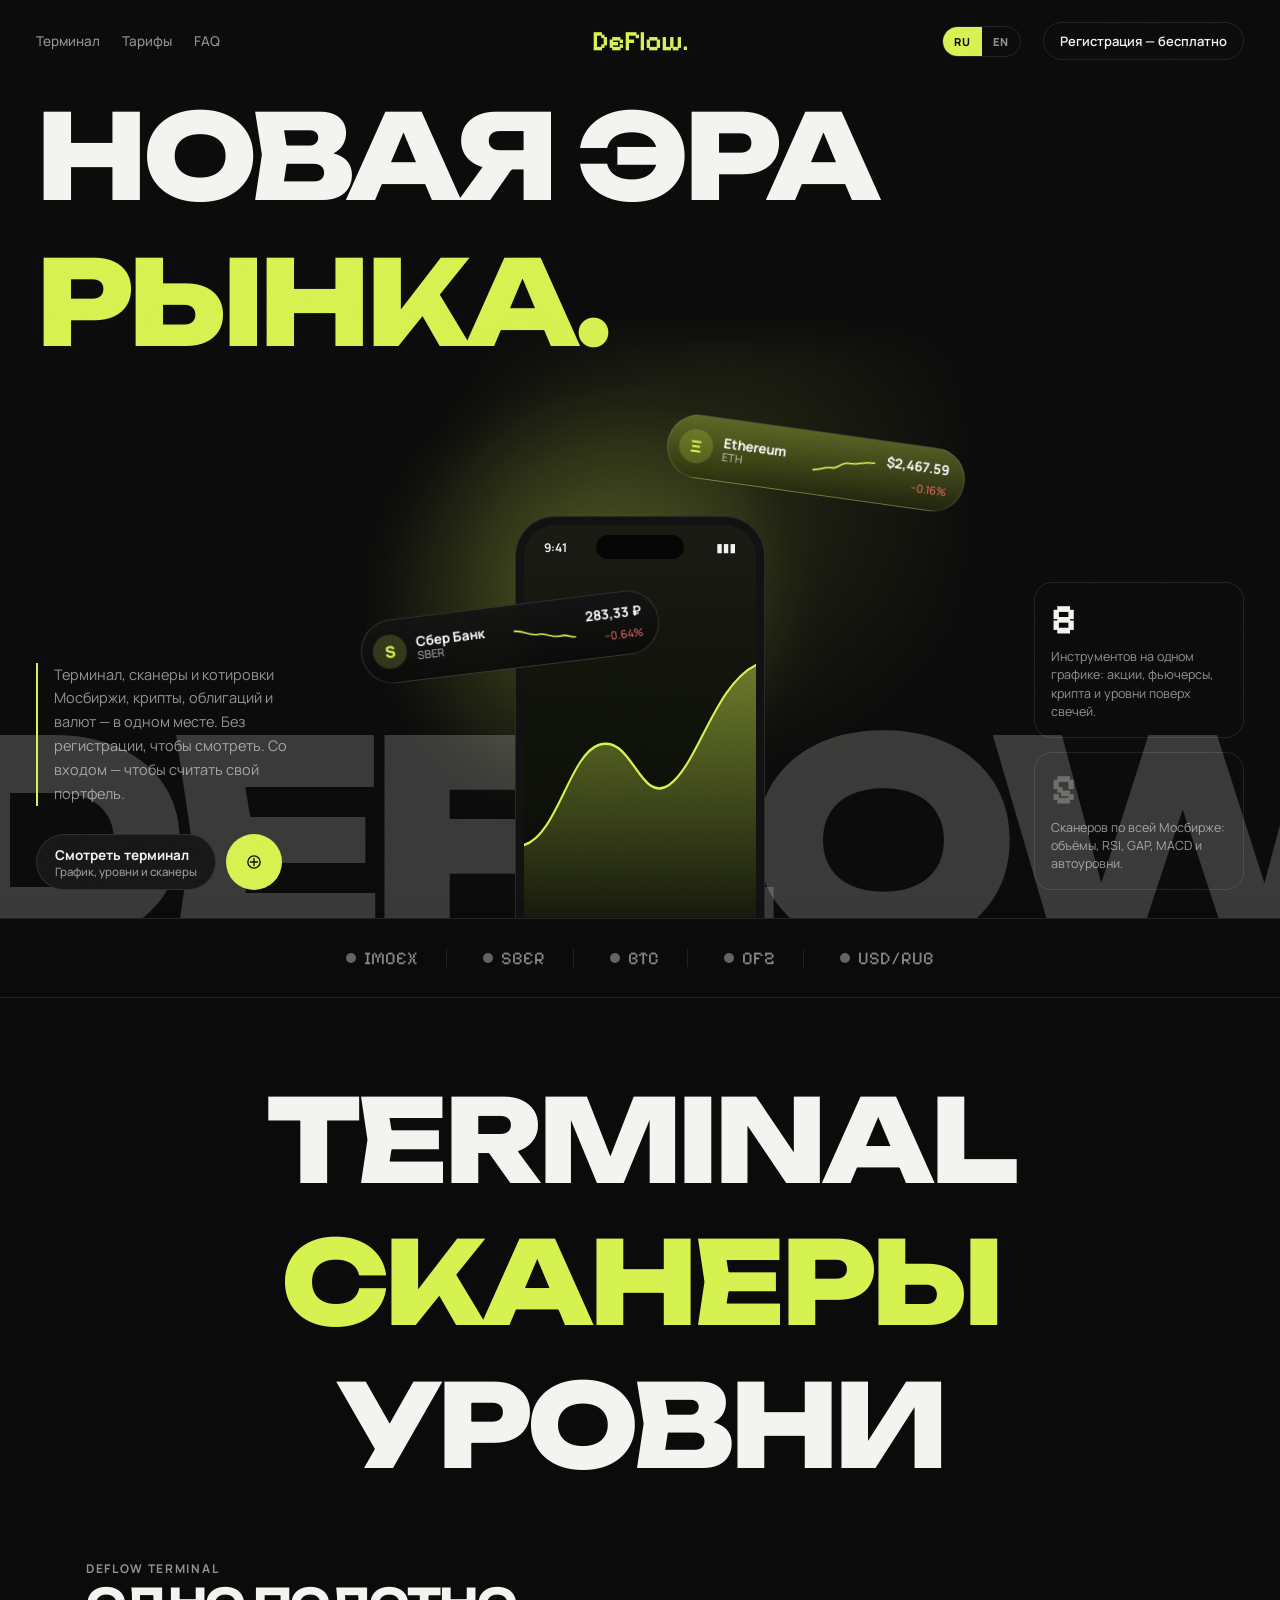
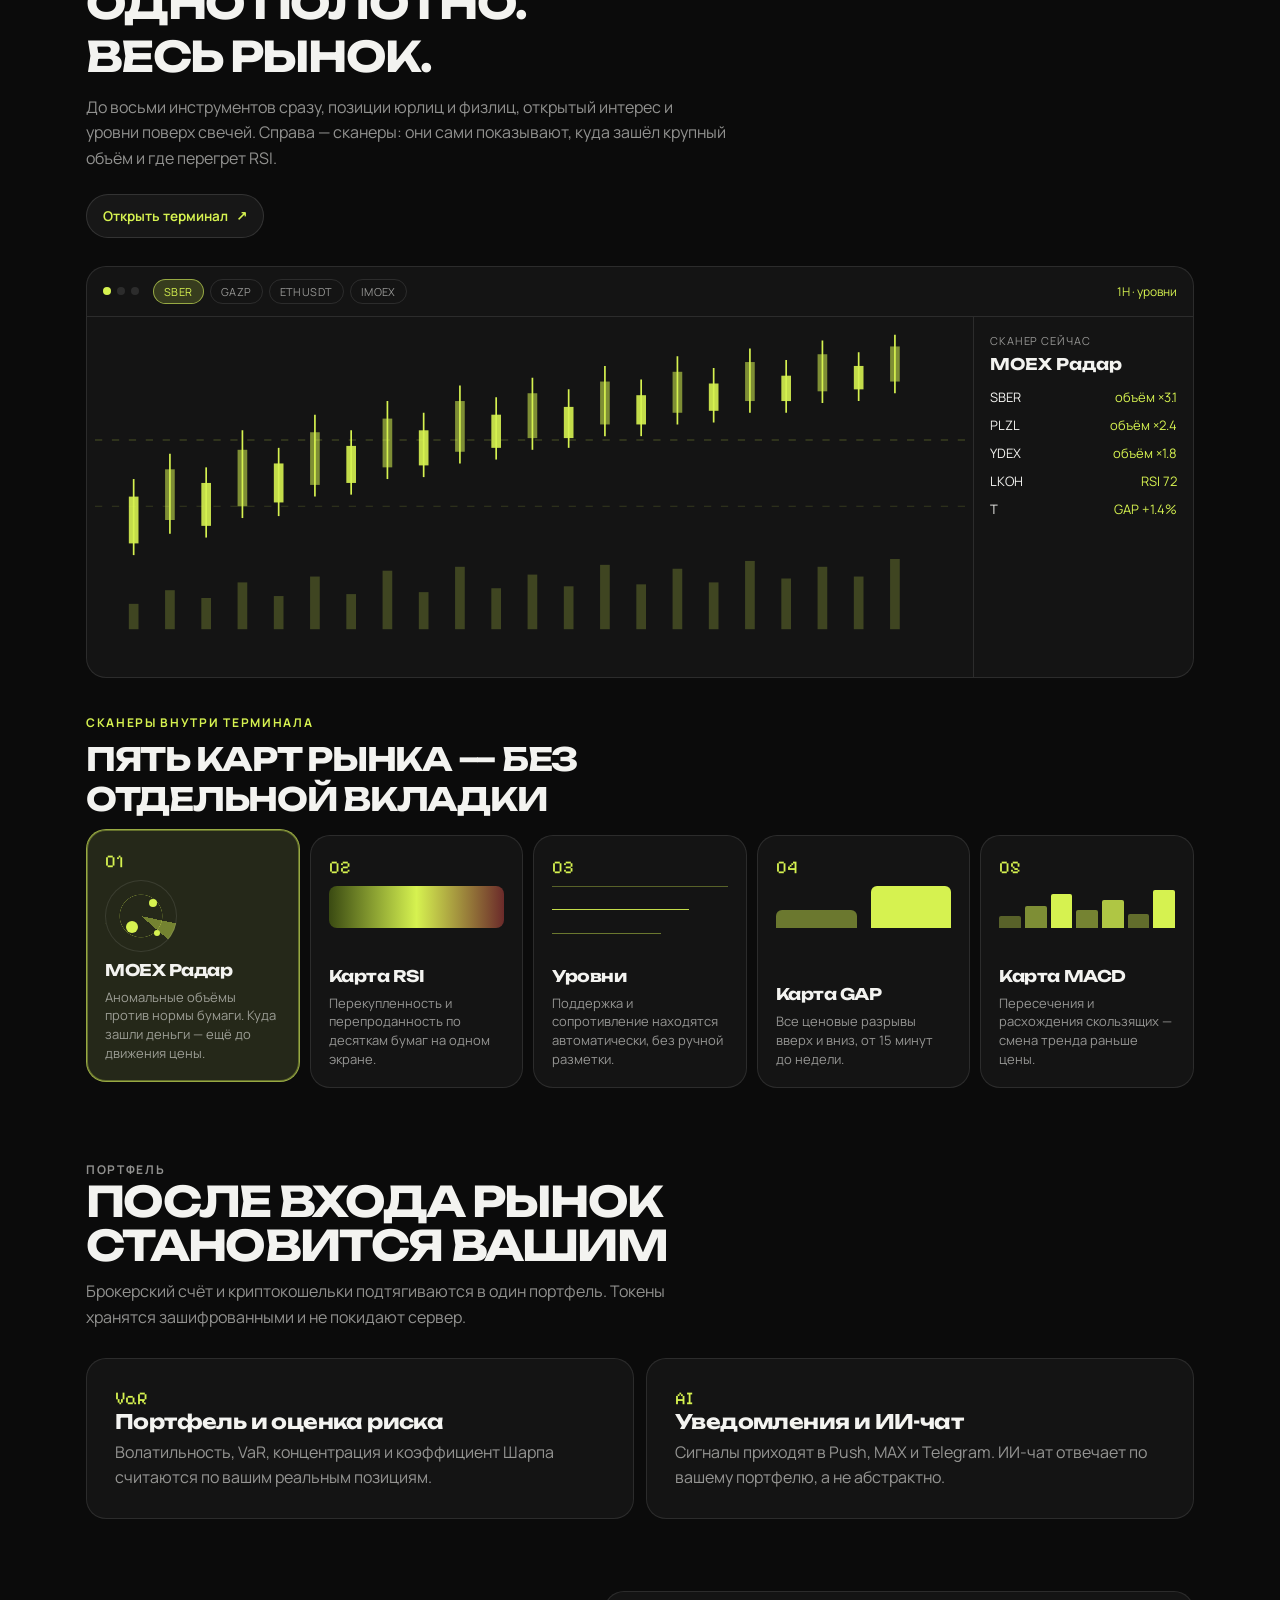
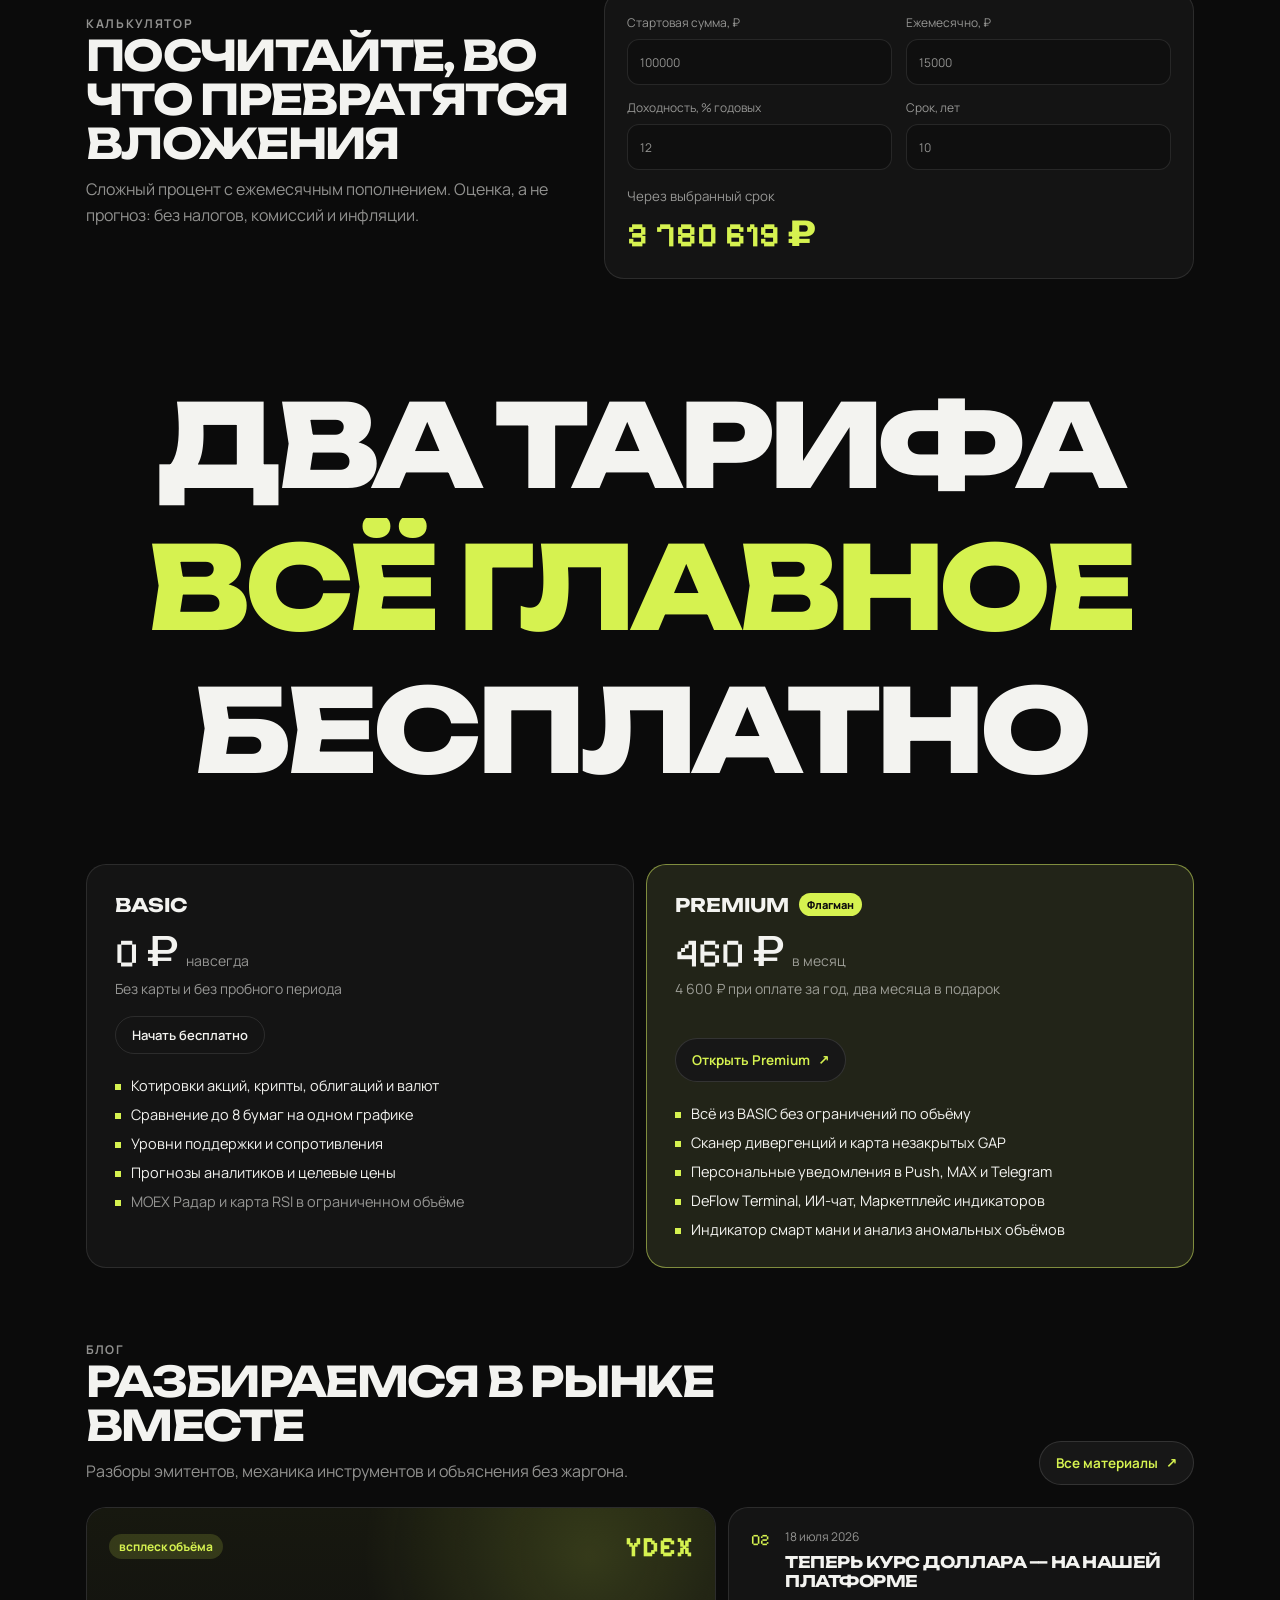
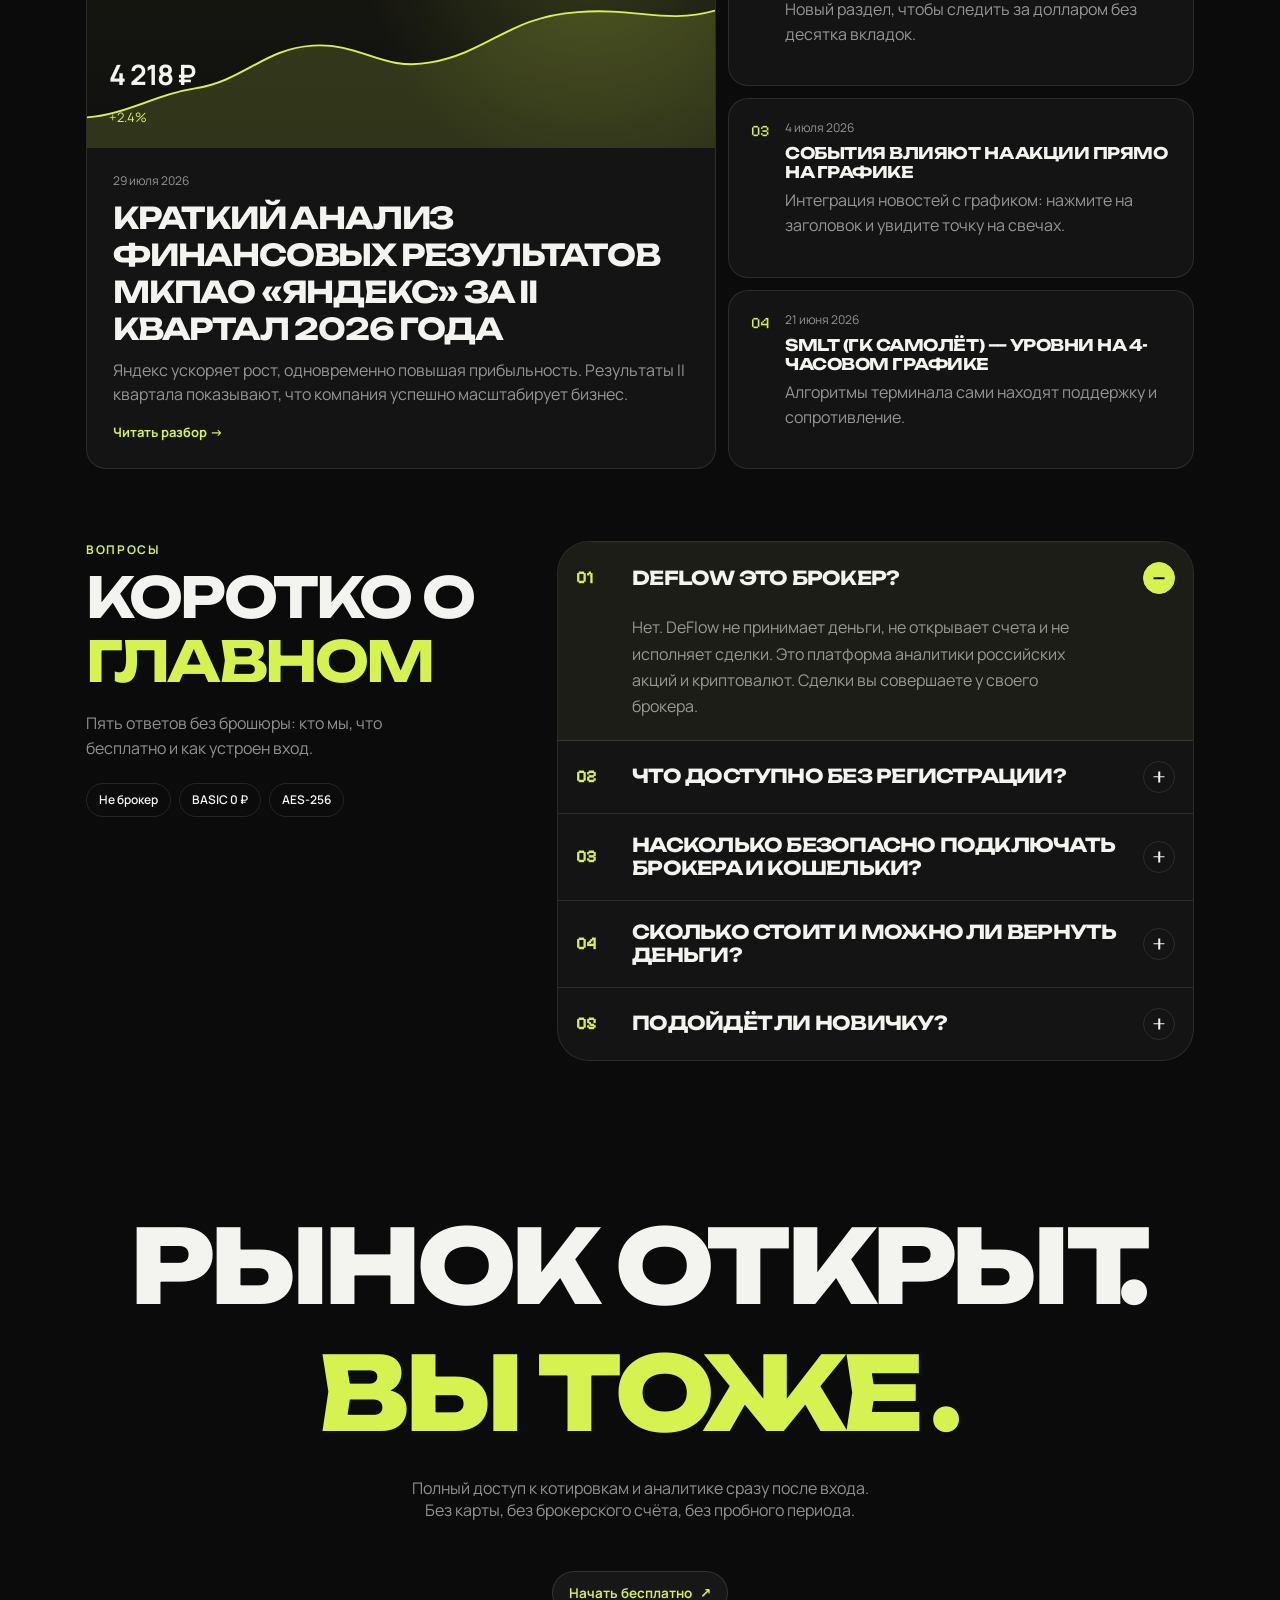
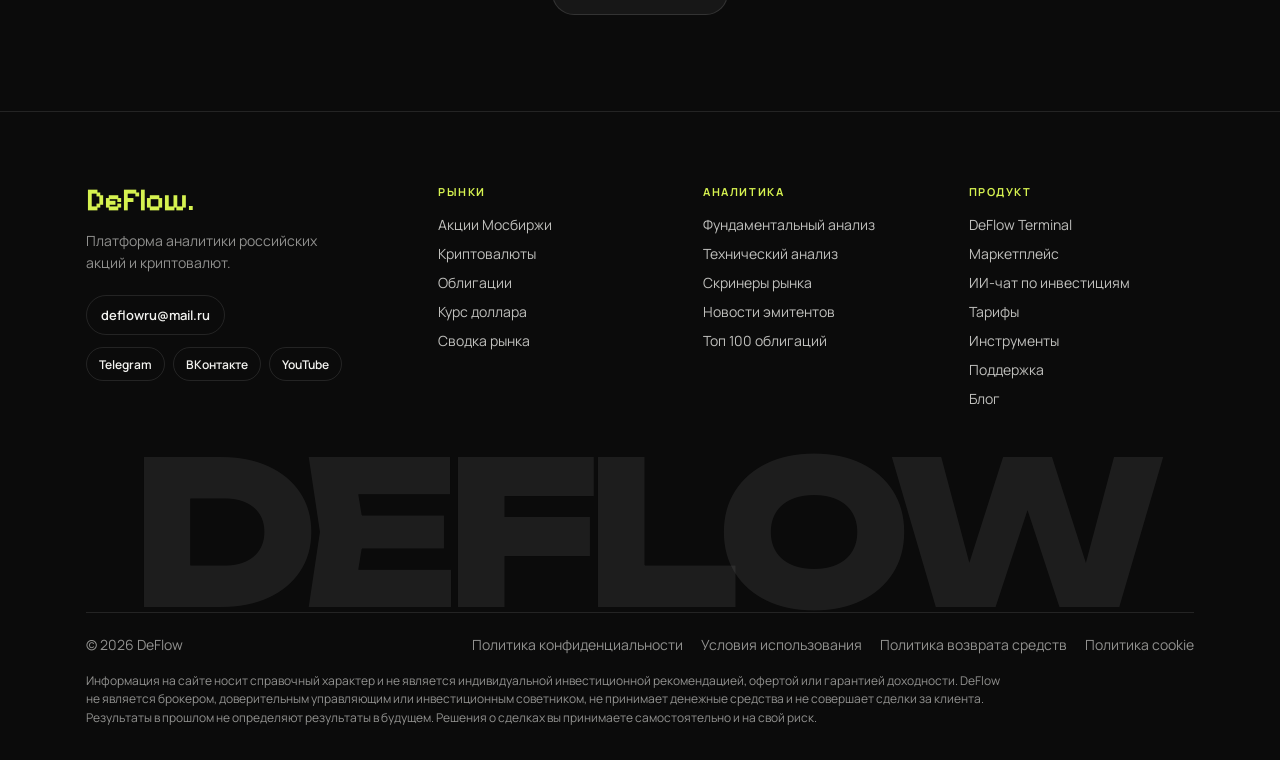
<file: index.html>
<!DOCTYPE html>
<html lang="ru">
<head>
  <meta charset="UTF-8" />
  <meta name="viewport" content="width=device-width, initial-scale=1, viewport-fit=cover" />
  <script>
    try {
      var v = sessionStorage.getItem("df-veil");
      if (v) {
        document.documentElement.classList.add("is-arrive");
        var p = JSON.parse(v);
        if (p && p.x != null) {
          document.documentElement.style.setProperty("--veil-x", p.x + "px");
          document.documentElement.style.setProperty("--veil-y", p.y + "px");
        }
      }
    } catch (e) {}
  </script>
  <style>
    html.is-arrive,html.is-leaving{background:#d6f250}
    html.is-arrive body{background:#0b0b0b}
    html.is-arrive .page-veil{visibility:visible;pointer-events:auto}
    html.is-arrive .page-veil-blob{animation:df-veil-out .72s cubic-bezier(.4,0,.2,1) both}
    @keyframes df-veil-out{from{transform:translate(-50%,-50%) scale(90);opacity:1}to{transform:translate(-50%,-50%) scale(0);opacity:0}}
  </style>
  <title data-i18n="meta.title">Котировки Мосбиржи, криптовалюты, облигации и валюты онлайн | DeFlow</title>
  <meta name="description" content="DeFlow — платформа аналитики российских акций и криптовалют. Котировки Мосбиржи, сканеры рынка, облигации и валюты онлайн." data-i18n-content="meta.desc" />
  <link rel="preconnect" href="https://fonts.googleapis.com" />
  <link rel="preconnect" href="https://fonts.gstatic.com" crossorigin />
  <link href="https://fonts.googleapis.com/css2?family=Manrope:wght@400;500;600;700&family=Pixelify+Sans:wght@400;500;600;700&family=Unbounded:wght@500;700;800;900&display=swap" rel="stylesheet" />
  <link rel="stylesheet" href="styles.css" />
</head>
<body>
  <div class="grain" aria-hidden="true"></div>
  <div class="page-veil" aria-hidden="true"><i class="page-veil-blob"></i><span>DeFlow.</span></div>

  <header class="site-header">
    <nav class="nav-left" aria-label="Основное меню" data-i18n-aria="nav.main">
      <a class="nav-link" href="#terminal" data-i18n="nav.terminal">Терминал</a>
      <a class="nav-link" href="#pricing" data-i18n="nav.pricing">Тарифы</a>
      <a class="nav-link" href="#faq" data-i18n="nav.faq">FAQ</a>
    </nav>

    <a class="logo" href="https://deflow.ru/">DeFlow.</a>

    <div class="nav-right">
      <div class="lang" data-lang-switch>
        <button type="button" data-lang="ru" class="is-on">RU</button>
        <button type="button" data-lang="en">EN</button>
      </div>
      <a class="btn-outline" href="login.html" data-i18n="nav.register">Регистрация — бесплатно</a>
      <button class="burger" type="button" aria-label="Меню" data-burger data-i18n-aria="nav.menu">
        <span></span><span></span>
      </button>
    </div>
  </header>

  <div class="mobile-menu" data-mobile-menu hidden>
    <a href="#terminal" data-i18n="nav.terminal">Терминал</a>
    <a href="#pricing" data-i18n="nav.pricing">Тарифы</a>
    <a href="#faq" data-i18n="nav.faq">FAQ</a>
    <a href="https://deflow.ru/blog" data-i18n="nav.blog">Блог</a>
    <a class="btn-outline" href="login.html" data-i18n="nav.register">Регистрация — бесплатно</a>
    <div class="lang" data-lang-switch>
      <button type="button" data-lang="ru" class="is-on">RU</button>
      <button type="button" data-lang="en">EN</button>
    </div>
  </div>

  <section class="hero">
    <h1 data-assemble data-i18n-html="hero.title">
      Новая эра<br />
      <span class="accent">рынка.</span>
    </h1>

    <div class="hero-stage" aria-hidden="true">
      <div class="hero-glow"></div>
      <div class="wordmark">DeFlow</div>
      <div class="phone">
        <div class="phone-bezel">
          <div class="phone-screen">
            <div class="island"></div>
            <div class="status"><span>9:41</span><span>▮▮▮</span></div>
            <svg class="phone-chart" viewBox="0 0 280 360" preserveAspectRatio="none">
              <defs>
                <linearGradient id="area" x1="0" y1="0" x2="0" y2="1">
                  <stop offset="0%" stop-color="#d6f250" stop-opacity="0.45"/>
                  <stop offset="100%" stop-color="#d6f250" stop-opacity="0"/>
                </linearGradient>
              </defs>
              <path d="M0 250 C40 240 55 160 90 150 C130 138 140 210 175 190 C210 170 230 90 280 70 L280 360 L0 360 Z" fill="url(#area)"/>
              <path class="chart-line" d="M0 250 C40 240 55 160 90 150 C130 138 140 210 175 190 C210 170 230 90 280 70" fill="none" stroke="#d6f250" stroke-width="2.4" stroke-linecap="round"/>
            </svg>
          </div>
        </div>
      </div>

      <article class="glass-card card-eth">
        <div class="card-icon">Ξ</div>
        <div class="card-meta"><strong>Ethereum</strong><span>ETH</span></div>
        <svg class="mini-spark" viewBox="0 0 72 28"><path d="M1 22 C12 21 14 16 22 17 C30 18 32 8 42 9 C52 10 58 4 71 5" fill="none" stroke="currentColor" stroke-width="1.8" stroke-linecap="round"/></svg>
        <div class="card-quote"><strong>$2,467.59</strong><span class="down">−0.16%</span></div>
      </article>

      <article class="glass-card card-sber">
        <div class="card-icon">S</div>
          <div class="card-meta"><strong data-i18n="card.sber">Сбер Банк</strong><span>SBER</span></div>
        <svg class="mini-spark" viewBox="0 0 72 28"><path d="M1 8 C14 9 18 16 28 15 C38 14 44 22 54 20 C62 18 66 24 71 23" fill="none" stroke="currentColor" stroke-width="1.8" stroke-linecap="round"/></svg>
        <div class="card-quote"><strong>283,33 ₽</strong><span class="down">−0.64%</span></div>
      </article>
    </div>

    <div class="hero-grid">
      <div class="hero-left" data-reveal>
        <p data-i18n="hero.lead">Терминал, сканеры и котировки Мосбиржи, крипты, облигаций и валют — в одном месте. Без регистрации, чтобы смотреть. Со входом — чтобы считать свой портфель.</p>
        <div class="hero-cta">
          <a class="btn-dark" href="#terminal">
            <span>
              <b data-i18n="hero.cta">Смотреть терминал</b>
              <small data-i18n="hero.ctaSub">График, уровни и сканеры</small>
            </span>
          </a>
          <a class="btn-lime" href="login.html" aria-label="Начать" data-i18n-aria="hero.start">
            <svg width="18" height="18" viewBox="0 0 24 24" fill="none" aria-hidden="true">
              <circle cx="12" cy="12" r="8.2" stroke="currentColor" stroke-width="1.8"/>
              <path d="M12 7.2v9.6M7.2 12h9.6" stroke="currentColor" stroke-width="1.8" stroke-linecap="round"/>
            </svg>
          </a>
        </div>
      </div>

      <div class="hero-stats" data-reveal>
        <article>
          <b class="pixel">8</b>
          <p data-i18n="hero.stat8">Инструментов на одном графике: акции, фьючерсы, крипта и уровни поверх свечей.</p>
        </article>
        <article>
          <b class="pixel muted">5</b>
          <p data-i18n="hero.stat5">Сканеров по всей Мосбирже: объёмы, RSI, GAP, MACD и автоуровни.</p>
        </article>
      </div>
    </div>
  </section>

  <section class="logos" aria-label="Рынки" data-i18n-aria="logos.label">
    <span><i></i> IMOEX</span>
    <span><i></i> SBER</span>
    <span><i></i> BTC</span>
    <span><i></i> OFZ</span>
    <span><i></i> USD/RUB</span>
  </section>

  <section class="banner" id="terminal">
    <h2 data-assemble data-i18n-html="term.banner">
      Terminal<br />
      <span class="accent">сканеры</span><br />
      уровни
    </h2>
  </section>

  <section class="section terminal-hero">
    <div class="section-copy" data-reveal>
      <p class="kicker" data-i18n="term.kicker">DeFlow Terminal</p>
      <h3 data-assemble data-i18n-html="term.title">Одно полотно.<br />Весь рынок.</h3>
      <p data-i18n="term.lead">До восьми инструментов сразу, позиции юрлиц и физлиц, открытый интерес и уровни поверх свечей. Справа — сканеры: они сами показывают, куда зашёл крупный объём и где перегрет RSI.</p>
      <a class="btn-start static" href="https://deflow.ru/terminal-preview"><span data-i18n="term.open">Открыть терминал</span> <span>↗</span></a>
    </div>

    <div class="workspace" data-reveal>
      <div class="ws-screen">
        <div class="tv-bar">
          <i></i><i></i><i></i>
          <div class="ws-chips">
            <span class="is-on">SBER</span>
            <span>GAZP</span>
            <span>ETHUSDT</span>
            <span>IMOEX</span>
          </div>
          <em data-i18n="term.levels">1H · уровни</em>
        </div>
        <div class="ws-body">
          <div class="ws-chart-wrap">
            <svg viewBox="0 0 720 320" class="tv-chart" preserveAspectRatio="none">
              <g class="candles" fill="currentColor">
                <rect x="28" y="176" width="8" height="48" opacity=".9"/><line x1="32" y1="158" x2="32" y2="236" stroke="currentColor" stroke-width="1.4"/>
                <rect x="58" y="148" width="8" height="52" opacity=".55"/><line x1="62" y1="132" x2="62" y2="214" stroke="currentColor" stroke-width="1.4"/>
                <rect x="88" y="162" width="8" height="44" opacity=".9"/><line x1="92" y1="146" x2="92" y2="218" stroke="currentColor" stroke-width="1.4"/>
                <rect x="118" y="128" width="8" height="58" opacity=".55"/><line x1="122" y1="108" x2="122" y2="198" stroke="currentColor" stroke-width="1.4"/>
                <rect x="148" y="142" width="8" height="40" opacity=".9"/><line x1="152" y1="126" x2="152" y2="196" stroke="currentColor" stroke-width="1.4"/>
                <rect x="178" y="110" width="8" height="54" opacity=".55"/><line x1="182" y1="92" x2="182" y2="176" stroke="currentColor" stroke-width="1.4"/>
                <rect x="208" y="124" width="8" height="38" opacity=".9"/><line x1="212" y1="108" x2="212" y2="174" stroke="currentColor" stroke-width="1.4"/>
                <rect x="238" y="96" width="8" height="50" opacity=".55"/><line x1="242" y1="78" x2="242" y2="158" stroke="currentColor" stroke-width="1.4"/>
                <rect x="268" y="108" width="8" height="36" opacity=".9"/><line x1="272" y1="90" x2="272" y2="156" stroke="currentColor" stroke-width="1.4"/>
                <rect x="298" y="78" width="8" height="52" opacity=".55"/><line x1="302" y1="62" x2="302" y2="142" stroke="currentColor" stroke-width="1.4"/>
                <rect x="328" y="92" width="8" height="34" opacity=".9"/><line x1="332" y1="74" x2="332" y2="138" stroke="currentColor" stroke-width="1.4"/>
                <rect x="358" y="70" width="8" height="46" opacity=".55"/><line x1="362" y1="54" x2="362" y2="128" stroke="currentColor" stroke-width="1.4"/>
                <rect x="388" y="84" width="8" height="32" opacity=".9"/><line x1="392" y1="66" x2="392" y2="126" stroke="currentColor" stroke-width="1.4"/>
                <rect x="418" y="58" width="8" height="44" opacity=".55"/><line x1="422" y1="42" x2="422" y2="114" stroke="currentColor" stroke-width="1.4"/>
                <rect x="448" y="72" width="8" height="30" opacity=".9"/><line x1="452" y1="56" x2="452" y2="114" stroke="currentColor" stroke-width="1.4"/>
                <rect x="478" y="48" width="8" height="42" opacity=".55"/><line x1="482" y1="32" x2="482" y2="102" stroke="currentColor" stroke-width="1.4"/>
                <rect x="508" y="60" width="8" height="28" opacity=".9"/><line x1="512" y1="44" x2="512" y2="100" stroke="currentColor" stroke-width="1.4"/>
                <rect x="538" y="38" width="8" height="40" opacity=".55"/><line x1="542" y1="24" x2="542" y2="90" stroke="currentColor" stroke-width="1.4"/>
                <rect x="568" y="52" width="8" height="26" opacity=".9"/><line x1="572" y1="36" x2="572" y2="90" stroke="currentColor" stroke-width="1.4"/>
                <rect x="598" y="30" width="8" height="38" opacity=".55"/><line x1="602" y1="16" x2="602" y2="80" stroke="currentColor" stroke-width="1.4"/>
                <rect x="628" y="42" width="8" height="24" opacity=".9"/><line x1="632" y1="28" x2="632" y2="78" stroke="currentColor" stroke-width="1.4"/>
                <rect x="658" y="22" width="8" height="36" opacity=".55"/><line x1="662" y1="10" x2="662" y2="70" stroke="currentColor" stroke-width="1.4"/>
              </g>
              <line x1="0" y1="118" x2="720" y2="118" stroke="currentColor" stroke-opacity=".28" stroke-dasharray="6 8"/>
              <line x1="0" y1="186" x2="720" y2="186" stroke="currentColor" stroke-opacity=".16" stroke-dasharray="6 8"/>
              <g class="volume" fill="currentColor" opacity=".22">
                <rect x="28" y="286" width="8" height="26"/><rect x="58" y="272" width="8" height="40"/><rect x="88" y="280" width="8" height="32"/>
                <rect x="118" y="264" width="8" height="48"/><rect x="148" y="278" width="8" height="34"/><rect x="178" y="258" width="8" height="54"/>
                <rect x="208" y="276" width="8" height="36"/><rect x="238" y="252" width="8" height="60"/><rect x="268" y="274" width="8" height="38"/>
                <rect x="298" y="248" width="8" height="64"/><rect x="328" y="270" width="8" height="42"/><rect x="358" y="256" width="8" height="56"/>
                <rect x="388" y="268" width="8" height="44"/><rect x="418" y="246" width="8" height="66"/><rect x="448" y="266" width="8" height="46"/>
                <rect x="478" y="250" width="8" height="62"/><rect x="508" y="264" width="8" height="48"/><rect x="538" y="242" width="8" height="70"/>
                <rect x="568" y="260" width="8" height="52"/><rect x="598" y="248" width="8" height="64"/><rect x="628" y="258" width="8" height="54"/>
                <rect x="658" y="240" width="8" height="72"/>
              </g>
            </svg>
          </div>
          <aside class="ws-tape" data-tape>
            <p data-i18n="tape.now">Сканер сейчас</p>
            <b data-tape-name>MOEX Радар</b>
            <ul data-tape-list>
              <li><span>SBER</span><em>объём ×3.1</em></li>
              <li><span>PLZL</span><em>объём ×2.4</em></li>
              <li><span>YDEX</span><em>объём ×1.8</em></li>
              <li><span>LKOH</span><em>RSI 72</em></li>
              <li><span>T</span><em>GAP +1.4%</em></li>
            </ul>
          </aside>
        </div>
      </div>
    </div>

    <div class="scan-head" data-reveal>
      <p class="kicker" data-i18n="scan.kicker">Сканеры внутри терминала</p>
      <h3 data-i18n="scan.title">Пять карт рынка — без отдельной вкладки</h3>
    </div>

    <div class="scan-grid" data-scans>
      <a class="scan-card is-on" href="https://deflow.ru/stocks/technical-analysis" data-reveal data-scan="radar">
        <span class="pixel num">01</span>
        <div class="scan-visual radar" aria-hidden="true"><span></span><span></span><span></span></div>
        <h4 data-i18n="scan.radar.title">MOEX Радар</h4>
        <p data-i18n="scan.radar.p">Аномальные объёмы против нормы бумаги. Куда зашли деньги — ещё до движения цены.</p>
      </a>
      <a class="scan-card" href="https://deflow.ru/stocks/technical-analysis" data-reveal data-scan="rsi">
        <span class="pixel num">02</span>
        <div class="scan-visual heat" aria-hidden="true"></div>
        <h4 data-i18n="scan.rsi.title">Карта RSI</h4>
        <p data-i18n="scan.rsi.p">Перекупленность и перепроданность по десяткам бумаг на одном экране.</p>
      </a>
      <a class="scan-card" href="https://deflow.ru/stocks/technical-analysis" data-reveal data-scan="levels">
        <span class="pixel num">03</span>
        <div class="scan-visual levels" aria-hidden="true"><i></i><i></i><i></i></div>
        <h4 data-i18n="scan.levels.title">Уровни</h4>
        <p data-i18n="scan.levels.p">Поддержка и сопротивление находятся автоматически, без ручной разметки.</p>
      </a>
      <a class="scan-card" href="https://deflow.ru/stocks/technical-analysis" data-reveal data-scan="gap">
        <span class="pixel num">04</span>
        <div class="scan-visual gap" aria-hidden="true"><i></i><i></i></div>
        <h4 data-i18n="scan.gap.title">Карта GAP</h4>
        <p data-i18n="scan.gap.p">Все ценовые разрывы вверх и вниз, от 15 минут до недели.</p>
      </a>
      <a class="scan-card" href="https://deflow.ru/stocks/technical-analysis" data-reveal data-scan="macd">
        <span class="pixel num">05</span>
        <div class="scan-visual macd" aria-hidden="true"><i></i><i></i><i></i><i></i><i></i><i></i><i></i></div>
        <h4 data-i18n="scan.macd.title">Карта MACD</h4>
        <p data-i18n="scan.macd.p">Пересечения и расхождения скользящих — смена тренда раньше цены.</p>
      </a>
    </div>
  </section>

  <section class="section after">
    <div class="section-copy" data-reveal>
      <p class="kicker" data-i18n="port.kicker">Портфель</p>
      <h3 data-i18n="port.title">После входа рынок становится вашим</h3>
      <p data-i18n="port.lead">Брокерский счёт и криптокошельки подтягиваются в один портфель. Токены хранятся зашифрованными и не покидают сервер.</p>
    </div>
    <div class="split">
      <article data-reveal>
        <span class="pixel num">VaR</span>
        <h4 data-i18n="port.var.title">Портфель и оценка риска</h4>
        <p data-i18n="port.var.p">Волатильность, VaR, концентрация и коэффициент Шарпа считаются по вашим реальным позициям.</p>
      </article>
      <article data-reveal>
        <span class="pixel num">AI</span>
        <h4 data-i18n="port.ai.title">Уведомления и ИИ-чат</h4>
        <p data-i18n="port.ai.p">Сигналы приходят в Push, MAX и Telegram. ИИ-чат отвечает по вашему портфелю, а не абстрактно.</p>
      </article>
    </div>
  </section>

  <section class="section calc">
    <div class="section-copy" data-reveal>
      <p class="kicker" data-i18n="calc.kicker">Калькулятор</p>
      <h3 data-i18n="calc.title">Посчитайте, во что превратятся вложения</h3>
      <p data-i18n="calc.lead">Сложный процент с ежемесячным пополнением. Оценка, а не прогноз: без налогов, комиссий и инфляции.</p>
    </div>
    <form class="calc-card" data-calc data-reveal>
      <label><span data-i18n="calc.principal">Стартовая сумма, ₽</span>
        <input type="number" name="principal" value="100000" min="0" />
      </label>
      <label><span data-i18n="calc.monthly">Ежемесячно, ₽</span>
        <input type="number" name="monthly" value="15000" min="0" />
      </label>
      <label><span data-i18n="calc.rate">Доходность, % годовых</span>
        <input type="number" name="rate" value="12" min="0" step="0.1" />
      </label>
      <label><span data-i18n="calc.years">Срок, лет</span>
        <input type="number" name="years" value="10" min="1" max="40" />
      </label>
      <div class="calc-result">
        <small data-i18n="calc.result">Через выбранный срок</small>
        <strong data-calc-out>4 320 000 ₽</strong>
      </div>
    </form>
  </section>

  <section class="banner">
    <h2 data-assemble data-i18n-html="price.banner">
      Два тарифа<br />
      <span class="accent">всё главное</span><br />
      бесплатно
    </h2>
  </section>

  <section class="section pricing" id="pricing">
    <div class="plans">
      <article class="plan" data-reveal>
        <h3>Basic</h3>
        <p class="price pixel">0 ₽ <span data-i18n="plan.forever">навсегда</span></p>
        <p class="plan-note" data-i18n="plan.basic.note">Без карты и без пробного периода</p>
        <a class="btn-outline" href="login.html" data-i18n="plan.basic.cta">Начать бесплатно</a>
        <ul>
          <li data-i18n="plan.b1">Котировки акций, крипты, облигаций и валют</li>
          <li data-i18n="plan.b2">Сравнение до 8 бумаг на одном графике</li>
          <li data-i18n="plan.b3">Уровни поддержки и сопротивления</li>
          <li data-i18n="plan.b4">Прогнозы аналитиков и целевые цены</li>
          <li class="muted" data-i18n="plan.b5">MOEX Радар и карта RSI в ограниченном объёме</li>
        </ul>
      </article>
      <article class="plan featured" data-reveal>
        <div class="plan-top">
          <h3>Premium</h3>
          <span class="badge" data-i18n="plan.badge">Флагман</span>
        </div>
        <p class="price pixel">460 ₽ <span data-i18n="plan.month">в месяц</span></p>
        <p class="plan-note" data-i18n="plan.prem.note">4 600 ₽ при оплате за год, два месяца в подарок</p>
        <a class="btn-start static" href="https://deflow.ru/tariffs"><span data-i18n="plan.prem.cta">Открыть Premium</span> <span>↗</span></a>
        <ul>
          <li data-i18n="plan.p1">Всё из BASIC без ограничений по объёму</li>
          <li data-i18n="plan.p2">Сканер дивергенций и карта незакрытых GAP</li>
          <li data-i18n="plan.p3">Персональные уведомления в Push, MAX и Telegram</li>
          <li data-i18n="plan.p4">DeFlow Terminal, ИИ-чат, Маркетплейс индикаторов</li>
          <li data-i18n="plan.p5">Индикатор смарт мани и анализ аномальных объёмов</li>
        </ul>
      </article>
    </div>
  </section>

  <section class="section journal" id="blog">
    <div class="journal-head" data-reveal>
      <div class="section-copy">
        <p class="kicker" data-i18n="journal.kicker">Блог</p>
        <h3 data-i18n="journal.title">Разбираемся в рынке вместе</h3>
        <p data-i18n="journal.lead">Разборы эмитентов, механика инструментов и объяснения без жаргона.</p>
      </div>
      <a class="btn-start static" href="https://deflow.ru/blog"><span data-i18n="journal.all">Все материалы</span> <span>↗</span></a>
    </div>

    <div class="journal-board">
      <a class="journal-feature" href="https://deflow.ru/blog/kratkiy-analiz-finansovykh-rezultatov-mkpao-yandeks-za-ii" data-reveal>
        <div class="journal-visual" aria-hidden="true">
          <div class="journal-visual-top">
            <span class="chip" data-i18n="journal.f.chip">всплеск объёма</span>
            <b class="pixel">YDEX</b>
          </div>
          <svg class="journal-chart" viewBox="0 0 640 220" preserveAspectRatio="none">
            <path d="M0 180 C40 176 70 150 110 142 C160 132 180 90 230 86 C280 82 300 120 350 108 C410 94 430 48 500 42 C560 36 590 58 640 40 V220 H0 Z" fill="currentColor" opacity=".16"/>
            <path d="M0 180 C40 176 70 150 110 142 C160 132 180 90 230 86 C280 82 300 120 350 108 C410 94 430 48 500 42 C560 36 590 58 640 40" fill="none" stroke="currentColor" stroke-width="2.4"/>
          </svg>
          <div class="journal-quote">
            <strong>4 218 ₽</strong>
            <span class="up">+2.4%</span>
          </div>
        </div>
        <div class="journal-copy">
          <time data-i18n="journal.f.time">29 июля 2026</time>
          <h4 data-i18n="journal.f.title">Краткий анализ финансовых результатов МКПАО «Яндекс» за II квартал 2026 года</h4>
          <p data-i18n="journal.f.p">Яндекс ускоряет рост, одновременно повышая прибыльность. Результаты II квартала показывают, что компания успешно масштабирует бизнес.</p>
          <span class="journal-go" data-i18n="journal.f.go">Читать разбор →</span>
        </div>
      </a>

      <div class="journal-feed">
        <a href="https://deflow.ru/blog/teper-kurs-dollara-na-nashey-platforme" data-reveal>
          <span class="pixel num">02</span>
          <div>
            <time data-i18n="journal.1.time">18 июля 2026</time>
            <h4 data-i18n="journal.1.title">Теперь курс доллара — на нашей платформе</h4>
            <p data-i18n="journal.1.p">Новый раздел, чтобы следить за долларом без десятка вкладок.</p>
          </div>
        </a>
        <a href="https://deflow.ru/blog/novost-teper-vy-mozhete-videt-kak-sobytiya-vliyayut-na-ak" data-reveal>
          <span class="pixel num">03</span>
          <div>
            <time data-i18n="journal.2.time">4 июля 2026</time>
            <h4 data-i18n="journal.2.title">События влияют на акции прямо на графике</h4>
            <p data-i18n="journal.2.p">Интеграция новостей с графиком: нажмите на заголовок и увидите точку на свечах.</p>
          </div>
        </a>
        <a href="https://deflow.ru/blog/smlt-gk-samolet-urovni-na-4-chasovom-grafike" data-reveal>
          <span class="pixel num">04</span>
          <div>
            <time data-i18n="journal.3.time">21 июня 2026</time>
            <h4 data-i18n="journal.3.title">SMLT (ГК Самолёт) — уровни на 4-часовом графике</h4>
            <p data-i18n="journal.3.p">Алгоритмы терминала сами находят поддержку и сопротивление.</p>
          </div>
        </a>
      </div>
    </div>
  </section>

  <section class="section faq" id="faq">
    <div class="faq-board">
      <div class="faq-intro" data-reveal>
        <p class="kicker" data-i18n="faq.kicker">Вопросы</p>
        <h3 data-assemble data-i18n-html="faq.title">Коротко о<br /><span class="accent">главном</span></h3>
        <p data-i18n="faq.lead">Пять ответов без брошюры: кто мы, что бесплатно и как устроен вход.</p>
        <div class="faq-pills">
          <span data-i18n="faq.pill1">Не брокер</span>
          <span data-i18n="faq.pill2">BASIC 0 ₽</span>
          <span>AES-256</span>
        </div>
      </div>
      <div class="faq-list">
        <details open data-reveal>
          <summary>
            <span class="pixel num">01</span>
            <span data-i18n="faq.1.q">DeFlow это брокер?</span>
            <i aria-hidden="true"></i>
          </summary>
          <p data-i18n="faq.1.a">Нет. DeFlow не принимает деньги, не открывает счета и не исполняет сделки. Это платформа аналитики российских акций и криптовалют. Сделки вы совершаете у своего брокера.</p>
        </details>
        <details data-reveal>
          <summary>
            <span class="pixel num">02</span>
            <span data-i18n="faq.2.q">Что доступно без регистрации?</span>
            <i aria-hidden="true"></i>
          </summary>
          <p data-i18n="faq.2.a">Котировки и карточки всех акций Мосбиржи, топ 100 криптовалют, скринер облигаций, курсы валют, фундаментальный и технический анализ, новости эмитентов и блог. Вход нужен для портфеля, уведомлений и премиальных сканеров.</p>
        </details>
        <details data-reveal>
          <summary>
            <span class="pixel num">03</span>
            <span data-i18n="faq.3.q">Насколько безопасно подключать брокера и кошельки?</span>
            <i aria-hidden="true"></i>
          </summary>
          <p data-i18n="faq.3.a">Токены доступа шифруются в базе алгоритмом AES-256-GCM и не покидают сервер. Наружу отдаются только маскированные данные. Вход идёт через VK ID и Яндекс ID, отдельного пароля в DeFlow нет.</p>
        </details>
        <details data-reveal>
          <summary>
            <span class="pixel num">04</span>
            <span data-i18n="faq.4.q">Сколько стоит и можно ли вернуть деньги?</span>
            <i aria-hidden="true"></i>
          </summary>
          <p data-i18n-html="faq.4.a">BASIC бесплатен без ограничения по времени. PREMIUM стоит 460 ₽ в месяц или 4 600 ₽ в год. Условия возврата описаны в <a href="https://deflow.ru/refund">политике возврата средств</a>.</p>
        </details>
        <details data-reveal>
          <summary>
            <span class="pixel num">05</span>
            <span data-i18n="faq.5.q">Подойдёт ли новичку?</span>
            <i aria-hidden="true"></i>
          </summary>
          <p data-i18n-html="faq.5.a">Да. Каждый сканер открывается с объяснением, как читать сигнал, а в разделе <a href="https://deflow.ru/pioneer">Первооткрыватель</a> собран маршрут от выбора брокера до первой сделки.</p>
        </details>
      </div>
    </div>
  </section>

  <section class="cta">
    <h2 data-assemble data-i18n-html="cta.title">
      Рынок открыт<span class="end-dot">.</span><br />
      <span class="accent">Вы тоже<span class="end-dot">.</span></span>
    </h2>
    <p data-reveal data-i18n="cta.p">Полный доступ к котировкам и аналитике сразу после входа. Без карты, без брокерского счёта, без пробного периода.</p>
    <a class="btn-start static" href="login.html"><span data-i18n="cta.btn">Начать бесплатно</span> <span>↗</span></a>
  </section>

  <footer class="footer">
    <div class="footer-inner">
      <div class="footer-top">
        <div class="footer-brand">
          <a class="logo" href="https://deflow.ru/">DeFlow.</a>
          <p data-i18n="foot.tag">Платформа аналитики российских акций и криптовалют.</p>
          <a class="footer-mail" href="mailto:deflowru@mail.ru">deflowru@mail.ru</a>
          <nav class="footer-social" aria-label="Social">
            <a href="https://t.me/deflowmedia">Telegram</a>
            <a href="https://vk.com/deflowmedia" data-i18n="foot.vk">ВКонтакте</a>
            <a href="https://youtube.com/deflowru">YouTube</a>
          </nav>
        </div>
        <nav class="footer-cols" aria-label="DeFlow">
          <div>
            <h4 data-i18n="foot.markets">Рынки</h4>
            <ul>
              <li><a href="https://deflow.ru/stocks" data-i18n="foot.stocks">Акции Мосбиржи</a></li>
              <li><a href="https://deflow.ru/cryptocurrencies" data-i18n="foot.crypto">Криптовалюты</a></li>
              <li><a href="https://deflow.ru/bonds" data-i18n="foot.bonds">Облигации</a></li>
              <li><a href="https://deflow.ru/currency/usd" data-i18n="foot.usd">Курс доллара</a></li>
              <li><a href="https://deflow.ru/market" data-i18n="foot.summary">Сводка рынка</a></li>
            </ul>
          </div>
          <div>
            <h4 data-i18n="foot.analytics">Аналитика</h4>
            <ul>
              <li><a href="https://deflow.ru/stocks/fundamental" data-i18n="foot.fa">Фундаментальный анализ</a></li>
              <li><a href="https://deflow.ru/stocks/technical-analysis" data-i18n="foot.ta">Технический анализ</a></li>
              <li><a href="https://deflow.ru/market/screeners" data-i18n="foot.screeners">Скринеры рынка</a></li>
              <li><a href="https://deflow.ru/stocks/news" data-i18n="foot.news">Новости эмитентов</a></li>
              <li><a href="https://deflow.ru/market/top100bonds" data-i18n="foot.top100">Топ 100 облигаций</a></li>
            </ul>
          </div>
          <div>
            <h4 data-i18n="foot.product">Продукт</h4>
            <ul>
              <li><a href="https://deflow.ru/terminal-preview">DeFlow Terminal</a></li>
              <li><a href="https://deflow.ru/marketplace-preview" data-i18n="foot.market">Маркетплейс</a></li>
              <li><a href="https://deflow.ru/ai-invest-chat" data-i18n="foot.ai">ИИ-чат по инвестициям</a></li>
              <li><a href="https://deflow.ru/tariffs" data-i18n="nav.pricing">Тарифы</a></li>
              <li><a href="https://deflow.ru/app/club" data-i18n="foot.tools">Инструменты</a></li>
              <li><a href="https://deflow.ru/support" data-i18n="foot.support">Поддержка</a></li>
              <li><a href="https://deflow.ru/blog" data-i18n="nav.blog">Блог</a></li>
            </ul>
          </div>
        </nav>
      </div>
      <div class="footer-wordmark" aria-hidden="true">DeFlow</div>
      <div class="footer-bottom">
        <span>© 2026 DeFlow</span>
        <div class="legal">
          <a href="https://deflow.ru/privacy" data-i18n="foot.privacy">Политика конфиденциальности</a>
          <a href="https://deflow.ru/terms" data-i18n="foot.terms">Условия использования</a>
          <a href="https://deflow.ru/refund" data-i18n="foot.refund">Политика возврата средств</a>
          <a href="https://deflow.ru/cookies" data-i18n="foot.cookies">Политика cookie</a>
        </div>
      </div>
      <p class="disclaimer" data-i18n="foot.disc">Информация на сайте носит справочный характер и не является индивидуальной инвестиционной рекомендацией, офертой или гарантией доходности. DeFlow не является брокером, доверительным управляющим или инвестиционным советником, не принимает денежные средства и не совершает сделки за клиента. Результаты в прошлом не определяют результаты в будущем. Решения о сделках вы принимаете самостоятельно и на свой риск.</p>
    </div>
  </footer>

  <script src="app.js"></script>
</body>
</html>
</file>
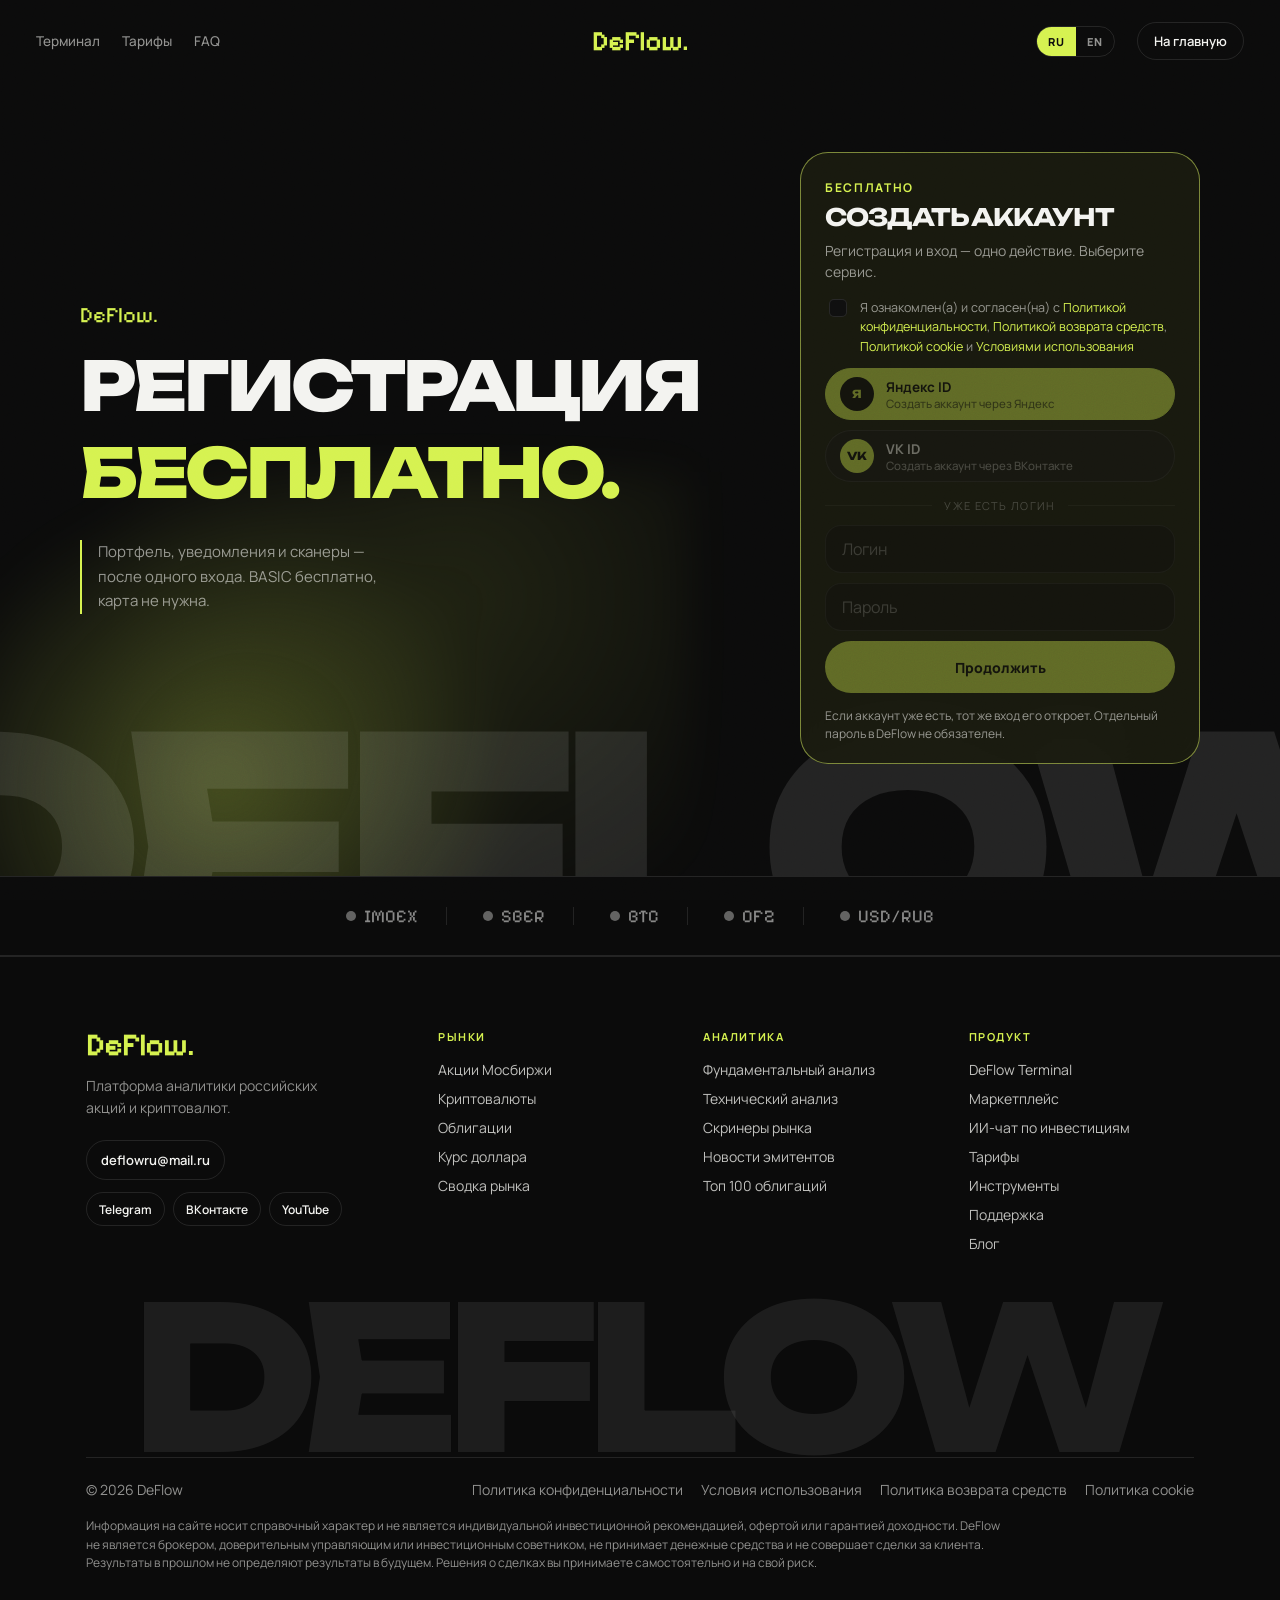
<file: login.html>
<!DOCTYPE html>
<html lang="ru">
<head>
  <meta charset="UTF-8" />
  <meta name="viewport" content="width=device-width, initial-scale=1, viewport-fit=cover" />
  <script>
    try {
      var v = sessionStorage.getItem("df-veil");
      if (v) {
        document.documentElement.classList.add("is-arrive");
        var p = JSON.parse(v);
        if (p && p.x != null) {
          document.documentElement.style.setProperty("--veil-x", p.x + "px");
          document.documentElement.style.setProperty("--veil-y", p.y + "px");
        }
      }
    } catch (e) {}
  </script>
  <style>
    html.is-arrive,html.is-leaving{background:#d6f250}
    html.is-arrive body{background:#0b0b0b}
    html.is-arrive .page-veil{visibility:visible;pointer-events:auto}
    html.is-arrive .page-veil-blob{animation:df-veil-out .72s cubic-bezier(.4,0,.2,1) both}
    @keyframes df-veil-out{from{transform:translate(-50%,-50%) scale(90);opacity:1}to{transform:translate(-50%,-50%) scale(0);opacity:0}}
  </style>
  <title data-i18n="login.meta">Регистрация в DeFlow — бесплатно, VK ID и Яндекс ID</title>
  <meta name="description" content="DeFlow — платформа аналитики российских акций и криптовалют. Вход через VK ID и Яндекс ID." data-i18n-content="meta.desc" />
  <link rel="preconnect" href="https://fonts.googleapis.com" />
  <link rel="preconnect" href="https://fonts.gstatic.com" crossorigin />
  <link href="https://fonts.googleapis.com/css2?family=Manrope:wght@400;500;600;700&family=Pixelify+Sans:wght@400;500;600;700&family=Unbounded:wght@500;700;800;900&display=swap" rel="stylesheet" />
  <link rel="stylesheet" href="styles.css" />
</head>
<body class="page-login">
  <div class="grain" aria-hidden="true"></div>
  <div class="page-veil" aria-hidden="true"><i class="page-veil-blob"></i><span>DeFlow.</span></div>

  <header class="site-header">
    <nav class="nav-left" aria-label="Основное меню" data-i18n-aria="nav.main">
      <a class="nav-link" href="index.html#terminal" data-i18n="nav.terminal">Терминал</a>
      <a class="nav-link" href="index.html#pricing" data-i18n="nav.pricing">Тарифы</a>
      <a class="nav-link" href="index.html#faq" data-i18n="nav.faq">FAQ</a>
    </nav>

    <a class="logo" href="index.html">DeFlow.</a>

    <div class="nav-right">
      <div class="lang" data-lang-switch>
        <button type="button" data-lang="ru" class="is-on">RU</button>
        <button type="button" data-lang="en">EN</button>
      </div>
      <a class="btn-outline" href="index.html" data-i18n="login.home">На главную</a>
      <button class="burger" type="button" aria-label="Меню" data-burger data-i18n-aria="nav.menu">
        <span></span><span></span>
      </button>
    </div>
  </header>

  <div class="mobile-menu" data-mobile-menu hidden>
    <a href="index.html#terminal" data-i18n="nav.terminal">Терминал</a>
    <a href="index.html#pricing" data-i18n="nav.pricing">Тарифы</a>
    <a href="index.html#faq" data-i18n="nav.faq">FAQ</a>
    <a href="https://deflow.ru/blog" data-i18n="nav.blog">Блог</a>
    <a class="btn-outline" href="index.html" data-i18n="login.home">На главную</a>
    <div class="lang" data-lang-switch>
      <button type="button" data-lang="ru" class="is-on">RU</button>
      <button type="button" data-lang="en">EN</button>
    </div>
  </div>

  <section class="login-board">
    <div class="login-glow" aria-hidden="true"></div>
    <p class="login-word" aria-hidden="true">DeFlow</p>
    <div class="login-stage">
      <div class="login-copy">
        <p class="login-mark">DeFlow.</p>
        <h1 data-assemble data-i18n-html="login.title">
          Регистрация<br />
          <span class="accent">бесплатно.</span>
        </h1>
        <p class="login-lead" data-i18n="login.lead">Портфель, уведомления и сканеры — после одного входа. BASIC бесплатно, карта не нужна.</p>
      </div>

      <div class="login-card">
        <p class="kicker" data-i18n="login.kicker">Бесплатно</p>
        <h2 data-i18n="login.form">Создать аккаунт</h2>
        <p class="pick" data-i18n="login.pick">Регистрация и вход — одно действие. Выберите сервис.</p>

        <label class="login-consent">
          <input type="checkbox" data-login-consent />
          <span>
            <span data-i18n="login.consent">Я ознакомлен(а) и согласен(на) с</span>
            <a href="https://deflow.ru/privacy" target="_blank" rel="noopener noreferrer" data-i18n="login.privacy">Политикой конфиденциальности</a>,
            <a href="https://deflow.ru/refund" target="_blank" rel="noopener noreferrer" data-i18n="login.refund">Политикой возврата средств</a>,
            <a href="https://deflow.ru/cookies" target="_blank" rel="noopener noreferrer" data-i18n="login.cookies">Политикой cookie</a>
            <span data-i18n="login.and">и</span>
            <a href="https://deflow.ru/terms" target="_blank" rel="noopener noreferrer" data-i18n="login.terms">Условиями использования</a>
          </span>
        </label>

        <div class="login-actions">
          <a class="btn-dark login-id is-main" data-login-need href="https://deflow.ru/login" aria-disabled="true" tabindex="-1">
            <span class="card-icon" aria-hidden="true">Я</span>
            <span>
              <b data-i18n="login.yandex">Яндекс ID</b>
              <small data-i18n="login.yandexSub">Создать аккаунт через Яндекс</small>
            </span>
          </a>
          <a class="btn-dark login-id" data-login-need href="https://deflow.ru/login" aria-disabled="true" tabindex="-1">
            <span class="card-icon" aria-hidden="true">VK</span>
            <span>
              <b data-i18n="login.vk">VK ID</b>
              <small data-i18n="login.vkSub">Создать аккаунт через ВКонтакте</small>
            </span>
          </a>
          <p class="login-or" data-i18n="login.or">уже есть логин</p>
          <form class="login-form" data-login-form>
            <input type="text" name="login" autocomplete="username" data-i18n-ph="login.user" data-i18n-aria="login.user" placeholder="Логин" />
            <input type="password" name="password" autocomplete="current-password" data-i18n-ph="login.pass" data-i18n-aria="login.pass" placeholder="Пароль" />
            <button class="btn-lime-wide" type="submit" data-login-need disabled data-i18n="login.submit">Продолжить</button>
          </form>
        </div>
        <p class="login-note" data-i18n="login.note">Если аккаунт уже есть, тот же вход его откроет. Отдельный пароль в DeFlow не обязателен.</p>
      </div>
    </div>
  </section>

  <section class="logos" aria-label="Рынки" data-i18n-aria="logos.label">
    <span><i></i> IMOEX</span>
    <span><i></i> SBER</span>
    <span><i></i> BTC</span>
    <span><i></i> OFZ</span>
    <span><i></i> USD/RUB</span>
  </section>

  <footer class="footer">
    <div class="footer-inner">
      <div class="footer-top">
        <div class="footer-brand">
          <a class="logo" href="https://deflow.ru/">DeFlow.</a>
          <p data-i18n="foot.tag">Платформа аналитики российских акций и криптовалют.</p>
          <a class="footer-mail" href="mailto:deflowru@mail.ru">deflowru@mail.ru</a>
          <nav class="footer-social" aria-label="Social">
            <a href="https://t.me/deflowmedia">Telegram</a>
            <a href="https://vk.com/deflowmedia" data-i18n="foot.vk">ВКонтакте</a>
            <a href="https://youtube.com/deflowru">YouTube</a>
          </nav>
        </div>
        <nav class="footer-cols" aria-label="DeFlow">
          <div>
            <h4 data-i18n="foot.markets">Рынки</h4>
            <ul>
              <li><a href="https://deflow.ru/stocks" data-i18n="foot.stocks">Акции Мосбиржи</a></li>
              <li><a href="https://deflow.ru/cryptocurrencies" data-i18n="foot.crypto">Криптовалюты</a></li>
              <li><a href="https://deflow.ru/bonds" data-i18n="foot.bonds">Облигации</a></li>
              <li><a href="https://deflow.ru/currency/usd" data-i18n="foot.usd">Курс доллара</a></li>
              <li><a href="https://deflow.ru/market" data-i18n="foot.summary">Сводка рынка</a></li>
            </ul>
          </div>
          <div>
            <h4 data-i18n="foot.analytics">Аналитика</h4>
            <ul>
              <li><a href="https://deflow.ru/stocks/fundamental" data-i18n="foot.fa">Фундаментальный анализ</a></li>
              <li><a href="https://deflow.ru/stocks/technical-analysis" data-i18n="foot.ta">Технический анализ</a></li>
              <li><a href="https://deflow.ru/market/screeners" data-i18n="foot.screeners">Скринеры рынка</a></li>
              <li><a href="https://deflow.ru/stocks/news" data-i18n="foot.news">Новости эмитентов</a></li>
              <li><a href="https://deflow.ru/market/top100bonds" data-i18n="foot.top100">Топ 100 облигаций</a></li>
            </ul>
          </div>
          <div>
            <h4 data-i18n="foot.product">Продукт</h4>
            <ul>
              <li><a href="https://deflow.ru/terminal-preview">DeFlow Terminal</a></li>
              <li><a href="https://deflow.ru/marketplace-preview" data-i18n="foot.market">Маркетплейс</a></li>
              <li><a href="https://deflow.ru/ai-invest-chat" data-i18n="foot.ai">ИИ-чат по инвестициям</a></li>
              <li><a href="https://deflow.ru/tariffs" data-i18n="nav.pricing">Тарифы</a></li>
              <li><a href="https://deflow.ru/app/club" data-i18n="foot.tools">Инструменты</a></li>
              <li><a href="https://deflow.ru/support" data-i18n="foot.support">Поддержка</a></li>
              <li><a href="https://deflow.ru/blog" data-i18n="nav.blog">Блог</a></li>
            </ul>
          </div>
        </nav>
      </div>
      <div class="footer-wordmark" aria-hidden="true">DeFlow</div>
      <div class="footer-bottom">
        <span>© 2026 DeFlow</span>
        <div class="legal">
          <a href="https://deflow.ru/privacy" data-i18n="foot.privacy">Политика конфиденциальности</a>
          <a href="https://deflow.ru/terms" data-i18n="foot.terms">Условия использования</a>
          <a href="https://deflow.ru/refund" data-i18n="foot.refund">Политика возврата средств</a>
          <a href="https://deflow.ru/cookies" data-i18n="foot.cookies">Политика cookie</a>
        </div>
      </div>
      <p class="disclaimer" data-i18n="foot.disc">Информация на сайте носит справочный характер и не является индивидуальной инвестиционной рекомендацией, офертой или гарантией доходности. DeFlow не является брокером, доверительным управляющим или инвестиционным советником, не принимает денежные средства и не совершает сделки за клиента. Результаты в прошлом не определяют результаты в будущем. Решения о сделках вы принимаете самостоятельно и на свой риск.</p>
    </div>
  </footer>

  <script src="app.js"></script>
</body>
</html>
</file>
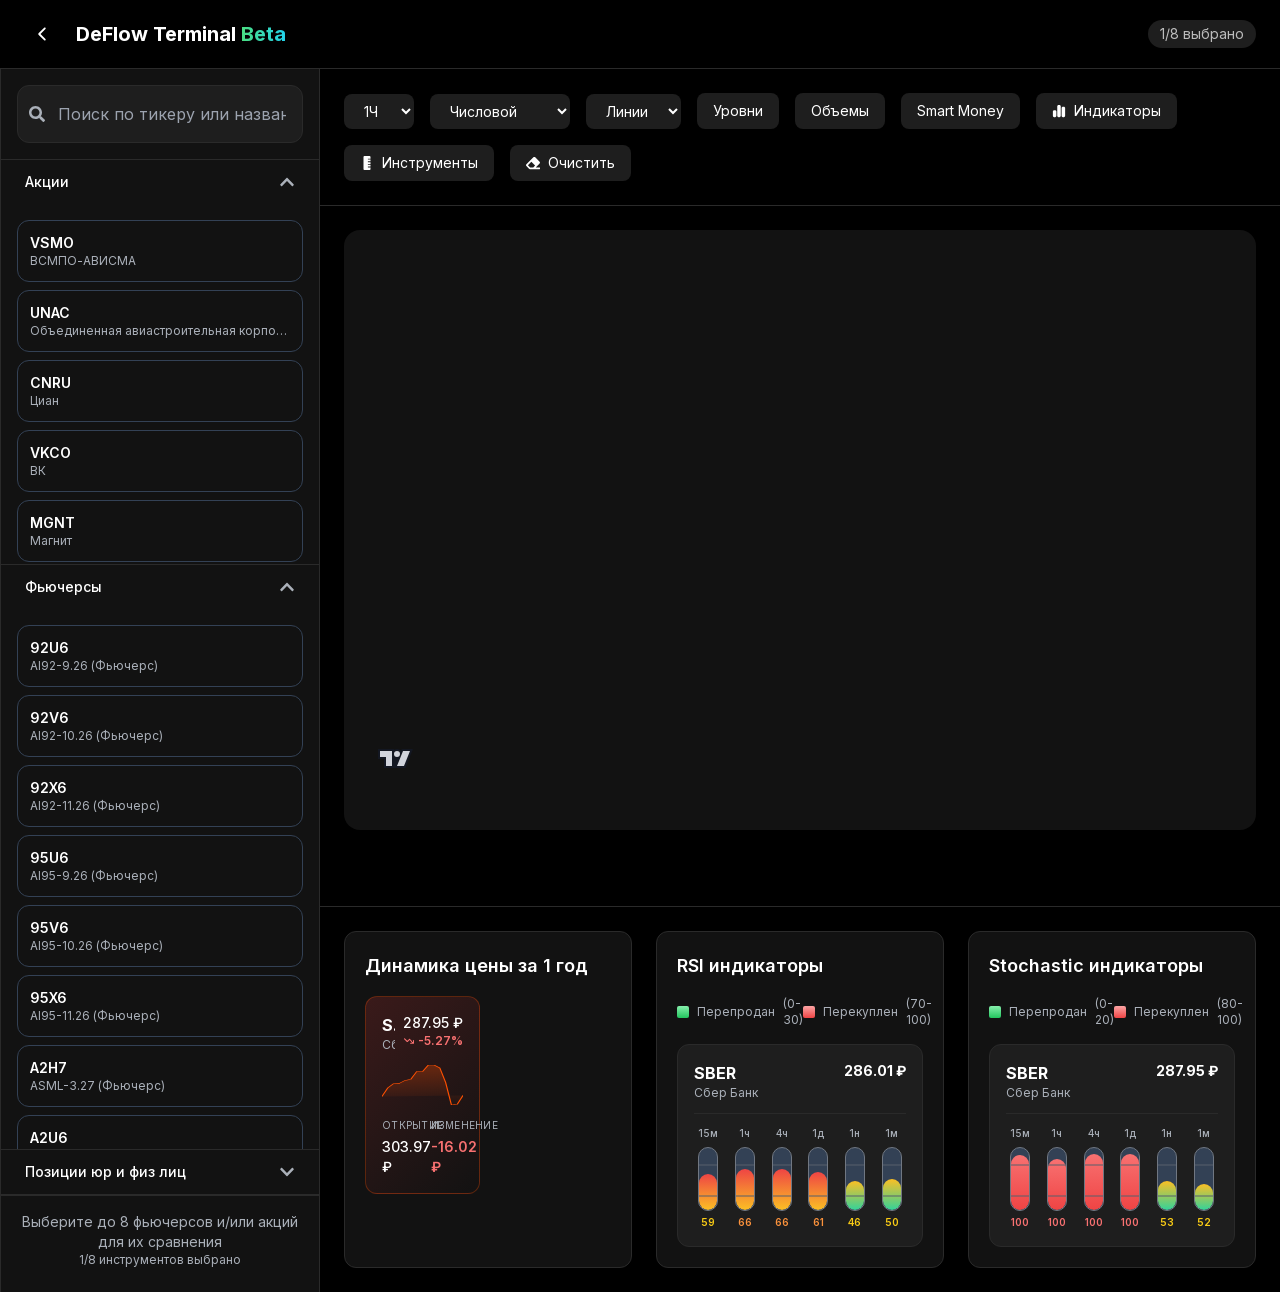
<file: terminal/workspace.html>
<!DOCTYPE html>
<html lang="ru">
<head>
  <meta charset="utf-8" />
  <meta name="viewport" content="width=device-width, initial-scale=1" />
  <title>DeFlow Terminal — workspace snapshot</title>
  <link rel="stylesheet" href="css/inter.css" />
  <link rel="stylesheet" href="css/app.css" />
  <style>
    html, body {
      margin: 0;
      min-height: 100%;
      background: #08090b;
      color: #f2f3f5;
    }
  </style>
</head>
<body class="inter_222bd768-module__ipYlpq__className">
<div style="background-color: rgb(0, 0, 0); min-height: 100vh;"><div class="flex items-center justify-between px-4 sm:px-6 py-4 border-b" style="border-color: rgb(42, 42, 42);"><div class="flex items-center space-x-4"><button class="p-2 rounded-lg hover:bg-gray-800 transition-colors"><svg stroke="currentColor" fill="currentColor" stroke-width="0" viewBox="0 0 512 512" class="text-white" height="20" width="20" xmlns="http://www.w3.org/2000/svg"><path d="M217.9 256L345 129c9.4-9.4 9.4-24.6 0-33.9-9.4-9.4-24.6-9.3-34 0L167 239c-9.1 9.1-9.3 23.7-.7 33.1L310.9 417c4.7 4.7 10.9 7 17 7s12.3-2.3 17-7c9.4-9.4 9.4-24.6 0-33.9L217.9 256z"></path></svg></button><h1 class="text-lg sm:text-xl font-bold" style="color: rgb(255, 255, 255);">DeFlow Terminal <span class="bg-gradient-to-r from-green-400 to-cyan-400 bg-clip-text text-transparent">Beta</span></h1></div><div class="flex items-center space-x-4"><div class="text-sm px-3 py-1 rounded-full hidden sm:block" style="background-color: rgb(30, 30, 30); color: rgba(255, 255, 255, 0.7);">1/8 выбрано</div><button class="md:hidden p-2 rounded-lg hover:bg-gray-800 transition-colors"><svg stroke="currentColor" fill="currentColor" stroke-width="0" viewBox="0 0 448 512" class="text-white" height="20" width="20" xmlns="http://www.w3.org/2000/svg"><path d="M16 132h416c8.837 0 16-7.163 16-16V76c0-8.837-7.163-16-16-16H16C7.163 60 0 67.163 0 76v40c0 8.837 7.163 16 16 16zm0 160h416c8.837 0 16-7.163 16-16v-40c0-8.837-7.163-16-16-16H16c-8.837 0-16 7.163-16 16v40c0 8.837 7.163 16 16 16zm0 160h416c8.837 0 16-7.163 16-16v-40c0-8.837-7.163-16-16-16H16c-8.837 0-16 7.163-16 16v40c0 8.837 7.163 16 16 16z"></path></svg></button></div></div><div class="flex" style="min-height: calc(100vh);"><div class="
        fixed md:relative z-30 w-full md:w-64 lg:w-80 h-screen md:h-auto
        transform transition-transform duration-300 ease-in-out
        translate-x-full md:translate-x-0
        border-l md:border-r flex flex-col
        top-0 right-0
      " style="background-color: rgb(18, 18, 18); border-color: rgb(42, 42, 42);"><div class="flex items-center justify-between p-4 border-b md:hidden" style="border-color: rgb(42, 42, 42);"><h2 class="text-lg font-semibold text-white">Выбор инструментов</h2><button class="p-2 rounded-lg hover:bg-gray-800 transition-colors"><svg stroke="currentColor" fill="currentColor" stroke-width="0" viewBox="0 0 352 512" class="text-white" height="18" width="18" xmlns="http://www.w3.org/2000/svg"><path d="M242.72 256l100.07-100.07c12.28-12.28 12.28-32.19 0-44.48l-22.24-22.24c-12.28-12.28-32.19-12.28-44.48 0L176 189.28 75.93 89.21c-12.28-12.28-32.19-12.28-44.48 0L9.21 111.45c-12.28 12.28-12.28 32.19 0 44.48L109.28 256 9.21 356.07c-12.28 12.28-12.28 32.19 0 44.48l22.24 22.24c12.28 12.28 32.2 12.28 44.48 0L176 322.72l100.07 100.07c12.28 12.28 32.2 12.28 44.48 0l22.24-22.24c12.28-12.28 12.28-32.19 0-44.48L242.72 256z"></path></svg></button></div><div class="p-4 border-b" style="border-color: rgb(42, 42, 42);"><div class="relative"><svg stroke="currentColor" fill="currentColor" stroke-width="0" viewBox="0 0 512 512" class="absolute left-3 top-1/2 transform -translate-y-1/2 text-gray-400" height="16" width="16" xmlns="http://www.w3.org/2000/svg"><path d="M505 442.7L405.3 343c-4.5-4.5-10.6-7-17-7H372c27.6-35.3 44-79.7 44-128C416 93.1 322.9 0 208 0S0 93.1 0 208s93.1 208 208 208c48.3 0 92.7-16.4 128-44v16.3c0 6.4 2.5 12.5 7 17l99.7 99.7c9.4 9.4 24.6 9.4 33.9 0l28.3-28.3c9.4-9.4 9.4-24.6.1-34zM208 336c-70.7 0-128-57.2-128-128 0-70.7 57.2-128 128-128 70.7 0 128 57.2 128 128 0 70.7-57.2 128-128 128z"></path></svg><input placeholder="Поиск по тикеру или названию..." class="w-full pl-10 pr-4 py-4 rounded-xl text-white text-base" type="text" value="" style="background-color: rgb(30, 30, 30); border: 1px solid rgb(42, 42, 42);"></div></div><div class="flex-1 overflow-y-auto pb-20 md:pb-0"><div class="border-b w-full" style="border-color: rgb(42, 42, 42);"><button class="w-full flex justify-between items-center px-6 py-3 text-sm font-medium text-white"><span>Акции</span><svg stroke="currentColor" fill="currentColor" stroke-width="0" viewBox="0 0 448 512" class="text-gray-400" height="16" width="16" xmlns="http://www.w3.org/2000/svg"><path d="M240.971 130.524l194.343 194.343c9.373 9.373 9.373 24.569 0 33.941l-22.667 22.667c-9.357 9.357-24.522 9.375-33.901.04L224 227.495 69.255 381.516c-9.379 9.335-24.544 9.317-33.901-.04l-22.667-22.667c-9.373-9.373-9.373-24.569 0-33.941L207.03 130.525c9.372-9.373 24.568-9.373 33.941-.001z"></path></svg></button><div class="overflow-hidden" style="background-color: rgb(18, 18, 18); height: auto; opacity: 1; transform: none;"><div class="overflow-y-auto" style="max-height: 40vh;"><div class="p-4 space-y-2"><div class="p-3 rounded-xl cursor-pointer transition-all border border-gray-700 hover:border-gray-500"><div class="flex items-center justify-between"><div class="flex-1 min-w-0"><div class="font-semibold text-sm truncate text-white">VSMO</div><div class="text-xs truncate text-gray-400">ВСМПО-АВИСМА</div></div></div></div><div class="p-3 rounded-xl cursor-pointer transition-all border border-gray-700 hover:border-gray-500"><div class="flex items-center justify-between"><div class="flex-1 min-w-0"><div class="font-semibold text-sm truncate text-white">UNAC</div><div class="text-xs truncate text-gray-400">Объединенная авиастроительная корпорация</div></div></div></div><div class="p-3 rounded-xl cursor-pointer transition-all border border-gray-700 hover:border-gray-500"><div class="flex items-center justify-between"><div class="flex-1 min-w-0"><div class="font-semibold text-sm truncate text-white">CNRU</div><div class="text-xs truncate text-gray-400">Циан</div></div></div></div><div class="p-3 rounded-xl cursor-pointer transition-all border border-gray-700 hover:border-gray-500"><div class="flex items-center justify-between"><div class="flex-1 min-w-0"><div class="font-semibold text-sm truncate text-white">VKCO</div><div class="text-xs truncate text-gray-400">ВК</div></div></div></div><div class="p-3 rounded-xl cursor-pointer transition-all border border-gray-700 hover:border-gray-500"><div class="flex items-center justify-between"><div class="flex-1 min-w-0"><div class="font-semibold text-sm truncate text-white">MGNT</div><div class="text-xs truncate text-gray-400">Магнит</div></div></div></div><div class="p-3 rounded-xl cursor-pointer transition-all border border-gray-700 hover:border-gray-500"><div class="flex items-center justify-between"><div class="flex-1 min-w-0"><div class="font-semibold text-sm truncate text-white">KZOSP</div><div class="text-xs truncate text-gray-400">Казаньоргсинтез - акции привилегированные</div></div></div></div><div class="p-3 rounded-xl cursor-pointer transition-all border border-gray-700 hover:border-gray-500"><div class="flex items-center justify-between"><div class="flex-1 min-w-0"><div class="font-semibold text-sm truncate text-white">WUSH</div><div class="text-xs truncate text-gray-400">Whoosh</div></div></div></div><div class="p-3 rounded-xl cursor-pointer transition-all border border-gray-700 hover:border-gray-500"><div class="flex items-center justify-between"><div class="flex-1 min-w-0"><div class="font-semibold text-sm truncate text-white">UGLD</div><div class="text-xs truncate text-gray-400">Южуралзолото ГК</div></div></div></div><div class="p-3 rounded-xl cursor-pointer transition-all border border-gray-700 hover:border-gray-500"><div class="flex items-center justify-between"><div class="flex-1 min-w-0"><div class="font-semibold text-sm truncate text-white">LNZL</div><div class="text-xs truncate text-gray-400">Лензолото</div></div></div></div><div class="p-3 rounded-xl cursor-pointer transition-all border border-gray-700 hover:border-gray-500"><div class="flex items-center justify-between"><div class="flex-1 min-w-0"><div class="font-semibold text-sm truncate text-white">SELG</div><div class="text-xs truncate text-gray-400">Селигдар</div></div></div></div><div class="p-3 rounded-xl cursor-pointer transition-all border border-gray-700 hover:border-gray-500"><div class="flex items-center justify-between"><div class="flex-1 min-w-0"><div class="font-semibold text-sm truncate text-white">PRFN</div><div class="text-xs truncate text-gray-400">ЧЗПСН-Профнастил</div></div></div></div><div class="p-3 rounded-xl cursor-pointer transition-all border border-gray-700 hover:border-gray-500"><div class="flex items-center justify-between"><div class="flex-1 min-w-0"><div class="font-semibold text-sm truncate text-white">CARM</div><div class="text-xs truncate text-gray-400">КарМани</div></div></div></div><div class="p-3 rounded-xl cursor-pointer transition-all border border-gray-700 hover:border-gray-500"><div class="flex items-center justify-between"><div class="flex-1 min-w-0"><div class="font-semibold text-sm truncate text-white">RUAL</div><div class="text-xs truncate text-gray-400">РУСАЛ</div></div></div></div><div class="p-3 rounded-xl cursor-pointer transition-all border border-gray-700 hover:border-gray-500"><div class="flex items-center justify-between"><div class="flex-1 min-w-0"><div class="font-semibold text-sm truncate text-white">NKHP</div><div class="text-xs truncate text-gray-400">НКХП</div></div></div></div><div class="p-3 rounded-xl cursor-pointer transition-all border border-gray-700 hover:border-gray-500"><div class="flex items-center justify-between"><div class="flex-1 min-w-0"><div class="font-semibold text-sm truncate text-white">ALRS</div><div class="text-xs truncate text-gray-400">АЛРОСА</div></div></div></div><div class="p-3 rounded-xl cursor-pointer transition-all border border-gray-700 hover:border-gray-500"><div class="flex items-center justify-between"><div class="flex-1 min-w-0"><div class="font-semibold text-sm truncate text-white">DIAS</div><div class="text-xs truncate text-gray-400">Диасофт</div></div></div></div><div class="p-3 rounded-xl cursor-pointer transition-all border border-gray-700 hover:border-gray-500"><div class="flex items-center justify-between"><div class="flex-1 min-w-0"><div class="font-semibold text-sm truncate text-white">TATN</div><div class="text-xs truncate text-gray-400">Татнефть</div></div></div></div><div class="p-3 rounded-xl cursor-pointer transition-all border border-gray-700 hover:border-gray-500"><div class="flex items-center justify-between"><div class="flex-1 min-w-0"><div class="font-semibold text-sm truncate text-white">RTKM</div><div class="text-xs truncate text-gray-400">Ростелеком</div></div></div></div><div class="p-3 rounded-xl cursor-pointer transition-all border border-gray-700 hover:border-gray-500"><div class="flex items-center justify-between"><div class="flex-1 min-w-0"><div class="font-semibold text-sm truncate text-white">PRMD</div><div class="text-xs truncate text-gray-400">Промомед</div></div></div></div><div class="p-3 rounded-xl cursor-pointer transition-all border border-gray-700 hover:border-gray-500"><div class="flex items-center justify-between"><div class="flex-1 min-w-0"><div class="font-semibold text-sm truncate text-white">TGKN</div><div class="text-xs truncate text-gray-400">ТГК-14</div></div></div></div><div class="p-3 rounded-xl cursor-pointer transition-all border border-gray-700 hover:border-gray-500"><div class="flex items-center justify-between"><div class="flex-1 min-w-0"><div class="font-semibold text-sm truncate text-white">TRNFP</div><div class="text-xs truncate text-gray-400">Транснефть - привилегированные акции</div></div></div></div><div class="p-3 rounded-xl cursor-pointer transition-all border border-gray-700 hover:border-gray-500"><div class="flex items-center justify-between"><div class="flex-1 min-w-0"><div class="font-semibold text-sm truncate text-white">RAGR</div><div class="text-xs truncate text-gray-400">РусАгро</div></div></div></div><div class="p-3 rounded-xl cursor-pointer transition-all border border-gray-700 hover:border-gray-500"><div class="flex items-center justify-between"><div class="flex-1 min-w-0"><div class="font-semibold text-sm truncate text-white">GCHE</div><div class="text-xs truncate text-gray-400">Группа Черкизово</div></div></div></div><div class="p-3 rounded-xl cursor-pointer transition-all border border-gray-700 hover:border-gray-500"><div class="flex items-center justify-between"><div class="flex-1 min-w-0"><div class="font-semibold text-sm truncate text-white">UWGN</div><div class="text-xs truncate text-gray-400">ОВК</div></div></div></div><div class="p-3 rounded-xl cursor-pointer transition-all border border-gray-700 hover:border-gray-500"><div class="flex items-center justify-between"><div class="flex-1 min-w-0"><div class="font-semibold text-sm truncate text-white">SNGSP</div><div class="text-xs truncate text-gray-400">Сургутнефтегаз - привилегированные акции</div></div></div></div><div class="p-3 rounded-xl cursor-pointer transition-all border border-gray-700 hover:border-gray-500"><div class="flex items-center justify-between"><div class="flex-1 min-w-0"><div class="font-semibold text-sm truncate text-white">FIXR</div><div class="text-xs truncate text-gray-400">Публичное акционерное общество "Фикс Прайс"</div></div></div></div><div class="p-3 rounded-xl cursor-pointer transition-all border border-gray-700 hover:border-gray-500"><div class="flex items-center justify-between"><div class="flex-1 min-w-0"><div class="font-semibold text-sm truncate text-white">NKNC</div><div class="text-xs truncate text-gray-400">Нижнекамскнефтехим</div></div></div></div><div class="p-3 rounded-xl cursor-pointer transition-all border border-gray-700 hover:border-gray-500"><div class="flex items-center justify-between"><div class="flex-1 min-w-0"><div class="font-semibold text-sm truncate text-white">VRSB</div><div class="text-xs truncate text-gray-400">ТНС энерго Воронеж</div></div></div></div><div class="p-3 rounded-xl cursor-pointer transition-all border border-gray-700 hover:border-gray-500"><div class="flex items-center justify-between"><div class="flex-1 min-w-0"><div class="font-semibold text-sm truncate text-white">MBNK</div><div class="text-xs truncate text-gray-400">МТС-Банк</div></div></div></div><div class="p-3 rounded-xl cursor-pointer transition-all border border-gray-700 hover:border-gray-500"><div class="flex items-center justify-between"><div class="flex-1 min-w-0"><div class="font-semibold text-sm truncate text-white">MOEX</div><div class="text-xs truncate text-gray-400">Московская Биржа</div></div></div></div><div class="p-3 rounded-xl cursor-pointer transition-all border border-gray-700 hover:border-gray-500"><div class="flex items-center justify-between"><div class="flex-1 min-w-0"><div class="font-semibold text-sm truncate text-white">KAZTP</div><div class="text-xs truncate text-gray-400">КуйбышевАзот - Акции привилегированные</div></div></div></div><div class="p-3 rounded-xl cursor-pointer transition-all border border-gray-700 hover:border-gray-500"><div class="flex items-center justify-between"><div class="flex-1 min-w-0"><div class="font-semibold text-sm truncate text-white">SNGS</div><div class="text-xs truncate text-gray-400">Сургутнефтегаз</div></div></div></div><div class="p-3 rounded-xl cursor-pointer transition-all border border-gray-700 hover:border-gray-500"><div class="flex items-center justify-between"><div class="flex-1 min-w-0"><div class="font-semibold text-sm truncate text-white">TGKBP</div><div class="text-xs truncate text-gray-400">ТГК-2 - акции привилегированные</div></div></div></div><div class="p-3 rounded-xl cursor-pointer transition-all border border-gray-700 hover:border-gray-500"><div class="flex items-center justify-between"><div class="flex-1 min-w-0"><div class="font-semibold text-sm truncate text-white">PIKK</div><div class="text-xs truncate text-gray-400">ПИК</div></div></div></div><div class="p-3 rounded-xl cursor-pointer transition-all border border-gray-700 hover:border-gray-500"><div class="flex items-center justify-between"><div class="flex-1 min-w-0"><div class="font-semibold text-sm truncate text-white">ROSN</div><div class="text-xs truncate text-gray-400">Роснефть</div></div></div></div><div class="p-3 rounded-xl cursor-pointer transition-all border border-gray-700 hover:border-gray-500"><div class="flex items-center justify-between"><div class="flex-1 min-w-0"><div class="font-semibold text-sm truncate text-white">EUTR</div><div class="text-xs truncate text-gray-400">ЕвроТранс</div></div></div></div><div class="p-3 rounded-xl cursor-pointer transition-all border border-gray-700 hover:border-gray-500"><div class="flex items-center justify-between"><div class="flex-1 min-w-0"><div class="font-semibold text-sm truncate text-white">MRKU</div><div class="text-xs truncate text-gray-400">Россети Урал</div></div></div></div><div class="p-3 rounded-xl cursor-pointer transition-all border border-gray-700 hover:border-gray-500"><div class="flex items-center justify-between"><div class="flex-1 min-w-0"><div class="font-semibold text-sm truncate text-white">ENPG</div><div class="text-xs truncate text-gray-400">Эн+</div></div></div></div><div class="p-3 rounded-xl cursor-pointer transition-all border border-gray-700 hover:border-gray-500"><div class="flex items-center justify-between"><div class="flex-1 min-w-0"><div class="font-semibold text-sm truncate text-white">T</div><div class="text-xs truncate text-gray-400">Т-Технологии</div></div></div></div><div class="p-3 rounded-xl cursor-pointer transition-all border border-gray-700 hover:border-gray-500"><div class="flex items-center justify-between"><div class="flex-1 min-w-0"><div class="font-semibold text-sm truncate text-white">MRKV</div><div class="text-xs truncate text-gray-400">Россети Волга</div></div></div></div><div class="p-3 rounded-xl cursor-pointer transition-all border border-gray-700 hover:border-gray-500"><div class="flex items-center justify-between"><div class="flex-1 min-w-0"><div class="font-semibold text-sm truncate text-white">CNTL</div><div class="text-xs truncate text-gray-400">Центральный Телеграф</div></div></div></div><div class="p-3 rounded-xl cursor-pointer transition-all border border-gray-700 hover:border-gray-500"><div class="flex items-center justify-between"><div class="flex-1 min-w-0"><div class="font-semibold text-sm truncate text-white">VSEH</div><div class="text-xs truncate text-gray-400">ВИ.РУ</div></div></div></div><div class="p-3 rounded-xl cursor-pointer transition-all border border-gray-700 hover:border-gray-500"><div class="flex items-center justify-between"><div class="flex-1 min-w-0"><div class="font-semibold text-sm truncate text-white">SVAV</div><div class="text-xs truncate text-gray-400">СОЛЛЕРС</div></div></div></div><div class="p-3 rounded-xl cursor-pointer transition-all border border-gray-700 hover:border-gray-500"><div class="flex items-center justify-between"><div class="flex-1 min-w-0"><div class="font-semibold text-sm truncate text-white">KMAZ</div><div class="text-xs truncate text-gray-400">КАМАЗ</div></div></div></div><div class="p-3 rounded-xl cursor-pointer transition-all border border-gray-700 hover:border-gray-500"><div class="flex items-center justify-between"><div class="flex-1 min-w-0"><div class="font-semibold text-sm truncate text-white">KZOS</div><div class="text-xs truncate text-gray-400">Казаньоргсинтез - акции обыкновенные</div></div></div></div><div class="p-3 rounded-xl cursor-pointer transition-all border border-gray-700 hover:border-gray-500"><div class="flex items-center justify-between"><div class="flex-1 min-w-0"><div class="font-semibold text-sm truncate text-white">ELFV</div><div class="text-xs truncate text-gray-400">ЭЛ5-Энерго</div></div></div></div><div class="p-3 rounded-xl cursor-pointer transition-all border border-gray-700 hover:border-gray-500"><div class="flex items-center justify-between"><div class="flex-1 min-w-0"><div class="font-semibold text-sm truncate text-white">HEAD</div><div class="text-xs truncate text-gray-400">Хэдхантер</div></div></div></div><div class="p-3 rounded-xl cursor-pointer transition-all border border-gray-700 hover:border-gray-500"><div class="flex items-center justify-between"><div class="flex-1 min-w-0"><div class="font-semibold text-sm truncate text-white">ETLN</div><div class="text-xs truncate text-gray-400">МКПАО Эталон Груп</div></div></div></div><div class="p-3 rounded-xl cursor-pointer transition-all border border-gray-700 hover:border-gray-500"><div class="flex items-center justify-between"><div class="flex-1 min-w-0"><div class="font-semibold text-sm truncate text-white">SMLT</div><div class="text-xs truncate text-gray-400">ГК Самолет</div></div></div></div><div class="p-3 rounded-xl cursor-pointer transition-all border bg-green-800 border-green-500"><div class="flex items-center justify-between"><div class="flex-1 min-w-0"><div class="font-semibold text-sm truncate text-white">SBER</div><div class="text-xs truncate text-gray-200">Сбер Банк</div></div><div class="w-5 h-5 bg-green-500 rounded-full flex items-center justify-center ml-2 flex-shrink-0"><svg stroke="currentColor" fill="currentColor" stroke-width="0" viewBox="0 0 512 512" class="text-white" height="10" width="10" xmlns="http://www.w3.org/2000/svg"><path d="M496 384H64V80c0-8.84-7.16-16-16-16H16C7.16 64 0 71.16 0 80v336c0 17.67 14.33 32 32 32h464c8.84 0 16-7.16 16-16v-32c0-8.84-7.16-16-16-16zM464 96H345.94c-21.38 0-32.09 25.85-16.97 40.97l32.4 32.4L288 242.75l-73.37-73.37c-12.5-12.5-32.76-12.5-45.25 0l-68.69 68.69c-6.25 6.25-6.25 16.38 0 22.63l22.62 22.62c6.25 6.25 16.38 6.25 22.63 0L192 237.25l73.37 73.37c12.5 12.5 32.76 12.5 45.25 0l96-96 32.4 32.4c15.12 15.12 40.97 4.41 40.97-16.97V112c.01-8.84-7.15-16-15.99-16z"></path></svg></div></div></div><div class="p-3 rounded-xl cursor-pointer transition-all border border-gray-700 hover:border-gray-500"><div class="flex items-center justify-between"><div class="flex-1 min-w-0"><div class="font-semibold text-sm truncate text-white">GECO</div><div class="text-xs truncate text-gray-400">Генетико</div></div></div></div><div class="p-3 rounded-xl cursor-pointer transition-all border border-gray-700 hover:border-gray-500"><div class="flex items-center justify-between"><div class="flex-1 min-w-0"><div class="font-semibold text-sm truncate text-white">GAZP</div><div class="text-xs truncate text-gray-400">Газпром</div></div></div></div><div class="p-3 rounded-xl cursor-pointer transition-all border border-gray-700 hover:border-gray-500"><div class="flex items-center justify-between"><div class="flex-1 min-w-0"><div class="font-semibold text-sm truncate text-white">BSPB</div><div class="text-xs truncate text-gray-400">Банк Санкт-Петербург</div></div></div></div><div class="p-3 rounded-xl cursor-pointer transition-all border border-gray-700 hover:border-gray-500"><div class="flex items-center justify-between"><div class="flex-1 min-w-0"><div class="font-semibold text-sm truncate text-white">LSNG</div><div class="text-xs truncate text-gray-400">Россети Ленэнерго</div></div></div></div><div class="p-3 rounded-xl cursor-pointer transition-all border border-gray-700 hover:border-gray-500"><div class="flex items-center justify-between"><div class="flex-1 min-w-0"><div class="font-semibold text-sm truncate text-white">RENI</div><div class="text-xs truncate text-gray-400">Ренессанс Страхование</div></div></div></div><div class="p-3 rounded-xl cursor-pointer transition-all border border-gray-700 hover:border-gray-500"><div class="flex items-center justify-between"><div class="flex-1 min-w-0"><div class="font-semibold text-sm truncate text-white">POSI</div><div class="text-xs truncate text-gray-400">Группа Позитив</div></div></div></div><div class="p-3 rounded-xl cursor-pointer transition-all border border-gray-700 hover:border-gray-500"><div class="flex items-center justify-between"><div class="flex-1 min-w-0"><div class="font-semibold text-sm truncate text-white">KROT</div><div class="text-xs truncate text-gray-400">Красный Октябрь</div></div></div></div><div class="p-3 rounded-xl cursor-pointer transition-all border border-gray-700 hover:border-gray-500"><div class="flex items-center justify-between"><div class="flex-1 min-w-0"><div class="font-semibold text-sm truncate text-white">SIBN</div><div class="text-xs truncate text-gray-400">Газпром нефть</div></div></div></div><div class="p-3 rounded-xl cursor-pointer transition-all border border-gray-700 hover:border-gray-500"><div class="flex items-center justify-between"><div class="flex-1 min-w-0"><div class="font-semibold text-sm truncate text-white">KLSB</div><div class="text-xs truncate text-gray-400">Калужская сбытовая компания</div></div></div></div><div class="p-3 rounded-xl cursor-pointer transition-all border border-gray-700 hover:border-gray-500"><div class="flex items-center justify-between"><div class="flex-1 min-w-0"><div class="font-semibold text-sm truncate text-white">CHMK</div><div class="text-xs truncate text-gray-400">ЧМК</div></div></div></div><div class="p-3 rounded-xl cursor-pointer transition-all border border-gray-700 hover:border-gray-500"><div class="flex items-center justify-between"><div class="flex-1 min-w-0"><div class="font-semibold text-sm truncate text-white">MRKZ</div><div class="text-xs truncate text-gray-400">Россети Северо-Запад</div></div></div></div><div class="p-3 rounded-xl cursor-pointer transition-all border border-gray-700 hover:border-gray-500"><div class="flex items-center justify-between"><div class="flex-1 min-w-0"><div class="font-semibold text-sm truncate text-white">APTK</div><div class="text-xs truncate text-gray-400">Аптечная сеть 36,6</div></div></div></div><div class="p-3 rounded-xl cursor-pointer transition-all border border-gray-700 hover:border-gray-500"><div class="flex items-center justify-between"><div class="flex-1 min-w-0"><div class="font-semibold text-sm truncate text-white">HYDR</div><div class="text-xs truncate text-gray-400">РусГидро</div></div></div></div><div class="p-3 rounded-xl cursor-pointer transition-all border border-gray-700 hover:border-gray-500"><div class="flex items-center justify-between"><div class="flex-1 min-w-0"><div class="font-semibold text-sm truncate text-white">LNZLP</div><div class="text-xs truncate text-gray-400">Лензолото - привилегированные акции</div></div></div></div><div class="p-3 rounded-xl cursor-pointer transition-all border border-gray-700 hover:border-gray-500"><div class="flex items-center justify-between"><div class="flex-1 min-w-0"><div class="font-semibold text-sm truncate text-white">SFIN</div><div class="text-xs truncate text-gray-400">ЭсЭфАй</div></div></div></div><div class="p-3 rounded-xl cursor-pointer transition-all border border-gray-700 hover:border-gray-500"><div class="flex items-center justify-between"><div class="flex-1 min-w-0"><div class="font-semibold text-sm truncate text-white">RASP</div><div class="text-xs truncate text-gray-400">Распадская</div></div></div></div><div class="p-3 rounded-xl cursor-pointer transition-all border border-gray-700 hover:border-gray-500"><div class="flex items-center justify-between"><div class="flex-1 min-w-0"><div class="font-semibold text-sm truncate text-white">GMKN</div><div class="text-xs truncate text-gray-400">Норильский никель</div></div></div></div><div class="p-3 rounded-xl cursor-pointer transition-all border border-gray-700 hover:border-gray-500"><div class="flex items-center justify-between"><div class="flex-1 min-w-0"><div class="font-semibold text-sm truncate text-white">UPRO</div><div class="text-xs truncate text-gray-400">Юнипро</div></div></div></div><div class="p-3 rounded-xl cursor-pointer transition-all border border-gray-700 hover:border-gray-500"><div class="flex items-center justify-between"><div class="flex-1 min-w-0"><div class="font-semibold text-sm truncate text-white">MSNG</div><div class="text-xs truncate text-gray-400">Мосэнерго</div></div></div></div><div class="p-3 rounded-xl cursor-pointer transition-all border border-gray-700 hover:border-gray-500"><div class="flex items-center justify-between"><div class="flex-1 min-w-0"><div class="font-semibold text-sm truncate text-white">AFKS</div><div class="text-xs truncate text-gray-400">АФК Система</div></div></div></div><div class="p-3 rounded-xl cursor-pointer transition-all border border-gray-700 hover:border-gray-500"><div class="flex items-center justify-between"><div class="flex-1 min-w-0"><div class="font-semibold text-sm truncate text-white">PLZL</div><div class="text-xs truncate text-gray-400">Полюс</div></div></div></div><div class="p-3 rounded-xl cursor-pointer transition-all border border-gray-700 hover:border-gray-500"><div class="flex items-center justify-between"><div class="flex-1 min-w-0"><div class="font-semibold text-sm truncate text-white">LEAS</div><div class="text-xs truncate text-gray-400">Европлан</div></div></div></div><div class="p-3 rounded-xl cursor-pointer transition-all border border-gray-700 hover:border-gray-500"><div class="flex items-center justify-between"><div class="flex-1 min-w-0"><div class="font-semibold text-sm truncate text-white">CNTLP</div><div class="text-xs truncate text-gray-400">Центральный Телеграф - акции привилегированные</div></div></div></div><div class="p-3 rounded-xl cursor-pointer transition-all border border-gray-700 hover:border-gray-500"><div class="flex items-center justify-between"><div class="flex-1 min-w-0"><div class="font-semibold text-sm truncate text-white">LIFE</div><div class="text-xs truncate text-gray-400">Фармсинтез</div></div></div></div><div class="p-3 rounded-xl cursor-pointer transition-all border border-gray-700 hover:border-gray-500"><div class="flex items-center justify-between"><div class="flex-1 min-w-0"><div class="font-semibold text-sm truncate text-white">DATA</div><div class="text-xs truncate text-gray-400">Группа Аренадата</div></div></div></div><div class="p-3 rounded-xl cursor-pointer transition-all border border-gray-700 hover:border-gray-500"><div class="flex items-center justify-between"><div class="flex-1 min-w-0"><div class="font-semibold text-sm truncate text-white">IRKT</div><div class="text-xs truncate text-gray-400">Яковлев</div></div></div></div><div class="p-3 rounded-xl cursor-pointer transition-all border border-gray-700 hover:border-gray-500"><div class="flex items-center justify-between"><div class="flex-1 min-w-0"><div class="font-semibold text-sm truncate text-white">TTLK</div><div class="text-xs truncate text-gray-400">Таттелеком</div></div></div></div><div class="p-3 rounded-xl cursor-pointer transition-all border border-gray-700 hover:border-gray-500"><div class="flex items-center justify-between"><div class="flex-1 min-w-0"><div class="font-semibold text-sm truncate text-white">SVCB</div><div class="text-xs truncate text-gray-400">Совкомбанк</div></div></div></div><div class="p-3 rounded-xl cursor-pointer transition-all border border-gray-700 hover:border-gray-500"><div class="flex items-center justify-between"><div class="flex-1 min-w-0"><div class="font-semibold text-sm truncate text-white">GEMC</div><div class="text-xs truncate text-gray-400">United medical group</div></div></div></div><div class="p-3 rounded-xl cursor-pointer transition-all border border-gray-700 hover:border-gray-500"><div class="flex items-center justify-between"><div class="flex-1 min-w-0"><div class="font-semibold text-sm truncate text-white">PHOR</div><div class="text-xs truncate text-gray-400">ФосАгро</div></div></div></div><div class="p-3 rounded-xl cursor-pointer transition-all border border-gray-700 hover:border-gray-500"><div class="flex items-center justify-between"><div class="flex-1 min-w-0"><div class="font-semibold text-sm truncate text-white">HNFG</div><div class="text-xs truncate text-gray-400">HENDERSON</div></div></div></div><div class="p-3 rounded-xl cursor-pointer transition-all border border-gray-700 hover:border-gray-500"><div class="flex items-center justify-between"><div class="flex-1 min-w-0"><div class="font-semibold text-sm truncate text-white">HHRU</div><div class="text-xs truncate text-gray-400">HeadHunter Group PLC</div></div></div></div><div class="p-3 rounded-xl cursor-pointer transition-all border border-gray-700 hover:border-gray-500"><div class="flex items-center justify-between"><div class="flex-1 min-w-0"><div class="font-semibold text-sm truncate text-white">TATNP</div><div class="text-xs truncate text-gray-400">Татнефть - привилегированные акции</div></div></div></div><div class="p-3 rounded-xl cursor-pointer transition-all border border-gray-700 hover:border-gray-500"><div class="flex items-center justify-between"><div class="flex-1 min-w-0"><div class="font-semibold text-sm truncate text-white">MAGN</div><div class="text-xs truncate text-gray-400">Магнитогорский металлургический комбинат</div></div></div></div><div class="p-3 rounded-xl cursor-pointer transition-all border border-gray-700 hover:border-gray-500"><div class="flex items-center justify-between"><div class="flex-1 min-w-0"><div class="font-semibold text-sm truncate text-white">VTBR</div><div class="text-xs truncate text-gray-400">Банк ВТБ</div></div></div></div><div class="p-3 rounded-xl cursor-pointer transition-all border border-gray-700 hover:border-gray-500"><div class="flex items-center justify-between"><div class="flex-1 min-w-0"><div class="font-semibold text-sm truncate text-white">BANEP</div><div class="text-xs truncate text-gray-400">Башнефть - привилегированные акции</div></div></div></div><div class="p-3 rounded-xl cursor-pointer transition-all border border-gray-700 hover:border-gray-500"><div class="flex items-center justify-between"><div class="flex-1 min-w-0"><div class="font-semibold text-sm truncate text-white">OKEY</div><div class="text-xs truncate text-gray-400">O'Key Group SA</div></div></div></div><div class="p-3 rounded-xl cursor-pointer transition-all border border-gray-700 hover:border-gray-500"><div class="flex items-center justify-between"><div class="flex-1 min-w-0"><div class="font-semibold text-sm truncate text-white">MRKP</div><div class="text-xs truncate text-gray-400">Россети Центр и Приволжье</div></div></div></div><div class="p-3 rounded-xl cursor-pointer transition-all border border-gray-700 hover:border-gray-500"><div class="flex items-center justify-between"><div class="flex-1 min-w-0"><div class="font-semibold text-sm truncate text-white">FLOT</div><div class="text-xs truncate text-gray-400">Совкомфлот</div></div></div></div><div class="p-3 rounded-xl cursor-pointer transition-all border border-gray-700 hover:border-gray-500"><div class="flex items-center justify-between"><div class="flex-1 min-w-0"><div class="font-semibold text-sm truncate text-white">ABIO</div><div class="text-xs truncate text-gray-400">Артген</div></div></div></div><div class="p-3 rounded-xl cursor-pointer transition-all border border-gray-700 hover:border-gray-500"><div class="flex items-center justify-between"><div class="flex-1 min-w-0"><div class="font-semibold text-sm truncate text-white">DVEC</div><div class="text-xs truncate text-gray-400">ДЭК</div></div></div></div><div class="p-3 rounded-xl cursor-pointer transition-all border border-gray-700 hover:border-gray-500"><div class="flex items-center justify-between"><div class="flex-1 min-w-0"><div class="font-semibold text-sm truncate text-white">ZAYM</div><div class="text-xs truncate text-gray-400">МФК Займер</div></div></div></div><div class="p-3 rounded-xl cursor-pointer transition-all border border-gray-700 hover:border-gray-500"><div class="flex items-center justify-between"><div class="flex-1 min-w-0"><div class="font-semibold text-sm truncate text-white">MTSS</div><div class="text-xs truncate text-gray-400">МТС</div></div></div></div><div class="p-3 rounded-xl cursor-pointer transition-all border border-gray-700 hover:border-gray-500"><div class="flex items-center justify-between"><div class="flex-1 min-w-0"><div class="font-semibold text-sm truncate text-white">OZPH</div><div class="text-xs truncate text-gray-400">Озон Фармацевтика</div></div></div></div><div class="p-3 rounded-xl cursor-pointer transition-all border border-gray-700 hover:border-gray-500"><div class="flex items-center justify-between"><div class="flex-1 min-w-0"><div class="font-semibold text-sm truncate text-white">FEES</div><div class="text-xs truncate text-gray-400">ФСК Россети</div></div></div></div><div class="p-3 rounded-xl cursor-pointer transition-all border border-gray-700 hover:border-gray-500"><div class="flex items-center justify-between"><div class="flex-1 min-w-0"><div class="font-semibold text-sm truncate text-white">PMSB</div><div class="text-xs truncate text-gray-400">Пермэнергосбыт</div></div></div></div><div class="p-3 rounded-xl cursor-pointer transition-all border border-gray-700 hover:border-gray-500"><div class="flex items-center justify-between"><div class="flex-1 min-w-0"><div class="font-semibold text-sm truncate text-white">RBCM</div><div class="text-xs truncate text-gray-400">РБК</div></div></div></div><div class="p-3 rounded-xl cursor-pointer transition-all border border-gray-700 hover:border-gray-500"><div class="flex items-center justify-between"><div class="flex-1 min-w-0"><div class="font-semibold text-sm truncate text-white">MSRS</div><div class="text-xs truncate text-gray-400">Россети Московский регион</div></div></div></div><div class="p-3 rounded-xl cursor-pointer transition-all border border-gray-700 hover:border-gray-500"><div class="flex items-center justify-between"><div class="flex-1 min-w-0"><div class="font-semibold text-sm truncate text-white">IRAO</div><div class="text-xs truncate text-gray-400">Интер РАО ЕЭС</div></div></div></div><div class="p-3 rounded-xl cursor-pointer transition-all border border-gray-700 hover:border-gray-500"><div class="flex items-center justify-between"><div class="flex-1 min-w-0"><div class="font-semibold text-sm truncate text-white">NSVZ</div><div class="text-xs truncate text-gray-400">Наука-Связь</div></div></div></div><div class="p-3 rounded-xl cursor-pointer transition-all border border-gray-700 hover:border-gray-500"><div class="flex items-center justify-between"><div class="flex-1 min-w-0"><div class="font-semibold text-sm truncate text-white">BLNG</div><div class="text-xs truncate text-gray-400">Белон</div></div></div></div><div class="p-3 rounded-xl cursor-pointer transition-all border border-gray-700 hover:border-gray-500"><div class="flex items-center justify-between"><div class="flex-1 min-w-0"><div class="font-semibold text-sm truncate text-white">X5</div><div class="text-xs truncate text-gray-400">Корпоративный Центр Икс 5</div></div></div></div><div class="p-3 rounded-xl cursor-pointer transition-all border border-gray-700 hover:border-gray-500"><div class="flex items-center justify-between"><div class="flex-1 min-w-0"><div class="font-semibold text-sm truncate text-white">NVTK</div><div class="text-xs truncate text-gray-400">НОВАТЭК</div></div></div></div><div class="p-3 rounded-xl cursor-pointer transition-all border border-gray-700 hover:border-gray-500"><div class="flex items-center justify-between"><div class="flex-1 min-w-0"><div class="font-semibold text-sm truncate text-white">UNKL</div><div class="text-xs truncate text-gray-400">ЮУНК</div></div></div></div><div class="p-3 rounded-xl cursor-pointer transition-all border border-gray-700 hover:border-gray-500"><div class="flex items-center justify-between"><div class="flex-1 min-w-0"><div class="font-semibold text-sm truncate text-white">AQUA</div><div class="text-xs truncate text-gray-400">ИНАРКТИКА</div></div></div></div><div class="p-3 rounded-xl cursor-pointer transition-all border border-gray-700 hover:border-gray-500"><div class="flex items-center justify-between"><div class="flex-1 min-w-0"><div class="font-semibold text-sm truncate text-white">ROLO</div><div class="text-xs truncate text-gray-400">Русолово</div></div></div></div><div class="p-3 rounded-xl cursor-pointer transition-all border border-gray-700 hover:border-gray-500"><div class="flex items-center justify-between"><div class="flex-1 min-w-0"><div class="font-semibold text-sm truncate text-white">OGKB</div><div class="text-xs truncate text-gray-400">Вторая генерирующая компания оптового рынка электроэнергии</div></div></div></div><div class="p-3 rounded-xl cursor-pointer transition-all border border-gray-700 hover:border-gray-500"><div class="flex items-center justify-between"><div class="flex-1 min-w-0"><div class="font-semibold text-sm truncate text-white">CBOM</div><div class="text-xs truncate text-gray-400">МКБ</div></div></div></div><div class="p-3 rounded-xl cursor-pointer transition-all border border-gray-700 hover:border-gray-500"><div class="flex items-center justify-between"><div class="flex-1 min-w-0"><div class="font-semibold text-sm truncate text-white">ABRD</div><div class="text-xs truncate text-gray-400">АбрауДюрсо</div></div></div></div><div class="p-3 rounded-xl cursor-pointer transition-all border border-gray-700 hover:border-gray-500"><div class="flex items-center justify-between"><div class="flex-1 min-w-0"><div class="font-semibold text-sm truncate text-white">TRMK</div><div class="text-xs truncate text-gray-400">Трубная Металлургическая Компания</div></div></div></div><div class="p-3 rounded-xl cursor-pointer transition-all border border-gray-700 hover:border-gray-500"><div class="flex items-center justify-between"><div class="flex-1 min-w-0"><div class="font-semibold text-sm truncate text-white">SOFL</div><div class="text-xs truncate text-gray-400">Софтлайн</div></div></div></div><div class="p-3 rounded-xl cursor-pointer transition-all border border-gray-700 hover:border-gray-500"><div class="flex items-center justify-between"><div class="flex-1 min-w-0"><div class="font-semibold text-sm truncate text-white">KRKNP</div><div class="text-xs truncate text-gray-400">Саратовский НПЗ - акции привилегированные</div></div></div></div><div class="p-3 rounded-xl cursor-pointer transition-all border border-gray-700 hover:border-gray-500"><div class="flex items-center justify-between"><div class="flex-1 min-w-0"><div class="font-semibold text-sm truncate text-white">CHMF</div><div class="text-xs truncate text-gray-400">Северсталь</div></div></div></div><div class="p-3 rounded-xl cursor-pointer transition-all border border-gray-700 hover:border-gray-500"><div class="flex items-center justify-between"><div class="flex-1 min-w-0"><div class="font-semibold text-sm truncate text-white">NKNCP</div><div class="text-xs truncate text-gray-400">Нижнекамскнефтехим (привилегированные)</div></div></div></div><div class="p-3 rounded-xl cursor-pointer transition-all border border-gray-700 hover:border-gray-500"><div class="flex items-center justify-between"><div class="flex-1 min-w-0"><div class="font-semibold text-sm truncate text-white">LSRG</div><div class="text-xs truncate text-gray-400">Группа ЛСР</div></div></div></div><div class="p-3 rounded-xl cursor-pointer transition-all border border-gray-700 hover:border-gray-500"><div class="flex items-center justify-between"><div class="flex-1 min-w-0"><div class="font-semibold text-sm truncate text-white">RTKMP</div><div class="text-xs truncate text-gray-400">Ростелеком - Привилегированные акции</div></div></div></div><div class="p-3 rounded-xl cursor-pointer transition-all border border-gray-700 hover:border-gray-500"><div class="flex items-center justify-between"><div class="flex-1 min-w-0"><div class="font-semibold text-sm truncate text-white">MGTSP</div><div class="text-xs truncate text-gray-400">МГТС - акции привилегированные</div></div></div></div><div class="p-3 rounded-xl cursor-pointer transition-all border border-gray-700 hover:border-gray-500"><div class="flex items-center justify-between"><div class="flex-1 min-w-0"><div class="font-semibold text-sm truncate text-white">KLVZ</div><div class="text-xs truncate text-gray-400">Кристалл</div></div></div></div><div class="p-3 rounded-xl cursor-pointer transition-all border border-gray-700 hover:border-gray-500"><div class="flex items-center justify-between"><div class="flex-1 min-w-0"><div class="font-semibold text-sm truncate text-white">VEON-RX</div><div class="text-xs truncate text-gray-400">VEON</div></div></div></div><div class="p-3 rounded-xl cursor-pointer transition-all border border-gray-700 hover:border-gray-500"><div class="flex items-center justify-between"><div class="flex-1 min-w-0"><div class="font-semibold text-sm truncate text-white">YDEX</div><div class="text-xs truncate text-gray-400">Яндекс</div></div></div></div><div class="p-3 rounded-xl cursor-pointer transition-all border border-gray-700 hover:border-gray-500"><div class="flex items-center justify-between"><div class="flex-1 min-w-0"><div class="font-semibold text-sm truncate text-white">BANE</div><div class="text-xs truncate text-gray-400">Башнефть</div></div></div></div><div class="p-3 rounded-xl cursor-pointer transition-all border border-gray-700 hover:border-gray-500"><div class="flex items-center justify-between"><div class="flex-1 min-w-0"><div class="font-semibold text-sm truncate text-white">AFLT</div><div class="text-xs truncate text-gray-400">Аэрофлот</div></div></div></div><div class="p-3 rounded-xl cursor-pointer transition-all border border-gray-700 hover:border-gray-500"><div class="flex items-center justify-between"><div class="flex-1 min-w-0"><div class="font-semibold text-sm truncate text-white">MVID</div><div class="text-xs truncate text-gray-400">М.Видео</div></div></div></div><div class="p-3 rounded-xl cursor-pointer transition-all border border-gray-700 hover:border-gray-500"><div class="flex items-center justify-between"><div class="flex-1 min-w-0"><div class="font-semibold text-sm truncate text-white">PMSBP</div><div class="text-xs truncate text-gray-400">Пермэнергосбыт - акции привилегированные</div></div></div></div><div class="p-3 rounded-xl cursor-pointer transition-all border border-gray-700 hover:border-gray-500"><div class="flex items-center justify-between"><div class="flex-1 min-w-0"><div class="font-semibold text-sm truncate text-white">MSTT</div><div class="text-xs truncate text-gray-400">Мостотрест</div></div></div></div><div class="p-3 rounded-xl cursor-pointer transition-all border border-gray-700 hover:border-gray-500"><div class="flex items-center justify-between"><div class="flex-1 min-w-0"><div class="font-semibold text-sm truncate text-white">MTLR</div><div class="text-xs truncate text-gray-400">Мечел</div></div></div></div><div class="p-3 rounded-xl cursor-pointer transition-all border border-gray-700 hover:border-gray-500"><div class="flex items-center justify-between"><div class="flex-1 min-w-0"><div class="font-semibold text-sm truncate text-white">IVAT</div><div class="text-xs truncate text-gray-400">IVA Technologies</div></div></div></div><div class="p-3 rounded-xl cursor-pointer transition-all border border-gray-700 hover:border-gray-500"><div class="flex items-center justify-between"><div class="flex-1 min-w-0"><div class="font-semibold text-sm truncate text-white">AKRN</div><div class="text-xs truncate text-gray-400">Акрон</div></div></div></div><div class="p-3 rounded-xl cursor-pointer transition-all border border-gray-700 hover:border-gray-500"><div class="flex items-center justify-between"><div class="flex-1 min-w-0"><div class="font-semibold text-sm truncate text-white">MDMG</div><div class="text-xs truncate text-gray-400">Мать и дитя</div></div></div></div><div class="p-3 rounded-xl cursor-pointer transition-all border border-gray-700 hover:border-gray-500"><div class="flex items-center justify-between"><div class="flex-1 min-w-0"><div class="font-semibold text-sm truncate text-white">SBERP</div><div class="text-xs truncate text-gray-400">Сбер Банк - привилегированные акции</div></div></div></div><div class="p-3 rounded-xl cursor-pointer transition-all border border-gray-700 hover:border-gray-500"><div class="flex items-center justify-between"><div class="flex-1 min-w-0"><div class="font-semibold text-sm truncate text-white">LENT</div><div class="text-xs truncate text-gray-400">Лента</div></div></div></div><div class="p-3 rounded-xl cursor-pointer transition-all border border-gray-700 hover:border-gray-500"><div class="flex items-center justify-between"><div class="flex-1 min-w-0"><div class="font-semibold text-sm truncate text-white">ASTR</div><div class="text-xs truncate text-gray-400">Группа Астра</div></div></div></div><div class="p-3 rounded-xl cursor-pointer transition-all border border-gray-700 hover:border-gray-500"><div class="flex items-center justify-between"><div class="flex-1 min-w-0"><div class="font-semibold text-sm truncate text-white">RKKE</div><div class="text-xs truncate text-gray-400">РКК Энергия им.С.П.Королева</div></div></div></div><div class="p-3 rounded-xl cursor-pointer transition-all border border-gray-700 hover:border-gray-500"><div class="flex items-center justify-between"><div class="flex-1 min-w-0"><div class="font-semibold text-sm truncate text-white">MRKC</div><div class="text-xs truncate text-gray-400">Россети Центр</div></div></div></div><div class="p-3 rounded-xl cursor-pointer transition-all border border-gray-700 hover:border-gray-500"><div class="flex items-center justify-between"><div class="flex-1 min-w-0"><div class="font-semibold text-sm truncate text-white">KAZT</div><div class="text-xs truncate text-gray-400">КуйбышевАзот</div></div></div></div><div class="p-3 rounded-xl cursor-pointer transition-all border border-gray-700 hover:border-gray-500"><div class="flex items-center justify-between"><div class="flex-1 min-w-0"><div class="font-semibold text-sm truncate text-white">YAKG</div><div class="text-xs truncate text-gray-400">ЯТЭК</div></div></div></div><div class="p-3 rounded-xl cursor-pointer transition-all border border-gray-700 hover:border-gray-500"><div class="flex items-center justify-between"><div class="flex-1 min-w-0"><div class="font-semibold text-sm truncate text-white">TGKB</div><div class="text-xs truncate text-gray-400">ТГК-2</div></div></div></div><div class="p-3 rounded-xl cursor-pointer transition-all border border-gray-700 hover:border-gray-500"><div class="flex items-center justify-between"><div class="flex-1 min-w-0"><div class="font-semibold text-sm truncate text-white">RNFT</div><div class="text-xs truncate text-gray-400">РуссНефть</div></div></div></div><div class="p-3 rounded-xl cursor-pointer transition-all border border-gray-700 hover:border-gray-500"><div class="flex items-center justify-between"><div class="flex-1 min-w-0"><div class="font-semibold text-sm truncate text-white">QIWI</div><div class="text-xs truncate text-gray-400">QIWI</div></div></div></div><div class="p-3 rounded-xl cursor-pointer transition-all border border-gray-700 hover:border-gray-500"><div class="flex items-center justify-between"><div class="flex-1 min-w-0"><div class="font-semibold text-sm truncate text-white">GTRK</div><div class="text-xs truncate text-gray-400">ГТМ</div></div></div></div><div class="p-3 rounded-xl cursor-pointer transition-all border border-gray-700 hover:border-gray-500"><div class="flex items-center justify-between"><div class="flex-1 min-w-0"><div class="font-semibold text-sm truncate text-white">NLMK</div><div class="text-xs truncate text-gray-400">НЛМК</div></div></div></div><div class="p-3 rounded-xl cursor-pointer transition-all border border-gray-700 hover:border-gray-500"><div class="flex items-center justify-between"><div class="flex-1 min-w-0"><div class="font-semibold text-sm truncate text-white">BELU</div><div class="text-xs truncate text-gray-400">Novabev Group</div></div></div></div><div class="p-3 rounded-xl cursor-pointer transition-all border border-gray-700 hover:border-gray-500"><div class="flex items-center justify-between"><div class="flex-1 min-w-0"><div class="font-semibold text-sm truncate text-white">FESH</div><div class="text-xs truncate text-gray-400">ДВМП</div></div></div></div><div class="p-3 rounded-xl cursor-pointer transition-all border border-gray-700 hover:border-gray-500"><div class="flex items-center justify-between"><div class="flex-1 min-w-0"><div class="font-semibold text-sm truncate text-white">SGZH</div><div class="text-xs truncate text-gray-400">Сегежа</div></div></div></div><div class="p-3 rounded-xl cursor-pointer transition-all border border-gray-700 hover:border-gray-500"><div class="flex items-center justify-between"><div class="flex-1 min-w-0"><div class="font-semibold text-sm truncate text-white">LSNGP</div><div class="text-xs truncate text-gray-400">Россети Ленэнерго - акции привилегированные</div></div></div></div><div class="p-3 rounded-xl cursor-pointer transition-all border border-gray-700 hover:border-gray-500"><div class="flex items-center justify-between"><div class="flex-1 min-w-0"><div class="font-semibold text-sm truncate text-white">MRKS</div><div class="text-xs truncate text-gray-400">Россети Сибирь</div></div></div></div><div class="p-3 rounded-xl cursor-pointer transition-all border border-gray-700 hover:border-gray-500"><div class="flex items-center justify-between"><div class="flex-1 min-w-0"><div class="font-semibold text-sm truncate text-white">LKOH</div><div class="text-xs truncate text-gray-400">ЛУКОЙЛ</div></div></div></div><div class="p-3 rounded-xl cursor-pointer transition-all border border-gray-700 hover:border-gray-500"><div class="flex items-center justify-between"><div class="flex-1 min-w-0"><div class="font-semibold text-sm truncate text-white">DELI</div><div class="text-xs truncate text-gray-400">Делимобиль</div></div></div></div><div class="p-3 rounded-xl cursor-pointer transition-all border border-gray-700 hover:border-gray-500"><div class="flex items-center justify-between"><div class="flex-1 min-w-0"><div class="font-semibold text-sm truncate text-white">MGKL</div><div class="text-xs truncate text-gray-400">МГКЛ</div></div></div></div><div class="p-3 rounded-xl cursor-pointer transition-all border border-gray-700 hover:border-gray-500"><div class="flex items-center justify-between"><div class="flex-1 min-w-0"><div class="font-semibold text-sm truncate text-white">NMTP</div><div class="text-xs truncate text-gray-400">НМТП</div></div></div></div><div class="p-3 rounded-xl cursor-pointer transition-all border border-gray-700 hover:border-gray-500"><div class="flex items-center justify-between"><div class="flex-1 min-w-0"><div class="font-semibold text-sm truncate text-white">TGKA</div><div class="text-xs truncate text-gray-400">ТГК-1</div></div></div></div><div class="p-3 rounded-xl cursor-pointer transition-all border border-gray-700 hover:border-gray-500"><div class="flex items-center justify-between"><div class="flex-1 min-w-0"><div class="font-semibold text-sm truncate text-white">MTLRP</div><div class="text-xs truncate text-gray-400">Мечел - Привилегированные акции</div></div></div></div><div class="p-3 rounded-xl cursor-pointer transition-all border border-gray-700 hover:border-gray-500"><div class="flex items-center justify-between"><div class="flex-1 min-w-0"><div class="font-semibold text-sm truncate text-white">MRKY</div><div class="text-xs truncate text-gray-400">Россети Юг</div></div></div></div></div></div></div></div><div class="border-b w-full" style="border-color: rgb(42, 42, 42);"><button class="w-full flex justify-between items-center px-6 py-3 text-sm font-medium text-white"><span>Фьючерсы</span><svg stroke="currentColor" fill="currentColor" stroke-width="0" viewBox="0 0 448 512" class="text-gray-400" height="16" width="16" xmlns="http://www.w3.org/2000/svg"><path d="M240.971 130.524l194.343 194.343c9.373 9.373 9.373 24.569 0 33.941l-22.667 22.667c-9.357 9.357-24.522 9.375-33.901.04L224 227.495 69.255 381.516c-9.379 9.335-24.544 9.317-33.901-.04l-22.667-22.667c-9.373-9.373-9.373-24.569 0-33.941L207.03 130.525c9.372-9.373 24.568-9.373 33.941-.001z"></path></svg></button><div class="overflow-hidden" style="background-color: rgb(18, 18, 18); height: auto; opacity: 1; transform: none;"><div class="overflow-y-auto" style="max-height: 60vh;"><div class="p-4 space-y-2"><div class="p-3 rounded-xl cursor-pointer transition-all border border-gray-700 hover:border-gray-500"><div class="flex items-center justify-between"><div class="flex-1 min-w-0"><div class="font-semibold text-sm truncate text-white">92U6</div><div class="text-xs truncate text-gray-400">AI92-9.26 (Фьючерс)</div></div></div></div><div class="p-3 rounded-xl cursor-pointer transition-all border border-gray-700 hover:border-gray-500"><div class="flex items-center justify-between"><div class="flex-1 min-w-0"><div class="font-semibold text-sm truncate text-white">92V6</div><div class="text-xs truncate text-gray-400">AI92-10.26 (Фьючерс)</div></div></div></div><div class="p-3 rounded-xl cursor-pointer transition-all border border-gray-700 hover:border-gray-500"><div class="flex items-center justify-between"><div class="flex-1 min-w-0"><div class="font-semibold text-sm truncate text-white">92X6</div><div class="text-xs truncate text-gray-400">AI92-11.26 (Фьючерс)</div></div></div></div><div class="p-3 rounded-xl cursor-pointer transition-all border border-gray-700 hover:border-gray-500"><div class="flex items-center justify-between"><div class="flex-1 min-w-0"><div class="font-semibold text-sm truncate text-white">95U6</div><div class="text-xs truncate text-gray-400">AI95-9.26 (Фьючерс)</div></div></div></div><div class="p-3 rounded-xl cursor-pointer transition-all border border-gray-700 hover:border-gray-500"><div class="flex items-center justify-between"><div class="flex-1 min-w-0"><div class="font-semibold text-sm truncate text-white">95V6</div><div class="text-xs truncate text-gray-400">AI95-10.26 (Фьючерс)</div></div></div></div><div class="p-3 rounded-xl cursor-pointer transition-all border border-gray-700 hover:border-gray-500"><div class="flex items-center justify-between"><div class="flex-1 min-w-0"><div class="font-semibold text-sm truncate text-white">95X6</div><div class="text-xs truncate text-gray-400">AI95-11.26 (Фьючерс)</div></div></div></div><div class="p-3 rounded-xl cursor-pointer transition-all border border-gray-700 hover:border-gray-500"><div class="flex items-center justify-between"><div class="flex-1 min-w-0"><div class="font-semibold text-sm truncate text-white">A2H7</div><div class="text-xs truncate text-gray-400">ASML-3.27 (Фьючерс)</div></div></div></div><div class="p-3 rounded-xl cursor-pointer transition-all border border-gray-700 hover:border-gray-500"><div class="flex items-center justify-between"><div class="flex-1 min-w-0"><div class="font-semibold text-sm truncate text-white">A2U6</div><div class="text-xs truncate text-gray-400">ASML-9.26 (Фьючерс)</div></div></div></div><div class="p-3 rounded-xl cursor-pointer transition-all border border-gray-700 hover:border-gray-500"><div class="flex items-center justify-between"><div class="flex-1 min-w-0"><div class="font-semibold text-sm truncate text-white">A2Z6</div><div class="text-xs truncate text-gray-400">ASML-12.26 (Фьючерс)</div></div></div></div><div class="p-3 rounded-xl cursor-pointer transition-all border border-gray-700 hover:border-gray-500"><div class="flex items-center justify-between"><div class="flex-1 min-w-0"><div class="font-semibold text-sm truncate text-white">AAH7</div><div class="text-xs truncate text-gray-400">AFRICA-3.27 (Фьючерс)</div></div></div></div><div class="p-3 rounded-xl cursor-pointer transition-all border border-gray-700 hover:border-gray-500"><div class="flex items-center justify-between"><div class="flex-1 min-w-0"><div class="font-semibold text-sm truncate text-white">AAU6</div><div class="text-xs truncate text-gray-400">AFRICA-9.26 (Фьючерс)</div></div></div></div><div class="p-3 rounded-xl cursor-pointer transition-all border border-gray-700 hover:border-gray-500"><div class="flex items-center justify-between"><div class="flex-1 min-w-0"><div class="font-semibold text-sm truncate text-white">AAZ6</div><div class="text-xs truncate text-gray-400">AFRICA-12.26 (Фьючерс)</div></div></div></div><div class="p-3 rounded-xl cursor-pointer transition-all border border-gray-700 hover:border-gray-500"><div class="flex items-center justify-between"><div class="flex-1 min-w-0"><div class="font-semibold text-sm truncate text-white">ABH7</div><div class="text-xs truncate text-gray-400">ASTRM-3.27 (Фьючерс)</div></div></div></div><div class="p-3 rounded-xl cursor-pointer transition-all border border-gray-700 hover:border-gray-500"><div class="flex items-center justify-between"><div class="flex-1 min-w-0"><div class="font-semibold text-sm truncate text-white">ABZ6</div><div class="text-xs truncate text-gray-400">ASTRM-12.26 (Фьючерс)</div></div></div></div><div class="p-3 rounded-xl cursor-pointer transition-all border border-gray-700 hover:border-gray-500"><div class="flex items-center justify-between"><div class="flex-1 min-w-0"><div class="font-semibold text-sm truncate text-white">AEH7</div><div class="text-xs truncate text-gray-400">AED-3.27 (Фьючерс)</div></div></div></div><div class="p-3 rounded-xl cursor-pointer transition-all border border-gray-700 hover:border-gray-500"><div class="flex items-center justify-between"><div class="flex-1 min-w-0"><div class="font-semibold text-sm truncate text-white">AEU6</div><div class="text-xs truncate text-gray-400">AED-9.26 (Фьючерс)</div></div></div></div><div class="p-3 rounded-xl cursor-pointer transition-all border border-gray-700 hover:border-gray-500"><div class="flex items-center justify-between"><div class="flex-1 min-w-0"><div class="font-semibold text-sm truncate text-white">AEZ6</div><div class="text-xs truncate text-gray-400">AED-12.26 (Фьючерс)</div></div></div></div><div class="p-3 rounded-xl cursor-pointer transition-all border border-gray-700 hover:border-gray-500"><div class="flex items-center justify-between"><div class="flex-1 min-w-0"><div class="font-semibold text-sm truncate text-white">AFH7</div><div class="text-xs truncate text-gray-400">AFLT-3.27 (Фьючерс)</div></div></div></div><div class="p-3 rounded-xl cursor-pointer transition-all border border-gray-700 hover:border-gray-500"><div class="flex items-center justify-between"><div class="flex-1 min-w-0"><div class="font-semibold text-sm truncate text-white">AFU6</div><div class="text-xs truncate text-gray-400">AFLT-9.26 (Фьючерс)</div></div></div></div><div class="p-3 rounded-xl cursor-pointer transition-all border border-gray-700 hover:border-gray-500"><div class="flex items-center justify-between"><div class="flex-1 min-w-0"><div class="font-semibold text-sm truncate text-white">AFZ6</div><div class="text-xs truncate text-gray-400">AFLT-12.26 (Фьючерс)</div></div></div></div><div class="p-3 rounded-xl cursor-pointer transition-all border border-gray-700 hover:border-gray-500"><div class="flex items-center justify-between"><div class="flex-1 min-w-0"><div class="font-semibold text-sm truncate text-white">AGH7</div><div class="text-xs truncate text-gray-400">ARGT-3.27 (Фьючерс)</div></div></div></div><div class="p-3 rounded-xl cursor-pointer transition-all border border-gray-700 hover:border-gray-500"><div class="flex items-center justify-between"><div class="flex-1 min-w-0"><div class="font-semibold text-sm truncate text-white">AGU6</div><div class="text-xs truncate text-gray-400">ARGT-9.26 (Фьючерс)</div></div></div></div><div class="p-3 rounded-xl cursor-pointer transition-all border border-gray-700 hover:border-gray-500"><div class="flex items-center justify-between"><div class="flex-1 min-w-0"><div class="font-semibold text-sm truncate text-white">AGZ6</div><div class="text-xs truncate text-gray-400">ARGT-12.26 (Фьючерс)</div></div></div></div><div class="p-3 rounded-xl cursor-pointer transition-all border border-gray-700 hover:border-gray-500"><div class="flex items-center justify-between"><div class="flex-1 min-w-0"><div class="font-semibold text-sm truncate text-white">AKH7</div><div class="text-xs truncate text-gray-400">AFKS-3.27 (Фьючерс)</div></div></div></div><div class="p-3 rounded-xl cursor-pointer transition-all border border-gray-700 hover:border-gray-500"><div class="flex items-center justify-between"><div class="flex-1 min-w-0"><div class="font-semibold text-sm truncate text-white">AKU6</div><div class="text-xs truncate text-gray-400">AFKS-9.26 (Фьючерс)</div></div></div></div><div class="p-3 rounded-xl cursor-pointer transition-all border border-gray-700 hover:border-gray-500"><div class="flex items-center justify-between"><div class="flex-1 min-w-0"><div class="font-semibold text-sm truncate text-white">AKZ6</div><div class="text-xs truncate text-gray-400">AFKS-12.26 (Фьючерс)</div></div></div></div><div class="p-3 rounded-xl cursor-pointer transition-all border border-gray-700 hover:border-gray-500"><div class="flex items-center justify-between"><div class="flex-1 min-w-0"><div class="font-semibold text-sm truncate text-white">ALH7</div><div class="text-xs truncate text-gray-400">ALRS-3.27 (Фьючерс)</div></div></div></div><div class="p-3 rounded-xl cursor-pointer transition-all border border-gray-700 hover:border-gray-500"><div class="flex items-center justify-between"><div class="flex-1 min-w-0"><div class="font-semibold text-sm truncate text-white">ALU6</div><div class="text-xs truncate text-gray-400">ALRS-9.26 (Фьючерс)</div></div></div></div><div class="p-3 rounded-xl cursor-pointer transition-all border border-gray-700 hover:border-gray-500"><div class="flex items-center justify-between"><div class="flex-1 min-w-0"><div class="font-semibold text-sm truncate text-white">ALZ6</div><div class="text-xs truncate text-gray-400">ALRS-12.26 (Фьючерс)</div></div></div></div><div class="p-3 rounded-xl cursor-pointer transition-all border border-gray-700 hover:border-gray-500"><div class="flex items-center justify-between"><div class="flex-1 min-w-0"><div class="font-semibold text-sm truncate text-white">AMDF</div><div class="text-xs truncate text-gray-400">AMDF (Фьючерс)</div></div></div></div><div class="p-3 rounded-xl cursor-pointer transition-all border border-gray-700 hover:border-gray-500"><div class="flex items-center justify-between"><div class="flex-1 min-w-0"><div class="font-semibold text-sm truncate text-white">AMZNF</div><div class="text-xs truncate text-gray-400">AMZNF (Фьючерс)</div></div></div></div><div class="p-3 rounded-xl cursor-pointer transition-all border border-gray-700 hover:border-gray-500"><div class="flex items-center justify-between"><div class="flex-1 min-w-0"><div class="font-semibold text-sm truncate text-white">ANH7</div><div class="text-xs truncate text-gray-400">ALUM-3.27 (Фьючерс)</div></div></div></div><div class="p-3 rounded-xl cursor-pointer transition-all border border-gray-700 hover:border-gray-500"><div class="flex items-center justify-between"><div class="flex-1 min-w-0"><div class="font-semibold text-sm truncate text-white">ANU6</div><div class="text-xs truncate text-gray-400">ALUM-9.26 (Фьючерс)</div></div></div></div><div class="p-3 rounded-xl cursor-pointer transition-all border border-gray-700 hover:border-gray-500"><div class="flex items-center justify-between"><div class="flex-1 min-w-0"><div class="font-semibold text-sm truncate text-white">ANZ6</div><div class="text-xs truncate text-gray-400">ALUM-12.26 (Фьючерс)</div></div></div></div><div class="p-3 rounded-xl cursor-pointer transition-all border border-gray-700 hover:border-gray-500"><div class="flex items-center justify-between"><div class="flex-1 min-w-0"><div class="font-semibold text-sm truncate text-white">APH7</div><div class="text-xs truncate text-gray-400">SAP-3.27 (Фьючерс)</div></div></div></div><div class="p-3 rounded-xl cursor-pointer transition-all border border-gray-700 hover:border-gray-500"><div class="flex items-center justify-between"><div class="flex-1 min-w-0"><div class="font-semibold text-sm truncate text-white">APPF</div><div class="text-xs truncate text-gray-400">APPF (Фьючерс)</div></div></div></div><div class="p-3 rounded-xl cursor-pointer transition-all border border-gray-700 hover:border-gray-500"><div class="flex items-center justify-between"><div class="flex-1 min-w-0"><div class="font-semibold text-sm truncate text-white">APU6</div><div class="text-xs truncate text-gray-400">SAP-9.26 (Фьючерс)</div></div></div></div><div class="p-3 rounded-xl cursor-pointer transition-all border border-gray-700 hover:border-gray-500"><div class="flex items-center justify-between"><div class="flex-1 min-w-0"><div class="font-semibold text-sm truncate text-white">APZ6</div><div class="text-xs truncate text-gray-400">SAP-12.26 (Фьючерс)</div></div></div></div><div class="p-3 rounded-xl cursor-pointer transition-all border border-gray-700 hover:border-gray-500"><div class="flex items-center justify-between"><div class="flex-1 min-w-0"><div class="font-semibold text-sm truncate text-white">ARH7</div><div class="text-xs truncate text-gray-400">AMD-3.27 (Фьючерс)</div></div></div></div><div class="p-3 rounded-xl cursor-pointer transition-all border border-gray-700 hover:border-gray-500"><div class="flex items-center justify-between"><div class="flex-1 min-w-0"><div class="font-semibold text-sm truncate text-white">ARU6</div><div class="text-xs truncate text-gray-400">AMD-9.26 (Фьючерс)</div></div></div></div><div class="p-3 rounded-xl cursor-pointer transition-all border border-gray-700 hover:border-gray-500"><div class="flex items-center justify-between"><div class="flex-1 min-w-0"><div class="font-semibold text-sm truncate text-white">ARZ6</div><div class="text-xs truncate text-gray-400">AMD-12.26 (Фьючерс)</div></div></div></div><div class="p-3 rounded-xl cursor-pointer transition-all border border-gray-700 hover:border-gray-500"><div class="flex items-center justify-between"><div class="flex-1 min-w-0"><div class="font-semibold text-sm truncate text-white">ASU6</div><div class="text-xs truncate text-gray-400">ASTR-9.26 (Фьючерс)</div></div></div></div><div class="p-3 rounded-xl cursor-pointer transition-all border border-gray-700 hover:border-gray-500"><div class="flex items-center justify-between"><div class="flex-1 min-w-0"><div class="font-semibold text-sm truncate text-white">ASZ6</div><div class="text-xs truncate text-gray-400">ASTR-12.26 (Фьючерс)</div></div></div></div><div class="p-3 rounded-xl cursor-pointer transition-all border border-gray-700 hover:border-gray-500"><div class="flex items-center justify-between"><div class="flex-1 min-w-0"><div class="font-semibold text-sm truncate text-white">AUH7</div><div class="text-xs truncate text-gray-400">AUDU-3.27 (Фьючерс)</div></div></div></div><div class="p-3 rounded-xl cursor-pointer transition-all border border-gray-700 hover:border-gray-500"><div class="flex items-center justify-between"><div class="flex-1 min-w-0"><div class="font-semibold text-sm truncate text-white">AUU6</div><div class="text-xs truncate text-gray-400">AUDU-9.26 (Фьючерс)</div></div></div></div><div class="p-3 rounded-xl cursor-pointer transition-all border border-gray-700 hover:border-gray-500"><div class="flex items-center justify-between"><div class="flex-1 min-w-0"><div class="font-semibold text-sm truncate text-white">AUZ6</div><div class="text-xs truncate text-gray-400">AUDU-12.26 (Фьючерс)</div></div></div></div><div class="p-3 rounded-xl cursor-pointer transition-all border border-gray-700 hover:border-gray-500"><div class="flex items-center justify-between"><div class="flex-1 min-w-0"><div class="font-semibold text-sm truncate text-white">BBH7</div><div class="text-xs truncate text-gray-400">ALIBABA-3.27 (Фьючерс)</div></div></div></div><div class="p-3 rounded-xl cursor-pointer transition-all border border-gray-700 hover:border-gray-500"><div class="flex items-center justify-between"><div class="flex-1 min-w-0"><div class="font-semibold text-sm truncate text-white">BBU6</div><div class="text-xs truncate text-gray-400">ALIBABA-9.26 (Фьючерс)</div></div></div></div><div class="p-3 rounded-xl cursor-pointer transition-all border border-gray-700 hover:border-gray-500"><div class="flex items-center justify-between"><div class="flex-1 min-w-0"><div class="font-semibold text-sm truncate text-white">BBZ6</div><div class="text-xs truncate text-gray-400">ALIBABA-12.26 (Фьючерс)</div></div></div></div><div class="p-3 rounded-xl cursor-pointer transition-all border border-gray-700 hover:border-gray-500"><div class="flex items-center justify-between"><div class="flex-1 min-w-0"><div class="font-semibold text-sm truncate text-white">BDH7</div><div class="text-xs truncate text-gray-400">BAIDU-3.27 (Фьючерс)</div></div></div></div><div class="p-3 rounded-xl cursor-pointer transition-all border border-gray-700 hover:border-gray-500"><div class="flex items-center justify-between"><div class="flex-1 min-w-0"><div class="font-semibold text-sm truncate text-white">BDU6</div><div class="text-xs truncate text-gray-400">BAIDU-9.26 (Фьючерс)</div></div></div></div><div class="p-3 rounded-xl cursor-pointer transition-all border border-gray-700 hover:border-gray-500"><div class="flex items-center justify-between"><div class="flex-1 min-w-0"><div class="font-semibold text-sm truncate text-white">BDZ6</div><div class="text-xs truncate text-gray-400">BAIDU-12.26 (Фьючерс)</div></div></div></div><div class="p-3 rounded-xl cursor-pointer transition-all border border-gray-700 hover:border-gray-500"><div class="flex items-center justify-between"><div class="flex-1 min-w-0"><div class="font-semibold text-sm truncate text-white">BMF7</div><div class="text-xs truncate text-gray-400">BRM-1.27 (Фьючерс)</div></div></div></div><div class="p-3 rounded-xl cursor-pointer transition-all border border-gray-700 hover:border-gray-500"><div class="flex items-center justify-between"><div class="flex-1 min-w-0"><div class="font-semibold text-sm truncate text-white">BMG7</div><div class="text-xs truncate text-gray-400">BRM-2.27 (Фьючерс)</div></div></div></div><div class="p-3 rounded-xl cursor-pointer transition-all border border-gray-700 hover:border-gray-500"><div class="flex items-center justify-between"><div class="flex-1 min-w-0"><div class="font-semibold text-sm truncate text-white">BMH7</div><div class="text-xs truncate text-gray-400">BRM-3.27 (Фьючерс)</div></div></div></div><div class="p-3 rounded-xl cursor-pointer transition-all border border-gray-700 hover:border-gray-500"><div class="flex items-center justify-between"><div class="flex-1 min-w-0"><div class="font-semibold text-sm truncate text-white">BMJ7</div><div class="text-xs truncate text-gray-400">BRM-4.27 (Фьючерс)</div></div></div></div><div class="p-3 rounded-xl cursor-pointer transition-all border border-gray-700 hover:border-gray-500"><div class="flex items-center justify-between"><div class="flex-1 min-w-0"><div class="font-semibold text-sm truncate text-white">BMV6</div><div class="text-xs truncate text-gray-400">BRM-10.26 (Фьючерс)</div></div></div></div><div class="p-3 rounded-xl cursor-pointer transition-all border border-gray-700 hover:border-gray-500"><div class="flex items-center justify-between"><div class="flex-1 min-w-0"><div class="font-semibold text-sm truncate text-white">BMX6</div><div class="text-xs truncate text-gray-400">BRM-11.26 (Фьючерс)</div></div></div></div><div class="p-3 rounded-xl cursor-pointer transition-all border border-gray-700 hover:border-gray-500"><div class="flex items-center justify-between"><div class="flex-1 min-w-0"><div class="font-semibold text-sm truncate text-white">BMZ6</div><div class="text-xs truncate text-gray-400">BRM-12.26 (Фьючерс)</div></div></div></div><div class="p-3 rounded-xl cursor-pointer transition-all border border-gray-700 hover:border-gray-500"><div class="flex items-center justify-between"><div class="flex-1 min-w-0"><div class="font-semibold text-sm truncate text-white">BNH7</div><div class="text-xs truncate text-gray-400">BANE-3.27 (Фьючерс)</div></div></div></div><div class="p-3 rounded-xl cursor-pointer transition-all border border-gray-700 hover:border-gray-500"><div class="flex items-center justify-between"><div class="flex-1 min-w-0"><div class="font-semibold text-sm truncate text-white">BNU6</div><div class="text-xs truncate text-gray-400">BANE-9.26 (Фьючерс)</div></div></div></div><div class="p-3 rounded-xl cursor-pointer transition-all border border-gray-700 hover:border-gray-500"><div class="flex items-center justify-between"><div class="flex-1 min-w-0"><div class="font-semibold text-sm truncate text-white">BNZ6</div><div class="text-xs truncate text-gray-400">BANE-12.26 (Фьючерс)</div></div></div></div><div class="p-3 rounded-xl cursor-pointer transition-all border border-gray-700 hover:border-gray-500"><div class="flex items-center justify-between"><div class="flex-1 min-w-0"><div class="font-semibold text-sm truncate text-white">BRF7</div><div class="text-xs truncate text-gray-400">BR-1.27 (Фьючерс)</div></div></div></div><div class="p-3 rounded-xl cursor-pointer transition-all border border-gray-700 hover:border-gray-500"><div class="flex items-center justify-between"><div class="flex-1 min-w-0"><div class="font-semibold text-sm truncate text-white">BRG7</div><div class="text-xs truncate text-gray-400">BR-2.27 (Фьючерс)</div></div></div></div><div class="p-3 rounded-xl cursor-pointer transition-all border border-gray-700 hover:border-gray-500"><div class="flex items-center justify-between"><div class="flex-1 min-w-0"><div class="font-semibold text-sm truncate text-white">BRH7</div><div class="text-xs truncate text-gray-400">BR-3.27 (Фьючерс)</div></div></div></div><div class="p-3 rounded-xl cursor-pointer transition-all border border-gray-700 hover:border-gray-500"><div class="flex items-center justify-between"><div class="flex-1 min-w-0"><div class="font-semibold text-sm truncate text-white">BRJ7</div><div class="text-xs truncate text-gray-400">BR-4.27 (Фьючерс)</div></div></div></div><div class="p-3 rounded-xl cursor-pointer transition-all border border-gray-700 hover:border-gray-500"><div class="flex items-center justify-between"><div class="flex-1 min-w-0"><div class="font-semibold text-sm truncate text-white">BRV6</div><div class="text-xs truncate text-gray-400">BR-10.26 (Фьючерс)</div></div></div></div><div class="p-3 rounded-xl cursor-pointer transition-all border border-gray-700 hover:border-gray-500"><div class="flex items-center justify-between"><div class="flex-1 min-w-0"><div class="font-semibold text-sm truncate text-white">BRX6</div><div class="text-xs truncate text-gray-400">BR-11.26 (Фьючерс)</div></div></div></div><div class="p-3 rounded-xl cursor-pointer transition-all border border-gray-700 hover:border-gray-500"><div class="flex items-center justify-between"><div class="flex-1 min-w-0"><div class="font-semibold text-sm truncate text-white">BRZ6</div><div class="text-xs truncate text-gray-400">BR-12.26 (Фьючерс)</div></div></div></div><div class="p-3 rounded-xl cursor-pointer transition-all border border-gray-700 hover:border-gray-500"><div class="flex items-center justify-between"><div class="flex-1 min-w-0"><div class="font-semibold text-sm truncate text-white">BSH7</div><div class="text-xs truncate text-gray-400">BSPB-3.27 (Фьючерс)</div></div></div></div><div class="p-3 rounded-xl cursor-pointer transition-all border border-gray-700 hover:border-gray-500"><div class="flex items-center justify-between"><div class="flex-1 min-w-0"><div class="font-semibold text-sm truncate text-white">BSU6</div><div class="text-xs truncate text-gray-400">BSPB-9.26 (Фьючерс)</div></div></div></div><div class="p-3 rounded-xl cursor-pointer transition-all border border-gray-700 hover:border-gray-500"><div class="flex items-center justify-between"><div class="flex-1 min-w-0"><div class="font-semibold text-sm truncate text-white">BSZ6</div><div class="text-xs truncate text-gray-400">BSPB-12.26 (Фьючерс)</div></div></div></div><div class="p-3 rounded-xl cursor-pointer transition-all border border-gray-700 hover:border-gray-500"><div class="flex items-center justify-between"><div class="flex-1 min-w-0"><div class="font-semibold text-sm truncate text-white">BTU6</div><div class="text-xs truncate text-gray-400">BTC-9.26 (Фьючерс)</div></div></div></div><div class="p-3 rounded-xl cursor-pointer transition-all border border-gray-700 hover:border-gray-500"><div class="flex items-center justify-between"><div class="flex-1 min-w-0"><div class="font-semibold text-sm truncate text-white">BTV6</div><div class="text-xs truncate text-gray-400">BTC-10.26 (Фьючерс)</div></div></div></div><div class="p-3 rounded-xl cursor-pointer transition-all border border-gray-700 hover:border-gray-500"><div class="flex items-center justify-between"><div class="flex-1 min-w-0"><div class="font-semibold text-sm truncate text-white">BTX6</div><div class="text-xs truncate text-gray-400">BTC-11.26 (Фьючерс)</div></div></div></div><div class="p-3 rounded-xl cursor-pointer transition-all border border-gray-700 hover:border-gray-500"><div class="flex items-center justify-between"><div class="flex-1 min-w-0"><div class="font-semibold text-sm truncate text-white">BYH7</div><div class="text-xs truncate text-gray-400">BYN-3.27 (Фьючерс)</div></div></div></div><div class="p-3 rounded-xl cursor-pointer transition-all border border-gray-700 hover:border-gray-500"><div class="flex items-center justify-between"><div class="flex-1 min-w-0"><div class="font-semibold text-sm truncate text-white">BYU6</div><div class="text-xs truncate text-gray-400">BYN-9.26 (Фьючерс)</div></div></div></div><div class="p-3 rounded-xl cursor-pointer transition-all border border-gray-700 hover:border-gray-500"><div class="flex items-center justify-between"><div class="flex-1 min-w-0"><div class="font-semibold text-sm truncate text-white">BYZ6</div><div class="text-xs truncate text-gray-400">BYN-12.26 (Фьючерс)</div></div></div></div><div class="p-3 rounded-xl cursor-pointer transition-all border border-gray-700 hover:border-gray-500"><div class="flex items-center justify-between"><div class="flex-1 min-w-0"><div class="font-semibold text-sm truncate text-white">BZH7</div><div class="text-xs truncate text-gray-400">BRAZIL-3.27 (Фьючерс)</div></div></div></div><div class="p-3 rounded-xl cursor-pointer transition-all border border-gray-700 hover:border-gray-500"><div class="flex items-center justify-between"><div class="flex-1 min-w-0"><div class="font-semibold text-sm truncate text-white">BZU6</div><div class="text-xs truncate text-gray-400">BRAZIL-9.26 (Фьючерс)</div></div></div></div><div class="p-3 rounded-xl cursor-pointer transition-all border border-gray-700 hover:border-gray-500"><div class="flex items-center justify-between"><div class="flex-1 min-w-0"><div class="font-semibold text-sm truncate text-white">BZZ6</div><div class="text-xs truncate text-gray-400">BRAZIL-12.26 (Фьючерс)</div></div></div></div><div class="p-3 rounded-xl cursor-pointer transition-all border border-gray-700 hover:border-gray-500"><div class="flex items-center justify-between"><div class="flex-1 min-w-0"><div class="font-semibold text-sm truncate text-white">CAH7</div><div class="text-xs truncate text-gray-400">UCAD-3.27 (Фьючерс)</div></div></div></div><div class="p-3 rounded-xl cursor-pointer transition-all border border-gray-700 hover:border-gray-500"><div class="flex items-center justify-between"><div class="flex-1 min-w-0"><div class="font-semibold text-sm truncate text-white">CAU6</div><div class="text-xs truncate text-gray-400">UCAD-9.26 (Фьючерс)</div></div></div></div><div class="p-3 rounded-xl cursor-pointer transition-all border border-gray-700 hover:border-gray-500"><div class="flex items-center justify-between"><div class="flex-1 min-w-0"><div class="font-semibold text-sm truncate text-white">CAZ6</div><div class="text-xs truncate text-gray-400">UCAD-12.26 (Фьючерс)</div></div></div></div><div class="p-3 rounded-xl cursor-pointer transition-all border border-gray-700 hover:border-gray-500"><div class="flex items-center justify-between"><div class="flex-1 min-w-0"><div class="font-semibold text-sm truncate text-white">CCG7</div><div class="text-xs truncate text-gray-400">COCOA-2.27 (Фьючерс)</div></div></div></div><div class="p-3 rounded-xl cursor-pointer transition-all border border-gray-700 hover:border-gray-500"><div class="flex items-center justify-between"><div class="flex-1 min-w-0"><div class="font-semibold text-sm truncate text-white">CCX6</div><div class="text-xs truncate text-gray-400">COCOA-11.26 (Фьючерс)</div></div></div></div><div class="p-3 rounded-xl cursor-pointer transition-all border border-gray-700 hover:border-gray-500"><div class="flex items-center justify-between"><div class="flex-1 min-w-0"><div class="font-semibold text-sm truncate text-white">CEH7</div><div class="text-xs truncate text-gray-400">COPPER-3.27 (Фьючерс)</div></div></div></div><div class="p-3 rounded-xl cursor-pointer transition-all border border-gray-700 hover:border-gray-500"><div class="flex items-center justify-between"><div class="flex-1 min-w-0"><div class="font-semibold text-sm truncate text-white">CEU6</div><div class="text-xs truncate text-gray-400">COPPER-9.26 (Фьючерс)</div></div></div></div><div class="p-3 rounded-xl cursor-pointer transition-all border border-gray-700 hover:border-gray-500"><div class="flex items-center justify-between"><div class="flex-1 min-w-0"><div class="font-semibold text-sm truncate text-white">CEZ6</div><div class="text-xs truncate text-gray-400">COPPER-12.26 (Фьючерс)</div></div></div></div><div class="p-3 rounded-xl cursor-pointer transition-all border border-gray-700 hover:border-gray-500"><div class="flex items-center justify-between"><div class="flex-1 min-w-0"><div class="font-semibold text-sm truncate text-white">CFH7</div><div class="text-xs truncate text-gray-400">UCHF-3.27 (Фьючерс)</div></div></div></div><div class="p-3 rounded-xl cursor-pointer transition-all border border-gray-700 hover:border-gray-500"><div class="flex items-center justify-between"><div class="flex-1 min-w-0"><div class="font-semibold text-sm truncate text-white">CFU6</div><div class="text-xs truncate text-gray-400">UCHF-9.26 (Фьючерс)</div></div></div></div><div class="p-3 rounded-xl cursor-pointer transition-all border border-gray-700 hover:border-gray-500"><div class="flex items-center justify-between"><div class="flex-1 min-w-0"><div class="font-semibold text-sm truncate text-white">CFZ6</div><div class="text-xs truncate text-gray-400">UCHF-12.26 (Фьючерс)</div></div></div></div><div class="p-3 rounded-xl cursor-pointer transition-all border border-gray-700 hover:border-gray-500"><div class="flex items-center justify-between"><div class="flex-1 min-w-0"><div class="font-semibold text-sm truncate text-white">CIH7</div><div class="text-xs truncate text-gray-400">CHINA-3.27 (Фьючерс)</div></div></div></div><div class="p-3 rounded-xl cursor-pointer transition-all border border-gray-700 hover:border-gray-500"><div class="flex items-center justify-between"><div class="flex-1 min-w-0"><div class="font-semibold text-sm truncate text-white">CIU6</div><div class="text-xs truncate text-gray-400">CHINA-9.26 (Фьючерс)</div></div></div></div><div class="p-3 rounded-xl cursor-pointer transition-all border border-gray-700 hover:border-gray-500"><div class="flex items-center justify-between"><div class="flex-1 min-w-0"><div class="font-semibold text-sm truncate text-white">CIZ6</div><div class="text-xs truncate text-gray-400">CHINA-12.26 (Фьючерс)</div></div></div></div><div class="p-3 rounded-xl cursor-pointer transition-all border border-gray-700 hover:border-gray-500"><div class="flex items-center justify-between"><div class="flex-1 min-w-0"><div class="font-semibold text-sm truncate text-white">CKH7</div><div class="text-xs truncate text-gray-400">CHMFM-3.27 (Фьючерс)</div></div></div></div><div class="p-3 rounded-xl cursor-pointer transition-all border border-gray-700 hover:border-gray-500"><div class="flex items-center justify-between"><div class="flex-1 min-w-0"><div class="font-semibold text-sm truncate text-white">CKU6</div><div class="text-xs truncate text-gray-400">CHMFM-9.26 (Фьючерс)</div></div></div></div><div class="p-3 rounded-xl cursor-pointer transition-all border border-gray-700 hover:border-gray-500"><div class="flex items-center justify-between"><div class="flex-1 min-w-0"><div class="font-semibold text-sm truncate text-white">CKZ6</div><div class="text-xs truncate text-gray-400">CHMFM-12.26 (Фьючерс)</div></div></div></div><div class="p-3 rounded-xl cursor-pointer transition-all border border-gray-700 hover:border-gray-500"><div class="flex items-center justify-between"><div class="flex-1 min-w-0"><div class="font-semibold text-sm truncate text-white">CMH7</div><div class="text-xs truncate text-gray-400">CBOM-3.27 (Фьючерс)</div></div></div></div><div class="p-3 rounded-xl cursor-pointer transition-all border border-gray-700 hover:border-gray-500"><div class="flex items-center justify-between"><div class="flex-1 min-w-0"><div class="font-semibold text-sm truncate text-white">CMU6</div><div class="text-xs truncate text-gray-400">CBOM-9.26 (Фьючерс)</div></div></div></div><div class="p-3 rounded-xl cursor-pointer transition-all border border-gray-700 hover:border-gray-500"><div class="flex items-center justify-between"><div class="flex-1 min-w-0"><div class="font-semibold text-sm truncate text-white">CMZ6</div><div class="text-xs truncate text-gray-400">CBOM-12.26 (Фьючерс)</div></div></div></div><div class="p-3 rounded-xl cursor-pointer transition-all border border-gray-700 hover:border-gray-500"><div class="flex items-center justify-between"><div class="flex-1 min-w-0"><div class="font-semibold text-sm truncate text-white">CNYRUBF</div><div class="text-xs truncate text-gray-400">CNYRUBF (Фьючерс)</div></div></div></div><div class="p-3 rounded-xl cursor-pointer transition-all border border-gray-700 hover:border-gray-500"><div class="flex items-center justify-between"><div class="flex-1 min-w-0"><div class="font-semibold text-sm truncate text-white">COHRF</div><div class="text-xs truncate text-gray-400">COHRF (Фьючерс)</div></div></div></div><div class="p-3 rounded-xl cursor-pointer transition-all border border-gray-700 hover:border-gray-500"><div class="flex items-center justify-between"><div class="flex-1 min-w-0"><div class="font-semibold text-sm truncate text-white">CRH7</div><div class="text-xs truncate text-gray-400">CNY-3.27 (Фьючерс)</div></div></div></div><div class="p-3 rounded-xl cursor-pointer transition-all border border-gray-700 hover:border-gray-500"><div class="flex items-center justify-between"><div class="flex-1 min-w-0"><div class="font-semibold text-sm truncate text-white">CRH8</div><div class="text-xs truncate text-gray-400">CNY-3.28 (Фьючерс)</div></div></div></div><div class="p-3 rounded-xl cursor-pointer transition-all border border-gray-700 hover:border-gray-500"><div class="flex items-center justify-between"><div class="flex-1 min-w-0"><div class="font-semibold text-sm truncate text-white">CRM7</div><div class="text-xs truncate text-gray-400">CNY-6.27 (Фьючерс)</div></div></div></div><div class="p-3 rounded-xl cursor-pointer transition-all border border-gray-700 hover:border-gray-500"><div class="flex items-center justify-between"><div class="flex-1 min-w-0"><div class="font-semibold text-sm truncate text-white">CRU6</div><div class="text-xs truncate text-gray-400">CNY-9.26 (Фьючерс)</div></div></div></div><div class="p-3 rounded-xl cursor-pointer transition-all border border-gray-700 hover:border-gray-500"><div class="flex items-center justify-between"><div class="flex-1 min-w-0"><div class="font-semibold text-sm truncate text-white">CRU7</div><div class="text-xs truncate text-gray-400">CNY-9.27 (Фьючерс)</div></div></div></div><div class="p-3 rounded-xl cursor-pointer transition-all border border-gray-700 hover:border-gray-500"><div class="flex items-center justify-between"><div class="flex-1 min-w-0"><div class="font-semibold text-sm truncate text-white">CRZ6</div><div class="text-xs truncate text-gray-400">CNY-12.26 (Фьючерс)</div></div></div></div><div class="p-3 rounded-xl cursor-pointer transition-all border border-gray-700 hover:border-gray-500"><div class="flex items-center justify-between"><div class="flex-1 min-w-0"><div class="font-semibold text-sm truncate text-white">CRZ7</div><div class="text-xs truncate text-gray-400">CNY-12.27 (Фьючерс)</div></div></div></div><div class="p-3 rounded-xl cursor-pointer transition-all border border-gray-700 hover:border-gray-500"><div class="flex items-center justify-between"><div class="flex-1 min-w-0"><div class="font-semibold text-sm truncate text-white">CSH7</div><div class="text-xs truncate text-gray-400">CNI-3.27 (Фьючерс)</div></div></div></div><div class="p-3 rounded-xl cursor-pointer transition-all border border-gray-700 hover:border-gray-500"><div class="flex items-center justify-between"><div class="flex-1 min-w-0"><div class="font-semibold text-sm truncate text-white">CSU6</div><div class="text-xs truncate text-gray-400">CNI-9.26 (Фьючерс)</div></div></div></div><div class="p-3 rounded-xl cursor-pointer transition-all border border-gray-700 hover:border-gray-500"><div class="flex items-center justify-between"><div class="flex-1 min-w-0"><div class="font-semibold text-sm truncate text-white">CSZ6</div><div class="text-xs truncate text-gray-400">CNI-12.26 (Фьючерс)</div></div></div></div><div class="p-3 rounded-xl cursor-pointer transition-all border border-gray-700 hover:border-gray-500"><div class="flex items-center justify-between"><div class="flex-1 min-w-0"><div class="font-semibold text-sm truncate text-white">DDH7</div><div class="text-xs truncate text-gray-400">PDD-3.27 (Фьючерс)</div></div></div></div><div class="p-3 rounded-xl cursor-pointer transition-all border border-gray-700 hover:border-gray-500"><div class="flex items-center justify-between"><div class="flex-1 min-w-0"><div class="font-semibold text-sm truncate text-white">DDU6</div><div class="text-xs truncate text-gray-400">PDD-9.26 (Фьючерс)</div></div></div></div><div class="p-3 rounded-xl cursor-pointer transition-all border border-gray-700 hover:border-gray-500"><div class="flex items-center justify-between"><div class="flex-1 min-w-0"><div class="font-semibold text-sm truncate text-white">DDZ6</div><div class="text-xs truncate text-gray-400">PDD-12.26 (Фьючерс)</div></div></div></div><div class="p-3 rounded-xl cursor-pointer transition-all border border-gray-700 hover:border-gray-500"><div class="flex items-center justify-between"><div class="flex-1 min-w-0"><div class="font-semibold text-sm truncate text-white">DJH7</div><div class="text-xs truncate text-gray-400">DJ30-3.27 (Фьючерс)</div></div></div></div><div class="p-3 rounded-xl cursor-pointer transition-all border border-gray-700 hover:border-gray-500"><div class="flex items-center justify-between"><div class="flex-1 min-w-0"><div class="font-semibold text-sm truncate text-white">DJU6</div><div class="text-xs truncate text-gray-400">DJ30-9.26 (Фьючерс)</div></div></div></div><div class="p-3 rounded-xl cursor-pointer transition-all border border-gray-700 hover:border-gray-500"><div class="flex items-center justify-between"><div class="flex-1 min-w-0"><div class="font-semibold text-sm truncate text-white">DJZ6</div><div class="text-xs truncate text-gray-400">DJ30-12.26 (Фьючерс)</div></div></div></div><div class="p-3 rounded-xl cursor-pointer transition-all border border-gray-700 hover:border-gray-500"><div class="flex items-center justify-between"><div class="flex-1 min-w-0"><div class="font-semibold text-sm truncate text-white">DLU6</div><div class="text-xs truncate text-gray-400">DTL-9.26 (Фьючерс)</div></div></div></div><div class="p-3 rounded-xl cursor-pointer transition-all border border-gray-700 hover:border-gray-500"><div class="flex items-center justify-between"><div class="flex-1 min-w-0"><div class="font-semibold text-sm truncate text-white">DLV6</div><div class="text-xs truncate text-gray-400">DTL-10.26 (Фьючерс)</div></div></div></div><div class="p-3 rounded-xl cursor-pointer transition-all border border-gray-700 hover:border-gray-500"><div class="flex items-center justify-between"><div class="flex-1 min-w-0"><div class="font-semibold text-sm truncate text-white">DLX6</div><div class="text-xs truncate text-gray-400">DTL-11.26 (Фьючерс)</div></div></div></div><div class="p-3 rounded-xl cursor-pointer transition-all border border-gray-700 hover:border-gray-500"><div class="flex items-center justify-between"><div class="flex-1 min-w-0"><div class="font-semibold text-sm truncate text-white">DRH7</div><div class="text-xs truncate text-gray-400">DOMRF-3.27 (Фьючерс)</div></div></div></div><div class="p-3 rounded-xl cursor-pointer transition-all border border-gray-700 hover:border-gray-500"><div class="flex items-center justify-between"><div class="flex-1 min-w-0"><div class="font-semibold text-sm truncate text-white">DRU6</div><div class="text-xs truncate text-gray-400">DOMRF-9.26 (Фьючерс)</div></div></div></div><div class="p-3 rounded-xl cursor-pointer transition-all border border-gray-700 hover:border-gray-500"><div class="flex items-center justify-between"><div class="flex-1 min-w-0"><div class="font-semibold text-sm truncate text-white">DRZ6</div><div class="text-xs truncate text-gray-400">DOMRF-12.26 (Фьючерс)</div></div></div></div><div class="p-3 rounded-xl cursor-pointer transition-all border border-gray-700 hover:border-gray-500"><div class="flex items-center justify-between"><div class="flex-1 min-w-0"><div class="font-semibold text-sm truncate text-white">DXH7</div><div class="text-xs truncate text-gray-400">DAX-3.27 (Фьючерс)</div></div></div></div><div class="p-3 rounded-xl cursor-pointer transition-all border border-gray-700 hover:border-gray-500"><div class="flex items-center justify-between"><div class="flex-1 min-w-0"><div class="font-semibold text-sm truncate text-white">DXU6</div><div class="text-xs truncate text-gray-400">DAX-9.26 (Фьючерс)</div></div></div></div><div class="p-3 rounded-xl cursor-pointer transition-all border border-gray-700 hover:border-gray-500"><div class="flex items-center justify-between"><div class="flex-1 min-w-0"><div class="font-semibold text-sm truncate text-white">DXZ6</div><div class="text-xs truncate text-gray-400">DAX-12.26 (Фьючерс)</div></div></div></div><div class="p-3 rounded-xl cursor-pointer transition-all border border-gray-700 hover:border-gray-500"><div class="flex items-center justify-between"><div class="flex-1 min-w-0"><div class="font-semibold text-sm truncate text-white">EAH7</div><div class="text-xs truncate text-gray-400">ENPG-3.27 (Фьючерс)</div></div></div></div><div class="p-3 rounded-xl cursor-pointer transition-all border border-gray-700 hover:border-gray-500"><div class="flex items-center justify-between"><div class="flex-1 min-w-0"><div class="font-semibold text-sm truncate text-white">EAU6</div><div class="text-xs truncate text-gray-400">ENPG-9.26 (Фьючерс)</div></div></div></div><div class="p-3 rounded-xl cursor-pointer transition-all border border-gray-700 hover:border-gray-500"><div class="flex items-center justify-between"><div class="flex-1 min-w-0"><div class="font-semibold text-sm truncate text-white">EAZ6</div><div class="text-xs truncate text-gray-400">ENPG-12.26 (Фьючерс)</div></div></div></div><div class="p-3 rounded-xl cursor-pointer transition-all border border-gray-700 hover:border-gray-500"><div class="flex items-center justify-between"><div class="flex-1 min-w-0"><div class="font-semibold text-sm truncate text-white">ECU6</div><div class="text-xs truncate text-gray-400">ECAD-9.26 (Фьючерс)</div></div></div></div><div class="p-3 rounded-xl cursor-pointer transition-all border border-gray-700 hover:border-gray-500"><div class="flex items-center justify-between"><div class="flex-1 min-w-0"><div class="font-semibold text-sm truncate text-white">ECZ6</div><div class="text-xs truncate text-gray-400">ECAD-12.26 (Фьючерс)</div></div></div></div><div class="p-3 rounded-xl cursor-pointer transition-all border border-gray-700 hover:border-gray-500"><div class="flex items-center justify-between"><div class="flex-1 min-w-0"><div class="font-semibold text-sm truncate text-white">EDH7</div><div class="text-xs truncate text-gray-400">ED-3.27 (Фьючерс)</div></div></div></div><div class="p-3 rounded-xl cursor-pointer transition-all border border-gray-700 hover:border-gray-500"><div class="flex items-center justify-between"><div class="flex-1 min-w-0"><div class="font-semibold text-sm truncate text-white">EDM7</div><div class="text-xs truncate text-gray-400">ED-6.27 (Фьючерс)</div></div></div></div><div class="p-3 rounded-xl cursor-pointer transition-all border border-gray-700 hover:border-gray-500"><div class="flex items-center justify-between"><div class="flex-1 min-w-0"><div class="font-semibold text-sm truncate text-white">EDU6</div><div class="text-xs truncate text-gray-400">ED-9.26 (Фьючерс)</div></div></div></div><div class="p-3 rounded-xl cursor-pointer transition-all border border-gray-700 hover:border-gray-500"><div class="flex items-center justify-between"><div class="flex-1 min-w-0"><div class="font-semibold text-sm truncate text-white">EDU7</div><div class="text-xs truncate text-gray-400">ED-9.27 (Фьючерс)</div></div></div></div><div class="p-3 rounded-xl cursor-pointer transition-all border border-gray-700 hover:border-gray-500"><div class="flex items-center justify-between"><div class="flex-1 min-w-0"><div class="font-semibold text-sm truncate text-white">EDZ6</div><div class="text-xs truncate text-gray-400">ED-12.26 (Фьючерс)</div></div></div></div><div class="p-3 rounded-xl cursor-pointer transition-all border border-gray-700 hover:border-gray-500"><div class="flex items-center justify-between"><div class="flex-1 min-w-0"><div class="font-semibold text-sm truncate text-white">EGU6</div><div class="text-xs truncate text-gray-400">EGBP-9.26 (Фьючерс)</div></div></div></div><div class="p-3 rounded-xl cursor-pointer transition-all border border-gray-700 hover:border-gray-500"><div class="flex items-center justify-between"><div class="flex-1 min-w-0"><div class="font-semibold text-sm truncate text-white">EGZ6</div><div class="text-xs truncate text-gray-400">EGBP-12.26 (Фьючерс)</div></div></div></div><div class="p-3 rounded-xl cursor-pointer transition-all border border-gray-700 hover:border-gray-500"><div class="flex items-center justify-between"><div class="flex-1 min-w-0"><div class="font-semibold text-sm truncate text-white">EHU6</div><div class="text-xs truncate text-gray-400">ETH-9.26 (Фьючерс)</div></div></div></div><div class="p-3 rounded-xl cursor-pointer transition-all border border-gray-700 hover:border-gray-500"><div class="flex items-center justify-between"><div class="flex-1 min-w-0"><div class="font-semibold text-sm truncate text-white">EHV6</div><div class="text-xs truncate text-gray-400">ETH-10.26 (Фьючерс)</div></div></div></div><div class="p-3 rounded-xl cursor-pointer transition-all border border-gray-700 hover:border-gray-500"><div class="flex items-center justify-between"><div class="flex-1 min-w-0"><div class="font-semibold text-sm truncate text-white">EHX6</div><div class="text-xs truncate text-gray-400">ETH-11.26 (Фьючерс)</div></div></div></div><div class="p-3 rounded-xl cursor-pointer transition-all border border-gray-700 hover:border-gray-500"><div class="flex items-center justify-between"><div class="flex-1 min-w-0"><div class="font-semibold text-sm truncate text-white">EJU6</div><div class="text-xs truncate text-gray-400">EJPY-9.26 (Фьючерс)</div></div></div></div><div class="p-3 rounded-xl cursor-pointer transition-all border border-gray-700 hover:border-gray-500"><div class="flex items-center justify-between"><div class="flex-1 min-w-0"><div class="font-semibold text-sm truncate text-white">EJZ6</div><div class="text-xs truncate text-gray-400">EJPY-12.26 (Фьючерс)</div></div></div></div><div class="p-3 rounded-xl cursor-pointer transition-all border border-gray-700 hover:border-gray-500"><div class="flex items-center justify-between"><div class="flex-1 min-w-0"><div class="font-semibold text-sm truncate text-white">EMH7</div><div class="text-xs truncate text-gray-400">EM-3.27 (Фьючерс)</div></div></div></div><div class="p-3 rounded-xl cursor-pointer transition-all border border-gray-700 hover:border-gray-500"><div class="flex items-center justify-between"><div class="flex-1 min-w-0"><div class="font-semibold text-sm truncate text-white">EMU6</div><div class="text-xs truncate text-gray-400">EM-9.26 (Фьючерс)</div></div></div></div><div class="p-3 rounded-xl cursor-pointer transition-all border border-gray-700 hover:border-gray-500"><div class="flex items-center justify-between"><div class="flex-1 min-w-0"><div class="font-semibold text-sm truncate text-white">EMZ6</div><div class="text-xs truncate text-gray-400">EM-12.26 (Фьючерс)</div></div></div></div><div class="p-3 rounded-xl cursor-pointer transition-all border border-gray-700 hover:border-gray-500"><div class="flex items-center justify-between"><div class="flex-1 min-w-0"><div class="font-semibold text-sm truncate text-white">ERH7</div><div class="text-xs truncate text-gray-400">EURM-3.27 (Фьючерс)</div></div></div></div><div class="p-3 rounded-xl cursor-pointer transition-all border border-gray-700 hover:border-gray-500"><div class="flex items-center justify-between"><div class="flex-1 min-w-0"><div class="font-semibold text-sm truncate text-white">ERU6</div><div class="text-xs truncate text-gray-400">EURM-9.26 (Фьючерс)</div></div></div></div><div class="p-3 rounded-xl cursor-pointer transition-all border border-gray-700 hover:border-gray-500"><div class="flex items-center justify-between"><div class="flex-1 min-w-0"><div class="font-semibold text-sm truncate text-white">ERZ6</div><div class="text-xs truncate text-gray-400">EURM-12.26 (Фьючерс)</div></div></div></div><div class="p-3 rounded-xl cursor-pointer transition-all border border-gray-700 hover:border-gray-500"><div class="flex items-center justify-between"><div class="flex-1 min-w-0"><div class="font-semibold text-sm truncate text-white">ETU6</div><div class="text-xs truncate text-gray-400">ETHA-9.26 (Фьючерс)</div></div></div></div><div class="p-3 rounded-xl cursor-pointer transition-all border border-gray-700 hover:border-gray-500"><div class="flex items-center justify-between"><div class="flex-1 min-w-0"><div class="font-semibold text-sm truncate text-white">ETZ6</div><div class="text-xs truncate text-gray-400">ETHA-12.26 (Фьючерс)</div></div></div></div><div class="p-3 rounded-xl cursor-pointer transition-all border border-gray-700 hover:border-gray-500"><div class="flex items-center justify-between"><div class="flex-1 min-w-0"><div class="font-semibold text-sm truncate text-white">EuH7</div><div class="text-xs truncate text-gray-400">Eu-3.27 (Фьючерс)</div></div></div></div><div class="p-3 rounded-xl cursor-pointer transition-all border border-gray-700 hover:border-gray-500"><div class="flex items-center justify-between"><div class="flex-1 min-w-0"><div class="font-semibold text-sm truncate text-white">EuM7</div><div class="text-xs truncate text-gray-400">Eu-6.27 (Фьючерс)</div></div></div></div><div class="p-3 rounded-xl cursor-pointer transition-all border border-gray-700 hover:border-gray-500"><div class="flex items-center justify-between"><div class="flex-1 min-w-0"><div class="font-semibold text-sm truncate text-white">EURRUBF</div><div class="text-xs truncate text-gray-400">EURRUBF (Фьючерс)</div></div></div></div><div class="p-3 rounded-xl cursor-pointer transition-all border border-gray-700 hover:border-gray-500"><div class="flex items-center justify-between"><div class="flex-1 min-w-0"><div class="font-semibold text-sm truncate text-white">EuU6</div><div class="text-xs truncate text-gray-400">Eu-9.26 (Фьючерс)</div></div></div></div><div class="p-3 rounded-xl cursor-pointer transition-all border border-gray-700 hover:border-gray-500"><div class="flex items-center justify-between"><div class="flex-1 min-w-0"><div class="font-semibold text-sm truncate text-white">EuU7</div><div class="text-xs truncate text-gray-400">Eu-9.27 (Фьючерс)</div></div></div></div><div class="p-3 rounded-xl cursor-pointer transition-all border border-gray-700 hover:border-gray-500"><div class="flex items-center justify-between"><div class="flex-1 min-w-0"><div class="font-semibold text-sm truncate text-white">EuZ6</div><div class="text-xs truncate text-gray-400">Eu-12.26 (Фьючерс)</div></div></div></div><div class="p-3 rounded-xl cursor-pointer transition-all border border-gray-700 hover:border-gray-500"><div class="flex items-center justify-between"><div class="flex-1 min-w-0"><div class="font-semibold text-sm truncate text-white">FEH7</div><div class="text-xs truncate text-gray-400">FESH-3.27 (Фьючерс)</div></div></div></div><div class="p-3 rounded-xl cursor-pointer transition-all border border-gray-700 hover:border-gray-500"><div class="flex items-center justify-between"><div class="flex-1 min-w-0"><div class="font-semibold text-sm truncate text-white">FEU6</div><div class="text-xs truncate text-gray-400">FESH-9.26 (Фьючерс)</div></div></div></div><div class="p-3 rounded-xl cursor-pointer transition-all border border-gray-700 hover:border-gray-500"><div class="flex items-center justify-between"><div class="flex-1 min-w-0"><div class="font-semibold text-sm truncate text-white">FEZ6</div><div class="text-xs truncate text-gray-400">FESH-12.26 (Фьючерс)</div></div></div></div><div class="p-3 rounded-xl cursor-pointer transition-all border border-gray-700 hover:border-gray-500"><div class="flex items-center justify-between"><div class="flex-1 min-w-0"><div class="font-semibold text-sm truncate text-white">FFU6</div><div class="text-xs truncate text-gray-400">TTF-9.26 (Фьючерс)</div></div></div></div><div class="p-3 rounded-xl cursor-pointer transition-all border border-gray-700 hover:border-gray-500"><div class="flex items-center justify-between"><div class="flex-1 min-w-0"><div class="font-semibold text-sm truncate text-white">FFV6</div><div class="text-xs truncate text-gray-400">TTF-10.26 (Фьючерс)</div></div></div></div><div class="p-3 rounded-xl cursor-pointer transition-all border border-gray-700 hover:border-gray-500"><div class="flex items-center justify-between"><div class="flex-1 min-w-0"><div class="font-semibold text-sm truncate text-white">FIH7</div><div class="text-xs truncate text-gray-400">FIXR-3.27 (Фьючерс)</div></div></div></div><div class="p-3 rounded-xl cursor-pointer transition-all border border-gray-700 hover:border-gray-500"><div class="flex items-center justify-between"><div class="flex-1 min-w-0"><div class="font-semibold text-sm truncate text-white">FIU6</div><div class="text-xs truncate text-gray-400">FIXR-9.26 (Фьючерс)</div></div></div></div><div class="p-3 rounded-xl cursor-pointer transition-all border border-gray-700 hover:border-gray-500"><div class="flex items-center justify-between"><div class="flex-1 min-w-0"><div class="font-semibold text-sm truncate text-white">FIZ6</div><div class="text-xs truncate text-gray-400">FIXR-12.26 (Фьючерс)</div></div></div></div><div class="p-3 rounded-xl cursor-pointer transition-all border border-gray-700 hover:border-gray-500"><div class="flex items-center justify-between"><div class="flex-1 min-w-0"><div class="font-semibold text-sm truncate text-white">FLH7</div><div class="text-xs truncate text-gray-400">FLOT-3.27 (Фьючерс)</div></div></div></div><div class="p-3 rounded-xl cursor-pointer transition-all border border-gray-700 hover:border-gray-500"><div class="flex items-center justify-between"><div class="flex-1 min-w-0"><div class="font-semibold text-sm truncate text-white">FLU6</div><div class="text-xs truncate text-gray-400">FLOT-9.26 (Фьючерс)</div></div></div></div><div class="p-3 rounded-xl cursor-pointer transition-all border border-gray-700 hover:border-gray-500"><div class="flex items-center justify-between"><div class="flex-1 min-w-0"><div class="font-semibold text-sm truncate text-white">FLZ6</div><div class="text-xs truncate text-gray-400">FLOT-12.26 (Фьючерс)</div></div></div></div><div class="p-3 rounded-xl cursor-pointer transition-all border border-gray-700 hover:border-gray-500"><div class="flex items-center justify-between"><div class="flex-1 min-w-0"><div class="font-semibold text-sm truncate text-white">FNH7</div><div class="text-xs truncate text-gray-400">FNI-3.27 (Фьючерс)</div></div></div></div><div class="p-3 rounded-xl cursor-pointer transition-all border border-gray-700 hover:border-gray-500"><div class="flex items-center justify-between"><div class="flex-1 min-w-0"><div class="font-semibold text-sm truncate text-white">FNU6</div><div class="text-xs truncate text-gray-400">FNI-9.26 (Фьючерс)</div></div></div></div><div class="p-3 rounded-xl cursor-pointer transition-all border border-gray-700 hover:border-gray-500"><div class="flex items-center justify-between"><div class="flex-1 min-w-0"><div class="font-semibold text-sm truncate text-white">FNZ6</div><div class="text-xs truncate text-gray-400">FNI-12.26 (Фьючерс)</div></div></div></div><div class="p-3 rounded-xl cursor-pointer transition-all border border-gray-700 hover:border-gray-500"><div class="flex items-center justify-between"><div class="flex-1 min-w-0"><div class="font-semibold text-sm truncate text-white">FSH7</div><div class="text-xs truncate text-gray-400">FEES-3.27 (Фьючерс)</div></div></div></div><div class="p-3 rounded-xl cursor-pointer transition-all border border-gray-700 hover:border-gray-500"><div class="flex items-center justify-between"><div class="flex-1 min-w-0"><div class="font-semibold text-sm truncate text-white">FSU6</div><div class="text-xs truncate text-gray-400">FEES-9.26 (Фьючерс)</div></div></div></div><div class="p-3 rounded-xl cursor-pointer transition-all border border-gray-700 hover:border-gray-500"><div class="flex items-center justify-between"><div class="flex-1 min-w-0"><div class="font-semibold text-sm truncate text-white">FSZ6</div><div class="text-xs truncate text-gray-400">FEES-12.26 (Фьючерс)</div></div></div></div><div class="p-3 rounded-xl cursor-pointer transition-all border border-gray-700 hover:border-gray-500"><div class="flex items-center justify-between"><div class="flex-1 min-w-0"><div class="font-semibold text-sm truncate text-white">GAZPF</div><div class="text-xs truncate text-gray-400">GAZPF (Фьючерс)</div></div></div></div><div class="p-3 rounded-xl cursor-pointer transition-all border border-gray-700 hover:border-gray-500"><div class="flex items-center justify-between"><div class="flex-1 min-w-0"><div class="font-semibold text-sm truncate text-white">GDH7</div><div class="text-xs truncate text-gray-400">GOLD-3.27 (Фьючерс)</div></div></div></div><div class="p-3 rounded-xl cursor-pointer transition-all border border-gray-700 hover:border-gray-500"><div class="flex items-center justify-between"><div class="flex-1 min-w-0"><div class="font-semibold text-sm truncate text-white">GDM7</div><div class="text-xs truncate text-gray-400">GOLD-6.27 (Фьючерс)</div></div></div></div><div class="p-3 rounded-xl cursor-pointer transition-all border border-gray-700 hover:border-gray-500"><div class="flex items-center justify-between"><div class="flex-1 min-w-0"><div class="font-semibold text-sm truncate text-white">GDU6</div><div class="text-xs truncate text-gray-400">GOLD-9.26 (Фьючерс)</div></div></div></div><div class="p-3 rounded-xl cursor-pointer transition-all border border-gray-700 hover:border-gray-500"><div class="flex items-center justify-between"><div class="flex-1 min-w-0"><div class="font-semibold text-sm truncate text-white">GDU7</div><div class="text-xs truncate text-gray-400">GOLD-9.27 (Фьючерс)</div></div></div></div><div class="p-3 rounded-xl cursor-pointer transition-all border border-gray-700 hover:border-gray-500"><div class="flex items-center justify-between"><div class="flex-1 min-w-0"><div class="font-semibold text-sm truncate text-white">GDZ6</div><div class="text-xs truncate text-gray-400">GOLD-12.26 (Фьючерс)</div></div></div></div><div class="p-3 rounded-xl cursor-pointer transition-all border border-gray-700 hover:border-gray-500"><div class="flex items-center justify-between"><div class="flex-1 min-w-0"><div class="font-semibold text-sm truncate text-white">GKH7</div><div class="text-xs truncate text-gray-400">GMKN-3.27 (Фьючерс)</div></div></div></div><div class="p-3 rounded-xl cursor-pointer transition-all border border-gray-700 hover:border-gray-500"><div class="flex items-center justify-between"><div class="flex-1 min-w-0"><div class="font-semibold text-sm truncate text-white">GKU6</div><div class="text-xs truncate text-gray-400">GMKN-9.26 (Фьючерс)</div></div></div></div><div class="p-3 rounded-xl cursor-pointer transition-all border border-gray-700 hover:border-gray-500"><div class="flex items-center justify-between"><div class="flex-1 min-w-0"><div class="font-semibold text-sm truncate text-white">GKZ6</div><div class="text-xs truncate text-gray-400">GMKN-12.26 (Фьючерс)</div></div></div></div><div class="p-3 rounded-xl cursor-pointer transition-all border border-gray-700 hover:border-gray-500"><div class="flex items-center justify-between"><div class="flex-1 min-w-0"><div class="font-semibold text-sm truncate text-white">GLDRUBF</div><div class="text-xs truncate text-gray-400">GLDRUBF (Фьючерс)</div></div></div></div><div class="p-3 rounded-xl cursor-pointer transition-all border border-gray-700 hover:border-gray-500"><div class="flex items-center justify-between"><div class="flex-1 min-w-0"><div class="font-semibold text-sm truncate text-white">GLH7</div><div class="text-xs truncate text-gray-400">GL-3.27 (Фьючерс)</div></div></div></div><div class="p-3 rounded-xl cursor-pointer transition-all border border-gray-700 hover:border-gray-500"><div class="flex items-center justify-between"><div class="flex-1 min-w-0"><div class="font-semibold text-sm truncate text-white">GLM7</div><div class="text-xs truncate text-gray-400">GL-6.27 (Фьючерс)</div></div></div></div><div class="p-3 rounded-xl cursor-pointer transition-all border border-gray-700 hover:border-gray-500"><div class="flex items-center justify-between"><div class="flex-1 min-w-0"><div class="font-semibold text-sm truncate text-white">GLU6</div><div class="text-xs truncate text-gray-400">GL-9.26 (Фьючерс)</div></div></div></div><div class="p-3 rounded-xl cursor-pointer transition-all border border-gray-700 hover:border-gray-500"><div class="flex items-center justify-between"><div class="flex-1 min-w-0"><div class="font-semibold text-sm truncate text-white">GLU7</div><div class="text-xs truncate text-gray-400">GL-9.27 (Фьючерс)</div></div></div></div><div class="p-3 rounded-xl cursor-pointer transition-all border border-gray-700 hover:border-gray-500"><div class="flex items-center justify-between"><div class="flex-1 min-w-0"><div class="font-semibold text-sm truncate text-white">GLZ6</div><div class="text-xs truncate text-gray-400">GL-12.26 (Фьючерс)</div></div></div></div><div class="p-3 rounded-xl cursor-pointer transition-all border border-gray-700 hover:border-gray-500"><div class="flex items-center justify-between"><div class="flex-1 min-w-0"><div class="font-semibold text-sm truncate text-white">GNH7</div><div class="text-xs truncate text-gray-400">GOLDM-3.27 (Фьючерс)</div></div></div></div><div class="p-3 rounded-xl cursor-pointer transition-all border border-gray-700 hover:border-gray-500"><div class="flex items-center justify-between"><div class="flex-1 min-w-0"><div class="font-semibold text-sm truncate text-white">GNM7</div><div class="text-xs truncate text-gray-400">GOLDM-6.27 (Фьючерс)</div></div></div></div><div class="p-3 rounded-xl cursor-pointer transition-all border border-gray-700 hover:border-gray-500"><div class="flex items-center justify-between"><div class="flex-1 min-w-0"><div class="font-semibold text-sm truncate text-white">GNU6</div><div class="text-xs truncate text-gray-400">GOLDM-9.26 (Фьючерс)</div></div></div></div><div class="p-3 rounded-xl cursor-pointer transition-all border border-gray-700 hover:border-gray-500"><div class="flex items-center justify-between"><div class="flex-1 min-w-0"><div class="font-semibold text-sm truncate text-white">GNU7</div><div class="text-xs truncate text-gray-400">GOLDM-9.27 (Фьючерс)</div></div></div></div><div class="p-3 rounded-xl cursor-pointer transition-all border border-gray-700 hover:border-gray-500"><div class="flex items-center justify-between"><div class="flex-1 min-w-0"><div class="font-semibold text-sm truncate text-white">GNZ6</div><div class="text-xs truncate text-gray-400">GOLDM-12.26 (Фьючерс)</div></div></div></div><div class="p-3 rounded-xl cursor-pointer transition-all border border-gray-700 hover:border-gray-500"><div class="flex items-center justify-between"><div class="flex-1 min-w-0"><div class="font-semibold text-sm truncate text-white">GUH7</div><div class="text-xs truncate text-gray-400">GBPU-3.27 (Фьючерс)</div></div></div></div><div class="p-3 rounded-xl cursor-pointer transition-all border border-gray-700 hover:border-gray-500"><div class="flex items-center justify-between"><div class="flex-1 min-w-0"><div class="font-semibold text-sm truncate text-white">GUU6</div><div class="text-xs truncate text-gray-400">GBPU-9.26 (Фьючерс)</div></div></div></div><div class="p-3 rounded-xl cursor-pointer transition-all border border-gray-700 hover:border-gray-500"><div class="flex items-center justify-between"><div class="flex-1 min-w-0"><div class="font-semibold text-sm truncate text-white">GUZ6</div><div class="text-xs truncate text-gray-400">GBPU-12.26 (Фьючерс)</div></div></div></div><div class="p-3 rounded-xl cursor-pointer transition-all border border-gray-700 hover:border-gray-500"><div class="flex items-center justify-between"><div class="flex-1 min-w-0"><div class="font-semibold text-sm truncate text-white">GZH7</div><div class="text-xs truncate text-gray-400">GAZR-3.27 (Фьючерс)</div></div></div></div><div class="p-3 rounded-xl cursor-pointer transition-all border border-gray-700 hover:border-gray-500"><div class="flex items-center justify-between"><div class="flex-1 min-w-0"><div class="font-semibold text-sm truncate text-white">GZM7</div><div class="text-xs truncate text-gray-400">GAZR-6.27 (Фьючерс)</div></div></div></div><div class="p-3 rounded-xl cursor-pointer transition-all border border-gray-700 hover:border-gray-500"><div class="flex items-center justify-between"><div class="flex-1 min-w-0"><div class="font-semibold text-sm truncate text-white">GZU6</div><div class="text-xs truncate text-gray-400">GAZR-9.26 (Фьючерс)</div></div></div></div><div class="p-3 rounded-xl cursor-pointer transition-all border border-gray-700 hover:border-gray-500"><div class="flex items-center justify-between"><div class="flex-1 min-w-0"><div class="font-semibold text-sm truncate text-white">GZU7</div><div class="text-xs truncate text-gray-400">GAZR-9.27 (Фьючерс)</div></div></div></div><div class="p-3 rounded-xl cursor-pointer transition-all border border-gray-700 hover:border-gray-500"><div class="flex items-center justify-between"><div class="flex-1 min-w-0"><div class="font-semibold text-sm truncate text-white">GZZ6</div><div class="text-xs truncate text-gray-400">GAZR-12.26 (Фьючерс)</div></div></div></div><div class="p-3 rounded-xl cursor-pointer transition-all border border-gray-700 hover:border-gray-500"><div class="flex items-center justify-between"><div class="flex-1 min-w-0"><div class="font-semibold text-sm truncate text-white">HDH7</div><div class="text-xs truncate text-gray-400">HEAD-3.27 (Фьючерс)</div></div></div></div><div class="p-3 rounded-xl cursor-pointer transition-all border border-gray-700 hover:border-gray-500"><div class="flex items-center justify-between"><div class="flex-1 min-w-0"><div class="font-semibold text-sm truncate text-white">HDU6</div><div class="text-xs truncate text-gray-400">HEAD-9.26 (Фьючерс)</div></div></div></div><div class="p-3 rounded-xl cursor-pointer transition-all border border-gray-700 hover:border-gray-500"><div class="flex items-center justify-between"><div class="flex-1 min-w-0"><div class="font-semibold text-sm truncate text-white">HDZ6</div><div class="text-xs truncate text-gray-400">HEAD-12.26 (Фьючерс)</div></div></div></div><div class="p-3 rounded-xl cursor-pointer transition-all border border-gray-700 hover:border-gray-500"><div class="flex items-center justify-between"><div class="flex-1 min-w-0"><div class="font-semibold text-sm truncate text-white">HKH7</div><div class="text-xs truncate text-gray-400">HKD-3.27 (Фьючерс)</div></div></div></div><div class="p-3 rounded-xl cursor-pointer transition-all border border-gray-700 hover:border-gray-500"><div class="flex items-center justify-between"><div class="flex-1 min-w-0"><div class="font-semibold text-sm truncate text-white">HKU6</div><div class="text-xs truncate text-gray-400">HKD-9.26 (Фьючерс)</div></div></div></div><div class="p-3 rounded-xl cursor-pointer transition-all border border-gray-700 hover:border-gray-500"><div class="flex items-center justify-between"><div class="flex-1 min-w-0"><div class="font-semibold text-sm truncate text-white">HKZ6</div><div class="text-xs truncate text-gray-400">HKD-12.26 (Фьючерс)</div></div></div></div><div class="p-3 rounded-xl cursor-pointer transition-all border border-gray-700 hover:border-gray-500"><div class="flex items-center justify-between"><div class="flex-1 min-w-0"><div class="font-semibold text-sm truncate text-white">HOH7</div><div class="text-xs truncate text-gray-400">HOME-3.27 (Фьючерс)</div></div></div></div><div class="p-3 rounded-xl cursor-pointer transition-all border border-gray-700 hover:border-gray-500"><div class="flex items-center justify-between"><div class="flex-1 min-w-0"><div class="font-semibold text-sm truncate text-white">HOODF</div><div class="text-xs truncate text-gray-400">HOODF (Фьючерс)</div></div></div></div><div class="p-3 rounded-xl cursor-pointer transition-all border border-gray-700 hover:border-gray-500"><div class="flex items-center justify-between"><div class="flex-1 min-w-0"><div class="font-semibold text-sm truncate text-white">HOU6</div><div class="text-xs truncate text-gray-400">HOME-9.26 (Фьючерс)</div></div></div></div><div class="p-3 rounded-xl cursor-pointer transition-all border border-gray-700 hover:border-gray-500"><div class="flex items-center justify-between"><div class="flex-1 min-w-0"><div class="font-semibold text-sm truncate text-white">HOZ6</div><div class="text-xs truncate text-gray-400">HOME-12.26 (Фьючерс)</div></div></div></div><div class="p-3 rounded-xl cursor-pointer transition-all border border-gray-700 hover:border-gray-500"><div class="flex items-center justify-between"><div class="flex-1 min-w-0"><div class="font-semibold text-sm truncate text-white">HSH7</div><div class="text-xs truncate text-gray-400">HANG-3.27 (Фьючерс)</div></div></div></div><div class="p-3 rounded-xl cursor-pointer transition-all border border-gray-700 hover:border-gray-500"><div class="flex items-center justify-between"><div class="flex-1 min-w-0"><div class="font-semibold text-sm truncate text-white">HSU6</div><div class="text-xs truncate text-gray-400">HANG-9.26 (Фьючерс)</div></div></div></div><div class="p-3 rounded-xl cursor-pointer transition-all border border-gray-700 hover:border-gray-500"><div class="flex items-center justify-between"><div class="flex-1 min-w-0"><div class="font-semibold text-sm truncate text-white">HSZ6</div><div class="text-xs truncate text-gray-400">HANG-12.26 (Фьючерс)</div></div></div></div><div class="p-3 rounded-xl cursor-pointer transition-all border border-gray-700 hover:border-gray-500"><div class="flex items-center justify-between"><div class="flex-1 min-w-0"><div class="font-semibold text-sm truncate text-white">HXH7</div><div class="text-xs truncate text-gray-400">HYNIX-3.27 (Фьючерс)</div></div></div></div><div class="p-3 rounded-xl cursor-pointer transition-all border border-gray-700 hover:border-gray-500"><div class="flex items-center justify-between"><div class="flex-1 min-w-0"><div class="font-semibold text-sm truncate text-white">HXU6</div><div class="text-xs truncate text-gray-400">HYNIX-9.26 (Фьючерс)</div></div></div></div><div class="p-3 rounded-xl cursor-pointer transition-all border border-gray-700 hover:border-gray-500"><div class="flex items-center justify-between"><div class="flex-1 min-w-0"><div class="font-semibold text-sm truncate text-white">HXZ6</div><div class="text-xs truncate text-gray-400">HYNIX-12.26 (Фьючерс)</div></div></div></div><div class="p-3 rounded-xl cursor-pointer transition-all border border-gray-700 hover:border-gray-500"><div class="flex items-center justify-between"><div class="flex-1 min-w-0"><div class="font-semibold text-sm truncate text-white">HYH7</div><div class="text-xs truncate text-gray-400">HYDR-3.27 (Фьючерс)</div></div></div></div><div class="p-3 rounded-xl cursor-pointer transition-all border border-gray-700 hover:border-gray-500"><div class="flex items-center justify-between"><div class="flex-1 min-w-0"><div class="font-semibold text-sm truncate text-white">HYU6</div><div class="text-xs truncate text-gray-400">HYDR-9.26 (Фьючерс)</div></div></div></div><div class="p-3 rounded-xl cursor-pointer transition-all border border-gray-700 hover:border-gray-500"><div class="flex items-center justify-between"><div class="flex-1 min-w-0"><div class="font-semibold text-sm truncate text-white">HYZ6</div><div class="text-xs truncate text-gray-400">HYDR-12.26 (Фьючерс)</div></div></div></div><div class="p-3 rounded-xl cursor-pointer transition-all border border-gray-700 hover:border-gray-500"><div class="flex items-center justify-between"><div class="flex-1 min-w-0"><div class="font-semibold text-sm truncate text-white">I2H7</div><div class="text-xs truncate text-gray-400">INR-3.27 (Фьючерс)</div></div></div></div><div class="p-3 rounded-xl cursor-pointer transition-all border border-gray-700 hover:border-gray-500"><div class="flex items-center justify-between"><div class="flex-1 min-w-0"><div class="font-semibold text-sm truncate text-white">I2U6</div><div class="text-xs truncate text-gray-400">INR-9.26 (Фьючерс)</div></div></div></div><div class="p-3 rounded-xl cursor-pointer transition-all border border-gray-700 hover:border-gray-500"><div class="flex items-center justify-between"><div class="flex-1 min-w-0"><div class="font-semibold text-sm truncate text-white">I2Z6</div><div class="text-xs truncate text-gray-400">INR-12.26 (Фьючерс)</div></div></div></div><div class="p-3 rounded-xl cursor-pointer transition-all border border-gray-700 hover:border-gray-500"><div class="flex items-center justify-between"><div class="flex-1 min-w-0"><div class="font-semibold text-sm truncate text-white">IBH7</div><div class="text-xs truncate text-gray-400">IBIT-3.27 (Фьючерс)</div></div></div></div><div class="p-3 rounded-xl cursor-pointer transition-all border border-gray-700 hover:border-gray-500"><div class="flex items-center justify-between"><div class="flex-1 min-w-0"><div class="font-semibold text-sm truncate text-white">IBU6</div><div class="text-xs truncate text-gray-400">IBIT-9.26 (Фьючерс)</div></div></div></div><div class="p-3 rounded-xl cursor-pointer transition-all border border-gray-700 hover:border-gray-500"><div class="flex items-center justify-between"><div class="flex-1 min-w-0"><div class="font-semibold text-sm truncate text-white">IBZ6</div><div class="text-xs truncate text-gray-400">IBIT-12.26 (Фьючерс)</div></div></div></div><div class="p-3 rounded-xl cursor-pointer transition-all border border-gray-700 hover:border-gray-500"><div class="flex items-center justify-between"><div class="flex-1 min-w-0"><div class="font-semibold text-sm truncate text-white">IMOEXF</div><div class="text-xs truncate text-gray-400">IMOEXF (Фьючерс)</div></div></div></div><div class="p-3 rounded-xl cursor-pointer transition-all border border-gray-700 hover:border-gray-500"><div class="flex items-center justify-between"><div class="flex-1 min-w-0"><div class="font-semibold text-sm truncate text-white">INH7</div><div class="text-xs truncate text-gray-400">UINR-3.27 (Фьючерс)</div></div></div></div><div class="p-3 rounded-xl cursor-pointer transition-all border border-gray-700 hover:border-gray-500"><div class="flex items-center justify-between"><div class="flex-1 min-w-0"><div class="font-semibold text-sm truncate text-white">INU6</div><div class="text-xs truncate text-gray-400">UINR-9.26 (Фьючерс)</div></div></div></div><div class="p-3 rounded-xl cursor-pointer transition-all border border-gray-700 hover:border-gray-500"><div class="flex items-center justify-between"><div class="flex-1 min-w-0"><div class="font-semibold text-sm truncate text-white">INZ6</div><div class="text-xs truncate text-gray-400">UINR-12.26 (Фьючерс)</div></div></div></div><div class="p-3 rounded-xl cursor-pointer transition-all border border-gray-700 hover:border-gray-500"><div class="flex items-center justify-between"><div class="flex-1 min-w-0"><div class="font-semibold text-sm truncate text-white">IPH7</div><div class="text-xs truncate text-gray-400">IPO-3.27 (Фьючерс)</div></div></div></div><div class="p-3 rounded-xl cursor-pointer transition-all border border-gray-700 hover:border-gray-500"><div class="flex items-center justify-between"><div class="flex-1 min-w-0"><div class="font-semibold text-sm truncate text-white">IPU6</div><div class="text-xs truncate text-gray-400">IPO-9.26 (Фьючерс)</div></div></div></div><div class="p-3 rounded-xl cursor-pointer transition-all border border-gray-700 hover:border-gray-500"><div class="flex items-center justify-between"><div class="flex-1 min-w-0"><div class="font-semibold text-sm truncate text-white">IPZ6</div><div class="text-xs truncate text-gray-400">IPO-12.26 (Фьючерс)</div></div></div></div><div class="p-3 rounded-xl cursor-pointer transition-all border border-gray-700 hover:border-gray-500"><div class="flex items-center justify-between"><div class="flex-1 min-w-0"><div class="font-semibold text-sm truncate text-white">IRH7</div><div class="text-xs truncate text-gray-400">IRAO-3.27 (Фьючерс)</div></div></div></div><div class="p-3 rounded-xl cursor-pointer transition-all border border-gray-700 hover:border-gray-500"><div class="flex items-center justify-between"><div class="flex-1 min-w-0"><div class="font-semibold text-sm truncate text-white">IRU6</div><div class="text-xs truncate text-gray-400">IRAO-9.26 (Фьючерс)</div></div></div></div><div class="p-3 rounded-xl cursor-pointer transition-all border border-gray-700 hover:border-gray-500"><div class="flex items-center justify-between"><div class="flex-1 min-w-0"><div class="font-semibold text-sm truncate text-white">IRZ6</div><div class="text-xs truncate text-gray-400">IRAO-12.26 (Фьючерс)</div></div></div></div><div class="p-3 rounded-xl cursor-pointer transition-all border border-gray-700 hover:border-gray-500"><div class="flex items-center justify-between"><div class="flex-1 min-w-0"><div class="font-semibold text-sm truncate text-white">ISH7</div><div class="text-xs truncate text-gray-400">ISKJ-3.27 (Фьючерс)</div></div></div></div><div class="p-3 rounded-xl cursor-pointer transition-all border border-gray-700 hover:border-gray-500"><div class="flex items-center justify-between"><div class="flex-1 min-w-0"><div class="font-semibold text-sm truncate text-white">ISU6</div><div class="text-xs truncate text-gray-400">ISKJ-9.26 (Фьючерс)</div></div></div></div><div class="p-3 rounded-xl cursor-pointer transition-all border border-gray-700 hover:border-gray-500"><div class="flex items-center justify-between"><div class="flex-1 min-w-0"><div class="font-semibold text-sm truncate text-white">ISZ6</div><div class="text-xs truncate text-gray-400">ISKJ-12.26 (Фьючерс)</div></div></div></div><div class="p-3 rounded-xl cursor-pointer transition-all border border-gray-700 hover:border-gray-500"><div class="flex items-center justify-between"><div class="flex-1 min-w-0"><div class="font-semibold text-sm truncate text-white">IVH7</div><div class="text-xs truncate text-gray-400">IVAT-3.27 (Фьючерс)</div></div></div></div><div class="p-3 rounded-xl cursor-pointer transition-all border border-gray-700 hover:border-gray-500"><div class="flex items-center justify-between"><div class="flex-1 min-w-0"><div class="font-semibold text-sm truncate text-white">IVU6</div><div class="text-xs truncate text-gray-400">IVAT-9.26 (Фьючерс)</div></div></div></div><div class="p-3 rounded-xl cursor-pointer transition-all border border-gray-700 hover:border-gray-500"><div class="flex items-center justify-between"><div class="flex-1 min-w-0"><div class="font-semibold text-sm truncate text-white">IVZ6</div><div class="text-xs truncate text-gray-400">IVAT-12.26 (Фьючерс)</div></div></div></div><div class="p-3 rounded-xl cursor-pointer transition-all border border-gray-700 hover:border-gray-500"><div class="flex items-center justify-between"><div class="flex-1 min-w-0"><div class="font-semibold text-sm truncate text-white">JDH7</div><div class="text-xs truncate text-gray-400">JDCOM-3.27 (Фьючерс)</div></div></div></div><div class="p-3 rounded-xl cursor-pointer transition-all border border-gray-700 hover:border-gray-500"><div class="flex items-center justify-between"><div class="flex-1 min-w-0"><div class="font-semibold text-sm truncate text-white">JDU6</div><div class="text-xs truncate text-gray-400">JDCOM-9.26 (Фьючерс)</div></div></div></div><div class="p-3 rounded-xl cursor-pointer transition-all border border-gray-700 hover:border-gray-500"><div class="flex items-center justify-between"><div class="flex-1 min-w-0"><div class="font-semibold text-sm truncate text-white">JDZ6</div><div class="text-xs truncate text-gray-400">JDCOM-12.26 (Фьючерс)</div></div></div></div><div class="p-3 rounded-xl cursor-pointer transition-all border border-gray-700 hover:border-gray-500"><div class="flex items-center justify-between"><div class="flex-1 min-w-0"><div class="font-semibold text-sm truncate text-white">JPH7</div><div class="text-xs truncate text-gray-400">UJPY-3.27 (Фьючерс)</div></div></div></div><div class="p-3 rounded-xl cursor-pointer transition-all border border-gray-700 hover:border-gray-500"><div class="flex items-center justify-between"><div class="flex-1 min-w-0"><div class="font-semibold text-sm truncate text-white">JPU6</div><div class="text-xs truncate text-gray-400">UJPY-9.26 (Фьючерс)</div></div></div></div><div class="p-3 rounded-xl cursor-pointer transition-all border border-gray-700 hover:border-gray-500"><div class="flex items-center justify-between"><div class="flex-1 min-w-0"><div class="font-semibold text-sm truncate text-white">JPZ6</div><div class="text-xs truncate text-gray-400">UJPY-12.26 (Фьючерс)</div></div></div></div><div class="p-3 rounded-xl cursor-pointer transition-all border border-gray-700 hover:border-gray-500"><div class="flex items-center justify-between"><div class="flex-1 min-w-0"><div class="font-semibold text-sm truncate text-white">KCG7</div><div class="text-xs truncate text-gray-400">COFFEE-2.27 (Фьючерс)</div></div></div></div><div class="p-3 rounded-xl cursor-pointer transition-all border border-gray-700 hover:border-gray-500"><div class="flex items-center justify-between"><div class="flex-1 min-w-0"><div class="font-semibold text-sm truncate text-white">KCX6</div><div class="text-xs truncate text-gray-400">COFFEE-11.26 (Фьючерс)</div></div></div></div><div class="p-3 rounded-xl cursor-pointer transition-all border border-gray-700 hover:border-gray-500"><div class="flex items-center justify-between"><div class="flex-1 min-w-0"><div class="font-semibold text-sm truncate text-white">KMH7</div><div class="text-xs truncate text-gray-400">KMAZ-3.27 (Фьючерс)</div></div></div></div><div class="p-3 rounded-xl cursor-pointer transition-all border border-gray-700 hover:border-gray-500"><div class="flex items-center justify-between"><div class="flex-1 min-w-0"><div class="font-semibold text-sm truncate text-white">KMU6</div><div class="text-xs truncate text-gray-400">KMAZ-9.26 (Фьючерс)</div></div></div></div><div class="p-3 rounded-xl cursor-pointer transition-all border border-gray-700 hover:border-gray-500"><div class="flex items-center justify-between"><div class="flex-1 min-w-0"><div class="font-semibold text-sm truncate text-white">KMZ6</div><div class="text-xs truncate text-gray-400">KMAZ-12.26 (Фьючерс)</div></div></div></div><div class="p-3 rounded-xl cursor-pointer transition-all border border-gray-700 hover:border-gray-500"><div class="flex items-center justify-between"><div class="flex-1 min-w-0"><div class="font-semibold text-sm truncate text-white">KRH7</div><div class="text-xs truncate text-gray-400">KOREA-3.27 (Фьючерс)</div></div></div></div><div class="p-3 rounded-xl cursor-pointer transition-all border border-gray-700 hover:border-gray-500"><div class="flex items-center justify-between"><div class="flex-1 min-w-0"><div class="font-semibold text-sm truncate text-white">KRU6</div><div class="text-xs truncate text-gray-400">KOREA-9.26 (Фьючерс)</div></div></div></div><div class="p-3 rounded-xl cursor-pointer transition-all border border-gray-700 hover:border-gray-500"><div class="flex items-center justify-between"><div class="flex-1 min-w-0"><div class="font-semibold text-sm truncate text-white">KRZ6</div><div class="text-xs truncate text-gray-400">KOREA-12.26 (Фьючерс)</div></div></div></div><div class="p-3 rounded-xl cursor-pointer transition-all border border-gray-700 hover:border-gray-500"><div class="flex items-center justify-between"><div class="flex-1 min-w-0"><div class="font-semibold text-sm truncate text-white">KZH7</div><div class="text-xs truncate text-gray-400">KZT-3.27 (Фьючерс)</div></div></div></div><div class="p-3 rounded-xl cursor-pointer transition-all border border-gray-700 hover:border-gray-500"><div class="flex items-center justify-between"><div class="flex-1 min-w-0"><div class="font-semibold text-sm truncate text-white">KZU6</div><div class="text-xs truncate text-gray-400">KZT-9.26 (Фьючерс)</div></div></div></div><div class="p-3 rounded-xl cursor-pointer transition-all border border-gray-700 hover:border-gray-500"><div class="flex items-center justify-between"><div class="flex-1 min-w-0"><div class="font-semibold text-sm truncate text-white">KZZ6</div><div class="text-xs truncate text-gray-400">KZT-12.26 (Фьючерс)</div></div></div></div><div class="p-3 rounded-xl cursor-pointer transition-all border border-gray-700 hover:border-gray-500"><div class="flex items-center justify-between"><div class="flex-1 min-w-0"><div class="font-semibold text-sm truncate text-white">LDH7</div><div class="text-xs truncate text-gray-400">PLDM-3.27 (Фьючерс)</div></div></div></div><div class="p-3 rounded-xl cursor-pointer transition-all border border-gray-700 hover:border-gray-500"><div class="flex items-center justify-between"><div class="flex-1 min-w-0"><div class="font-semibold text-sm truncate text-white">LDM7</div><div class="text-xs truncate text-gray-400">PLDM-6.27 (Фьючерс)</div></div></div></div><div class="p-3 rounded-xl cursor-pointer transition-all border border-gray-700 hover:border-gray-500"><div class="flex items-center justify-between"><div class="flex-1 min-w-0"><div class="font-semibold text-sm truncate text-white">LDU6</div><div class="text-xs truncate text-gray-400">PLDM-9.26 (Фьючерс)</div></div></div></div><div class="p-3 rounded-xl cursor-pointer transition-all border border-gray-700 hover:border-gray-500"><div class="flex items-center justify-between"><div class="flex-1 min-w-0"><div class="font-semibold text-sm truncate text-white">LDU7</div><div class="text-xs truncate text-gray-400">PLDM-9.27 (Фьючерс)</div></div></div></div><div class="p-3 rounded-xl cursor-pointer transition-all border border-gray-700 hover:border-gray-500"><div class="flex items-center justify-between"><div class="flex-1 min-w-0"><div class="font-semibold text-sm truncate text-white">LDZ6</div><div class="text-xs truncate text-gray-400">PLDM-12.26 (Фьючерс)</div></div></div></div><div class="p-3 rounded-xl cursor-pointer transition-all border border-gray-700 hover:border-gray-500"><div class="flex items-center justify-between"><div class="flex-1 min-w-0"><div class="font-semibold text-sm truncate text-white">LEU6</div><div class="text-xs truncate text-gray-400">LEAS-9.26 (Фьючерс)</div></div></div></div><div class="p-3 rounded-xl cursor-pointer transition-all border border-gray-700 hover:border-gray-500"><div class="flex items-center justify-between"><div class="flex-1 min-w-0"><div class="font-semibold text-sm truncate text-white">LEZ6</div><div class="text-xs truncate text-gray-400">LEAS-12.26 (Фьючерс)</div></div></div></div><div class="p-3 rounded-xl cursor-pointer transition-all border border-gray-700 hover:border-gray-500"><div class="flex items-center justify-between"><div class="flex-1 min-w-0"><div class="font-semibold text-sm truncate text-white">LITEF</div><div class="text-xs truncate text-gray-400">LITEF (Фьючерс)</div></div></div></div><div class="p-3 rounded-xl cursor-pointer transition-all border border-gray-700 hover:border-gray-500"><div class="flex items-center justify-between"><div class="flex-1 min-w-0"><div class="font-semibold text-sm truncate text-white">LKH7</div><div class="text-xs truncate text-gray-400">LKOH-3.27 (Фьючерс)</div></div></div></div><div class="p-3 rounded-xl cursor-pointer transition-all border border-gray-700 hover:border-gray-500"><div class="flex items-center justify-between"><div class="flex-1 min-w-0"><div class="font-semibold text-sm truncate text-white">LKM7</div><div class="text-xs truncate text-gray-400">LKOH-6.27 (Фьючерс)</div></div></div></div><div class="p-3 rounded-xl cursor-pointer transition-all border border-gray-700 hover:border-gray-500"><div class="flex items-center justify-between"><div class="flex-1 min-w-0"><div class="font-semibold text-sm truncate text-white">LKU6</div><div class="text-xs truncate text-gray-400">LKOH-9.26 (Фьючерс)</div></div></div></div><div class="p-3 rounded-xl cursor-pointer transition-all border border-gray-700 hover:border-gray-500"><div class="flex items-center justify-between"><div class="flex-1 min-w-0"><div class="font-semibold text-sm truncate text-white">LKU7</div><div class="text-xs truncate text-gray-400">LKOH-9.27 (Фьючерс)</div></div></div></div><div class="p-3 rounded-xl cursor-pointer transition-all border border-gray-700 hover:border-gray-500"><div class="flex items-center justify-between"><div class="flex-1 min-w-0"><div class="font-semibold text-sm truncate text-white">LKZ6</div><div class="text-xs truncate text-gray-400">LKOH-12.26 (Фьючерс)</div></div></div></div><div class="p-3 rounded-xl cursor-pointer transition-all border border-gray-700 hover:border-gray-500"><div class="flex items-center justify-between"><div class="flex-1 min-w-0"><div class="font-semibold text-sm truncate text-white">LNH7</div><div class="text-xs truncate text-gray-400">LENT-3.27 (Фьючерс)</div></div></div></div><div class="p-3 rounded-xl cursor-pointer transition-all border border-gray-700 hover:border-gray-500"><div class="flex items-center justify-between"><div class="flex-1 min-w-0"><div class="font-semibold text-sm truncate text-white">LNU6</div><div class="text-xs truncate text-gray-400">LENT-9.26 (Фьючерс)</div></div></div></div><div class="p-3 rounded-xl cursor-pointer transition-all border border-gray-700 hover:border-gray-500"><div class="flex items-center justify-between"><div class="flex-1 min-w-0"><div class="font-semibold text-sm truncate text-white">LNZ6</div><div class="text-xs truncate text-gray-400">LENT-12.26 (Фьючерс)</div></div></div></div><div class="p-3 rounded-xl cursor-pointer transition-all border border-gray-700 hover:border-gray-500"><div class="flex items-center justify-between"><div class="flex-1 min-w-0"><div class="font-semibold text-sm truncate text-white">LTH7</div><div class="text-xs truncate text-gray-400">PLTM-3.27 (Фьючерс)</div></div></div></div><div class="p-3 rounded-xl cursor-pointer transition-all border border-gray-700 hover:border-gray-500"><div class="flex items-center justify-between"><div class="flex-1 min-w-0"><div class="font-semibold text-sm truncate text-white">LTM7</div><div class="text-xs truncate text-gray-400">PLTM-6.27 (Фьючерс)</div></div></div></div><div class="p-3 rounded-xl cursor-pointer transition-all border border-gray-700 hover:border-gray-500"><div class="flex items-center justify-between"><div class="flex-1 min-w-0"><div class="font-semibold text-sm truncate text-white">LTU6</div><div class="text-xs truncate text-gray-400">PLTM-9.26 (Фьючерс)</div></div></div></div><div class="p-3 rounded-xl cursor-pointer transition-all border border-gray-700 hover:border-gray-500"><div class="flex items-center justify-between"><div class="flex-1 min-w-0"><div class="font-semibold text-sm truncate text-white">LTU7</div><div class="text-xs truncate text-gray-400">PLTM-9.27 (Фьючерс)</div></div></div></div><div class="p-3 rounded-xl cursor-pointer transition-all border border-gray-700 hover:border-gray-500"><div class="flex items-center justify-between"><div class="flex-1 min-w-0"><div class="font-semibold text-sm truncate text-white">LTZ6</div><div class="text-xs truncate text-gray-400">PLTM-12.26 (Фьючерс)</div></div></div></div><div class="p-3 rounded-xl cursor-pointer transition-all border border-gray-700 hover:border-gray-500"><div class="flex items-center justify-between"><div class="flex-1 min-w-0"><div class="font-semibold text-sm truncate text-white">MAH7</div><div class="text-xs truncate text-gray-400">MMI-3.27 (Фьючерс)</div></div></div></div><div class="p-3 rounded-xl cursor-pointer transition-all border border-gray-700 hover:border-gray-500"><div class="flex items-center justify-between"><div class="flex-1 min-w-0"><div class="font-semibold text-sm truncate text-white">MAU6</div><div class="text-xs truncate text-gray-400">MMI-9.26 (Фьючерс)</div></div></div></div><div class="p-3 rounded-xl cursor-pointer transition-all border border-gray-700 hover:border-gray-500"><div class="flex items-center justify-between"><div class="flex-1 min-w-0"><div class="font-semibold text-sm truncate text-white">MAZ6</div><div class="text-xs truncate text-gray-400">MMI-12.26 (Фьючерс)</div></div></div></div><div class="p-3 rounded-xl cursor-pointer transition-all border border-gray-700 hover:border-gray-500"><div class="flex items-center justify-between"><div class="flex-1 min-w-0"><div class="font-semibold text-sm truncate text-white">MCH7</div><div class="text-xs truncate text-gray-400">MTLR-3.27 (Фьючерс)</div></div></div></div><div class="p-3 rounded-xl cursor-pointer transition-all border border-gray-700 hover:border-gray-500"><div class="flex items-center justify-between"><div class="flex-1 min-w-0"><div class="font-semibold text-sm truncate text-white">MCU6</div><div class="text-xs truncate text-gray-400">MTLR-9.26 (Фьючерс)</div></div></div></div><div class="p-3 rounded-xl cursor-pointer transition-all border border-gray-700 hover:border-gray-500"><div class="flex items-center justify-between"><div class="flex-1 min-w-0"><div class="font-semibold text-sm truncate text-white">MCZ6</div><div class="text-xs truncate text-gray-400">MTLR-12.26 (Фьючерс)</div></div></div></div><div class="p-3 rounded-xl cursor-pointer transition-all border border-gray-700 hover:border-gray-500"><div class="flex items-center justify-between"><div class="flex-1 min-w-0"><div class="font-semibold text-sm truncate text-white">MDH7</div><div class="text-xs truncate text-gray-400">MDMG-3.27 (Фьючерс)</div></div></div></div><div class="p-3 rounded-xl cursor-pointer transition-all border border-gray-700 hover:border-gray-500"><div class="flex items-center justify-between"><div class="flex-1 min-w-0"><div class="font-semibold text-sm truncate text-white">MDU6</div><div class="text-xs truncate text-gray-400">MDMG-9.26 (Фьючерс)</div></div></div></div><div class="p-3 rounded-xl cursor-pointer transition-all border border-gray-700 hover:border-gray-500"><div class="flex items-center justify-between"><div class="flex-1 min-w-0"><div class="font-semibold text-sm truncate text-white">MDZ6</div><div class="text-xs truncate text-gray-400">MDMG-12.26 (Фьючерс)</div></div></div></div><div class="p-3 rounded-xl cursor-pointer transition-all border border-gray-700 hover:border-gray-500"><div class="flex items-center justify-between"><div class="flex-1 min-w-0"><div class="font-semibold text-sm truncate text-white">MEH7</div><div class="text-xs truncate text-gray-400">MOEX-3.27 (Фьючерс)</div></div></div></div><div class="p-3 rounded-xl cursor-pointer transition-all border border-gray-700 hover:border-gray-500"><div class="flex items-center justify-between"><div class="flex-1 min-w-0"><div class="font-semibold text-sm truncate text-white">MEU6</div><div class="text-xs truncate text-gray-400">MOEX-9.26 (Фьючерс)</div></div></div></div><div class="p-3 rounded-xl cursor-pointer transition-all border border-gray-700 hover:border-gray-500"><div class="flex items-center justify-between"><div class="flex-1 min-w-0"><div class="font-semibold text-sm truncate text-white">MEZ6</div><div class="text-xs truncate text-gray-400">MOEX-12.26 (Фьючерс)</div></div></div></div><div class="p-3 rounded-xl cursor-pointer transition-all border border-gray-700 hover:border-gray-500"><div class="flex items-center justify-between"><div class="flex-1 min-w-0"><div class="font-semibold text-sm truncate text-white">MFU6</div><div class="text-xs truncate text-gray-400">1MFR-9.26 (Фьючерс)</div></div></div></div><div class="p-3 rounded-xl cursor-pointer transition-all border border-gray-700 hover:border-gray-500"><div class="flex items-center justify-between"><div class="flex-1 min-w-0"><div class="font-semibold text-sm truncate text-white">MGH7</div><div class="text-xs truncate text-gray-400">MAGN-3.27 (Фьючерс)</div></div></div></div><div class="p-3 rounded-xl cursor-pointer transition-all border border-gray-700 hover:border-gray-500"><div class="flex items-center justify-between"><div class="flex-1 min-w-0"><div class="font-semibold text-sm truncate text-white">MGU6</div><div class="text-xs truncate text-gray-400">MAGN-9.26 (Фьючерс)</div></div></div></div><div class="p-3 rounded-xl cursor-pointer transition-all border border-gray-700 hover:border-gray-500"><div class="flex items-center justify-between"><div class="flex-1 min-w-0"><div class="font-semibold text-sm truncate text-white">MGZ6</div><div class="text-xs truncate text-gray-400">MAGN-12.26 (Фьючерс)</div></div></div></div><div class="p-3 rounded-xl cursor-pointer transition-all border border-gray-700 hover:border-gray-500"><div class="flex items-center justify-between"><div class="flex-1 min-w-0"><div class="font-semibold text-sm truncate text-white">MMH7</div><div class="text-xs truncate text-gray-400">MXI-3.27 (Фьючерс)</div></div></div></div><div class="p-3 rounded-xl cursor-pointer transition-all border border-gray-700 hover:border-gray-500"><div class="flex items-center justify-between"><div class="flex-1 min-w-0"><div class="font-semibold text-sm truncate text-white">MMH8</div><div class="text-xs truncate text-gray-400">MXI-3.28 (Фьючерс)</div></div></div></div><div class="p-3 rounded-xl cursor-pointer transition-all border border-gray-700 hover:border-gray-500"><div class="flex items-center justify-between"><div class="flex-1 min-w-0"><div class="font-semibold text-sm truncate text-white">MMM7</div><div class="text-xs truncate text-gray-400">MXI-6.27 (Фьючерс)</div></div></div></div><div class="p-3 rounded-xl cursor-pointer transition-all border border-gray-700 hover:border-gray-500"><div class="flex items-center justify-between"><div class="flex-1 min-w-0"><div class="font-semibold text-sm truncate text-white">MMM8</div><div class="text-xs truncate text-gray-400">MXI-6.28 (Фьючерс)</div></div></div></div><div class="p-3 rounded-xl cursor-pointer transition-all border border-gray-700 hover:border-gray-500"><div class="flex items-center justify-between"><div class="flex-1 min-w-0"><div class="font-semibold text-sm truncate text-white">MMU6</div><div class="text-xs truncate text-gray-400">MXI-9.26 (Фьючерс)</div></div></div></div><div class="p-3 rounded-xl cursor-pointer transition-all border border-gray-700 hover:border-gray-500"><div class="flex items-center justify-between"><div class="flex-1 min-w-0"><div class="font-semibold text-sm truncate text-white">MMU7</div><div class="text-xs truncate text-gray-400">MXI-9.27 (Фьючерс)</div></div></div></div><div class="p-3 rounded-xl cursor-pointer transition-all border border-gray-700 hover:border-gray-500"><div class="flex items-center justify-between"><div class="flex-1 min-w-0"><div class="font-semibold text-sm truncate text-white">MMU8</div><div class="text-xs truncate text-gray-400">MXI-9.28 (Фьючерс)</div></div></div></div><div class="p-3 rounded-xl cursor-pointer transition-all border border-gray-700 hover:border-gray-500"><div class="flex items-center justify-between"><div class="flex-1 min-w-0"><div class="font-semibold text-sm truncate text-white">MMZ6</div><div class="text-xs truncate text-gray-400">MXI-12.26 (Фьючерс)</div></div></div></div><div class="p-3 rounded-xl cursor-pointer transition-all border border-gray-700 hover:border-gray-500"><div class="flex items-center justify-between"><div class="flex-1 min-w-0"><div class="font-semibold text-sm truncate text-white">MMZ7</div><div class="text-xs truncate text-gray-400">MXI-12.27 (Фьючерс)</div></div></div></div><div class="p-3 rounded-xl cursor-pointer transition-all border border-gray-700 hover:border-gray-500"><div class="flex items-center justify-between"><div class="flex-1 min-w-0"><div class="font-semibold text-sm truncate text-white">MNH7</div><div class="text-xs truncate text-gray-400">MGNT-3.27 (Фьючерс)</div></div></div></div><div class="p-3 rounded-xl cursor-pointer transition-all border border-gray-700 hover:border-gray-500"><div class="flex items-center justify-between"><div class="flex-1 min-w-0"><div class="font-semibold text-sm truncate text-white">MNU6</div><div class="text-xs truncate text-gray-400">MGNT-9.26 (Фьючерс)</div></div></div></div><div class="p-3 rounded-xl cursor-pointer transition-all border border-gray-700 hover:border-gray-500"><div class="flex items-center justify-between"><div class="flex-1 min-w-0"><div class="font-semibold text-sm truncate text-white">MNZ6</div><div class="text-xs truncate text-gray-400">MGNT-12.26 (Фьючерс)</div></div></div></div><div class="p-3 rounded-xl cursor-pointer transition-all border border-gray-700 hover:border-gray-500"><div class="flex items-center justify-between"><div class="flex-1 min-w-0"><div class="font-semibold text-sm truncate text-white">MTH7</div><div class="text-xs truncate text-gray-400">MTSI-3.27 (Фьючерс)</div></div></div></div><div class="p-3 rounded-xl cursor-pointer transition-all border border-gray-700 hover:border-gray-500"><div class="flex items-center justify-between"><div class="flex-1 min-w-0"><div class="font-semibold text-sm truncate text-white">MTU6</div><div class="text-xs truncate text-gray-400">MTSI-9.26 (Фьючерс)</div></div></div></div><div class="p-3 rounded-xl cursor-pointer transition-all border border-gray-700 hover:border-gray-500"><div class="flex items-center justify-between"><div class="flex-1 min-w-0"><div class="font-semibold text-sm truncate text-white">MTZ6</div><div class="text-xs truncate text-gray-400">MTSI-12.26 (Фьючерс)</div></div></div></div><div class="p-3 rounded-xl cursor-pointer transition-all border border-gray-700 hover:border-gray-500"><div class="flex items-center justify-between"><div class="flex-1 min-w-0"><div class="font-semibold text-sm truncate text-white">MVH7</div><div class="text-xs truncate text-gray-400">MVID-3.27 (Фьючерс)</div></div></div></div><div class="p-3 rounded-xl cursor-pointer transition-all border border-gray-700 hover:border-gray-500"><div class="flex items-center justify-between"><div class="flex-1 min-w-0"><div class="font-semibold text-sm truncate text-white">MVU6</div><div class="text-xs truncate text-gray-400">MVID-9.26 (Фьючерс)</div></div></div></div><div class="p-3 rounded-xl cursor-pointer transition-all border border-gray-700 hover:border-gray-500"><div class="flex items-center justify-between"><div class="flex-1 min-w-0"><div class="font-semibold text-sm truncate text-white">MVZ6</div><div class="text-xs truncate text-gray-400">MVID-12.26 (Фьючерс)</div></div></div></div><div class="p-3 rounded-xl cursor-pointer transition-all border border-gray-700 hover:border-gray-500"><div class="flex items-center justify-between"><div class="flex-1 min-w-0"><div class="font-semibold text-sm truncate text-white">MXH7</div><div class="text-xs truncate text-gray-400">MIX-3.27 (Фьючерс)</div></div></div></div><div class="p-3 rounded-xl cursor-pointer transition-all border border-gray-700 hover:border-gray-500"><div class="flex items-center justify-between"><div class="flex-1 min-w-0"><div class="font-semibold text-sm truncate text-white">MXH8</div><div class="text-xs truncate text-gray-400">MIX-3.28 (Фьючерс)</div></div></div></div><div class="p-3 rounded-xl cursor-pointer transition-all border border-gray-700 hover:border-gray-500"><div class="flex items-center justify-between"><div class="flex-1 min-w-0"><div class="font-semibold text-sm truncate text-white">MXM7</div><div class="text-xs truncate text-gray-400">MIX-6.27 (Фьючерс)</div></div></div></div><div class="p-3 rounded-xl cursor-pointer transition-all border border-gray-700 hover:border-gray-500"><div class="flex items-center justify-between"><div class="flex-1 min-w-0"><div class="font-semibold text-sm truncate text-white">MXM8</div><div class="text-xs truncate text-gray-400">MIX-6.28 (Фьючерс)</div></div></div></div><div class="p-3 rounded-xl cursor-pointer transition-all border border-gray-700 hover:border-gray-500"><div class="flex items-center justify-between"><div class="flex-1 min-w-0"><div class="font-semibold text-sm truncate text-white">MXU6</div><div class="text-xs truncate text-gray-400">MIX-9.26 (Фьючерс)</div></div></div></div><div class="p-3 rounded-xl cursor-pointer transition-all border border-gray-700 hover:border-gray-500"><div class="flex items-center justify-between"><div class="flex-1 min-w-0"><div class="font-semibold text-sm truncate text-white">MXU7</div><div class="text-xs truncate text-gray-400">MIX-9.27 (Фьючерс)</div></div></div></div><div class="p-3 rounded-xl cursor-pointer transition-all border border-gray-700 hover:border-gray-500"><div class="flex items-center justify-between"><div class="flex-1 min-w-0"><div class="font-semibold text-sm truncate text-white">MXU8</div><div class="text-xs truncate text-gray-400">MIX-9.28 (Фьючерс)</div></div></div></div><div class="p-3 rounded-xl cursor-pointer transition-all border border-gray-700 hover:border-gray-500"><div class="flex items-center justify-between"><div class="flex-1 min-w-0"><div class="font-semibold text-sm truncate text-white">MXZ6</div><div class="text-xs truncate text-gray-400">MIX-12.26 (Фьючерс)</div></div></div></div><div class="p-3 rounded-xl cursor-pointer transition-all border border-gray-700 hover:border-gray-500"><div class="flex items-center justify-between"><div class="flex-1 min-w-0"><div class="font-semibold text-sm truncate text-white">MXZ7</div><div class="text-xs truncate text-gray-400">MIX-12.27 (Фьючерс)</div></div></div></div><div class="p-3 rounded-xl cursor-pointer transition-all border border-gray-700 hover:border-gray-500"><div class="flex items-center justify-between"><div class="flex-1 min-w-0"><div class="font-semibold text-sm truncate text-white">MYH7</div><div class="text-xs truncate text-gray-400">MOEXCNY-3.27 (Фьючерс)</div></div></div></div><div class="p-3 rounded-xl cursor-pointer transition-all border border-gray-700 hover:border-gray-500"><div class="flex items-center justify-between"><div class="flex-1 min-w-0"><div class="font-semibold text-sm truncate text-white">MYU6</div><div class="text-xs truncate text-gray-400">MOEXCNY-9.26 (Фьючерс)</div></div></div></div><div class="p-3 rounded-xl cursor-pointer transition-all border border-gray-700 hover:border-gray-500"><div class="flex items-center justify-between"><div class="flex-1 min-w-0"><div class="font-semibold text-sm truncate text-white">MYZ6</div><div class="text-xs truncate text-gray-400">MOEXCNY-12.26 (Фьючерс)</div></div></div></div><div class="p-3 rounded-xl cursor-pointer transition-all border border-gray-700 hover:border-gray-500"><div class="flex items-center justify-between"><div class="flex-1 min-w-0"><div class="font-semibold text-sm truncate text-white">N2H7</div><div class="text-xs truncate text-gray-400">NIKK-3.27 (Фьючерс)</div></div></div></div><div class="p-3 rounded-xl cursor-pointer transition-all border border-gray-700 hover:border-gray-500"><div class="flex items-center justify-between"><div class="flex-1 min-w-0"><div class="font-semibold text-sm truncate text-white">N2U6</div><div class="text-xs truncate text-gray-400">NIKK-9.26 (Фьючерс)</div></div></div></div><div class="p-3 rounded-xl cursor-pointer transition-all border border-gray-700 hover:border-gray-500"><div class="flex items-center justify-between"><div class="flex-1 min-w-0"><div class="font-semibold text-sm truncate text-white">N2Z6</div><div class="text-xs truncate text-gray-400">NIKK-12.26 (Фьючерс)</div></div></div></div><div class="p-3 rounded-xl cursor-pointer transition-all border border-gray-700 hover:border-gray-500"><div class="flex items-center justify-between"><div class="flex-1 min-w-0"><div class="font-semibold text-sm truncate text-white">NAH7</div><div class="text-xs truncate text-gray-400">NASD-3.27 (Фьючерс)</div></div></div></div><div class="p-3 rounded-xl cursor-pointer transition-all border border-gray-700 hover:border-gray-500"><div class="flex items-center justify-between"><div class="flex-1 min-w-0"><div class="font-semibold text-sm truncate text-white">NAM7</div><div class="text-xs truncate text-gray-400">NASD-6.27 (Фьючерс)</div></div></div></div><div class="p-3 rounded-xl cursor-pointer transition-all border border-gray-700 hover:border-gray-500"><div class="flex items-center justify-between"><div class="flex-1 min-w-0"><div class="font-semibold text-sm truncate text-white">NAU6</div><div class="text-xs truncate text-gray-400">NASD-9.26 (Фьючерс)</div></div></div></div><div class="p-3 rounded-xl cursor-pointer transition-all border border-gray-700 hover:border-gray-500"><div class="flex items-center justify-between"><div class="flex-1 min-w-0"><div class="font-semibold text-sm truncate text-white">NAU7</div><div class="text-xs truncate text-gray-400">NASD-9.27 (Фьючерс)</div></div></div></div><div class="p-3 rounded-xl cursor-pointer transition-all border border-gray-700 hover:border-gray-500"><div class="flex items-center justify-between"><div class="flex-1 min-w-0"><div class="font-semibold text-sm truncate text-white">NAZ6</div><div class="text-xs truncate text-gray-400">NASD-12.26 (Фьючерс)</div></div></div></div><div class="p-3 rounded-xl cursor-pointer transition-all border border-gray-700 hover:border-gray-500"><div class="flex items-center justify-between"><div class="flex-1 min-w-0"><div class="font-semibold text-sm truncate text-white">NBISF</div><div class="text-xs truncate text-gray-400">NBISF (Фьючерс)</div></div></div></div><div class="p-3 rounded-xl cursor-pointer transition-all border border-gray-700 hover:border-gray-500"><div class="flex items-center justify-between"><div class="flex-1 min-w-0"><div class="font-semibold text-sm truncate text-white">NBU6</div><div class="text-xs truncate text-gray-400">BELUGA-9.26 (Фьючерс)</div></div></div></div><div class="p-3 rounded-xl cursor-pointer transition-all border border-gray-700 hover:border-gray-500"><div class="flex items-center justify-between"><div class="flex-1 min-w-0"><div class="font-semibold text-sm truncate text-white">NBZ6</div><div class="text-xs truncate text-gray-400">BELUGA-12.26 (Фьючерс)</div></div></div></div><div class="p-3 rounded-xl cursor-pointer transition-all border border-gray-700 hover:border-gray-500"><div class="flex items-center justify-between"><div class="flex-1 min-w-0"><div class="font-semibold text-sm truncate text-white">NCH7</div><div class="text-xs truncate text-gray-400">NICKEL-3.27 (Фьючерс)</div></div></div></div><div class="p-3 rounded-xl cursor-pointer transition-all border border-gray-700 hover:border-gray-500"><div class="flex items-center justify-between"><div class="flex-1 min-w-0"><div class="font-semibold text-sm truncate text-white">NCU6</div><div class="text-xs truncate text-gray-400">NICKEL-9.26 (Фьючерс)</div></div></div></div><div class="p-3 rounded-xl cursor-pointer transition-all border border-gray-700 hover:border-gray-500"><div class="flex items-center justify-between"><div class="flex-1 min-w-0"><div class="font-semibold text-sm truncate text-white">NCZ6</div><div class="text-xs truncate text-gray-400">NICKEL-12.26 (Фьючерс)</div></div></div></div><div class="p-3 rounded-xl cursor-pointer transition-all border border-gray-700 hover:border-gray-500"><div class="flex items-center justify-between"><div class="flex-1 min-w-0"><div class="font-semibold text-sm truncate text-white">NDH7</div><div class="text-xs truncate text-gray-400">INDIA-3.27 (Фьючерс)</div></div></div></div><div class="p-3 rounded-xl cursor-pointer transition-all border border-gray-700 hover:border-gray-500"><div class="flex items-center justify-between"><div class="flex-1 min-w-0"><div class="font-semibold text-sm truncate text-white">NDU6</div><div class="text-xs truncate text-gray-400">INDIA-9.26 (Фьючерс)</div></div></div></div><div class="p-3 rounded-xl cursor-pointer transition-all border border-gray-700 hover:border-gray-500"><div class="flex items-center justify-between"><div class="flex-1 min-w-0"><div class="font-semibold text-sm truncate text-white">NDZ6</div><div class="text-xs truncate text-gray-400">INDIA-12.26 (Фьючерс)</div></div></div></div><div class="p-3 rounded-xl cursor-pointer transition-all border border-gray-700 hover:border-gray-500"><div class="flex items-center justify-between"><div class="flex-1 min-w-0"><div class="font-semibold text-sm truncate text-white">NEH7</div><div class="text-xs truncate text-gray-400">BELUGAM-3.27 (Фьючерс)</div></div></div></div><div class="p-3 rounded-xl cursor-pointer transition-all border border-gray-700 hover:border-gray-500"><div class="flex items-center justify-between"><div class="flex-1 min-w-0"><div class="font-semibold text-sm truncate text-white">NEZ6</div><div class="text-xs truncate text-gray-400">BELUGAM-12.26 (Фьючерс)</div></div></div></div><div class="p-3 rounded-xl cursor-pointer transition-all border border-gray-700 hover:border-gray-500"><div class="flex items-center justify-between"><div class="flex-1 min-w-0"><div class="font-semibold text-sm truncate text-white">NFLXF</div><div class="text-xs truncate text-gray-400">NFLXF (Фьючерс)</div></div></div></div><div class="p-3 rounded-xl cursor-pointer transition-all border border-gray-700 hover:border-gray-500"><div class="flex items-center justify-between"><div class="flex-1 min-w-0"><div class="font-semibold text-sm truncate text-white">NGF7</div><div class="text-xs truncate text-gray-400">NG-1.27 (Фьючерс)</div></div></div></div><div class="p-3 rounded-xl cursor-pointer transition-all border border-gray-700 hover:border-gray-500"><div class="flex items-center justify-between"><div class="flex-1 min-w-0"><div class="font-semibold text-sm truncate text-white">NGG7</div><div class="text-xs truncate text-gray-400">NG-2.27 (Фьючерс)</div></div></div></div><div class="p-3 rounded-xl cursor-pointer transition-all border border-gray-700 hover:border-gray-500"><div class="flex items-center justify-between"><div class="flex-1 min-w-0"><div class="font-semibold text-sm truncate text-white">NGH7</div><div class="text-xs truncate text-gray-400">NG-3.27 (Фьючерс)</div></div></div></div><div class="p-3 rounded-xl cursor-pointer transition-all border border-gray-700 hover:border-gray-500"><div class="flex items-center justify-between"><div class="flex-1 min-w-0"><div class="font-semibold text-sm truncate text-white">NGU6</div><div class="text-xs truncate text-gray-400">NG-9.26 (Фьючерс)</div></div></div></div><div class="p-3 rounded-xl cursor-pointer transition-all border border-gray-700 hover:border-gray-500"><div class="flex items-center justify-between"><div class="flex-1 min-w-0"><div class="font-semibold text-sm truncate text-white">NGV6</div><div class="text-xs truncate text-gray-400">NG-10.26 (Фьючерс)</div></div></div></div><div class="p-3 rounded-xl cursor-pointer transition-all border border-gray-700 hover:border-gray-500"><div class="flex items-center justify-between"><div class="flex-1 min-w-0"><div class="font-semibold text-sm truncate text-white">NGX6</div><div class="text-xs truncate text-gray-400">NG-11.26 (Фьючерс)</div></div></div></div><div class="p-3 rounded-xl cursor-pointer transition-all border border-gray-700 hover:border-gray-500"><div class="flex items-center justify-between"><div class="flex-1 min-w-0"><div class="font-semibold text-sm truncate text-white">NGZ6</div><div class="text-xs truncate text-gray-400">NG-12.26 (Фьючерс)</div></div></div></div><div class="p-3 rounded-xl cursor-pointer transition-all border border-gray-700 hover:border-gray-500"><div class="flex items-center justify-between"><div class="flex-1 min-w-0"><div class="font-semibold text-sm truncate text-white">NMH7</div><div class="text-xs truncate text-gray-400">NLMK-3.27 (Фьючерс)</div></div></div></div><div class="p-3 rounded-xl cursor-pointer transition-all border border-gray-700 hover:border-gray-500"><div class="flex items-center justify-between"><div class="flex-1 min-w-0"><div class="font-semibold text-sm truncate text-white">NMU6</div><div class="text-xs truncate text-gray-400">NLMK-9.26 (Фьючерс)</div></div></div></div><div class="p-3 rounded-xl cursor-pointer transition-all border border-gray-700 hover:border-gray-500"><div class="flex items-center justify-between"><div class="flex-1 min-w-0"><div class="font-semibold text-sm truncate text-white">NMZ6</div><div class="text-xs truncate text-gray-400">NLMK-12.26 (Фьючерс)</div></div></div></div><div class="p-3 rounded-xl cursor-pointer transition-all border border-gray-700 hover:border-gray-500"><div class="flex items-center justify-between"><div class="flex-1 min-w-0"><div class="font-semibold text-sm truncate text-white">NOH7</div><div class="text-xs truncate text-gray-400">NOVARTIS-3.27 (Фьючерс)</div></div></div></div><div class="p-3 rounded-xl cursor-pointer transition-all border border-gray-700 hover:border-gray-500"><div class="flex items-center justify-between"><div class="flex-1 min-w-0"><div class="font-semibold text-sm truncate text-white">NOU6</div><div class="text-xs truncate text-gray-400">NOVARTIS-9.26 (Фьючерс)</div></div></div></div><div class="p-3 rounded-xl cursor-pointer transition-all border border-gray-700 hover:border-gray-500"><div class="flex items-center justify-between"><div class="flex-1 min-w-0"><div class="font-semibold text-sm truncate text-white">NOZ6</div><div class="text-xs truncate text-gray-400">NOVARTIS-12.26 (Фьючерс)</div></div></div></div><div class="p-3 rounded-xl cursor-pointer transition-all border border-gray-700 hover:border-gray-500"><div class="flex items-center justify-between"><div class="flex-1 min-w-0"><div class="font-semibold text-sm truncate text-white">NRF7</div><div class="text-xs truncate text-gray-400">NGM-1.27 (Фьючерс)</div></div></div></div><div class="p-3 rounded-xl cursor-pointer transition-all border border-gray-700 hover:border-gray-500"><div class="flex items-center justify-between"><div class="flex-1 min-w-0"><div class="font-semibold text-sm truncate text-white">NRG7</div><div class="text-xs truncate text-gray-400">NGM-2.27 (Фьючерс)</div></div></div></div><div class="p-3 rounded-xl cursor-pointer transition-all border border-gray-700 hover:border-gray-500"><div class="flex items-center justify-between"><div class="flex-1 min-w-0"><div class="font-semibold text-sm truncate text-white">NRH7</div><div class="text-xs truncate text-gray-400">NGM-3.27 (Фьючерс)</div></div></div></div><div class="p-3 rounded-xl cursor-pointer transition-all border border-gray-700 hover:border-gray-500"><div class="flex items-center justify-between"><div class="flex-1 min-w-0"><div class="font-semibold text-sm truncate text-white">NRU6</div><div class="text-xs truncate text-gray-400">NGM-9.26 (Фьючерс)</div></div></div></div><div class="p-3 rounded-xl cursor-pointer transition-all border border-gray-700 hover:border-gray-500"><div class="flex items-center justify-between"><div class="flex-1 min-w-0"><div class="font-semibold text-sm truncate text-white">NRV6</div><div class="text-xs truncate text-gray-400">NGM-10.26 (Фьючерс)</div></div></div></div><div class="p-3 rounded-xl cursor-pointer transition-all border border-gray-700 hover:border-gray-500"><div class="flex items-center justify-between"><div class="flex-1 min-w-0"><div class="font-semibold text-sm truncate text-white">NRX6</div><div class="text-xs truncate text-gray-400">NGM-11.26 (Фьючерс)</div></div></div></div><div class="p-3 rounded-xl cursor-pointer transition-all border border-gray-700 hover:border-gray-500"><div class="flex items-center justify-between"><div class="flex-1 min-w-0"><div class="font-semibold text-sm truncate text-white">NRZ6</div><div class="text-xs truncate text-gray-400">NGM-12.26 (Фьючерс)</div></div></div></div><div class="p-3 rounded-xl cursor-pointer transition-all border border-gray-700 hover:border-gray-500"><div class="flex items-center justify-between"><div class="flex-1 min-w-0"><div class="font-semibold text-sm truncate text-white">NVH7</div><div class="text-xs truncate text-gray-400">NOTKM-3.27 (Фьючерс)</div></div></div></div><div class="p-3 rounded-xl cursor-pointer transition-all border border-gray-700 hover:border-gray-500"><div class="flex items-center justify-between"><div class="flex-1 min-w-0"><div class="font-semibold text-sm truncate text-white">NVU6</div><div class="text-xs truncate text-gray-400">NOTKM-9.26 (Фьючерс)</div></div></div></div><div class="p-3 rounded-xl cursor-pointer transition-all border border-gray-700 hover:border-gray-500"><div class="flex items-center justify-between"><div class="flex-1 min-w-0"><div class="font-semibold text-sm truncate text-white">NVZ6</div><div class="text-xs truncate text-gray-400">NOTKM-12.26 (Фьючерс)</div></div></div></div><div class="p-3 rounded-xl cursor-pointer transition-all border border-gray-700 hover:border-gray-500"><div class="flex items-center justify-between"><div class="flex-1 min-w-0"><div class="font-semibold text-sm truncate text-white">OGH7</div><div class="text-xs truncate text-gray-400">OGI-3.27 (Фьючерс)</div></div></div></div><div class="p-3 rounded-xl cursor-pointer transition-all border border-gray-700 hover:border-gray-500"><div class="flex items-center justify-between"><div class="flex-1 min-w-0"><div class="font-semibold text-sm truncate text-white">OGU6</div><div class="text-xs truncate text-gray-400">OGI-9.26 (Фьючерс)</div></div></div></div><div class="p-3 rounded-xl cursor-pointer transition-all border border-gray-700 hover:border-gray-500"><div class="flex items-center justify-between"><div class="flex-1 min-w-0"><div class="font-semibold text-sm truncate text-white">OGZ6</div><div class="text-xs truncate text-gray-400">OGI-12.26 (Фьючерс)</div></div></div></div><div class="p-3 rounded-xl cursor-pointer transition-all border border-gray-700 hover:border-gray-500"><div class="flex items-center justify-between"><div class="flex-1 min-w-0"><div class="font-semibold text-sm truncate text-white">OJF7</div><div class="text-xs truncate text-gray-400">ORANGE-1.27 (Фьючерс)</div></div></div></div><div class="p-3 rounded-xl cursor-pointer transition-all border border-gray-700 hover:border-gray-500"><div class="flex items-center justify-between"><div class="flex-1 min-w-0"><div class="font-semibold text-sm truncate text-white">OJX6</div><div class="text-xs truncate text-gray-400">ORANGE-11.26 (Фьючерс)</div></div></div></div><div class="p-3 rounded-xl cursor-pointer transition-all border border-gray-700 hover:border-gray-500"><div class="flex items-center justify-between"><div class="flex-1 min-w-0"><div class="font-semibold text-sm truncate text-white">ONH7</div><div class="text-xs truncate text-gray-400">OZON-3.27 (Фьючерс)</div></div></div></div><div class="p-3 rounded-xl cursor-pointer transition-all border border-gray-700 hover:border-gray-500"><div class="flex items-center justify-between"><div class="flex-1 min-w-0"><div class="font-semibold text-sm truncate text-white">ONU6</div><div class="text-xs truncate text-gray-400">OZON-9.26 (Фьючерс)</div></div></div></div><div class="p-3 rounded-xl cursor-pointer transition-all border border-gray-700 hover:border-gray-500"><div class="flex items-center justify-between"><div class="flex-1 min-w-0"><div class="font-semibold text-sm truncate text-white">ONZ6</div><div class="text-xs truncate text-gray-400">OZON-12.26 (Фьючерс)</div></div></div></div><div class="p-3 rounded-xl cursor-pointer transition-all border border-gray-700 hover:border-gray-500"><div class="flex items-center justify-between"><div class="flex-1 min-w-0"><div class="font-semibold text-sm truncate text-white">PDH7</div><div class="text-xs truncate text-gray-400">PLD-3.27 (Фьючерс)</div></div></div></div><div class="p-3 rounded-xl cursor-pointer transition-all border border-gray-700 hover:border-gray-500"><div class="flex items-center justify-between"><div class="flex-1 min-w-0"><div class="font-semibold text-sm truncate text-white">PDM7</div><div class="text-xs truncate text-gray-400">PLD-6.27 (Фьючерс)</div></div></div></div><div class="p-3 rounded-xl cursor-pointer transition-all border border-gray-700 hover:border-gray-500"><div class="flex items-center justify-between"><div class="flex-1 min-w-0"><div class="font-semibold text-sm truncate text-white">PDU6</div><div class="text-xs truncate text-gray-400">PLD-9.26 (Фьючерс)</div></div></div></div><div class="p-3 rounded-xl cursor-pointer transition-all border border-gray-700 hover:border-gray-500"><div class="flex items-center justify-between"><div class="flex-1 min-w-0"><div class="font-semibold text-sm truncate text-white">PDU7</div><div class="text-xs truncate text-gray-400">PLD-9.27 (Фьючерс)</div></div></div></div><div class="p-3 rounded-xl cursor-pointer transition-all border border-gray-700 hover:border-gray-500"><div class="flex items-center justify-between"><div class="flex-1 min-w-0"><div class="font-semibold text-sm truncate text-white">PDZ6</div><div class="text-xs truncate text-gray-400">PLD-12.26 (Фьючерс)</div></div></div></div><div class="p-3 rounded-xl cursor-pointer transition-all border border-gray-700 hover:border-gray-500"><div class="flex items-center justify-between"><div class="flex-1 min-w-0"><div class="font-semibold text-sm truncate text-white">PHH7</div><div class="text-xs truncate text-gray-400">PHOR-3.27 (Фьючерс)</div></div></div></div><div class="p-3 rounded-xl cursor-pointer transition-all border border-gray-700 hover:border-gray-500"><div class="flex items-center justify-between"><div class="flex-1 min-w-0"><div class="font-semibold text-sm truncate text-white">PHU6</div><div class="text-xs truncate text-gray-400">PHOR-9.26 (Фьючерс)</div></div></div></div><div class="p-3 rounded-xl cursor-pointer transition-all border border-gray-700 hover:border-gray-500"><div class="flex items-center justify-between"><div class="flex-1 min-w-0"><div class="font-semibold text-sm truncate text-white">PHZ6</div><div class="text-xs truncate text-gray-400">PHOR-12.26 (Фьючерс)</div></div></div></div><div class="p-3 rounded-xl cursor-pointer transition-all border border-gray-700 hover:border-gray-500"><div class="flex items-center justify-between"><div class="flex-1 min-w-0"><div class="font-semibold text-sm truncate text-white">PIU6</div><div class="text-xs truncate text-gray-400">PIKK-9.26 (Фьючерс)</div></div></div></div><div class="p-3 rounded-xl cursor-pointer transition-all border border-gray-700 hover:border-gray-500"><div class="flex items-center justify-between"><div class="flex-1 min-w-0"><div class="font-semibold text-sm truncate text-white">PSH7</div><div class="text-xs truncate text-gray-400">POSI-3.27 (Фьючерс)</div></div></div></div><div class="p-3 rounded-xl cursor-pointer transition-all border border-gray-700 hover:border-gray-500"><div class="flex items-center justify-between"><div class="flex-1 min-w-0"><div class="font-semibold text-sm truncate text-white">PSU6</div><div class="text-xs truncate text-gray-400">POSI-9.26 (Фьючерс)</div></div></div></div><div class="p-3 rounded-xl cursor-pointer transition-all border border-gray-700 hover:border-gray-500"><div class="flex items-center justify-between"><div class="flex-1 min-w-0"><div class="font-semibold text-sm truncate text-white">PSZ6</div><div class="text-xs truncate text-gray-400">POSI-12.26 (Фьючерс)</div></div></div></div><div class="p-3 rounded-xl cursor-pointer transition-all border border-gray-700 hover:border-gray-500"><div class="flex items-center justify-between"><div class="flex-1 min-w-0"><div class="font-semibold text-sm truncate text-white">PTH7</div><div class="text-xs truncate text-gray-400">PLT-3.27 (Фьючерс)</div></div></div></div><div class="p-3 rounded-xl cursor-pointer transition-all border border-gray-700 hover:border-gray-500"><div class="flex items-center justify-between"><div class="flex-1 min-w-0"><div class="font-semibold text-sm truncate text-white">PTM7</div><div class="text-xs truncate text-gray-400">PLT-6.27 (Фьючерс)</div></div></div></div><div class="p-3 rounded-xl cursor-pointer transition-all border border-gray-700 hover:border-gray-500"><div class="flex items-center justify-between"><div class="flex-1 min-w-0"><div class="font-semibold text-sm truncate text-white">PTU6</div><div class="text-xs truncate text-gray-400">PLT-9.26 (Фьючерс)</div></div></div></div><div class="p-3 rounded-xl cursor-pointer transition-all border border-gray-700 hover:border-gray-500"><div class="flex items-center justify-between"><div class="flex-1 min-w-0"><div class="font-semibold text-sm truncate text-white">PTU7</div><div class="text-xs truncate text-gray-400">PLT-9.27 (Фьючерс)</div></div></div></div><div class="p-3 rounded-xl cursor-pointer transition-all border border-gray-700 hover:border-gray-500"><div class="flex items-center justify-between"><div class="flex-1 min-w-0"><div class="font-semibold text-sm truncate text-white">PTZ6</div><div class="text-xs truncate text-gray-400">PLT-12.26 (Фьючерс)</div></div></div></div><div class="p-3 rounded-xl cursor-pointer transition-all border border-gray-700 hover:border-gray-500"><div class="flex items-center justify-between"><div class="flex-1 min-w-0"><div class="font-semibold text-sm truncate text-white">PXH7</div><div class="text-xs truncate text-gray-400">PLZLM-3.27 (Фьючерс)</div></div></div></div><div class="p-3 rounded-xl cursor-pointer transition-all border border-gray-700 hover:border-gray-500"><div class="flex items-center justify-between"><div class="flex-1 min-w-0"><div class="font-semibold text-sm truncate text-white">PXU6</div><div class="text-xs truncate text-gray-400">PLZLM-9.26 (Фьючерс)</div></div></div></div><div class="p-3 rounded-xl cursor-pointer transition-all border border-gray-700 hover:border-gray-500"><div class="flex items-center justify-between"><div class="flex-1 min-w-0"><div class="font-semibold text-sm truncate text-white">PXZ6</div><div class="text-xs truncate text-gray-400">PLZLM-12.26 (Фьючерс)</div></div></div></div><div class="p-3 rounded-xl cursor-pointer transition-all border border-gray-700 hover:border-gray-500"><div class="flex items-center justify-between"><div class="flex-1 min-w-0"><div class="font-semibold text-sm truncate text-white">QQQF</div><div class="text-xs truncate text-gray-400">QQQF (Фьючерс)</div></div></div></div><div class="p-3 rounded-xl cursor-pointer transition-all border border-gray-700 hover:border-gray-500"><div class="flex items-center justify-between"><div class="flex-1 min-w-0"><div class="font-semibold text-sm truncate text-white">R2H7</div><div class="text-xs truncate text-gray-400">R2000-3.27 (Фьючерс)</div></div></div></div><div class="p-3 rounded-xl cursor-pointer transition-all border border-gray-700 hover:border-gray-500"><div class="flex items-center justify-between"><div class="flex-1 min-w-0"><div class="font-semibold text-sm truncate text-white">R2U6</div><div class="text-xs truncate text-gray-400">R2000-9.26 (Фьючерс)</div></div></div></div><div class="p-3 rounded-xl cursor-pointer transition-all border border-gray-700 hover:border-gray-500"><div class="flex items-center justify-between"><div class="flex-1 min-w-0"><div class="font-semibold text-sm truncate text-white">R2Z6</div><div class="text-xs truncate text-gray-400">R2000-12.26 (Фьючерс)</div></div></div></div><div class="p-3 rounded-xl cursor-pointer transition-all border border-gray-700 hover:border-gray-500"><div class="flex items-center justify-between"><div class="flex-1 min-w-0"><div class="font-semibold text-sm truncate text-white">RAH7</div><div class="text-xs truncate text-gray-400">RASP-3.27 (Фьючерс)</div></div></div></div><div class="p-3 rounded-xl cursor-pointer transition-all border border-gray-700 hover:border-gray-500"><div class="flex items-center justify-between"><div class="flex-1 min-w-0"><div class="font-semibold text-sm truncate text-white">RAU6</div><div class="text-xs truncate text-gray-400">RASP-9.26 (Фьючерс)</div></div></div></div><div class="p-3 rounded-xl cursor-pointer transition-all border border-gray-700 hover:border-gray-500"><div class="flex items-center justify-between"><div class="flex-1 min-w-0"><div class="font-semibold text-sm truncate text-white">RAZ6</div><div class="text-xs truncate text-gray-400">RASP-12.26 (Фьючерс)</div></div></div></div><div class="p-3 rounded-xl cursor-pointer transition-all border border-gray-700 hover:border-gray-500"><div class="flex items-center justify-between"><div class="flex-1 min-w-0"><div class="font-semibold text-sm truncate text-white">RBH7</div><div class="text-xs truncate text-gray-400">RGBI-3.27 (Фьючерс)</div></div></div></div><div class="p-3 rounded-xl cursor-pointer transition-all border border-gray-700 hover:border-gray-500"><div class="flex items-center justify-between"><div class="flex-1 min-w-0"><div class="font-semibold text-sm truncate text-white">RBM7</div><div class="text-xs truncate text-gray-400">RGBI-6.27 (Фьючерс)</div></div></div></div><div class="p-3 rounded-xl cursor-pointer transition-all border border-gray-700 hover:border-gray-500"><div class="flex items-center justify-between"><div class="flex-1 min-w-0"><div class="font-semibold text-sm truncate text-white">RBU7</div><div class="text-xs truncate text-gray-400">RGBI-9.27 (Фьючерс)</div></div></div></div><div class="p-3 rounded-xl cursor-pointer transition-all border border-gray-700 hover:border-gray-500"><div class="flex items-center justify-between"><div class="flex-1 min-w-0"><div class="font-semibold text-sm truncate text-white">RBZ6</div><div class="text-xs truncate text-gray-400">RGBI-12.26 (Фьючерс)</div></div></div></div><div class="p-3 rounded-xl cursor-pointer transition-all border border-gray-700 hover:border-gray-500"><div class="flex items-center justify-between"><div class="flex-1 min-w-0"><div class="font-semibold text-sm truncate text-white">RDH7</div><div class="text-xs truncate text-gray-400">RENI-3.27 (Фьючерс)</div></div></div></div><div class="p-3 rounded-xl cursor-pointer transition-all border border-gray-700 hover:border-gray-500"><div class="flex items-center justify-between"><div class="flex-1 min-w-0"><div class="font-semibold text-sm truncate text-white">RDU6</div><div class="text-xs truncate text-gray-400">RENI-9.26 (Фьючерс)</div></div></div></div><div class="p-3 rounded-xl cursor-pointer transition-all border border-gray-700 hover:border-gray-500"><div class="flex items-center justify-between"><div class="flex-1 min-w-0"><div class="font-semibold text-sm truncate text-white">RDZ6</div><div class="text-xs truncate text-gray-400">RENI-12.26 (Фьючерс)</div></div></div></div><div class="p-3 rounded-xl cursor-pointer transition-all border border-gray-700 hover:border-gray-500"><div class="flex items-center justify-between"><div class="flex-1 min-w-0"><div class="font-semibold text-sm truncate text-white">RFH7</div><div class="text-xs truncate text-gray-400">RUONIA-3.27 (Фьючерс)</div></div></div></div><div class="p-3 rounded-xl cursor-pointer transition-all border border-gray-700 hover:border-gray-500"><div class="flex items-center justify-between"><div class="flex-1 min-w-0"><div class="font-semibold text-sm truncate text-white">RFM7</div><div class="text-xs truncate text-gray-400">RUONIA-6.27 (Фьючерс)</div></div></div></div><div class="p-3 rounded-xl cursor-pointer transition-all border border-gray-700 hover:border-gray-500"><div class="flex items-center justify-between"><div class="flex-1 min-w-0"><div class="font-semibold text-sm truncate text-white">RFU7</div><div class="text-xs truncate text-gray-400">RUONIA-9.27 (Фьючерс)</div></div></div></div><div class="p-3 rounded-xl cursor-pointer transition-all border border-gray-700 hover:border-gray-500"><div class="flex items-center justify-between"><div class="flex-1 min-w-0"><div class="font-semibold text-sm truncate text-white">RFZ6</div><div class="text-xs truncate text-gray-400">RUONIA-12.26 (Фьючерс)</div></div></div></div><div class="p-3 rounded-xl cursor-pointer transition-all border border-gray-700 hover:border-gray-500"><div class="flex items-center justify-between"><div class="flex-1 min-w-0"><div class="font-semibold text-sm truncate text-white">RGBIF</div><div class="text-xs truncate text-gray-400">RGBIF (Фьючерс)</div></div></div></div><div class="p-3 rounded-xl cursor-pointer transition-all border border-gray-700 hover:border-gray-500"><div class="flex items-center justify-between"><div class="flex-1 min-w-0"><div class="font-semibold text-sm truncate text-white">RIH7</div><div class="text-xs truncate text-gray-400">RTS-3.27 (Фьючерс)</div></div></div></div><div class="p-3 rounded-xl cursor-pointer transition-all border border-gray-700 hover:border-gray-500"><div class="flex items-center justify-between"><div class="flex-1 min-w-0"><div class="font-semibold text-sm truncate text-white">RIM7</div><div class="text-xs truncate text-gray-400">RTS-6.27 (Фьючерс)</div></div></div></div><div class="p-3 rounded-xl cursor-pointer transition-all border border-gray-700 hover:border-gray-500"><div class="flex items-center justify-between"><div class="flex-1 min-w-0"><div class="font-semibold text-sm truncate text-white">RIU6</div><div class="text-xs truncate text-gray-400">RTS-9.26 (Фьючерс)</div></div></div></div><div class="p-3 rounded-xl cursor-pointer transition-all border border-gray-700 hover:border-gray-500"><div class="flex items-center justify-between"><div class="flex-1 min-w-0"><div class="font-semibold text-sm truncate text-white">RIU7</div><div class="text-xs truncate text-gray-400">RTS-9.27 (Фьючерс)</div></div></div></div><div class="p-3 rounded-xl cursor-pointer transition-all border border-gray-700 hover:border-gray-500"><div class="flex items-center justify-between"><div class="flex-1 min-w-0"><div class="font-semibold text-sm truncate text-white">RIZ6</div><div class="text-xs truncate text-gray-400">RTS-12.26 (Фьючерс)</div></div></div></div><div class="p-3 rounded-xl cursor-pointer transition-all border border-gray-700 hover:border-gray-500"><div class="flex items-center justify-between"><div class="flex-1 min-w-0"><div class="font-semibold text-sm truncate text-white">RLH7</div><div class="text-xs truncate text-gray-400">RUAL-3.27 (Фьючерс)</div></div></div></div><div class="p-3 rounded-xl cursor-pointer transition-all border border-gray-700 hover:border-gray-500"><div class="flex items-center justify-between"><div class="flex-1 min-w-0"><div class="font-semibold text-sm truncate text-white">RLU6</div><div class="text-xs truncate text-gray-400">RUAL-9.26 (Фьючерс)</div></div></div></div><div class="p-3 rounded-xl cursor-pointer transition-all border border-gray-700 hover:border-gray-500"><div class="flex items-center justify-between"><div class="flex-1 min-w-0"><div class="font-semibold text-sm truncate text-white">RLZ6</div><div class="text-xs truncate text-gray-400">RUAL-12.26 (Фьючерс)</div></div></div></div><div class="p-3 rounded-xl cursor-pointer transition-all border border-gray-700 hover:border-gray-500"><div class="flex items-center justify-between"><div class="flex-1 min-w-0"><div class="font-semibold text-sm truncate text-white">RMH7</div><div class="text-xs truncate text-gray-400">RTSM-3.27 (Фьючерс)</div></div></div></div><div class="p-3 rounded-xl cursor-pointer transition-all border border-gray-700 hover:border-gray-500"><div class="flex items-center justify-between"><div class="flex-1 min-w-0"><div class="font-semibold text-sm truncate text-white">RMU6</div><div class="text-xs truncate text-gray-400">RTSM-9.26 (Фьючерс)</div></div></div></div><div class="p-3 rounded-xl cursor-pointer transition-all border border-gray-700 hover:border-gray-500"><div class="flex items-center justify-between"><div class="flex-1 min-w-0"><div class="font-semibold text-sm truncate text-white">RMZ6</div><div class="text-xs truncate text-gray-400">RTSM-12.26 (Фьючерс)</div></div></div></div><div class="p-3 rounded-xl cursor-pointer transition-all border border-gray-700 hover:border-gray-500"><div class="flex items-center justify-between"><div class="flex-1 min-w-0"><div class="font-semibold text-sm truncate text-white">RNH7</div><div class="text-xs truncate text-gray-400">ROSN-3.27 (Фьючерс)</div></div></div></div><div class="p-3 rounded-xl cursor-pointer transition-all border border-gray-700 hover:border-gray-500"><div class="flex items-center justify-between"><div class="flex-1 min-w-0"><div class="font-semibold text-sm truncate text-white">RNM7</div><div class="text-xs truncate text-gray-400">ROSN-6.27 (Фьючерс)</div></div></div></div><div class="p-3 rounded-xl cursor-pointer transition-all border border-gray-700 hover:border-gray-500"><div class="flex items-center justify-between"><div class="flex-1 min-w-0"><div class="font-semibold text-sm truncate text-white">RNU6</div><div class="text-xs truncate text-gray-400">ROSN-9.26 (Фьючерс)</div></div></div></div><div class="p-3 rounded-xl cursor-pointer transition-all border border-gray-700 hover:border-gray-500"><div class="flex items-center justify-between"><div class="flex-1 min-w-0"><div class="font-semibold text-sm truncate text-white">RNU7</div><div class="text-xs truncate text-gray-400">ROSN-9.27 (Фьючерс)</div></div></div></div><div class="p-3 rounded-xl cursor-pointer transition-all border border-gray-700 hover:border-gray-500"><div class="flex items-center justify-between"><div class="flex-1 min-w-0"><div class="font-semibold text-sm truncate text-white">RNZ6</div><div class="text-xs truncate text-gray-400">ROSN-12.26 (Фьючерс)</div></div></div></div><div class="p-3 rounded-xl cursor-pointer transition-all border border-gray-700 hover:border-gray-500"><div class="flex items-center justify-between"><div class="flex-1 min-w-0"><div class="font-semibold text-sm truncate text-white">RQH7</div><div class="text-xs truncate text-gray-400">RTKMP-3.27 (Фьючерс)</div></div></div></div><div class="p-3 rounded-xl cursor-pointer transition-all border border-gray-700 hover:border-gray-500"><div class="flex items-center justify-between"><div class="flex-1 min-w-0"><div class="font-semibold text-sm truncate text-white">RQU6</div><div class="text-xs truncate text-gray-400">RTKMP-9.26 (Фьючерс)</div></div></div></div><div class="p-3 rounded-xl cursor-pointer transition-all border border-gray-700 hover:border-gray-500"><div class="flex items-center justify-between"><div class="flex-1 min-w-0"><div class="font-semibold text-sm truncate text-white">RQZ6</div><div class="text-xs truncate text-gray-400">RTKMP-12.26 (Фьючерс)</div></div></div></div><div class="p-3 rounded-xl cursor-pointer transition-all border border-gray-700 hover:border-gray-500"><div class="flex items-center justify-between"><div class="flex-1 min-w-0"><div class="font-semibold text-sm truncate text-white">RRU6</div><div class="text-xs truncate text-gray-400">RUON-9.26 (Фьючерс)</div></div></div></div><div class="p-3 rounded-xl cursor-pointer transition-all border border-gray-700 hover:border-gray-500"><div class="flex items-center justify-between"><div class="flex-1 min-w-0"><div class="font-semibold text-sm truncate text-white">RTH7</div><div class="text-xs truncate text-gray-400">RTKM-3.27 (Фьючерс)</div></div></div></div><div class="p-3 rounded-xl cursor-pointer transition-all border border-gray-700 hover:border-gray-500"><div class="flex items-center justify-between"><div class="flex-1 min-w-0"><div class="font-semibold text-sm truncate text-white">RTU6</div><div class="text-xs truncate text-gray-400">RTKM-9.26 (Фьючерс)</div></div></div></div><div class="p-3 rounded-xl cursor-pointer transition-all border border-gray-700 hover:border-gray-500"><div class="flex items-center justify-between"><div class="flex-1 min-w-0"><div class="font-semibold text-sm truncate text-white">RTZ6</div><div class="text-xs truncate text-gray-400">RTKM-12.26 (Фьючерс)</div></div></div></div><div class="p-3 rounded-xl cursor-pointer transition-all border border-gray-700 hover:border-gray-500"><div class="flex items-center justify-between"><div class="flex-1 min-w-0"><div class="font-semibold text-sm truncate text-white">RUH7</div><div class="text-xs truncate text-gray-400">RNFT-3.27 (Фьючерс)</div></div></div></div><div class="p-3 rounded-xl cursor-pointer transition-all border border-gray-700 hover:border-gray-500"><div class="flex items-center justify-between"><div class="flex-1 min-w-0"><div class="font-semibold text-sm truncate text-white">RUU6</div><div class="text-xs truncate text-gray-400">RNFT-9.26 (Фьючерс)</div></div></div></div><div class="p-3 rounded-xl cursor-pointer transition-all border border-gray-700 hover:border-gray-500"><div class="flex items-center justify-between"><div class="flex-1 min-w-0"><div class="font-semibold text-sm truncate text-white">RUZ6</div><div class="text-xs truncate text-gray-400">RNFT-12.26 (Фьючерс)</div></div></div></div><div class="p-3 rounded-xl cursor-pointer transition-all border border-gray-700 hover:border-gray-500"><div class="flex items-center justify-between"><div class="flex-1 min-w-0"><div class="font-semibold text-sm truncate text-white">RZH7</div><div class="text-xs truncate text-gray-400">RAGR-3.27 (Фьючерс)</div></div></div></div><div class="p-3 rounded-xl cursor-pointer transition-all border border-gray-700 hover:border-gray-500"><div class="flex items-center justify-between"><div class="flex-1 min-w-0"><div class="font-semibold text-sm truncate text-white">RZU6</div><div class="text-xs truncate text-gray-400">RAGR-9.26 (Фьючерс)</div></div></div></div><div class="p-3 rounded-xl cursor-pointer transition-all border border-gray-700 hover:border-gray-500"><div class="flex items-center justify-between"><div class="flex-1 min-w-0"><div class="font-semibold text-sm truncate text-white">RZZ6</div><div class="text-xs truncate text-gray-400">RAGR-12.26 (Фьючерс)</div></div></div></div><div class="p-3 rounded-xl cursor-pointer transition-all border border-gray-700 hover:border-gray-500"><div class="flex items-center justify-between"><div class="flex-1 min-w-0"><div class="font-semibold text-sm truncate text-white">S0H7</div><div class="text-xs truncate text-gray-400">SOFL-3.27 (Фьючерс)</div></div></div></div><div class="p-3 rounded-xl cursor-pointer transition-all border border-gray-700 hover:border-gray-500"><div class="flex items-center justify-between"><div class="flex-1 min-w-0"><div class="font-semibold text-sm truncate text-white">S0U6</div><div class="text-xs truncate text-gray-400">SOFL-9.26 (Фьючерс)</div></div></div></div><div class="p-3 rounded-xl cursor-pointer transition-all border border-gray-700 hover:border-gray-500"><div class="flex items-center justify-between"><div class="flex-1 min-w-0"><div class="font-semibold text-sm truncate text-white">S0Z6</div><div class="text-xs truncate text-gray-400">SOFL-12.26 (Фьючерс)</div></div></div></div><div class="p-3 rounded-xl cursor-pointer transition-all border border-gray-700 hover:border-gray-500"><div class="flex items-center justify-between"><div class="flex-1 min-w-0"><div class="font-semibold text-sm truncate text-white">S1H7</div><div class="text-xs truncate text-gray-400">SILVM-3.27 (Фьючерс)</div></div></div></div><div class="p-3 rounded-xl cursor-pointer transition-all border border-gray-700 hover:border-gray-500"><div class="flex items-center justify-between"><div class="flex-1 min-w-0"><div class="font-semibold text-sm truncate text-white">S1M7</div><div class="text-xs truncate text-gray-400">SILVM-6.27 (Фьючерс)</div></div></div></div><div class="p-3 rounded-xl cursor-pointer transition-all border border-gray-700 hover:border-gray-500"><div class="flex items-center justify-between"><div class="flex-1 min-w-0"><div class="font-semibold text-sm truncate text-white">S1U6</div><div class="text-xs truncate text-gray-400">SILVM-9.26 (Фьючерс)</div></div></div></div><div class="p-3 rounded-xl cursor-pointer transition-all border border-gray-700 hover:border-gray-500"><div class="flex items-center justify-between"><div class="flex-1 min-w-0"><div class="font-semibold text-sm truncate text-white">S1U7</div><div class="text-xs truncate text-gray-400">SILVM-9.27 (Фьючерс)</div></div></div></div><div class="p-3 rounded-xl cursor-pointer transition-all border border-gray-700 hover:border-gray-500"><div class="flex items-center justify-between"><div class="flex-1 min-w-0"><div class="font-semibold text-sm truncate text-white">S1Z6</div><div class="text-xs truncate text-gray-400">SILVM-12.26 (Фьючерс)</div></div></div></div><div class="p-3 rounded-xl cursor-pointer transition-all border border-gray-700 hover:border-gray-500"><div class="flex items-center justify-between"><div class="flex-1 min-w-0"><div class="font-semibold text-sm truncate text-white">S2H7</div><div class="text-xs truncate text-gray-400">SL-3.27 (Фьючерс)</div></div></div></div><div class="p-3 rounded-xl cursor-pointer transition-all border border-gray-700 hover:border-gray-500"><div class="flex items-center justify-between"><div class="flex-1 min-w-0"><div class="font-semibold text-sm truncate text-white">S2U6</div><div class="text-xs truncate text-gray-400">SL-9.26 (Фьючерс)</div></div></div></div><div class="p-3 rounded-xl cursor-pointer transition-all border border-gray-700 hover:border-gray-500"><div class="flex items-center justify-between"><div class="flex-1 min-w-0"><div class="font-semibold text-sm truncate text-white">S2Z6</div><div class="text-xs truncate text-gray-400">SL-12.26 (Фьючерс)</div></div></div></div><div class="p-3 rounded-xl cursor-pointer transition-all border border-gray-700 hover:border-gray-500"><div class="flex items-center justify-between"><div class="flex-1 min-w-0"><div class="font-semibold text-sm truncate text-white">S3U6</div><div class="text-xs truncate text-gray-400">SOL-9.26 (Фьючерс)</div></div></div></div><div class="p-3 rounded-xl cursor-pointer transition-all border border-gray-700 hover:border-gray-500"><div class="flex items-center justify-between"><div class="flex-1 min-w-0"><div class="font-semibold text-sm truncate text-white">S3V6</div><div class="text-xs truncate text-gray-400">SOL-10.26 (Фьючерс)</div></div></div></div><div class="p-3 rounded-xl cursor-pointer transition-all border border-gray-700 hover:border-gray-500"><div class="flex items-center justify-between"><div class="flex-1 min-w-0"><div class="font-semibold text-sm truncate text-white">S3X6</div><div class="text-xs truncate text-gray-400">SOL-11.26 (Фьючерс)</div></div></div></div><div class="p-3 rounded-xl cursor-pointer transition-all border border-gray-700 hover:border-gray-500"><div class="flex items-center justify-between"><div class="flex-1 min-w-0"><div class="font-semibold text-sm truncate text-white">SAH7</div><div class="text-xs truncate text-gray-400">SUGR-3.27 (Фьючерс)</div></div></div></div><div class="p-3 rounded-xl cursor-pointer transition-all border border-gray-700 hover:border-gray-500"><div class="flex items-center justify-between"><div class="flex-1 min-w-0"><div class="font-semibold text-sm truncate text-white">SAV6</div><div class="text-xs truncate text-gray-400">SUGR-10.26 (Фьючерс)</div></div></div></div><div class="p-3 rounded-xl cursor-pointer transition-all border border-gray-700 hover:border-gray-500"><div class="flex items-center justify-between"><div class="flex-1 min-w-0"><div class="font-semibold text-sm truncate text-white">SBERF</div><div class="text-xs truncate text-gray-400">SBERF (Фьючерс)</div></div></div></div><div class="p-3 rounded-xl cursor-pointer transition-all border border-gray-700 hover:border-gray-500"><div class="flex items-center justify-between"><div class="flex-1 min-w-0"><div class="font-semibold text-sm truncate text-white">SCH7</div><div class="text-xs truncate text-gray-400">SVCB-3.27 (Фьючерс)</div></div></div></div><div class="p-3 rounded-xl cursor-pointer transition-all border border-gray-700 hover:border-gray-500"><div class="flex items-center justify-between"><div class="flex-1 min-w-0"><div class="font-semibold text-sm truncate text-white">SCU6</div><div class="text-xs truncate text-gray-400">SVCB-9.26 (Фьючерс)</div></div></div></div><div class="p-3 rounded-xl cursor-pointer transition-all border border-gray-700 hover:border-gray-500"><div class="flex items-center justify-between"><div class="flex-1 min-w-0"><div class="font-semibold text-sm truncate text-white">SCZ6</div><div class="text-xs truncate text-gray-400">SVCB-12.26 (Фьючерс)</div></div></div></div><div class="p-3 rounded-xl cursor-pointer transition-all border border-gray-700 hover:border-gray-500"><div class="flex items-center justify-between"><div class="flex-1 min-w-0"><div class="font-semibold text-sm truncate text-white">SDH7</div><div class="text-xs truncate text-gray-400">SAUDI-3.27 (Фьючерс)</div></div></div></div><div class="p-3 rounded-xl cursor-pointer transition-all border border-gray-700 hover:border-gray-500"><div class="flex items-center justify-between"><div class="flex-1 min-w-0"><div class="font-semibold text-sm truncate text-white">SDU6</div><div class="text-xs truncate text-gray-400">SAUDI-9.26 (Фьючерс)</div></div></div></div><div class="p-3 rounded-xl cursor-pointer transition-all border border-gray-700 hover:border-gray-500"><div class="flex items-center justify-between"><div class="flex-1 min-w-0"><div class="font-semibold text-sm truncate text-white">SDZ6</div><div class="text-xs truncate text-gray-400">SAUDI-12.26 (Фьючерс)</div></div></div></div><div class="p-3 rounded-xl cursor-pointer transition-all border border-gray-700 hover:border-gray-500"><div class="flex items-center justify-between"><div class="flex-1 min-w-0"><div class="font-semibold text-sm truncate text-white">SEH7</div><div class="text-xs truncate text-gray-400">SPBE-3.27 (Фьючерс)</div></div></div></div><div class="p-3 rounded-xl cursor-pointer transition-all border border-gray-700 hover:border-gray-500"><div class="flex items-center justify-between"><div class="flex-1 min-w-0"><div class="font-semibold text-sm truncate text-white">SEU6</div><div class="text-xs truncate text-gray-400">SPBE-9.26 (Фьючерс)</div></div></div></div><div class="p-3 rounded-xl cursor-pointer transition-all border border-gray-700 hover:border-gray-500"><div class="flex items-center justify-between"><div class="flex-1 min-w-0"><div class="font-semibold text-sm truncate text-white">SEZ6</div><div class="text-xs truncate text-gray-400">SPBE-12.26 (Фьючерс)</div></div></div></div><div class="p-3 rounded-xl cursor-pointer transition-all border border-gray-700 hover:border-gray-500"><div class="flex items-center justify-between"><div class="flex-1 min-w-0"><div class="font-semibold text-sm truncate text-white">SFH7</div><div class="text-xs truncate text-gray-400">SPYF-3.27 (Фьючерс)</div></div></div></div><div class="p-3 rounded-xl cursor-pointer transition-all border border-gray-700 hover:border-gray-500"><div class="flex items-center justify-between"><div class="flex-1 min-w-0"><div class="font-semibold text-sm truncate text-white">SFM7</div><div class="text-xs truncate text-gray-400">SPYF-6.27 (Фьючерс)</div></div></div></div><div class="p-3 rounded-xl cursor-pointer transition-all border border-gray-700 hover:border-gray-500"><div class="flex items-center justify-between"><div class="flex-1 min-w-0"><div class="font-semibold text-sm truncate text-white">SFU6</div><div class="text-xs truncate text-gray-400">SPYF-9.26 (Фьючерс)</div></div></div></div><div class="p-3 rounded-xl cursor-pointer transition-all border border-gray-700 hover:border-gray-500"><div class="flex items-center justify-between"><div class="flex-1 min-w-0"><div class="font-semibold text-sm truncate text-white">SFU7</div><div class="text-xs truncate text-gray-400">SPYF-9.27 (Фьючерс)</div></div></div></div><div class="p-3 rounded-xl cursor-pointer transition-all border border-gray-700 hover:border-gray-500"><div class="flex items-center justify-between"><div class="flex-1 min-w-0"><div class="font-semibold text-sm truncate text-white">SFZ6</div><div class="text-xs truncate text-gray-400">SPYF-12.26 (Фьючерс)</div></div></div></div><div class="p-3 rounded-xl cursor-pointer transition-all border border-gray-700 hover:border-gray-500"><div class="flex items-center justify-between"><div class="flex-1 min-w-0"><div class="font-semibold text-sm truncate text-white">SGH7</div><div class="text-xs truncate text-gray-400">SNGP-3.27 (Фьючерс)</div></div></div></div><div class="p-3 rounded-xl cursor-pointer transition-all border border-gray-700 hover:border-gray-500"><div class="flex items-center justify-between"><div class="flex-1 min-w-0"><div class="font-semibold text-sm truncate text-white">SGU6</div><div class="text-xs truncate text-gray-400">SNGP-9.26 (Фьючерс)</div></div></div></div><div class="p-3 rounded-xl cursor-pointer transition-all border border-gray-700 hover:border-gray-500"><div class="flex items-center justify-between"><div class="flex-1 min-w-0"><div class="font-semibold text-sm truncate text-white">SGZ6</div><div class="text-xs truncate text-gray-400">SNGP-12.26 (Фьючерс)</div></div></div></div><div class="p-3 rounded-xl cursor-pointer transition-all border border-gray-700 hover:border-gray-500"><div class="flex items-center justify-between"><div class="flex-1 min-w-0"><div class="font-semibold text-sm truncate text-white">SHH7</div><div class="text-xs truncate text-gray-400">SFIN-3.27 (Фьючерс)</div></div></div></div><div class="p-3 rounded-xl cursor-pointer transition-all border border-gray-700 hover:border-gray-500"><div class="flex items-center justify-between"><div class="flex-1 min-w-0"><div class="font-semibold text-sm truncate text-white">SHU6</div><div class="text-xs truncate text-gray-400">SFIN-9.26 (Фьючерс)</div></div></div></div><div class="p-3 rounded-xl cursor-pointer transition-all border border-gray-700 hover:border-gray-500"><div class="flex items-center justify-between"><div class="flex-1 min-w-0"><div class="font-semibold text-sm truncate text-white">SHZ6</div><div class="text-xs truncate text-gray-400">SFIN-12.26 (Фьючерс)</div></div></div></div><div class="p-3 rounded-xl cursor-pointer transition-all border border-gray-700 hover:border-gray-500"><div class="flex items-center justify-between"><div class="flex-1 min-w-0"><div class="font-semibold text-sm truncate text-white">SiH7</div><div class="text-xs truncate text-gray-400">Si-3.27 (Фьючерс)</div></div></div></div><div class="p-3 rounded-xl cursor-pointer transition-all border border-gray-700 hover:border-gray-500"><div class="flex items-center justify-between"><div class="flex-1 min-w-0"><div class="font-semibold text-sm truncate text-white">SiH8</div><div class="text-xs truncate text-gray-400">Si-3.28 (Фьючерс)</div></div></div></div><div class="p-3 rounded-xl cursor-pointer transition-all border border-gray-700 hover:border-gray-500"><div class="flex items-center justify-between"><div class="flex-1 min-w-0"><div class="font-semibold text-sm truncate text-white">SiM7</div><div class="text-xs truncate text-gray-400">Si-6.27 (Фьючерс)</div></div></div></div><div class="p-3 rounded-xl cursor-pointer transition-all border border-gray-700 hover:border-gray-500"><div class="flex items-center justify-between"><div class="flex-1 min-w-0"><div class="font-semibold text-sm truncate text-white">SiU6</div><div class="text-xs truncate text-gray-400">Si-9.26 (Фьючерс)</div></div></div></div><div class="p-3 rounded-xl cursor-pointer transition-all border border-gray-700 hover:border-gray-500"><div class="flex items-center justify-between"><div class="flex-1 min-w-0"><div class="font-semibold text-sm truncate text-white">SiU7</div><div class="text-xs truncate text-gray-400">Si-9.27 (Фьючерс)</div></div></div></div><div class="p-3 rounded-xl cursor-pointer transition-all border border-gray-700 hover:border-gray-500"><div class="flex items-center justify-between"><div class="flex-1 min-w-0"><div class="font-semibold text-sm truncate text-white">SiZ6</div><div class="text-xs truncate text-gray-400">Si-12.26 (Фьючерс)</div></div></div></div><div class="p-3 rounded-xl cursor-pointer transition-all border border-gray-700 hover:border-gray-500"><div class="flex items-center justify-between"><div class="flex-1 min-w-0"><div class="font-semibold text-sm truncate text-white">SiZ7</div><div class="text-xs truncate text-gray-400">Si-12.27 (Фьючерс)</div></div></div></div><div class="p-3 rounded-xl cursor-pointer transition-all border border-gray-700 hover:border-gray-500"><div class="flex items-center justify-between"><div class="flex-1 min-w-0"><div class="font-semibold text-sm truncate text-white">SKH7</div><div class="text-xs truncate text-gray-400">SAMSUNG-3.27 (Фьючерс)</div></div></div></div><div class="p-3 rounded-xl cursor-pointer transition-all border border-gray-700 hover:border-gray-500"><div class="flex items-center justify-between"><div class="flex-1 min-w-0"><div class="font-semibold text-sm truncate text-white">SKU6</div><div class="text-xs truncate text-gray-400">SAMSUNG-9.26 (Фьючерс)</div></div></div></div><div class="p-3 rounded-xl cursor-pointer transition-all border border-gray-700 hover:border-gray-500"><div class="flex items-center justify-between"><div class="flex-1 min-w-0"><div class="font-semibold text-sm truncate text-white">SKZ6</div><div class="text-xs truncate text-gray-400">SAMSUNG-12.26 (Фьючерс)</div></div></div></div><div class="p-3 rounded-xl cursor-pointer transition-all border border-gray-700 hover:border-gray-500"><div class="flex items-center justify-between"><div class="flex-1 min-w-0"><div class="font-semibold text-sm truncate text-white">SLVRUBF</div><div class="text-xs truncate text-gray-400">SLVRUBF (Фьючерс)</div></div></div></div><div class="p-3 rounded-xl cursor-pointer transition-all border border-gray-700 hover:border-gray-500"><div class="flex items-center justify-between"><div class="flex-1 min-w-0"><div class="font-semibold text-sm truncate text-white">SNDKF</div><div class="text-xs truncate text-gray-400">SNDKF (Фьючерс)</div></div></div></div><div class="p-3 rounded-xl cursor-pointer transition-all border border-gray-700 hover:border-gray-500"><div class="flex items-center justify-between"><div class="flex-1 min-w-0"><div class="font-semibold text-sm truncate text-white">SNH7</div><div class="text-xs truncate text-gray-400">SNGR-3.27 (Фьючерс)</div></div></div></div><div class="p-3 rounded-xl cursor-pointer transition-all border border-gray-700 hover:border-gray-500"><div class="flex items-center justify-between"><div class="flex-1 min-w-0"><div class="font-semibold text-sm truncate text-white">SNU6</div><div class="text-xs truncate text-gray-400">SNGR-9.26 (Фьючерс)</div></div></div></div><div class="p-3 rounded-xl cursor-pointer transition-all border border-gray-700 hover:border-gray-500"><div class="flex items-center justify-between"><div class="flex-1 min-w-0"><div class="font-semibold text-sm truncate text-white">SNZ6</div><div class="text-xs truncate text-gray-400">SNGR-12.26 (Фьючерс)</div></div></div></div><div class="p-3 rounded-xl cursor-pointer transition-all border border-gray-700 hover:border-gray-500"><div class="flex items-center justify-between"><div class="flex-1 min-w-0"><div class="font-semibold text-sm truncate text-white">SOH7</div><div class="text-xs truncate text-gray-400">SIBN-3.27 (Фьючерс)</div></div></div></div><div class="p-3 rounded-xl cursor-pointer transition-all border border-gray-700 hover:border-gray-500"><div class="flex items-center justify-between"><div class="flex-1 min-w-0"><div class="font-semibold text-sm truncate text-white">SOU6</div><div class="text-xs truncate text-gray-400">SIBN-9.26 (Фьючерс)</div></div></div></div><div class="p-3 rounded-xl cursor-pointer transition-all border border-gray-700 hover:border-gray-500"><div class="flex items-center justify-between"><div class="flex-1 min-w-0"><div class="font-semibold text-sm truncate text-white">SOZ6</div><div class="text-xs truncate text-gray-400">SIBN-12.26 (Фьючерс)</div></div></div></div><div class="p-3 rounded-xl cursor-pointer transition-all border border-gray-700 hover:border-gray-500"><div class="flex items-center justify-between"><div class="flex-1 min-w-0"><div class="font-semibold text-sm truncate text-white">SP500F</div><div class="text-xs truncate text-gray-400">SP500F (Фьючерс)</div></div></div></div><div class="p-3 rounded-xl cursor-pointer transition-all border border-gray-700 hover:border-gray-500"><div class="flex items-center justify-between"><div class="flex-1 min-w-0"><div class="font-semibold text-sm truncate text-white">SPH7</div><div class="text-xs truncate text-gray-400">SBPR-3.27 (Фьючерс)</div></div></div></div><div class="p-3 rounded-xl cursor-pointer transition-all border border-gray-700 hover:border-gray-500"><div class="flex items-center justify-between"><div class="flex-1 min-w-0"><div class="font-semibold text-sm truncate text-white">SPM7</div><div class="text-xs truncate text-gray-400">SBPR-6.27 (Фьючерс)</div></div></div></div><div class="p-3 rounded-xl cursor-pointer transition-all border border-gray-700 hover:border-gray-500"><div class="flex items-center justify-between"><div class="flex-1 min-w-0"><div class="font-semibold text-sm truncate text-white">SPU6</div><div class="text-xs truncate text-gray-400">SBPR-9.26 (Фьючерс)</div></div></div></div><div class="p-3 rounded-xl cursor-pointer transition-all border border-gray-700 hover:border-gray-500"><div class="flex items-center justify-between"><div class="flex-1 min-w-0"><div class="font-semibold text-sm truncate text-white">SPU7</div><div class="text-xs truncate text-gray-400">SBPR-9.27 (Фьючерс)</div></div></div></div><div class="p-3 rounded-xl cursor-pointer transition-all border border-gray-700 hover:border-gray-500"><div class="flex items-center justify-between"><div class="flex-1 min-w-0"><div class="font-semibold text-sm truncate text-white">SPZ6</div><div class="text-xs truncate text-gray-400">SBPR-12.26 (Фьючерс)</div></div></div></div><div class="p-3 rounded-xl cursor-pointer transition-all border border-gray-700 hover:border-gray-500"><div class="flex items-center justify-between"><div class="flex-1 min-w-0"><div class="font-semibold text-sm truncate text-white">SQH7</div><div class="text-xs truncate text-gray-400">SOXQ-3.27 (Фьючерс)</div></div></div></div><div class="p-3 rounded-xl cursor-pointer transition-all border border-gray-700 hover:border-gray-500"><div class="flex items-center justify-between"><div class="flex-1 min-w-0"><div class="font-semibold text-sm truncate text-white">SQU6</div><div class="text-xs truncate text-gray-400">SOXQ-9.26 (Фьючерс)</div></div></div></div><div class="p-3 rounded-xl cursor-pointer transition-all border border-gray-700 hover:border-gray-500"><div class="flex items-center justify-between"><div class="flex-1 min-w-0"><div class="font-semibold text-sm truncate text-white">SQZ6</div><div class="text-xs truncate text-gray-400">SOXQ-12.26 (Фьючерс)</div></div></div></div><div class="p-3 rounded-xl cursor-pointer transition-all border border-gray-700 hover:border-gray-500"><div class="flex items-center justify-between"><div class="flex-1 min-w-0"><div class="font-semibold text-sm truncate text-white">SRH7</div><div class="text-xs truncate text-gray-400">SBRF-3.27 (Фьючерс)</div></div></div></div><div class="p-3 rounded-xl cursor-pointer transition-all border border-gray-700 hover:border-gray-500"><div class="flex items-center justify-between"><div class="flex-1 min-w-0"><div class="font-semibold text-sm truncate text-white">SRM7</div><div class="text-xs truncate text-gray-400">SBRF-6.27 (Фьючерс)</div></div></div></div><div class="p-3 rounded-xl cursor-pointer transition-all border border-gray-700 hover:border-gray-500"><div class="flex items-center justify-between"><div class="flex-1 min-w-0"><div class="font-semibold text-sm truncate text-white">SRU6</div><div class="text-xs truncate text-gray-400">SBRF-9.26 (Фьючерс)</div></div></div></div><div class="p-3 rounded-xl cursor-pointer transition-all border border-gray-700 hover:border-gray-500"><div class="flex items-center justify-between"><div class="flex-1 min-w-0"><div class="font-semibold text-sm truncate text-white">SRU7</div><div class="text-xs truncate text-gray-400">SBRF-9.27 (Фьючерс)</div></div></div></div><div class="p-3 rounded-xl cursor-pointer transition-all border border-gray-700 hover:border-gray-500"><div class="flex items-center justify-between"><div class="flex-1 min-w-0"><div class="font-semibold text-sm truncate text-white">SRZ6</div><div class="text-xs truncate text-gray-400">SBRF-12.26 (Фьючерс)</div></div></div></div><div class="p-3 rounded-xl cursor-pointer transition-all border border-gray-700 hover:border-gray-500"><div class="flex items-center justify-between"><div class="flex-1 min-w-0"><div class="font-semibold text-sm truncate text-white">SSH7</div><div class="text-xs truncate text-gray-400">SMLT-3.27 (Фьючерс)</div></div></div></div><div class="p-3 rounded-xl cursor-pointer transition-all border border-gray-700 hover:border-gray-500"><div class="flex items-center justify-between"><div class="flex-1 min-w-0"><div class="font-semibold text-sm truncate text-white">SSU6</div><div class="text-xs truncate text-gray-400">SMLT-9.26 (Фьючерс)</div></div></div></div><div class="p-3 rounded-xl cursor-pointer transition-all border border-gray-700 hover:border-gray-500"><div class="flex items-center justify-between"><div class="flex-1 min-w-0"><div class="font-semibold text-sm truncate text-white">SSZ6</div><div class="text-xs truncate text-gray-400">SMLT-12.26 (Фьючерс)</div></div></div></div><div class="p-3 rounded-xl cursor-pointer transition-all border border-gray-700 hover:border-gray-500"><div class="flex items-center justify-between"><div class="flex-1 min-w-0"><div class="font-semibold text-sm truncate text-white">SuU6</div><div class="text-xs truncate text-gray-400">SUGAR-9.26 (Фьючерс)</div></div></div></div><div class="p-3 rounded-xl cursor-pointer transition-all border border-gray-700 hover:border-gray-500"><div class="flex items-center justify-between"><div class="flex-1 min-w-0"><div class="font-semibold text-sm truncate text-white">SuV6</div><div class="text-xs truncate text-gray-400">SUGAR-10.26 (Фьючерс)</div></div></div></div><div class="p-3 rounded-xl cursor-pointer transition-all border border-gray-700 hover:border-gray-500"><div class="flex items-center justify-between"><div class="flex-1 min-w-0"><div class="font-semibold text-sm truncate text-white">SuX6</div><div class="text-xs truncate text-gray-400">SUGAR-11.26 (Фьючерс)</div></div></div></div><div class="p-3 rounded-xl cursor-pointer transition-all border border-gray-700 hover:border-gray-500"><div class="flex items-center justify-between"><div class="flex-1 min-w-0"><div class="font-semibold text-sm truncate text-white">SVH7</div><div class="text-xs truncate text-gray-400">SILV-3.27 (Фьючерс)</div></div></div></div><div class="p-3 rounded-xl cursor-pointer transition-all border border-gray-700 hover:border-gray-500"><div class="flex items-center justify-between"><div class="flex-1 min-w-0"><div class="font-semibold text-sm truncate text-white">SVM7</div><div class="text-xs truncate text-gray-400">SILV-6.27 (Фьючерс)</div></div></div></div><div class="p-3 rounded-xl cursor-pointer transition-all border border-gray-700 hover:border-gray-500"><div class="flex items-center justify-between"><div class="flex-1 min-w-0"><div class="font-semibold text-sm truncate text-white">SVU6</div><div class="text-xs truncate text-gray-400">SILV-9.26 (Фьючерс)</div></div></div></div><div class="p-3 rounded-xl cursor-pointer transition-all border border-gray-700 hover:border-gray-500"><div class="flex items-center justify-between"><div class="flex-1 min-w-0"><div class="font-semibold text-sm truncate text-white">SVU7</div><div class="text-xs truncate text-gray-400">SILV-9.27 (Фьючерс)</div></div></div></div><div class="p-3 rounded-xl cursor-pointer transition-all border border-gray-700 hover:border-gray-500"><div class="flex items-center justify-between"><div class="flex-1 min-w-0"><div class="font-semibold text-sm truncate text-white">SVZ6</div><div class="text-xs truncate text-gray-400">SILV-12.26 (Фьючерс)</div></div></div></div><div class="p-3 rounded-xl cursor-pointer transition-all border border-gray-700 hover:border-gray-500"><div class="flex items-center justify-between"><div class="flex-1 min-w-0"><div class="font-semibold text-sm truncate text-white">SXH7</div><div class="text-xs truncate text-gray-400">STOX-3.27 (Фьючерс)</div></div></div></div><div class="p-3 rounded-xl cursor-pointer transition-all border border-gray-700 hover:border-gray-500"><div class="flex items-center justify-between"><div class="flex-1 min-w-0"><div class="font-semibold text-sm truncate text-white">SXU6</div><div class="text-xs truncate text-gray-400">STOX-9.26 (Фьючерс)</div></div></div></div><div class="p-3 rounded-xl cursor-pointer transition-all border border-gray-700 hover:border-gray-500"><div class="flex items-center justify-between"><div class="flex-1 min-w-0"><div class="font-semibold text-sm truncate text-white">SXZ6</div><div class="text-xs truncate text-gray-400">STOX-12.26 (Фьючерс)</div></div></div></div><div class="p-3 rounded-xl cursor-pointer transition-all border border-gray-700 hover:border-gray-500"><div class="flex items-center justify-between"><div class="flex-1 min-w-0"><div class="font-semibold text-sm truncate text-white">SYH7</div><div class="text-xs truncate text-gray-400">SONY-3.27 (Фьючерс)</div></div></div></div><div class="p-3 rounded-xl cursor-pointer transition-all border border-gray-700 hover:border-gray-500"><div class="flex items-center justify-between"><div class="flex-1 min-w-0"><div class="font-semibold text-sm truncate text-white">SYU6</div><div class="text-xs truncate text-gray-400">SONY-9.26 (Фьючерс)</div></div></div></div><div class="p-3 rounded-xl cursor-pointer transition-all border border-gray-700 hover:border-gray-500"><div class="flex items-center justify-between"><div class="flex-1 min-w-0"><div class="font-semibold text-sm truncate text-white">SYZ6</div><div class="text-xs truncate text-gray-400">SONY-12.26 (Фьючерс)</div></div></div></div><div class="p-3 rounded-xl cursor-pointer transition-all border border-gray-700 hover:border-gray-500"><div class="flex items-center justify-between"><div class="flex-1 min-w-0"><div class="font-semibold text-sm truncate text-white">SZH7</div><div class="text-xs truncate text-gray-400">SGZH-3.27 (Фьючерс)</div></div></div></div><div class="p-3 rounded-xl cursor-pointer transition-all border border-gray-700 hover:border-gray-500"><div class="flex items-center justify-between"><div class="flex-1 min-w-0"><div class="font-semibold text-sm truncate text-white">SZU6</div><div class="text-xs truncate text-gray-400">SGZH-9.26 (Фьючерс)</div></div></div></div><div class="p-3 rounded-xl cursor-pointer transition-all border border-gray-700 hover:border-gray-500"><div class="flex items-center justify-between"><div class="flex-1 min-w-0"><div class="font-semibold text-sm truncate text-white">SZZ6</div><div class="text-xs truncate text-gray-400">SGZH-12.26 (Фьючерс)</div></div></div></div><div class="p-3 rounded-xl cursor-pointer transition-all border border-gray-700 hover:border-gray-500"><div class="flex items-center justify-between"><div class="flex-1 min-w-0"><div class="font-semibold text-sm truncate text-white">TBH7</div><div class="text-xs truncate text-gray-400">T-3.27 (Фьючерс)</div></div></div></div><div class="p-3 rounded-xl cursor-pointer transition-all border border-gray-700 hover:border-gray-500"><div class="flex items-center justify-between"><div class="flex-1 min-w-0"><div class="font-semibold text-sm truncate text-white">TBU6</div><div class="text-xs truncate text-gray-400">T-9.26 (Фьючерс)</div></div></div></div><div class="p-3 rounded-xl cursor-pointer transition-all border border-gray-700 hover:border-gray-500"><div class="flex items-center justify-between"><div class="flex-1 min-w-0"><div class="font-semibold text-sm truncate text-white">TBZ6</div><div class="text-xs truncate text-gray-400">T-12.26 (Фьючерс)</div></div></div></div><div class="p-3 rounded-xl cursor-pointer transition-all border border-gray-700 hover:border-gray-500"><div class="flex items-center justify-between"><div class="flex-1 min-w-0"><div class="font-semibold text-sm truncate text-white">TCH7</div><div class="text-xs truncate text-gray-400">TENCENT-3.27 (Фьючерс)</div></div></div></div><div class="p-3 rounded-xl cursor-pointer transition-all border border-gray-700 hover:border-gray-500"><div class="flex items-center justify-between"><div class="flex-1 min-w-0"><div class="font-semibold text-sm truncate text-white">TCU6</div><div class="text-xs truncate text-gray-400">TENCENT-9.26 (Фьючерс)</div></div></div></div><div class="p-3 rounded-xl cursor-pointer transition-all border border-gray-700 hover:border-gray-500"><div class="flex items-center justify-between"><div class="flex-1 min-w-0"><div class="font-semibold text-sm truncate text-white">TCZ6</div><div class="text-xs truncate text-gray-400">TENCENT-12.26 (Фьючерс)</div></div></div></div><div class="p-3 rounded-xl cursor-pointer transition-all border border-gray-700 hover:border-gray-500"><div class="flex items-center justify-between"><div class="flex-1 min-w-0"><div class="font-semibold text-sm truncate text-white">TLH7</div><div class="text-xs truncate text-gray-400">TLT-3.27 (Фьючерс)</div></div></div></div><div class="p-3 rounded-xl cursor-pointer transition-all border border-gray-700 hover:border-gray-500"><div class="flex items-center justify-between"><div class="flex-1 min-w-0"><div class="font-semibold text-sm truncate text-white">TLU6</div><div class="text-xs truncate text-gray-400">TLT-9.26 (Фьючерс)</div></div></div></div><div class="p-3 rounded-xl cursor-pointer transition-all border border-gray-700 hover:border-gray-500"><div class="flex items-center justify-between"><div class="flex-1 min-w-0"><div class="font-semibold text-sm truncate text-white">TLZ6</div><div class="text-xs truncate text-gray-400">TLT-12.26 (Фьючерс)</div></div></div></div><div class="p-3 rounded-xl cursor-pointer transition-all border border-gray-700 hover:border-gray-500"><div class="flex items-center justify-between"><div class="flex-1 min-w-0"><div class="font-semibold text-sm truncate text-white">TNH7</div><div class="text-xs truncate text-gray-400">TRNF-3.27 (Фьючерс)</div></div></div></div><div class="p-3 rounded-xl cursor-pointer transition-all border border-gray-700 hover:border-gray-500"><div class="flex items-center justify-between"><div class="flex-1 min-w-0"><div class="font-semibold text-sm truncate text-white">TNU6</div><div class="text-xs truncate text-gray-400">TRNF-9.26 (Фьючерс)</div></div></div></div><div class="p-3 rounded-xl cursor-pointer transition-all border border-gray-700 hover:border-gray-500"><div class="flex items-center justify-between"><div class="flex-1 min-w-0"><div class="font-semibold text-sm truncate text-white">TNZ6</div><div class="text-xs truncate text-gray-400">TRNF-12.26 (Фьючерс)</div></div></div></div><div class="p-3 rounded-xl cursor-pointer transition-all border border-gray-700 hover:border-gray-500"><div class="flex items-center justify-between"><div class="flex-1 min-w-0"><div class="font-semibold text-sm truncate text-white">TOH7</div><div class="text-xs truncate text-gray-400">TOYOTA-3.27 (Фьючерс)</div></div></div></div><div class="p-3 rounded-xl cursor-pointer transition-all border border-gray-700 hover:border-gray-500"><div class="flex items-center justify-between"><div class="flex-1 min-w-0"><div class="font-semibold text-sm truncate text-white">TOU6</div><div class="text-xs truncate text-gray-400">TOYOTA-9.26 (Фьючерс)</div></div></div></div><div class="p-3 rounded-xl cursor-pointer transition-all border border-gray-700 hover:border-gray-500"><div class="flex items-center justify-between"><div class="flex-1 min-w-0"><div class="font-semibold text-sm truncate text-white">TOZ6</div><div class="text-xs truncate text-gray-400">TOYOTA-12.26 (Фьючерс)</div></div></div></div><div class="p-3 rounded-xl cursor-pointer transition-all border border-gray-700 hover:border-gray-500"><div class="flex items-center justify-between"><div class="flex-1 min-w-0"><div class="font-semibold text-sm truncate text-white">TPH7</div><div class="text-xs truncate text-gray-400">TATP-3.27 (Фьючерс)</div></div></div></div><div class="p-3 rounded-xl cursor-pointer transition-all border border-gray-700 hover:border-gray-500"><div class="flex items-center justify-between"><div class="flex-1 min-w-0"><div class="font-semibold text-sm truncate text-white">TPU6</div><div class="text-xs truncate text-gray-400">TATP-9.26 (Фьючерс)</div></div></div></div><div class="p-3 rounded-xl cursor-pointer transition-all border border-gray-700 hover:border-gray-500"><div class="flex items-center justify-between"><div class="flex-1 min-w-0"><div class="font-semibold text-sm truncate text-white">TPZ6</div><div class="text-xs truncate text-gray-400">TATP-12.26 (Фьючерс)</div></div></div></div><div class="p-3 rounded-xl cursor-pointer transition-all border border-gray-700 hover:border-gray-500"><div class="flex items-center justify-between"><div class="flex-1 min-w-0"><div class="font-semibold text-sm truncate text-white">TRH7</div><div class="text-xs truncate text-gray-400">UTRY-3.27 (Фьючерс)</div></div></div></div><div class="p-3 rounded-xl cursor-pointer transition-all border border-gray-700 hover:border-gray-500"><div class="flex items-center justify-between"><div class="flex-1 min-w-0"><div class="font-semibold text-sm truncate text-white">TRU6</div><div class="text-xs truncate text-gray-400">UTRY-9.26 (Фьючерс)</div></div></div></div><div class="p-3 rounded-xl cursor-pointer transition-all border border-gray-700 hover:border-gray-500"><div class="flex items-center justify-between"><div class="flex-1 min-w-0"><div class="font-semibold text-sm truncate text-white">TRZ6</div><div class="text-xs truncate text-gray-400">UTRY-12.26 (Фьючерс)</div></div></div></div><div class="p-3 rounded-xl cursor-pointer transition-all border border-gray-700 hover:border-gray-500"><div class="flex items-center justify-between"><div class="flex-1 min-w-0"><div class="font-semibold text-sm truncate text-white">TSH7</div><div class="text-xs truncate text-gray-400">TSM-3.27 (Фьючерс)</div></div></div></div><div class="p-3 rounded-xl cursor-pointer transition-all border border-gray-700 hover:border-gray-500"><div class="flex items-center justify-between"><div class="flex-1 min-w-0"><div class="font-semibold text-sm truncate text-white">TSLAF</div><div class="text-xs truncate text-gray-400">TSLAF (Фьючерс)</div></div></div></div><div class="p-3 rounded-xl cursor-pointer transition-all border border-gray-700 hover:border-gray-500"><div class="flex items-center justify-between"><div class="flex-1 min-w-0"><div class="font-semibold text-sm truncate text-white">TSU6</div><div class="text-xs truncate text-gray-400">TSM-9.26 (Фьючерс)</div></div></div></div><div class="p-3 rounded-xl cursor-pointer transition-all border border-gray-700 hover:border-gray-500"><div class="flex items-center justify-between"><div class="flex-1 min-w-0"><div class="font-semibold text-sm truncate text-white">TSZ6</div><div class="text-xs truncate text-gray-400">TSM-12.26 (Фьючерс)</div></div></div></div><div class="p-3 rounded-xl cursor-pointer transition-all border border-gray-700 hover:border-gray-500"><div class="flex items-center justify-between"><div class="flex-1 min-w-0"><div class="font-semibold text-sm truncate text-white">TTH7</div><div class="text-xs truncate text-gray-400">TATN-3.27 (Фьючерс)</div></div></div></div><div class="p-3 rounded-xl cursor-pointer transition-all border border-gray-700 hover:border-gray-500"><div class="flex items-center justify-between"><div class="flex-1 min-w-0"><div class="font-semibold text-sm truncate text-white">TTU6</div><div class="text-xs truncate text-gray-400">TATN-9.26 (Фьючерс)</div></div></div></div><div class="p-3 rounded-xl cursor-pointer transition-all border border-gray-700 hover:border-gray-500"><div class="flex items-center justify-between"><div class="flex-1 min-w-0"><div class="font-semibold text-sm truncate text-white">TTZ6</div><div class="text-xs truncate text-gray-400">TATN-12.26 (Фьючерс)</div></div></div></div><div class="p-3 rounded-xl cursor-pointer transition-all border border-gray-700 hover:border-gray-500"><div class="flex items-center justify-between"><div class="flex-1 min-w-0"><div class="font-semibold text-sm truncate text-white">TXU6</div><div class="text-xs truncate text-gray-400">TRX-9.26 (Фьючерс)</div></div></div></div><div class="p-3 rounded-xl cursor-pointer transition-all border border-gray-700 hover:border-gray-500"><div class="flex items-center justify-between"><div class="flex-1 min-w-0"><div class="font-semibold text-sm truncate text-white">TXV6</div><div class="text-xs truncate text-gray-400">TRX-10.26 (Фьючерс)</div></div></div></div><div class="p-3 rounded-xl cursor-pointer transition-all border border-gray-700 hover:border-gray-500"><div class="flex items-center justify-between"><div class="flex-1 min-w-0"><div class="font-semibold text-sm truncate text-white">TXX6</div><div class="text-xs truncate text-gray-400">TRX-11.26 (Фьючерс)</div></div></div></div><div class="p-3 rounded-xl cursor-pointer transition-all border border-gray-700 hover:border-gray-500"><div class="flex items-center justify-between"><div class="flex-1 min-w-0"><div class="font-semibold text-sm truncate text-white">TYH7</div><div class="text-xs truncate text-gray-400">TRY-3.27 (Фьючерс)</div></div></div></div><div class="p-3 rounded-xl cursor-pointer transition-all border border-gray-700 hover:border-gray-500"><div class="flex items-center justify-between"><div class="flex-1 min-w-0"><div class="font-semibold text-sm truncate text-white">TYU6</div><div class="text-xs truncate text-gray-400">TRY-9.26 (Фьючерс)</div></div></div></div><div class="p-3 rounded-xl cursor-pointer transition-all border border-gray-700 hover:border-gray-500"><div class="flex items-center justify-between"><div class="flex-1 min-w-0"><div class="font-semibold text-sm truncate text-white">TYZ6</div><div class="text-xs truncate text-gray-400">TRY-12.26 (Фьючерс)</div></div></div></div><div class="p-3 rounded-xl cursor-pointer transition-all border border-gray-700 hover:border-gray-500"><div class="flex items-center justify-between"><div class="flex-1 min-w-0"><div class="font-semibold text-sm truncate text-white">UCH7</div><div class="text-xs truncate text-gray-400">UCNY-3.27 (Фьючерс)</div></div></div></div><div class="p-3 rounded-xl cursor-pointer transition-all border border-gray-700 hover:border-gray-500"><div class="flex items-center justify-between"><div class="flex-1 min-w-0"><div class="font-semibold text-sm truncate text-white">UCM7</div><div class="text-xs truncate text-gray-400">UCNY-6.27 (Фьючерс)</div></div></div></div><div class="p-3 rounded-xl cursor-pointer transition-all border border-gray-700 hover:border-gray-500"><div class="flex items-center justify-between"><div class="flex-1 min-w-0"><div class="font-semibold text-sm truncate text-white">UCU6</div><div class="text-xs truncate text-gray-400">UCNY-9.26 (Фьючерс)</div></div></div></div><div class="p-3 rounded-xl cursor-pointer transition-all border border-gray-700 hover:border-gray-500"><div class="flex items-center justify-between"><div class="flex-1 min-w-0"><div class="font-semibold text-sm truncate text-white">UCU7</div><div class="text-xs truncate text-gray-400">UCNY-9.27 (Фьючерс)</div></div></div></div><div class="p-3 rounded-xl cursor-pointer transition-all border border-gray-700 hover:border-gray-500"><div class="flex items-center justify-between"><div class="flex-1 min-w-0"><div class="font-semibold text-sm truncate text-white">UCZ6</div><div class="text-xs truncate text-gray-400">UCNY-12.26 (Фьючерс)</div></div></div></div><div class="p-3 rounded-xl cursor-pointer transition-all border border-gray-700 hover:border-gray-500"><div class="flex items-center justify-between"><div class="flex-1 min-w-0"><div class="font-semibold text-sm truncate text-white">UMH7</div><div class="text-xs truncate text-gray-400">USDM-3.27 (Фьючерс)</div></div></div></div><div class="p-3 rounded-xl cursor-pointer transition-all border border-gray-700 hover:border-gray-500"><div class="flex items-center justify-between"><div class="flex-1 min-w-0"><div class="font-semibold text-sm truncate text-white">UMU6</div><div class="text-xs truncate text-gray-400">USDM-9.26 (Фьючерс)</div></div></div></div><div class="p-3 rounded-xl cursor-pointer transition-all border border-gray-700 hover:border-gray-500"><div class="flex items-center justify-between"><div class="flex-1 min-w-0"><div class="font-semibold text-sm truncate text-white">UMZ6</div><div class="text-xs truncate text-gray-400">USDM-12.26 (Фьючерс)</div></div></div></div><div class="p-3 rounded-xl cursor-pointer transition-all border border-gray-700 hover:border-gray-500"><div class="flex items-center justify-between"><div class="flex-1 min-w-0"><div class="font-semibold text-sm truncate text-white">UNH7</div><div class="text-xs truncate text-gray-400">UPRO-3.27 (Фьючерс)</div></div></div></div><div class="p-3 rounded-xl cursor-pointer transition-all border border-gray-700 hover:border-gray-500"><div class="flex items-center justify-between"><div class="flex-1 min-w-0"><div class="font-semibold text-sm truncate text-white">UNU6</div><div class="text-xs truncate text-gray-400">UPRO-9.26 (Фьючерс)</div></div></div></div><div class="p-3 rounded-xl cursor-pointer transition-all border border-gray-700 hover:border-gray-500"><div class="flex items-center justify-between"><div class="flex-1 min-w-0"><div class="font-semibold text-sm truncate text-white">UNZ6</div><div class="text-xs truncate text-gray-400">UPRO-12.26 (Фьючерс)</div></div></div></div><div class="p-3 rounded-xl cursor-pointer transition-all border border-gray-700 hover:border-gray-500"><div class="flex items-center justify-between"><div class="flex-1 min-w-0"><div class="font-semibold text-sm truncate text-white">USDRUBF</div><div class="text-xs truncate text-gray-400">USDRUBF (Фьючерс)</div></div></div></div><div class="p-3 rounded-xl cursor-pointer transition-all border border-gray-700 hover:border-gray-500"><div class="flex items-center justify-between"><div class="flex-1 min-w-0"><div class="font-semibold text-sm truncate text-white">UTH7</div><div class="text-xs truncate text-gray-400">UKZT-3.27 (Фьючерс)</div></div></div></div><div class="p-3 rounded-xl cursor-pointer transition-all border border-gray-700 hover:border-gray-500"><div class="flex items-center justify-between"><div class="flex-1 min-w-0"><div class="font-semibold text-sm truncate text-white">UTU6</div><div class="text-xs truncate text-gray-400">UKZT-9.26 (Фьючерс)</div></div></div></div><div class="p-3 rounded-xl cursor-pointer transition-all border border-gray-700 hover:border-gray-500"><div class="flex items-center justify-between"><div class="flex-1 min-w-0"><div class="font-semibold text-sm truncate text-white">UTZ6</div><div class="text-xs truncate text-gray-400">UKZT-12.26 (Фьючерс)</div></div></div></div><div class="p-3 rounded-xl cursor-pointer transition-all border border-gray-700 hover:border-gray-500"><div class="flex items-center justify-between"><div class="flex-1 min-w-0"><div class="font-semibold text-sm truncate text-white">VBH7</div><div class="text-xs truncate text-gray-400">VTBR-3.27 (Фьючерс)</div></div></div></div><div class="p-3 rounded-xl cursor-pointer transition-all border border-gray-700 hover:border-gray-500"><div class="flex items-center justify-between"><div class="flex-1 min-w-0"><div class="font-semibold text-sm truncate text-white">VBU6</div><div class="text-xs truncate text-gray-400">VTBR-9.26 (Фьючерс)</div></div></div></div><div class="p-3 rounded-xl cursor-pointer transition-all border border-gray-700 hover:border-gray-500"><div class="flex items-center justify-between"><div class="flex-1 min-w-0"><div class="font-semibold text-sm truncate text-white">VBZ6</div><div class="text-xs truncate text-gray-400">VTBR-12.26 (Фьючерс)</div></div></div></div><div class="p-3 rounded-xl cursor-pointer transition-all border border-gray-700 hover:border-gray-500"><div class="flex items-center justify-between"><div class="flex-1 min-w-0"><div class="font-semibold text-sm truncate text-white">VIU6</div><div class="text-xs truncate text-gray-400">RVI-9.26 (Фьючерс)</div></div></div></div><div class="p-3 rounded-xl cursor-pointer transition-all border border-gray-700 hover:border-gray-500"><div class="flex items-center justify-between"><div class="flex-1 min-w-0"><div class="font-semibold text-sm truncate text-white">VIV6</div><div class="text-xs truncate text-gray-400">RVI-10.26 (Фьючерс)</div></div></div></div><div class="p-3 rounded-xl cursor-pointer transition-all border border-gray-700 hover:border-gray-500"><div class="flex items-center justify-between"><div class="flex-1 min-w-0"><div class="font-semibold text-sm truncate text-white">VIX6</div><div class="text-xs truncate text-gray-400">RVI-11.26 (Фьючерс)</div></div></div></div><div class="p-3 rounded-xl cursor-pointer transition-all border border-gray-700 hover:border-gray-500"><div class="flex items-center justify-between"><div class="flex-1 min-w-0"><div class="font-semibold text-sm truncate text-white">VKH7</div><div class="text-xs truncate text-gray-400">VKCO-3.27 (Фьючерс)</div></div></div></div><div class="p-3 rounded-xl cursor-pointer transition-all border border-gray-700 hover:border-gray-500"><div class="flex items-center justify-between"><div class="flex-1 min-w-0"><div class="font-semibold text-sm truncate text-white">VKU6</div><div class="text-xs truncate text-gray-400">VKCO-9.26 (Фьючерс)</div></div></div></div><div class="p-3 rounded-xl cursor-pointer transition-all border border-gray-700 hover:border-gray-500"><div class="flex items-center justify-between"><div class="flex-1 min-w-0"><div class="font-semibold text-sm truncate text-white">VKZ6</div><div class="text-xs truncate text-gray-400">VKCO-12.26 (Фьючерс)</div></div></div></div><div class="p-3 rounded-xl cursor-pointer transition-all border border-gray-700 hover:border-gray-500"><div class="flex items-center justify-between"><div class="flex-1 min-w-0"><div class="font-semibold text-sm truncate text-white">W4F7</div><div class="text-xs truncate text-gray-400">WHEAT-1.27 (Фьючерс)</div></div></div></div><div class="p-3 rounded-xl cursor-pointer transition-all border border-gray-700 hover:border-gray-500"><div class="flex items-center justify-between"><div class="flex-1 min-w-0"><div class="font-semibold text-sm truncate text-white">W4G7</div><div class="text-xs truncate text-gray-400">WHEAT-2.27 (Фьючерс)</div></div></div></div><div class="p-3 rounded-xl cursor-pointer transition-all border border-gray-700 hover:border-gray-500"><div class="flex items-center justify-between"><div class="flex-1 min-w-0"><div class="font-semibold text-sm truncate text-white">W4H7</div><div class="text-xs truncate text-gray-400">WHEAT-3.27 (Фьючерс)</div></div></div></div><div class="p-3 rounded-xl cursor-pointer transition-all border border-gray-700 hover:border-gray-500"><div class="flex items-center justify-between"><div class="flex-1 min-w-0"><div class="font-semibold text-sm truncate text-white">W4J7</div><div class="text-xs truncate text-gray-400">WHEAT-4.27 (Фьючерс)</div></div></div></div><div class="p-3 rounded-xl cursor-pointer transition-all border border-gray-700 hover:border-gray-500"><div class="flex items-center justify-between"><div class="flex-1 min-w-0"><div class="font-semibold text-sm truncate text-white">W4K7</div><div class="text-xs truncate text-gray-400">WHEAT-5.27 (Фьючерс)</div></div></div></div><div class="p-3 rounded-xl cursor-pointer transition-all border border-gray-700 hover:border-gray-500"><div class="flex items-center justify-between"><div class="flex-1 min-w-0"><div class="font-semibold text-sm truncate text-white">W4M7</div><div class="text-xs truncate text-gray-400">WHEAT-6.27 (Фьючерс)</div></div></div></div><div class="p-3 rounded-xl cursor-pointer transition-all border border-gray-700 hover:border-gray-500"><div class="flex items-center justify-between"><div class="flex-1 min-w-0"><div class="font-semibold text-sm truncate text-white">W4N7</div><div class="text-xs truncate text-gray-400">WHEAT-7.27 (Фьючерс)</div></div></div></div><div class="p-3 rounded-xl cursor-pointer transition-all border border-gray-700 hover:border-gray-500"><div class="flex items-center justify-between"><div class="flex-1 min-w-0"><div class="font-semibold text-sm truncate text-white">W4Q7</div><div class="text-xs truncate text-gray-400">WHEAT-8.27 (Фьючерс)</div></div></div></div><div class="p-3 rounded-xl cursor-pointer transition-all border border-gray-700 hover:border-gray-500"><div class="flex items-center justify-between"><div class="flex-1 min-w-0"><div class="font-semibold text-sm truncate text-white">W4U6</div><div class="text-xs truncate text-gray-400">WHEAT-9.26 (Фьючерс)</div></div></div></div><div class="p-3 rounded-xl cursor-pointer transition-all border border-gray-700 hover:border-gray-500"><div class="flex items-center justify-between"><div class="flex-1 min-w-0"><div class="font-semibold text-sm truncate text-white">W4V6</div><div class="text-xs truncate text-gray-400">WHEAT-10.26 (Фьючерс)</div></div></div></div><div class="p-3 rounded-xl cursor-pointer transition-all border border-gray-700 hover:border-gray-500"><div class="flex items-center justify-between"><div class="flex-1 min-w-0"><div class="font-semibold text-sm truncate text-white">W4X6</div><div class="text-xs truncate text-gray-400">WHEAT-11.26 (Фьючерс)</div></div></div></div><div class="p-3 rounded-xl cursor-pointer transition-all border border-gray-700 hover:border-gray-500"><div class="flex items-center justify-between"><div class="flex-1 min-w-0"><div class="font-semibold text-sm truncate text-white">W4Z6</div><div class="text-xs truncate text-gray-400">WHEAT-12.26 (Фьючерс)</div></div></div></div><div class="p-3 rounded-xl cursor-pointer transition-all border border-gray-700 hover:border-gray-500"><div class="flex items-center justify-between"><div class="flex-1 min-w-0"><div class="font-semibold text-sm truncate text-white">WTF7</div><div class="text-xs truncate text-gray-400">WTI-1.27 (Фьючерс)</div></div></div></div><div class="p-3 rounded-xl cursor-pointer transition-all border border-gray-700 hover:border-gray-500"><div class="flex items-center justify-between"><div class="flex-1 min-w-0"><div class="font-semibold text-sm truncate text-white">WTG7</div><div class="text-xs truncate text-gray-400">WTI-2.27 (Фьючерс)</div></div></div></div><div class="p-3 rounded-xl cursor-pointer transition-all border border-gray-700 hover:border-gray-500"><div class="flex items-center justify-between"><div class="flex-1 min-w-0"><div class="font-semibold text-sm truncate text-white">WTH7</div><div class="text-xs truncate text-gray-400">WTI-3.27 (Фьючерс)</div></div></div></div><div class="p-3 rounded-xl cursor-pointer transition-all border border-gray-700 hover:border-gray-500"><div class="flex items-center justify-between"><div class="flex-1 min-w-0"><div class="font-semibold text-sm truncate text-white">WTU6</div><div class="text-xs truncate text-gray-400">WTI-9.26 (Фьючерс)</div></div></div></div><div class="p-3 rounded-xl cursor-pointer transition-all border border-gray-700 hover:border-gray-500"><div class="flex items-center justify-between"><div class="flex-1 min-w-0"><div class="font-semibold text-sm truncate text-white">WTV6</div><div class="text-xs truncate text-gray-400">WTI-10.26 (Фьючерс)</div></div></div></div><div class="p-3 rounded-xl cursor-pointer transition-all border border-gray-700 hover:border-gray-500"><div class="flex items-center justify-between"><div class="flex-1 min-w-0"><div class="font-semibold text-sm truncate text-white">WTX6</div><div class="text-xs truncate text-gray-400">WTI-11.26 (Фьючерс)</div></div></div></div><div class="p-3 rounded-xl cursor-pointer transition-all border border-gray-700 hover:border-gray-500"><div class="flex items-center justify-between"><div class="flex-1 min-w-0"><div class="font-semibold text-sm truncate text-white">WTZ6</div><div class="text-xs truncate text-gray-400">WTI-12.26 (Фьючерс)</div></div></div></div><div class="p-3 rounded-xl cursor-pointer transition-all border border-gray-700 hover:border-gray-500"><div class="flex items-center justify-between"><div class="flex-1 min-w-0"><div class="font-semibold text-sm truncate text-white">WUH7</div><div class="text-xs truncate text-gray-400">WUSH-3.27 (Фьючерс)</div></div></div></div><div class="p-3 rounded-xl cursor-pointer transition-all border border-gray-700 hover:border-gray-500"><div class="flex items-center justify-between"><div class="flex-1 min-w-0"><div class="font-semibold text-sm truncate text-white">WUU6</div><div class="text-xs truncate text-gray-400">WUSH-9.26 (Фьючерс)</div></div></div></div><div class="p-3 rounded-xl cursor-pointer transition-all border border-gray-700 hover:border-gray-500"><div class="flex items-center justify-between"><div class="flex-1 min-w-0"><div class="font-semibold text-sm truncate text-white">WUZ6</div><div class="text-xs truncate text-gray-400">WUSH-12.26 (Фьючерс)</div></div></div></div><div class="p-3 rounded-xl cursor-pointer transition-all border border-gray-700 hover:border-gray-500"><div class="flex items-center justify-between"><div class="flex-1 min-w-0"><div class="font-semibold text-sm truncate text-white">X5H7</div><div class="text-xs truncate text-gray-400">X5-3.27 (Фьючерс)</div></div></div></div><div class="p-3 rounded-xl cursor-pointer transition-all border border-gray-700 hover:border-gray-500"><div class="flex items-center justify-between"><div class="flex-1 min-w-0"><div class="font-semibold text-sm truncate text-white">X5U6</div><div class="text-xs truncate text-gray-400">X5-9.26 (Фьючерс)</div></div></div></div><div class="p-3 rounded-xl cursor-pointer transition-all border border-gray-700 hover:border-gray-500"><div class="flex items-center justify-between"><div class="flex-1 min-w-0"><div class="font-semibold text-sm truncate text-white">X5Z6</div><div class="text-xs truncate text-gray-400">X5-12.26 (Фьючерс)</div></div></div></div><div class="p-3 rounded-xl cursor-pointer transition-all border border-gray-700 hover:border-gray-500"><div class="flex items-center justify-between"><div class="flex-1 min-w-0"><div class="font-semibold text-sm truncate text-white">XIH7</div><div class="text-xs truncate text-gray-400">XIA-3.27 (Фьючерс)</div></div></div></div><div class="p-3 rounded-xl cursor-pointer transition-all border border-gray-700 hover:border-gray-500"><div class="flex items-center justify-between"><div class="flex-1 min-w-0"><div class="font-semibold text-sm truncate text-white">XIU6</div><div class="text-xs truncate text-gray-400">XIA-9.26 (Фьючерс)</div></div></div></div><div class="p-3 rounded-xl cursor-pointer transition-all border border-gray-700 hover:border-gray-500"><div class="flex items-center justify-between"><div class="flex-1 min-w-0"><div class="font-semibold text-sm truncate text-white">XIZ6</div><div class="text-xs truncate text-gray-400">XIA-12.26 (Фьючерс)</div></div></div></div><div class="p-3 rounded-xl cursor-pointer transition-all border border-gray-700 hover:border-gray-500"><div class="flex items-center justify-between"><div class="flex-1 min-w-0"><div class="font-semibold text-sm truncate text-white">XRU6</div><div class="text-xs truncate text-gray-400">XRP-9.26 (Фьючерс)</div></div></div></div><div class="p-3 rounded-xl cursor-pointer transition-all border border-gray-700 hover:border-gray-500"><div class="flex items-center justify-between"><div class="flex-1 min-w-0"><div class="font-semibold text-sm truncate text-white">XRV6</div><div class="text-xs truncate text-gray-400">XRP-10.26 (Фьючерс)</div></div></div></div><div class="p-3 rounded-xl cursor-pointer transition-all border border-gray-700 hover:border-gray-500"><div class="flex items-center justify-between"><div class="flex-1 min-w-0"><div class="font-semibold text-sm truncate text-white">XRX6</div><div class="text-xs truncate text-gray-400">XRP-11.26 (Фьючерс)</div></div></div></div><div class="p-3 rounded-xl cursor-pointer transition-all border border-gray-700 hover:border-gray-500"><div class="flex items-center justify-between"><div class="flex-1 min-w-0"><div class="font-semibold text-sm truncate text-white">YDH7</div><div class="text-xs truncate text-gray-400">YDEX-3.27 (Фьючерс)</div></div></div></div><div class="p-3 rounded-xl cursor-pointer transition-all border border-gray-700 hover:border-gray-500"><div class="flex items-center justify-between"><div class="flex-1 min-w-0"><div class="font-semibold text-sm truncate text-white">YDU6</div><div class="text-xs truncate text-gray-400">YDEX-9.26 (Фьючерс)</div></div></div></div><div class="p-3 rounded-xl cursor-pointer transition-all border border-gray-700 hover:border-gray-500"><div class="flex items-center justify-between"><div class="flex-1 min-w-0"><div class="font-semibold text-sm truncate text-white">YDZ6</div><div class="text-xs truncate text-gray-400">YDEX-12.26 (Фьючерс)</div></div></div></div><div class="p-3 rounded-xl cursor-pointer transition-all border border-gray-700 hover:border-gray-500"><div class="flex items-center justify-between"><div class="flex-1 min-w-0"><div class="font-semibold text-sm truncate text-white">ZCH7</div><div class="text-xs truncate text-gray-400">ZINC-3.27 (Фьючерс)</div></div></div></div><div class="p-3 rounded-xl cursor-pointer transition-all border border-gray-700 hover:border-gray-500"><div class="flex items-center justify-between"><div class="flex-1 min-w-0"><div class="font-semibold text-sm truncate text-white">ZCU6</div><div class="text-xs truncate text-gray-400">ZINC-9.26 (Фьючерс)</div></div></div></div><div class="p-3 rounded-xl cursor-pointer transition-all border border-gray-700 hover:border-gray-500"><div class="flex items-center justify-between"><div class="flex-1 min-w-0"><div class="font-semibold text-sm truncate text-white">ZCZ6</div><div class="text-xs truncate text-gray-400">ZINC-12.26 (Фьючерс)</div></div></div></div></div></div></div></div><div class="border-b w-full" style="border-color: rgb(42, 42, 42);"><button class="w-full flex justify-between items-center px-6 py-3 text-sm font-medium text-white"><span>Позиции юр и физ лиц</span><svg stroke="currentColor" fill="currentColor" stroke-width="0" viewBox="0 0 448 512" class="text-gray-400" height="16" width="16" xmlns="http://www.w3.org/2000/svg"><path d="M207.029 381.476L12.686 187.132c-9.373-9.373-9.373-24.569 0-33.941l22.667-22.667c9.357-9.357 24.522-9.375 33.901-.04L224 284.505l154.745-154.021c9.379-9.335 24.544-9.317 33.901.04l22.667 22.667c9.373 9.373 9.373 24.569 0 33.941L240.971 381.476c-9.373 9.372-24.569 9.372-33.942 0z"></path></svg></button></div></div><div class="p-4 border-t" style="border-color: rgb(42, 42, 42);"><div class="text-xs text-gray-400 mb-2 text-center"><p class="text-gray-400 text-xs sm:text-sm">Выберите до 8 фьючерсов и/или акций для их сравнения</p>1/8 инструментов выбрано</div></div></div><div class="fixed md:hidden bottom-0 left-0 right-0 z-50 p-4" style="background-color: rgb(18, 18, 18); border-top: 1px solid rgb(42, 42, 42); box-shadow: rgba(0, 0, 0, 0.3) 0px -4px 12px;"><button class="w-full flex items-center justify-center gap-2 py-3 px-4 bg-green-600 hover:bg-green-700 text-white font-semibold rounded-xl transition-colors shadow-lg"><svg stroke="currentColor" fill="currentColor" stroke-width="0" viewBox="0 0 512 512" class="text-white" height="14" width="14" xmlns="http://www.w3.org/2000/svg"><path d="M505 442.7L405.3 343c-4.5-4.5-10.6-7-17-7H372c27.6-35.3 44-79.7 44-128C416 93.1 322.9 0 208 0S0 93.1 0 208s93.1 208 208 208c48.3 0 92.7-16.4 128-44v16.3c0 6.4 2.5 12.5 7 17l99.7 99.7c9.4 9.4 24.6 9.4 33.9 0l28.3-28.3c9.4-9.4 9.4-24.6.1-34zM208 336c-70.7 0-128-57.2-128-128 0-70.7 57.2-128 128-128 70.7 0 128 57.2 128 128 0 70.7-57.2 128-128 128z"></path></svg>Перейти к выбору инструментов</button><div class="mt-2 text-xs text-center text-gray-400">Выбрано 1 инструмент(ов)</div></div><div class="flex-1 flex flex-col min-w-0" style="background-color: rgb(0, 0, 0);"><div class="hidden sm:flex flex-col sm:flex-row sm:items-center justify-between p-4 sm:p-6 border-b gap-3 sm:gap-0" style="border-color: rgb(42, 42, 42);"><div class="flex flex-wrap items-center gap-2 sm:gap-4"><select class="px-3 sm:px-4 py-2 rounded-lg text-white text-sm" style="background-color: rgb(30, 30, 30);"><option value="CANDLE_INTERVAL_HOUR">1Ч</option><option value="CANDLE_INTERVAL_4_HOUR">4Ч</option><option value="CANDLE_INTERVAL_DAY">1Д</option><option value="CANDLE_INTERVAL_WEEK">1Н</option><option value="CANDLE_INTERVAL_MONTH">1М</option></select><select class="px-3 sm:px-4 py-2 rounded-lg text-white text-sm" style="background-color: rgb(30, 30, 30); opacity: 1;"><option value="absolute">Числовой</option><option value="percentage">Процентный</option></select><select class="px-3 sm:px-4 py-2 rounded-lg text-white text-sm" style="background-color: rgb(30, 30, 30);"><option value="line">Линии</option><option value="candlestick">Свечи</option></select><button class="px-3 sm:px-4 py-2 rounded-lg text-white text-sm flex items-center gap-2" style="background-color: rgb(30, 30, 30); opacity: 1;">Уровни</button><button class="px-3 sm:px-4 py-2 rounded-lg text-white text-sm flex items-center gap-2" style="background-color: rgb(30, 30, 30);">Объемы</button><button class="px-3 sm:px-4 py-2 rounded-lg text-white text-sm flex items-center gap-2" style="background-color: rgb(30, 30, 30); opacity: 1;">Smart Money</button><div class="relative inline-block"><button class="px-3 sm:px-4 py-2 rounded-lg text-white text-sm flex items-center gap-2" style="background-color: rgb(30, 30, 30);"><svg stroke="currentColor" fill="currentColor" stroke-width="0" viewBox="0 0 448 512" height="1em" width="1em" xmlns="http://www.w3.org/2000/svg"><path d="M160 80c0-26.5 21.5-48 48-48l32 0c26.5 0 48 21.5 48 48l0 352c0 26.5-21.5 48-48 48l-32 0c-26.5 0-48-21.5-48-48l0-352zM0 272c0-26.5 21.5-48 48-48l32 0c26.5 0 48 21.5 48 48l0 160c0 26.5-21.5 48-48 48l-32 0c-26.5 0-48-21.5-48-48L0 272zM368 96l32 0c26.5 0 48 21.5 48 48l0 288c0 26.5-21.5 48-48 48l-32 0c-26.5 0-48-21.5-48-48l0-288c0-26.5 21.5-48 48-48z"></path></svg>Индикаторы</button></div><div class="relative inline-block"><button class="px-3 sm:px-4 py-2 rounded-lg text-white text-sm flex items-center gap-2" style="background-color: rgb(30, 30, 30);"><svg stroke="currentColor" fill="currentColor" stroke-width="0" viewBox="0 0 256 512" height="1em" width="1em" xmlns="http://www.w3.org/2000/svg"><path d="M168 416c-4.42 0-8-3.58-8-8v-16c0-4.42 3.58-8 8-8h88v-64h-88c-4.42 0-8-3.58-8-8v-16c0-4.42 3.58-8 8-8h88v-64h-88c-4.42 0-8-3.58-8-8v-16c0-4.42 3.58-8 8-8h88v-64h-88c-4.42 0-8-3.58-8-8v-16c0-4.42 3.58-8 8-8h88V32c0-17.67-14.33-32-32-32H32C14.33 0 0 14.33 0 32v448c0 17.67 14.33 32 32 32h192c17.67 0 32-14.33 32-32v-64h-88z"></path></svg>Инструменты</button></div><button class="px-3 sm:px-4 py-2 rounded-lg text-white text-sm flex items-center gap-2" style="background-color: rgb(30, 30, 30);"><svg stroke="currentColor" fill="currentColor" stroke-width="0" viewBox="0 0 512 512" height="1em" width="1em" xmlns="http://www.w3.org/2000/svg"><path d="M497.941 273.941c18.745-18.745 18.745-49.137 0-67.882l-160-160c-18.745-18.745-49.136-18.746-67.883 0l-256 256c-18.745 18.745-18.745 49.137 0 67.882l96 96A48.004 48.004 0 0 0 144 480h356c6.627 0 12-5.373 12-12v-40c0-6.627-5.373-12-12-12H355.883l142.058-142.059zm-302.627-62.627l137.373 137.373L265.373 416H150.628l-80-80 124.686-124.686z"></path></svg>Очистить</button></div><button class="md:hidden px-4 py-2 rounded-lg text-white text-sm" style="background-color: rgb(30, 30, 30);">Показать инструменты</button></div><div class="flex-1 p-4 sm:p-6"><div class="h-[500px] sm:h-[600px] rounded-xl sm:rounded-2xl p-4 sm:p-6" style="background-color: rgb(18, 18, 18);"><div class="w-full h-full"><div class="tv-lightweight-charts" style="overflow: hidden; direction: ltr; width: 1024px; height: 552px; user-select: none; -webkit-tap-highlight-color: transparent;"><table cellspacing="0" style="height: 552px; width: 1024px;"><tr><td style="padding: 0px;"></td><td style="padding: 0px; position: relative; width: 962px; height: 524px;"><div style="width: 100%; height: 100%; position: relative; overflow: hidden;"><canvas width="1924" height="1048" style="width: 962px; height: 524px; position: absolute; z-index: 1; left: 0px; top: 0px;"></canvas><canvas width="1924" height="1048" style="width: 962px; height: 524px; position: absolute; z-index: 2; left: 0px; top: 0px;"></canvas></div><style>a#tv-attr-logo{--fill:#131722;--stroke:#fff;position:absolute;left:10px;bottom:10px;height:19px;width:35px;margin:0;padding:0;border:0;z-index:3;}a#tv-attr-logo[data-dark]{--fill:#D1D4DC;--stroke:#131722;}</style><a href="https://www.tradingview.com/?utm_medium=lwc-link&amp;utm_campaign=lwc-chart&amp;utm_source=deflow.ru/terminal" title="Charting by TradingView" id="tv-attr-logo" target="_blank" data-dark=""><svg xmlns="http://www.w3.org/2000/svg" width="35" height="19" fill="none"><g fill-rule="evenodd" clip-path="url(#a)" clip-rule="evenodd"><path fill="var(--stroke)" d="M2 0H0v10h6v9h21.4l.5-1.3 6-15 1-2.7H23.7l-.5 1.3-.2.6a5 5 0 0 0-7-.9V0H2Zm20 17h4l5.2-13 .8-2h-7l-1 2.5-.2.5-1.5 3.8-.3.7V17Zm-.8-10a3 3 0 0 0 .7-2.7A3 3 0 1 0 16.8 7h4.4ZM14 7V2H2v6h6v9h4V7h2Z"></path><path fill="var(--fill)" d="M14 2H2v6h6v9h6V2Zm12 15h-7l6-15h7l-6 15Zm-7-9a3 3 0 1 0 0-6 3 3 0 0 0 0 6Z"></path></g><defs><clipPath id="a"><path fill="var(--stroke)" d="M0 0h35v19H0z"></path></clipPath></defs></svg></a></td><td style="padding: 0px;"><div style="height: 524px; overflow: hidden; width: 62px; left: 0px; position: relative;"><canvas width="124" height="1048" style="width: 62px; height: 524px; position: absolute; z-index: 1; left: 0px; top: 0px;"></canvas><canvas width="124" height="1048" style="width: 62px; height: 524px; position: absolute; z-index: 2; left: 0px; top: 0px;"></canvas></div></td></tr><tr><td style="padding: 0px;"></td><td style="height: 28px; padding: 0px; width: 962px;"><div style="width: 100%; height: 100%; position: relative; overflow: hidden;"><canvas width="1924" height="56" style="width: 962px; height: 28px; position: absolute; z-index: 1; left: 0px; top: 0px;"></canvas><canvas width="1924" height="56" style="width: 962px; height: 28px; position: absolute; z-index: 2; left: 0px; top: 0px;"></canvas></div></td><td style="padding: 0px;"><div style="width: 62px; height: 28px; overflow: hidden;"><canvas width="124" height="56" style="width: 62px; height: 28px;"></canvas></div></td></tr></table></div></div></div><div class="sm:hidden mt-4"><div class="flex flex-col gap-3"><div class="grid grid-cols-2 gap-3"><div class="grid grid-cols-2 gap-2"><div><select class="w-full px-3 py-2.5 rounded-xl text-white text-xs font-medium appearance-none cursor-pointer border transition-all" style="background-color: rgb(30, 30, 30); border-color: rgb(42, 42, 42);"><option value="CANDLE_INTERVAL_HOUR">1H</option><option value="CANDLE_INTERVAL_4_HOUR">4H</option><option value="CANDLE_INTERVAL_DAY">1D</option><option value="CANDLE_INTERVAL_WEEK">1W</option><option value="CANDLE_INTERVAL_MONTH">1M</option></select></div><select class="px-3 py-2.5 rounded-xl text-white text-xs font-medium appearance-none cursor-pointer border transition-all" style="background-color: rgb(30, 30, 30); border-color: rgb(42, 42, 42); opacity: 1;"><option value="absolute">Числовой</option><option value="percentage">Процентный</option></select></div><div class="grid grid-cols-2 gap-2"><select class="w-full px-3 py-2.5 rounded-xl text-white text-xs font-medium appearance-none cursor-pointer border transition-all" style="background-color: rgb(30, 30, 30); border-color: rgb(42, 42, 42);"><option value="line">Линии</option><option value="candlestick">Свечи</option></select><button class="px-2 py-2.5 rounded-xl text-white text-xs font-medium flex items-center justify-center transition-all border" style="background-color: rgb(30, 30, 30); border-color: rgb(42, 42, 42);"><span class="truncate">Объемы</span></button></div></div><div class="grid grid-cols-2 gap-3"><div class="grid grid-cols-2 gap-2"><button class="px-2 py-2.5 rounded-xl text-white text-xs font-medium flex items-center justify-center transition-all border" style="background-color: rgb(30, 30, 30); border-color: rgb(42, 42, 42); opacity: 1;"><span class="truncate">SM</span></button><button class="px-2 py-2.5 rounded-xl text-white text-xs font-medium flex items-center justify-center transition-all border" style="background-color: rgb(30, 30, 30); border-color: rgb(42, 42, 42); opacity: 1;"><span class="truncate">Уровни</span></button></div><div class="grid grid-cols-2 gap-2"><div class="relative"><button class="w-full px-2 py-2.5 rounded-xl text-white text-xs font-medium flex items-center justify-center transition-all border" style="background-color: rgb(30, 30, 30); border-color: rgb(42, 42, 42);"><svg stroke="currentColor" fill="currentColor" stroke-width="0" viewBox="0 0 448 512" class="text-xs" height="1em" width="1em" xmlns="http://www.w3.org/2000/svg"><path d="M160 80c0-26.5 21.5-48 48-48l32 0c26.5 0 48 21.5 48 48l0 352c0 26.5-21.5 48-48 48l-32 0c-26.5 0-48-21.5-48-48l0-352zM0 272c0-26.5 21.5-48 48-48l32 0c26.5 0 48 21.5 48 48l0 160c0 26.5-21.5 48-48 48l-32 0c-26.5 0-48-21.5-48-48L0 272zM368 96l32 0c26.5 0 48 21.5 48 48l0 288c0 26.5-21.5 48-48 48l-32 0c-26.5 0-48-21.5-48-48l0-288c0-26.5 21.5-48 48-48z"></path></svg></button></div><button class="px-2 py-2.5 rounded-xl text-white text-xs font-medium flex items-center justify-center gap-1.5 transition-all border" style="background-color: rgb(30, 30, 30); border-color: rgb(42, 42, 42);"><svg stroke="currentColor" fill="currentColor" stroke-width="0" viewBox="0 0 512 512" class="text-xs" height="1em" width="1em" xmlns="http://www.w3.org/2000/svg"><path d="M497.941 273.941c18.745-18.745 18.745-49.137 0-67.882l-160-160c-18.745-18.745-49.136-18.746-67.883 0l-256 256c-18.745 18.745-18.745 49.137 0 67.882l96 96A48.004 48.004 0 0 0 144 480h356c6.627 0 12-5.373 12-12v-40c0-6.627-5.373-12-12-12H355.883l142.058-142.059zm-302.627-62.627l137.373 137.373L265.373 416H150.628l-80-80 124.686-124.686z"></path></svg><span>Очистить</span></button></div></div><div class="relative"><button class="w-full px-3 py-2.5 rounded-xl text-white text-xs font-medium flex items-center justify-center gap-1.5 transition-all border" style="background-color: rgb(30, 30, 30); border-color: rgb(42, 42, 42);"><svg stroke="currentColor" fill="currentColor" stroke-width="0" viewBox="0 0 256 512" class="text-xs" height="1em" width="1em" xmlns="http://www.w3.org/2000/svg"><path d="M168 416c-4.42 0-8-3.58-8-8v-16c0-4.42 3.58-8 8-8h88v-64h-88c-4.42 0-8-3.58-8-8v-16c0-4.42 3.58-8 8-8h88v-64h-88c-4.42 0-8-3.58-8-8v-16c0-4.42 3.58-8 8-8h88v-64h-88c-4.42 0-8-3.58-8-8v-16c0-4.42 3.58-8 8-8h88V32c0-17.67-14.33-32-32-32H32C14.33 0 0 14.33 0 32v448c0 17.67 14.33 32 32 32h192c17.67 0 32-14.33 32-32v-64h-88z"></path></svg><span>Инструменты</span></button></div></div></div></div><div class="p-4 sm:p-6 border-t" style="border-color: rgb(42, 42, 42);"><div class="grid grid-cols-1 xl:grid-cols-3 gap-6"><div class="p-4 sm:p-5 rounded-xl border" style="background-color: rgb(18, 18, 18); border-color: rgb(42, 42, 42);"><h3 class="font-semibold text-white text-lg mb-4">Динамика цены за 1 год</h3><div class="grid grid-cols-1 sm:grid-cols-2 lg:grid-cols-2 xl:grid-cols-2 gap-3 sm:gap-4"><div class="p-3 sm:p-4 rounded-xl transition-all hover:shadow-lg" style="background: linear-gradient(135deg, rgb(58, 26, 26) 0%, rgb(18, 18, 18) 100%); border: 1px solid rgba(255, 80, 0, 0.3);"><div class="flex justify-between items-start mb-3"><div class="min-w-0 flex-1"><div class="font-bold text-white text-sm sm:text-base truncate">SBER</div><div class="text-xs text-gray-400 line-clamp-1 truncate">Сбер Банк</div></div><div class="text-right ml-2"><div class="text-white font-medium text-sm">287.95 ₽</div><div class="text-xs font-semibold flex items-center justify-end space-x-1 text-red-400"><svg stroke="currentColor" fill="currentColor" stroke-width="0" viewBox="0 0 576 512" class="flex-shrink-0" height="10" width="10" xmlns="http://www.w3.org/2000/svg"><path d="M384 352c-17.7 0-32 14.3-32 32s14.3 32 32 32l160 0c17.7 0 32-14.3 32-32l0-160c0-17.7-14.3-32-32-32s-32 14.3-32 32l0 82.7L342.6 137.4c-12.5-12.5-32.8-12.5-45.3 0L192 242.7 54.6 105.4c-12.5-12.5-32.8-12.5-45.3 0s-12.5 32.8 0 45.3l160 160c12.5 12.5 32.8 12.5 45.3 0L320 205.3 466.7 352 384 352z"></path></svg><span>-5.27%</span></div></div></div><div class="mb-3"><div class="h-10 w-full relative"><svg viewBox="0 0 100 100" preserveAspectRatio="none" class="w-full h-full"><defs><linearGradient id="gradient-65cz3ebov" x1="0%" y1="0%" x2="0%" y2="100%"><stop offset="0%" stop-color="#FF5000" stop-opacity="0.3"></stop><stop offset="100%" stop-color="#FF5000" stop-opacity="0"></stop></linearGradient></defs><path d="M 0,78.72456395348843 7.142857142857142,57.28561046511631 14.285714285714285,46.693313953488435 21.428571428571427,45.984738372093034 28.57142857142857,38.5174418604652 35.714285714285715,35.374273255814 42.857142857142854,16.22456395348837 50,16.279069767441996 57.14285714285714,0.07267441860470569 64.28571428571429,0 71.42857142857143,7.648982558139622 78.57142857142857,43.67732558139542 85.71428571428571,100 92.85714285714286,98.32848837209299 100,76.14462209302332" fill="url(#gradient-65cz3ebov)" stroke="#FF5000" stroke-width="1.5" stroke-linecap="round" stroke-linejoin="round"></path></svg></div></div><div class="grid grid-cols-2 gap-4 text-xs"><div><div class="text-gray-400 text-[10px] uppercase tracking-wide mb-1">Открытие</div><div class="text-white font-medium text-sm">303.97 ₽</div></div><div><div class="text-gray-400 text-[10px] uppercase tracking-wide mb-1">Изменение</div><div class="font-semibold text-sm text-red-400">-16.02 ₽</div></div></div></div></div></div><div class="p-4 sm:p-5 rounded-xl border" style="background-color: rgb(18, 18, 18); border-color: rgb(42, 42, 42);"><h3 class="font-semibold text-white mb-3 sm:mb-4 text-lg">RSI индикаторы</h3><div class="flex items-center justify-between mb-4 text-xs text-gray-400"><div class="flex flex-col sm:flex-row items-start sm:items-center"><div class="flex items-center mb-1 sm:mb-0"><div class="w-3 h-3 rounded-sm bg-gradient-to-t from-green-500 to-green-300 mr-2"></div><span>Перепродан</span></div><span class="sm:ml-2">(0-30)</span></div><div class="flex flex-col sm:flex-row items-end sm:items-center"><div class="flex items-center mb-1 sm:mb-0"><div class="w-3 h-3 rounded-sm bg-gradient-to-t from-red-500 to-red-300 mr-2"></div><span>Перекуплен</span></div><span class="sm:ml-2">(70-100)</span></div></div><div class="grid grid-cols-1 gap-3 sm:gap-4"><div class="p-3 sm:p-4 rounded-xl border transition-all hover:shadow-lg" style="background-color: rgb(30, 30, 30); border-color: rgb(42, 42, 42);"><div class="flex justify-between items-start mb-3"><div class="min-w-0 flex-1"><div class="font-bold text-white text-sm sm:text-base truncate">SBER</div><div class="text-xs text-gray-400 line-clamp-1 truncate">Сбер Банк</div></div><div class="text-right ml-2"><div class="font-bold text-white text-sm">286.01 ₽</div></div></div><div class="grid grid-cols-6 gap-2 mt-3 pt-3 border-t" style="border-color: rgb(42, 42, 42);"><div class="flex flex-col items-center"><div class="text-[10px] text-gray-400 mb-1.5 font-medium">15м</div><div class="relative w-5 h-16 bg-gray-700 rounded-full overflow-hidden border border-gray-600"><div class="absolute bottom-0 w-full rounded-full transition-all duration-500 ease-out" style="height: 58.73%; background: linear-gradient(to top, rgb(251, 191, 36), rgb(239, 68, 68));"></div><div class="absolute left-0 w-full h-0.5 bg-gray-500 top-3/4 opacity-50"></div><div class="absolute left-0 w-full h-0.5 bg-gray-500 top-1/4 opacity-50"></div></div><div class="text-[10px] font-semibold mt-1 text-yellow-400">59</div></div><div class="flex flex-col items-center"><div class="text-[10px] text-gray-400 mb-1.5 font-medium">1ч</div><div class="relative w-5 h-16 bg-gray-700 rounded-full overflow-hidden border border-gray-600"><div class="absolute bottom-0 w-full rounded-full transition-all duration-500 ease-out" style="height: 65.53%; background: linear-gradient(to top, rgb(251, 191, 36), rgb(239, 68, 68));"></div><div class="absolute left-0 w-full h-0.5 bg-gray-500 top-3/4 opacity-50"></div><div class="absolute left-0 w-full h-0.5 bg-gray-500 top-1/4 opacity-50"></div></div><div class="text-[10px] font-semibold mt-1 text-orange-400">66</div></div><div class="flex flex-col items-center"><div class="text-[10px] text-gray-400 mb-1.5 font-medium">4ч</div><div class="relative w-5 h-16 bg-gray-700 rounded-full overflow-hidden border border-gray-600"><div class="absolute bottom-0 w-full rounded-full transition-all duration-500 ease-out" style="height: 66.49%; background: linear-gradient(to top, rgb(251, 191, 36), rgb(239, 68, 68));"></div><div class="absolute left-0 w-full h-0.5 bg-gray-500 top-3/4 opacity-50"></div><div class="absolute left-0 w-full h-0.5 bg-gray-500 top-1/4 opacity-50"></div></div><div class="text-[10px] font-semibold mt-1 text-orange-400">66</div></div><div class="flex flex-col items-center"><div class="text-[10px] text-gray-400 mb-1.5 font-medium">1д</div><div class="relative w-5 h-16 bg-gray-700 rounded-full overflow-hidden border border-gray-600"><div class="absolute bottom-0 w-full rounded-full transition-all duration-500 ease-out" style="height: 60.69%; background: linear-gradient(to top, rgb(251, 191, 36), rgb(239, 68, 68));"></div><div class="absolute left-0 w-full h-0.5 bg-gray-500 top-3/4 opacity-50"></div><div class="absolute left-0 w-full h-0.5 bg-gray-500 top-1/4 opacity-50"></div></div><div class="text-[10px] font-semibold mt-1 text-orange-400">61</div></div><div class="flex flex-col items-center"><div class="text-[10px] text-gray-400 mb-1.5 font-medium">1н</div><div class="relative w-5 h-16 bg-gray-700 rounded-full overflow-hidden border border-gray-600"><div class="absolute bottom-0 w-full rounded-full transition-all duration-500 ease-out" style="height: 46.29%; background: linear-gradient(to top, rgb(52, 211, 153), rgb(251, 191, 36));"></div><div class="absolute left-0 w-full h-0.5 bg-gray-500 top-3/4 opacity-50"></div><div class="absolute left-0 w-full h-0.5 bg-gray-500 top-1/4 opacity-50"></div></div><div class="text-[10px] font-semibold mt-1 text-yellow-400">46</div></div><div class="flex flex-col items-center"><div class="text-[10px] text-gray-400 mb-1.5 font-medium">1м</div><div class="relative w-5 h-16 bg-gray-700 rounded-full overflow-hidden border border-gray-600"><div class="absolute bottom-0 w-full rounded-full transition-all duration-500 ease-out" style="height: 49.92%; background: linear-gradient(to top, rgb(52, 211, 153), rgb(251, 191, 36));"></div><div class="absolute left-0 w-full h-0.5 bg-gray-500 top-3/4 opacity-50"></div><div class="absolute left-0 w-full h-0.5 bg-gray-500 top-1/4 opacity-50"></div></div><div class="text-[10px] font-semibold mt-1 text-yellow-400">50</div></div></div></div></div></div><div class="p-4 sm:p-5 rounded-xl border" style="background-color: rgb(18, 18, 18); border-color: rgb(42, 42, 42);"><h3 class="font-semibold text-white mb-3 sm:mb-4 text-lg">Stochastic индикаторы</h3><div class="flex items-center justify-between mb-4 text-xs text-gray-400"><div class="flex flex-col sm:flex-row items-start sm:items-center"><div class="flex items-center mb-1 sm:mb-0"><div class="w-3 h-3 rounded-sm bg-gradient-to-t from-green-500 to-green-300 mr-2"></div><span>Перепродан</span></div><span class="sm:ml-2">(0-20)</span></div><div class="flex flex-col sm:flex-row items-end sm:items-center"><div class="flex items-center mb-1 sm:mb-0"><div class="w-3 h-3 rounded-sm bg-gradient-to-t from-red-500 to-red-300 mr-2"></div><span>Перекуплен</span></div><span class="sm:ml-2">(80-100)</span></div></div><div class="grid grid-cols-1 gap-3 sm:gap-4"><div class="p-3 sm:p-4 rounded-xl border transition-all hover:shadow-lg" style="background-color: rgb(30, 30, 30); border-color: rgb(42, 42, 42);"><div class="flex justify-between items-start mb-3"><div class="min-w-0 flex-1"><div class="font-bold text-white text-sm sm:text-base truncate">SBER</div><div class="text-xs text-gray-400 line-clamp-1 truncate">Сбер Банк</div></div><div class="text-right ml-2"><div class="font-bold text-white text-sm">287.95 ₽</div></div></div><div class="grid grid-cols-6 gap-2 mt-3 pt-3 border-t" style="border-color: rgb(42, 42, 42);"><div class="flex flex-col items-center"><div class="text-[10px] text-gray-400 mb-1.5 font-medium">15м</div><div class="relative w-5 h-16 bg-gray-700 rounded-full overflow-hidden border border-gray-600"><div class="absolute bottom-0 w-full rounded-full transition-all duration-500 ease-out" style="height: 88.189%; background: linear-gradient(to top, rgb(239, 68, 68), rgb(248, 113, 113));"></div><div class="absolute left-0 w-full h-0.5 bg-gray-500 top-3/4 opacity-50"></div><div class="absolute left-0 w-full h-0.5 bg-gray-500 top-1/4 opacity-50"></div></div><div class="text-[10px] font-semibold mt-1 text-red-400 font-bold">100</div></div><div class="flex flex-col items-center"><div class="text-[10px] text-gray-400 mb-1.5 font-medium">1ч</div><div class="relative w-5 h-16 bg-gray-700 rounded-full overflow-hidden border border-gray-600"><div class="absolute bottom-0 w-full rounded-full transition-all duration-500 ease-out" style="height: 82.3198%; background: linear-gradient(to top, rgb(239, 68, 68), rgb(248, 113, 113));"></div><div class="absolute left-0 w-full h-0.5 bg-gray-500 top-3/4 opacity-50"></div><div class="absolute left-0 w-full h-0.5 bg-gray-500 top-1/4 opacity-50"></div></div><div class="text-[10px] font-semibold mt-1 text-red-400 font-bold">100</div></div><div class="flex flex-col items-center"><div class="text-[10px] text-gray-400 mb-1.5 font-medium">4ч</div><div class="relative w-5 h-16 bg-gray-700 rounded-full overflow-hidden border border-gray-600"><div class="absolute bottom-0 w-full rounded-full transition-all duration-500 ease-out" style="height: 90.7051%; background: linear-gradient(to top, rgb(239, 68, 68), rgb(248, 113, 113));"></div><div class="absolute left-0 w-full h-0.5 bg-gray-500 top-3/4 opacity-50"></div><div class="absolute left-0 w-full h-0.5 bg-gray-500 top-1/4 opacity-50"></div></div><div class="text-[10px] font-semibold mt-1 text-red-400 font-bold">100</div></div><div class="flex flex-col items-center"><div class="text-[10px] text-gray-400 mb-1.5 font-medium">1д</div><div class="relative w-5 h-16 bg-gray-700 rounded-full overflow-hidden border border-gray-600"><div class="absolute bottom-0 w-full rounded-full transition-all duration-500 ease-out" style="height: 90.5705%; background: linear-gradient(to top, rgb(239, 68, 68), rgb(248, 113, 113));"></div><div class="absolute left-0 w-full h-0.5 bg-gray-500 top-3/4 opacity-50"></div><div class="absolute left-0 w-full h-0.5 bg-gray-500 top-1/4 opacity-50"></div></div><div class="text-[10px] font-semibold mt-1 text-red-400 font-bold">100</div></div><div class="flex flex-col items-center"><div class="text-[10px] text-gray-400 mb-1.5 font-medium">1н</div><div class="relative w-5 h-16 bg-gray-700 rounded-full overflow-hidden border border-gray-600"><div class="absolute bottom-0 w-full rounded-full transition-all duration-500 ease-out" style="height: 46.6286%; background: linear-gradient(to top, rgb(52, 211, 153), rgb(251, 191, 36));"></div><div class="absolute left-0 w-full h-0.5 bg-gray-500 top-3/4 opacity-50"></div><div class="absolute left-0 w-full h-0.5 bg-gray-500 top-1/4 opacity-50"></div></div><div class="text-[10px] font-semibold mt-1 text-yellow-400">53</div></div><div class="flex flex-col items-center"><div class="text-[10px] text-gray-400 mb-1.5 font-medium">1м</div><div class="relative w-5 h-16 bg-gray-700 rounded-full overflow-hidden border border-gray-600"><div class="absolute bottom-0 w-full rounded-full transition-all duration-500 ease-out" style="height: 41.7915%; background: linear-gradient(to top, rgb(52, 211, 153), rgb(251, 191, 36));"></div><div class="absolute left-0 w-full h-0.5 bg-gray-500 top-3/4 opacity-50"></div><div class="absolute left-0 w-full h-0.5 bg-gray-500 top-1/4 opacity-50"></div></div><div class="text-[10px] font-semibold mt-1 text-yellow-400">52</div></div></div></div></div></div></div></div></div></div></div>
</body>
</html>
</file>
<file: styles.css>
:root {
  --bg: #0b0b0b;
  --text: #f3f3f0;
  --muted: rgba(243, 243, 240, 0.58);
  --line: rgba(255, 255, 255, 0.1);
  --panel: #141414;
  --lime: #d6f250;
  --lime-2: #c8e63a;
  --ink: #0d0d0d;
  --up: #d6f250;
  --down: #ff6d6d;
  --font-display: "Unbounded", system-ui, sans-serif;
  --font-pixel: "Pixelify Sans", "Unbounded", system-ui, sans-serif;
  --font-ui: "Manrope", system-ui, sans-serif;
  color-scheme: dark;
}

* { box-sizing: border-box; }
html { scroll-behavior: smooth; }
html, body { margin: 0; min-height: 100%; }
body {
  font-family: var(--font-ui);
  background: var(--bg);
  color: var(--text);
  overflow-x: hidden;
}

a { color: inherit; text-decoration: none; }
button, input { font: inherit; color: inherit; }
a, button { -webkit-tap-highlight-color: transparent; }
html { -webkit-text-size-adjust: 100%; }
html.is-menu { overflow: hidden; }

.accent { color: var(--lime); }
.up { color: var(--up); }
.down { color: var(--down); }
.pixel { font-family: var(--font-pixel); }

.grain {
  position: fixed;
  inset: 0;
  pointer-events: none;
  z-index: 130;
  opacity: 0.07;
  mix-blend-mode: overlay;
  background-image: url("data:image/svg+xml;utf8,<svg xmlns='http://www.w3.org/2000/svg' width='180' height='180'><filter id='n'><feTurbulence type='fractalNoise' baseFrequency='.9' numOctaves='3' stitchTiles='stitch'/></filter><rect width='100%' height='100%' filter='url(%23n)'/></svg>");
}

html.is-arrive,
html.is-leaving { background: #d6f250; }
html.is-arrive body { background: var(--bg); }
.page-veil {
  position: fixed;
  inset: 0;
  z-index: 120;
  display: grid;
  place-items: center;
  overflow: hidden;
  pointer-events: none;
  visibility: hidden;
}
.page-veil-blob {
  position: absolute;
  display: block;
  left: var(--veil-x, 50%);
  top: var(--veil-y, 50%);
  width: 80px;
  height: 80px;
  border-radius: 50%;
  background: #d6f250;
  transform: translate(-50%, -50%) scale(0);
  transform-origin: center;
  opacity: 0;
}
.page-veil span {
  position: relative;
  z-index: 1;
  font-family: var(--font-pixel);
  font-size: clamp(28px, 5vw, 44px);
  color: var(--ink);
  opacity: 0;
  transition: opacity 0.28s ease;
}
html.is-leaving .page-veil,
html.is-arrive .page-veil {
  visibility: visible;
  pointer-events: auto;
}
html.is-leaving .page-veil-blob {
  transform: translate(-50%, -50%) scale(90);
  opacity: 1;
  transition: transform 0.62s cubic-bezier(0.22, 1, 0.36, 1);
}
html.is-leaving .page-veil span {
  opacity: 1;
  transition-delay: 0.16s;
}
html.is-arrive .page-veil span {
  opacity: 1;
  animation: df-veil-mark 0.28s ease forwards;
}
@keyframes df-veil-mark {
  from { opacity: 1; }
  to { opacity: 0; }
}
html.is-arrive .login-card {
  animation: df-veil-card 0.45s 0.1s ease both;
}
@keyframes df-veil-card {
  from { opacity: 0; }
  to { opacity: 1; }
}

.site-header {
  position: relative;
  z-index: 40;
  display: grid;
  grid-template-columns: 1fr auto 1fr;
  align-items: center;
  padding: 22px 36px 8px;
}
.nav-left, .nav-right { display: flex; align-items: center; gap: 22px; }
.nav-right { justify-content: flex-end; }
.nav-link { color: var(--muted); font-size: 13.5px; font-weight: 500; }

.lang {
  display: flex;
  border: 1px solid var(--line);
  border-radius: 999px;
  overflow: hidden;
}
.lang button {
  appearance: none;
  background: transparent;
  border: 0;
  padding: 7px 11px;
  font-size: 11px;
  font-weight: 800;
  letter-spacing: 0.08em;
  color: var(--muted);
  cursor: pointer;
}
.lang button.is-on {
  background: var(--lime);
  color: var(--ink);
}

.logo {
  font-family: var(--font-pixel);
  color: var(--lime);
  font-size: 28px;
  font-weight: 600;
  letter-spacing: -0.03em;
  line-height: 1;
}

.btn-outline {
  display: inline-flex;
  align-items: center;
  height: 38px;
  padding: 0 16px;
  border: 1px solid var(--line);
  border-radius: 999px;
  font-size: 13px;
  font-weight: 600;
}

.burger {
  display: none;
  flex-direction: column;
  justify-content: center;
  align-items: center;
  gap: 5px;
  width: 40px;
  height: 40px;
  padding: 0;
  border: 0;
  background: transparent;
  cursor: pointer;
  flex-shrink: 0;
}
.burger span {
  display: block;
  width: 16px;
  height: 1.5px;
  background: var(--text);
  margin: 0;
  transition: transform 0.2s ease;
}
html.is-menu .burger span:first-child { transform: translateY(3.25px) rotate(45deg); }
html.is-menu .burger span:last-child { transform: translateY(-3.25px) rotate(-45deg); }

.mobile-menu {
  position: fixed;
  inset: 0;
  z-index: 50;
  background: var(--bg);
  display: none;
  flex-direction: column;
  gap: 18px;
  padding: 92px 28px max(40px, env(safe-area-inset-bottom));
  font-family: var(--font-display);
  font-size: 28px;
  font-weight: 700;
  overflow: auto;
}
.mobile-menu:not([hidden]) { display: flex; }
.mobile-menu .btn-outline { width: fit-content; font-size: 14px; font-family: var(--font-ui); }
.mobile-menu .lang { width: fit-content; margin-top: 12px; }

.hero {
  position: relative;
  padding: 18px 36px 0;
  min-height: 760px;
  overflow: hidden;
}

.hero h1,
.banner h2,
.cta h2 {
  margin: 0;
  font-family: var(--font-display);
  font-weight: 800;
  text-transform: uppercase;
  letter-spacing: -0.045em;
  line-height: 1;
}
.hero h1 .line,
.banner h2 .line,
.cta h2 .line { padding: 0.1em 0 0.14em; }
.end-dot {
  letter-spacing: 0;
  margin-left: 0.1em;
}
[lang="ru"] .cta h2 .line:first-child .end-dot { margin-left: -0.28em; }
.hero h1 {
  font-size: clamp(52px, 9.2vw, 128px);
  max-width: none;
}
.hero h1 .line,
.hero h1 .line > span {
  white-space: nowrap;
}

.hero-grid {
  position: relative;
  z-index: 4;
  display: grid;
  grid-template-columns: 280px 1fr 220px;
  gap: 20px;
  align-items: end;
  min-height: 540px;
  padding-bottom: 28px;
}
.hero-stats { grid-column: 3; }

.hero-left p {
  margin: 0 0 28px;
  max-width: 300px;
  color: var(--muted);
  font-size: 14.5px;
  line-height: 1.65;
  padding-left: 16px;
  border-left: 2px solid var(--lime);
}
.hero-cta { display: flex; align-items: center; gap: 10px; }

.btn-dark {
  display: inline-flex;
  align-items: center;
  background: #171717;
  border: 1px solid var(--line);
  border-radius: 999px;
  padding: 10px 18px;
  min-height: 56px;
}
.btn-dark b { display: block; font-size: 13.5px; }
.btn-dark small { display: block; color: var(--muted); font-size: 11.5px; font-weight: 500; }

.btn-lime {
  width: 56px;
  height: 56px;
  border-radius: 50%;
  background: var(--lime);
  color: var(--ink);
  display: grid;
  place-items: center;
}

.hero-stage {
  position: absolute;
  left: 0;
  right: 0;
  bottom: 0;
  height: 580px;
  pointer-events: none;
  z-index: 1;
}

.hero-glow {
  position: absolute;
  left: 50%;
  top: 0;
  width: 640px;
  height: 560px;
  transform: translateX(-50%);
  background:
    radial-gradient(circle at 42% 46%, rgba(214, 242, 80, 0.32), transparent 46%),
    radial-gradient(circle at 62% 28%, rgba(214, 242, 80, 0.12), transparent 50%);
  filter: blur(18px);
}

.wordmark {
  position: absolute;
  left: 50%;
  bottom: -4%;
  transform: translateX(-50%);
  font-family: var(--font-display);
  font-weight: 800;
  font-size: clamp(140px, 22vw, 280px);
  line-height: 0.72;
  letter-spacing: -0.08em;
  color: rgba(243, 243, 240, 0.2);
  text-transform: uppercase;
  white-space: nowrap;
  user-select: none;
}

.phone {
  position: absolute;
  left: 50%;
  bottom: -8%;
  transform: translateX(-50%);
  width: 250px;
  z-index: 2;
}
.phone-bezel {
  border-radius: 40px;
  padding: 8px;
  background: #111;
  border: 1px solid var(--line);
}
.phone-screen {
  position: relative;
  height: 430px;
  border-radius: 32px;
  overflow: hidden;
  background: linear-gradient(180deg, #1a1a14 0%, #0e1208 48%, #0a0c07 100%);
}
.island {
  position: absolute;
  top: 10px;
  left: 50%;
  transform: translateX(-50%);
  width: 88px;
  height: 24px;
  border-radius: 20px;
  background: #050505;
  z-index: 2;
}
.status {
  position: relative;
  z-index: 2;
  display: flex;
  justify-content: space-between;
  padding: 14px 20px 0;
  font-size: 12px;
  font-weight: 650;
}
.phone-chart {
  position: absolute;
  inset: 70px 0 0;
  width: 100%;
  height: calc(100% - 70px);
}

.glass-card {
  position: absolute;
  z-index: 3;
  display: grid;
  grid-template-columns: auto 1fr auto auto;
  align-items: center;
  gap: 10px;
  min-width: 300px;
  padding: 11px 16px 11px 11px;
  border-radius: 999px;
  border: 1px solid rgba(255, 255, 255, 0.14);
  backdrop-filter: blur(18px) saturate(1.3);
  color: #fff;
  animation: float 5.6s ease-in-out infinite;
}
.card-eth {
  top: 16%;
  left: 52%;
  background: linear-gradient(180deg, rgba(214, 242, 80, 0.32), rgba(40, 48, 12, 0.58));
  transform: rotate(8deg);
}
.card-sber {
  top: 46%;
  left: calc(50% - 280px);
  background: linear-gradient(180deg, rgba(18, 18, 18, 0.92), rgba(8, 8, 8, 0.86));
  transform: rotate(-7deg);
  animation-delay: -1.8s;
}
.card-icon {
  width: 34px;
  height: 34px;
  border-radius: 50%;
  display: grid;
  place-items: center;
  background: rgba(214, 242, 80, 0.18);
  color: var(--lime);
  font-weight: 800;
}
.card-meta { display: flex; flex-direction: column; line-height: 1.15; }
.card-meta strong { font-size: 13.5px; }
.card-meta span { font-size: 11px; opacity: 0.7; }
.mini-spark { width: 64px; height: 24px; color: var(--lime); }
.card-quote { text-align: right; }
.card-quote strong { display: block; font-size: 13.5px; }
.card-quote span { font-size: 11px; }

@keyframes float {
  0%, 100% { translate: 0 0; }
  50% { translate: 0 -8px; }
}

.hero-stats { display: grid; gap: 14px; justify-items: end; }
.hero-stats article {
  width: min(100%, 210px);
  border: 1px solid var(--line);
  border-radius: 18px;
  padding: 18px 16px 16px;
}
.hero-stats b { display: block; font-size: 42px; line-height: 0.9; margin-bottom: 10px; }
.hero-stats b.muted { color: rgba(243, 243, 240, 0.28); }
.hero-stats p { margin: 0; color: var(--muted); font-size: 12.5px; line-height: 1.45; }

.btn-start {
  display: inline-flex;
  align-items: center;
  gap: 8px;
  background: #171717;
  border: 1px solid rgba(255, 255, 255, 0.12);
  border-radius: 999px;
  padding: 12px 16px;
  font-size: 13.5px;
  font-weight: 650;
}
.btn-start span { color: var(--lime); }
.btn-start.static { margin-top: 22px; width: fit-content; }

.logos {
  display: flex;
  justify-content: center;
  align-items: center;
  gap: 28px;
  flex-wrap: wrap;
  padding: 28px 24px;
  border-top: 1px solid var(--line);
  border-bottom: 1px solid var(--line);
  color: rgba(243, 243, 240, 0.55);
  font-family: var(--font-pixel);
  font-size: 18px;
}
.logos span { display: inline-flex; align-items: center; gap: 8px; }
.logos span + span::before {
  content: "";
  width: 1px;
  height: 18px;
  background: var(--line);
  margin-right: 28px;
}
.logos i { width: 10px; height: 10px; border-radius: 50%; background: currentColor; opacity: 0.7; }

.banner { padding: 72px 36px 12px; text-align: center; }
.banner h2 { font-size: clamp(48px, 9vw, 118px); }

.section {
  padding: 48px 36px 24px;
  max-width: 1180px;
  margin: 0 auto;
}
.section-copy { max-width: 640px; margin-bottom: 28px; }
.kicker {
  margin: 0 0 8px;
  color: var(--lime);
  font-size: 12px;
  letter-spacing: 0.14em;
  text-transform: uppercase;
  font-weight: 700;
}
.section-copy h3 {
  margin: 0 0 12px;
  font-family: var(--font-display);
  font-size: clamp(28px, 3.4vw, 42px);
  line-height: 1.05;
  letter-spacing: -0.04em;
  text-transform: uppercase;
}
.section-copy p { margin: 0; color: var(--muted); line-height: 1.6; }

.workspace,
.calc-card,
.plan,
.split article,
.blog-grid a,
.scan-card {
  background: var(--panel);
  border: 1px solid var(--line);
  border-radius: 20px;
}

.workspace { overflow: hidden; margin-bottom: 18px; }
.tv-bar {
  display: flex;
  align-items: center;
  gap: 6px;
  padding: 12px 16px;
  border-bottom: 1px solid var(--line);
  color: var(--muted);
  font-size: 12px;
}
.tv-bar i { width: 8px; height: 8px; border-radius: 50%; background: var(--line); }
.tv-bar i:first-child { background: var(--lime); }
.tv-bar em { margin-left: auto; color: var(--lime); font-style: normal; }
.ws-chips { display: flex; gap: 6px; margin-left: 8px; flex-wrap: wrap; }
.ws-chips span {
  padding: 4px 10px;
  border-radius: 999px;
  border: 1px solid var(--line);
  font-size: 11px;
  letter-spacing: 0.04em;
}
.ws-chips .is-on {
  background: color-mix(in srgb, var(--lime) 18%, transparent);
  border-color: color-mix(in srgb, var(--lime) 55%, var(--line));
  color: var(--lime);
}
.ws-body { display: grid; grid-template-columns: 1fr 220px; min-height: 360px; }
.ws-chart-wrap { min-height: 320px; }
.tv-chart { display: block; width: 100%; height: 320px; color: var(--lime); padding: 8px 8px 0; }
.ws-tape {
  border-left: 1px solid var(--line);
  padding: 16px;
}
.ws-tape p { margin: 0; color: var(--muted); font-size: 11px; letter-spacing: 0.08em; text-transform: uppercase; }
.ws-tape b { display: block; margin: 6px 0 14px; font-family: var(--font-display); }
.ws-tape ul { margin: 0; padding: 0; list-style: none; display: grid; gap: 10px; }
.ws-tape li { display: flex; justify-content: space-between; font-size: 13px; }
.ws-tape em { color: var(--lime); font-style: normal; }

.scan-head { max-width: 640px; margin: 36px 0 16px; }
.scan-head h3 {
  margin: 0;
  font-family: var(--font-display);
  font-size: clamp(22px, 2.6vw, 32px);
  letter-spacing: -0.04em;
  text-transform: uppercase;
}
.scan-grid {
  display: grid;
  grid-template-columns: repeat(5, 1fr);
  gap: 10px;
}
.scan-card {
  padding: 20px 18px 18px;
  min-height: 236px;
  display: flex;
  flex-direction: column;
  justify-content: flex-end;
  gap: 8px;
  transition: transform 0.35s cubic-bezier(.16,1,.3,1), border-color 0.35s ease;
}
.scan-card:hover,
.scan-card.is-on {
  border-color: color-mix(in srgb, var(--lime) 60%, var(--line));
  background: color-mix(in srgb, var(--lime) 9%, var(--panel));
}
@media (hover: hover) {
  .scan-card:hover { transform: translateY(-6px); }
}
.scan-card.is-on {
  box-shadow: inset 0 0 0 1px color-mix(in srgb, var(--lime) 35%, transparent);
}
.scan-card h4 {
  margin: 0;
  font-family: var(--font-display);
  font-size: 16px;
  letter-spacing: -0.03em;
}
.scan-card p { margin: 0; color: var(--muted); font-size: 13px; line-height: 1.45; }
.num { color: var(--lime); font-size: 18px; }

.scan-visual { margin-bottom: auto; }
.radar {
  width: 72px;
  height: 72px;
  border-radius: 50%;
  position: relative;
  overflow: hidden;
  border: 1px solid var(--line);
  background:
    radial-gradient(circle, transparent 42%, color-mix(in srgb, var(--lime) 35%, transparent) 43%, transparent 44%),
    conic-gradient(from 210deg, transparent 0 70%, color-mix(in srgb, var(--lime) 45%, transparent) 0 78%, transparent 0);
  animation: sweep 5.5s linear infinite;
}
@keyframes sweep { to { transform: rotate(360deg); } }
.radar span {
  position: absolute;
  width: 8px;
  height: 8px;
  border-radius: 50%;
  background: var(--lime);
}
.radar span:nth-child(1) { top: 26%; left: 62%; }
.radar span:nth-child(2) { top: 58%; left: 28%; width: 12px; height: 12px; }
.radar span:nth-child(3) { top: 70%; left: 68%; width: 6px; height: 6px; }
.heat {
  height: 42px;
  border-radius: 8px;
  background: linear-gradient(90deg, #3a4a12, var(--lime), #6b2a2a);
}
.levels {
  height: 48px;
  display: grid;
  align-content: space-between;
}
.levels i {
  display: block;
  height: 1px;
  background: var(--lime);
  opacity: 0.35;
}
.levels i:nth-child(2) { opacity: 0.9; width: 78%; }
.levels i:nth-child(3) { width: 62%; opacity: 0.45; }
.gap {
  height: 42px;
  display: grid;
  grid-template-columns: 1fr 1fr;
  gap: 14px;
  align-items: end;
}
.gap i {
  display: block;
  border-radius: 6px 6px 0 0;
  background: var(--lime);
}
.gap i:first-child { height: 18px; opacity: 0.45; }
.gap i:last-child { height: 42px; }
.macd {
  height: 42px;
  display: flex;
  align-items: flex-end;
  gap: 4px;
}
.macd i {
  flex: 1;
  border-radius: 2px 2px 0 0;
  background: var(--lime);
}
.macd i:nth-child(1) { height: 12px; opacity: .35; }
.macd i:nth-child(2) { height: 22px; opacity: .55; }
.macd i:nth-child(3) { height: 34px; }
.macd i:nth-child(4) { height: 18px; opacity: .5; }
.macd i:nth-child(5) { height: 28px; opacity: .8; }
.macd i:nth-child(6) { height: 14px; opacity: .4; }
.macd i:nth-child(7) { height: 38px; }

.split { display: grid; grid-template-columns: 1fr 1fr; gap: 12px; }
.split article { padding: 28px; }
.split h4 {
  margin: 0 0 6px;
  font-family: var(--font-display);
  font-size: 20px;
  letter-spacing: -0.03em;
}
.split p { margin: 0; color: var(--muted); line-height: 1.55; }

.calc {
  display: grid;
  grid-template-columns: 0.9fr 1.1fr;
  gap: 36px;
  align-items: center;
}
.calc-card {
  padding: 22px;
  display: grid;
  grid-template-columns: 1fr 1fr;
  gap: 14px;
}
.calc-card label {
  display: flex;
  flex-direction: column;
  gap: 8px;
  font-size: 12px;
  color: var(--muted);
}
.calc-card input {
  height: 46px;
  border-radius: 12px;
  border: 1px solid var(--line);
  background: #0f0f0f;
  padding: 0 12px;
  outline: none;
}
.calc-result { grid-column: 1 / -1; }
.calc-result small { color: var(--muted); }
.calc-result strong {
  display: block;
  margin-top: 6px;
  font-family: var(--font-pixel);
  font-size: 34px;
  color: var(--lime);
}

.plans { display: grid; grid-template-columns: 1fr 1fr; gap: 12px; }
.plan { padding: 28px; }
.plan.featured {
  border-color: color-mix(in srgb, var(--lime) 45%, var(--line));
  background: color-mix(in srgb, var(--lime) 7%, var(--panel));
}
.plan-top { display: flex; align-items: center; gap: 10px; }
.plan h3 { margin: 0; font-family: var(--font-display); text-transform: uppercase; }
.badge {
  background: var(--lime);
  color: var(--ink);
  font-size: 11px;
  font-weight: 800;
  padding: 4px 8px;
  border-radius: 999px;
}
.price { margin: 16px 0 6px; font-size: 40px; line-height: 1; }
.price span { font-size: 14px; color: var(--muted); font-family: var(--font-ui); }
.plan-note { color: var(--muted); margin: 0 0 18px; font-size: 14px; }
.plan ul { margin: 22px 0 0; padding: 0; list-style: none; display: grid; gap: 10px; }
.plan li { padding-left: 16px; position: relative; font-size: 14.5px; }
.plan li::before {
  content: "";
  width: 6px;
  height: 6px;
  background: var(--lime);
  position: absolute;
  left: 0;
  top: 8px;
}
.plan li.muted { color: var(--muted); }

.chip {
  display: inline-block;
  padding: 4px 10px;
  border-radius: 999px;
  background: color-mix(in srgb, var(--lime) 16%, transparent);
  color: var(--lime);
  font-size: 12px;
  font-weight: 700;
  width: fit-content;
}

.journal-head {
  display: flex;
  justify-content: space-between;
  align-items: flex-end;
  gap: 24px;
  margin-bottom: 22px;
}
.journal-head .section-copy { margin-bottom: 0; }
.journal-head .btn-start { margin-top: 0; flex-shrink: 0; }

.journal-board {
  display: grid;
  grid-template-columns: 1.15fr 0.85fr;
  gap: 12px;
  min-height: 520px;
}

.journal-feature {
  display: grid;
  grid-template-rows: 1fr auto;
  min-height: 520px;
  overflow: hidden;
  background: var(--panel);
  border: 1px solid var(--line);
  border-radius: 20px;
}

.journal-visual {
  position: relative;
  min-height: 240px;
  padding: 22px;
  background:
    radial-gradient(circle at 80% 20%, rgba(214, 242, 80, 0.16), transparent 42%),
    linear-gradient(180deg, #17180f 0%, #101010 100%);
  overflow: hidden;
}
.journal-visual-top {
  display: flex;
  justify-content: space-between;
  align-items: center;
  position: relative;
  z-index: 1;
}
.journal-visual-top b { font-size: 28px; color: var(--lime); }
.journal-chart {
  position: absolute;
  left: 0;
  right: 0;
  bottom: 0;
  width: 100%;
  height: 70%;
  color: var(--lime);
}
.journal-quote {
  position: absolute;
  left: 22px;
  bottom: 22px;
  z-index: 1;
  display: flex;
  flex-direction: column;
  align-items: flex-start;
  gap: 20px;
}
.journal-quote strong {
  display: block;
  font-size: 28px;
  letter-spacing: -0.04em;
  line-height: 1;
}
.journal-quote span { font-size: 13px; }

.journal-copy { padding: 24px 26px 26px; }
.journal-copy time,
.journal-feed time {
  display: block;
  color: var(--muted);
  font-size: 12px;
  margin-bottom: 8px;
}
.journal-copy h4 {
  margin: 0 0 10px;
  font-family: var(--font-display);
  font-size: clamp(22px, 2.4vw, 30px);
  line-height: 1.24;
  letter-spacing: -0.04em;
  text-transform: uppercase;
  padding-top: 0.08em;
}
.journal-copy p,
.journal-feed p { margin: 0; color: var(--muted); line-height: 1.55; }
.journal-go {
  display: inline-flex;
  margin-top: 16px;
  color: var(--lime);
  font-size: 13px;
  font-weight: 700;
}

.journal-feed {
  display: grid;
  grid-template-rows: repeat(3, 1fr);
  gap: 12px;
}
.journal-feed a {
  display: grid;
  grid-template-columns: auto 1fr;
  gap: 16px;
  padding: 20px 22px;
  background: var(--panel);
  border: 1px solid var(--line);
  border-radius: 20px;
  align-items: start;
  transition: border-color 0.3s ease, transform 0.3s ease;
}
.journal-feed a:hover {
  border-color: color-mix(in srgb, var(--lime) 50%, var(--line));
  transform: translateY(-3px);
}
.journal-feed h4 {
  margin: 0 0 6px;
  font-family: var(--font-display);
  font-size: 16px;
  letter-spacing: -0.03em;
  text-transform: uppercase;
  line-height: 1.2;
}
.journal-feed .num { font-size: 16px; padding-top: 2px; }

.faq { max-width: 1180px; padding-bottom: 56px; }
.faq-board {
  display: grid;
  grid-template-columns: minmax(240px, 0.78fr) minmax(0, 1.22fr);
  gap: 40px 64px;
  align-items: start;
}
.faq-intro { position: sticky; top: 28px; }
.faq-intro h3 {
  margin: 0 0 16px;
  font-family: var(--font-display);
  font-size: clamp(34px, 4.4vw, 56px);
  line-height: 0.95;
  letter-spacing: -0.05em;
  text-transform: uppercase;
}
.faq-intro h3 .line { white-space: nowrap; }
.faq-intro p:not(.kicker) {
  margin: 0;
  max-width: 320px;
  color: var(--muted);
  line-height: 1.55;
}
.faq-pills {
  display: flex;
  flex-wrap: wrap;
  gap: 8px;
  margin-top: 22px;
}
.faq-pills span {
  display: inline-flex;
  align-items: center;
  height: 34px;
  padding: 0 12px;
  border: 1px solid var(--line);
  border-radius: 999px;
  color: var(--text);
  font-size: 12px;
  font-weight: 600;
}
.faq-list {
  border: 1px solid var(--line);
  border-radius: 32px;
  overflow: hidden;
  background: var(--panel);
}
.faq-list details {
  border-bottom: 1px solid var(--line);
  transition: background 0.3s ease;
}
.faq-list details:last-child { border-bottom: 0; }
.faq-list details[open] { background: rgba(214, 242, 80, 0.04); }
.faq-list summary {
  display: grid;
  grid-template-columns: 42px minmax(0, 1fr) 32px;
  gap: 14px;
  align-items: center;
  cursor: pointer;
  list-style: none;
  padding: 20px 18px;
  font-family: var(--font-display);
  font-size: clamp(16px, 1.5vw, 20px);
  font-weight: 700;
  line-height: 1.2;
  letter-spacing: -0.04em;
  text-transform: uppercase;
}
.faq-list summary::-webkit-details-marker { display: none; }
.faq-list summary .num { font-size: 18px; }
.faq-list summary i {
  width: 32px;
  height: 32px;
  border: 1px solid var(--line);
  border-radius: 50%;
  position: relative;
  justify-self: end;
  transition: background 0.25s ease, border-color 0.25s ease;
}
.faq-list summary i::before,
.faq-list summary i::after {
  content: "";
  position: absolute;
  left: 50%;
  top: 50%;
  background: var(--text);
  transform: translate(-50%, -50%);
  transition: opacity 0.2s ease, background 0.25s ease;
}
.faq-list summary i::before { width: 11px; height: 1.5px; }
.faq-list summary i::after { width: 1.5px; height: 11px; }
.faq-list summary:hover i { border-color: var(--lime); }
.faq-list details[open] summary i {
  background: var(--lime);
  border-color: var(--lime);
}
.faq-list details[open] summary i::before,
.faq-list details[open] summary i::after { background: var(--ink); }
.faq-list details[open] summary i::after { opacity: 0; }
.faq-list p {
  margin: 0;
  padding: 0 18px 20px 74px;
  color: var(--muted);
  line-height: 1.65;
  max-width: 56ch;
  animation: faqIn 0.4s cubic-bezier(.16, 1, .3, 1);
}
.faq-list a { color: var(--lime); }
@keyframes faqIn {
  from { opacity: 0; transform: translateY(-8px); }
  to { opacity: 1; transform: none; }
}

.cta { text-align: center; padding: 88px 24px 96px; }
.cta h2 { font-size: clamp(44px, 8vw, 104px); }
.cta p { max-width: 480px; margin: 18px auto 28px; color: var(--muted); }

.footer {
  border-top: 1px solid var(--line);
  color: var(--muted);
  font-size: 14px;
  overflow: hidden;
}
.footer-inner {
  max-width: 1180px;
  margin: 0 auto;
  padding: 72px 36px 32px;
}
.footer-top {
  display: grid;
  grid-template-columns: minmax(220px, 280px) minmax(0, 1fr);
  gap: 48px 72px;
  align-items: start;
}
.footer-brand .logo { font-size: 32px; }
.footer-brand p {
  margin: 14px 0 0;
  max-width: 260px;
  line-height: 1.55;
}
.footer-mail {
  display: inline-flex;
  margin-top: 22px;
  padding: 10px 14px;
  border: 1px solid var(--line);
  border-radius: 999px;
  color: var(--text);
  font-size: 13px;
  font-weight: 600;
}
.footer-mail:hover,
.footer-social a:hover { border-color: var(--lime); color: var(--lime); }
.footer-social {
  display: flex;
  flex-wrap: wrap;
  gap: 8px;
  margin-top: 12px;
}
.footer-social a {
  display: inline-flex;
  align-items: center;
  height: 34px;
  padding: 0 12px;
  border: 1px solid var(--line);
  border-radius: 999px;
  color: var(--text);
  font-size: 12px;
  font-weight: 600;
}
.footer-cols {
  display: grid;
  grid-template-columns: repeat(3, minmax(0, 1fr));
  gap: 28px 40px;
}
.footer h4 {
  margin: 0 0 16px;
  color: var(--lime);
  font-size: 11px;
  letter-spacing: 0.14em;
  text-transform: uppercase;
}
.footer ul { margin: 0; padding: 0; list-style: none; display: grid; gap: 10px; }
.footer-cols a { color: rgba(243, 243, 240, 0.78); }
.footer-cols a:hover { color: var(--text); }
.footer-wordmark {
  margin: 52px -12px 0;
  font-family: var(--font-display);
  font-weight: 800;
  font-size: clamp(84px, 16vw, 200px);
  line-height: 0.72;
  letter-spacing: -0.08em;
  color: rgba(243, 243, 240, 0.08);
  text-transform: uppercase;
  text-align: center;
  white-space: nowrap;
  user-select: none;
  pointer-events: none;
}
.footer-bottom {
  display: flex;
  justify-content: space-between;
  align-items: center;
  gap: 18px 28px;
  flex-wrap: wrap;
  padding-top: 22px;
  margin-top: 8px;
  border-top: 1px solid var(--line);
}
.legal { display: flex; flex-wrap: wrap; gap: 10px 18px; }
.legal a:hover { color: var(--text); }
.disclaimer {
  margin: 18px 0 0;
  font-size: 12px;
  line-height: 1.55;
  max-width: 920px;
}

.page-login .site-header { z-index: 60; }
.login-board {
  position: relative;
  isolation: isolate;
  display: grid;
  place-items: center;
  min-height: calc(100svh - 92px);
  padding: 28px 40px 56px;
  overflow: hidden;
}
.login-glow {
  position: absolute;
  left: -8%;
  bottom: -28%;
  width: 62%;
  height: 78%;
  background:
    radial-gradient(circle at 40% 50%, rgba(214, 242, 80, 0.28), transparent 52%),
    radial-gradient(circle at 70% 20%, rgba(214, 242, 80, 0.1), transparent 48%);
  filter: blur(22px);
  pointer-events: none;
  z-index: 0;
}
.login-word {
  position: absolute;
  left: 50%;
  bottom: -10%;
  z-index: 0;
  margin: 0;
  transform: translateX(-50%);
  font-family: var(--font-display);
  font-weight: 800;
  font-size: clamp(140px, 24vw, 340px);
  line-height: 0.72;
  letter-spacing: -0.08em;
  color: rgba(243, 243, 240, 0.1);
  text-transform: uppercase;
  white-space: nowrap;
  pointer-events: none;
  user-select: none;
}
.login-stage {
  position: relative;
  z-index: 1;
  width: min(1120px, 100%);
  display: grid;
  grid-template-columns: minmax(0, 1fr) 400px;
  gap: 36px 56px;
  align-items: center;
}
.login-mark {
  margin: 0 0 18px;
  font-family: var(--font-pixel);
  color: var(--lime);
  font-size: 22px;
}
.login-copy h1 {
  margin: 0;
  font-family: var(--font-display);
  font-weight: 800;
  font-size: clamp(36px, 5.4vw, 68px);
  line-height: 1.04;
  letter-spacing: -0.05em;
  text-transform: uppercase;
}
.login-copy h1 .line,
.login-copy h1 .line > span { white-space: nowrap; }
.login-copy h1 .line { padding: 0.08em 0 0.16em; }
.login-lead {
  margin: 20px 0 0;
  max-width: 34ch;
  color: var(--muted);
  font-size: 15px;
  line-height: 1.65;
  padding-left: 16px;
  border-left: 2px solid var(--lime);
}
.login-card {
  width: 100%;
  padding: 26px 24px 20px;
  background: color-mix(in srgb, var(--lime) 7%, rgba(11, 11, 11, 0.92));
  border: 1px solid color-mix(in srgb, var(--lime) 45%, var(--line));
  border-radius: 28px;
  backdrop-filter: blur(18px) saturate(1.3);
}
.login-card .kicker { margin-bottom: 6px; }
.login-card h2 {
  margin: 0;
  font-family: var(--font-display);
  font-size: 24px;
  letter-spacing: -0.045em;
  text-transform: uppercase;
}
.login-card .pick {
  margin: 8px 0 0;
  color: var(--muted);
  font-size: 14px;
  line-height: 1.5;
}
.login-consent {
  display: flex;
  gap: 10px;
  align-items: flex-start;
  margin: 16px 0 12px;
  cursor: pointer;
  color: var(--muted);
  font-size: 12.5px;
  line-height: 1.55;
}
.login-consent input {
  appearance: none;
  width: 18px;
  height: 18px;
  margin-top: 1px;
  flex-shrink: 0;
  border: 1px solid var(--line);
  border-radius: 5px;
  background: #0f0f0f;
  cursor: pointer;
}
.login-consent input:checked {
  background: var(--lime);
  border-color: var(--lime);
  box-shadow: inset 0 0 0 3px var(--ink);
}
.login-consent a { color: var(--lime); }
.login-actions {
  display: grid;
  gap: 10px;
  transition: opacity 0.2s ease;
}
html:not(.is-consent) .login-actions {
  opacity: 0.38;
  pointer-events: none;
}
.login-id {
  width: 100%;
  justify-content: flex-start;
  gap: 12px;
  min-height: 52px;
  padding: 8px 14px;
}
.login-id:hover { border-color: color-mix(in srgb, var(--lime) 55%, var(--line)); }
.login-id.is-main {
  background: var(--lime);
  border-color: var(--lime);
  color: var(--ink);
}
.login-id.is-main small { color: rgba(13, 13, 13, 0.62); }
.login-id.is-main .card-icon {
  background: var(--ink);
  color: var(--lime);
}
.login-id .card-icon {
  width: 34px;
  height: 34px;
  background: var(--lime);
  color: var(--ink);
  font-family: var(--font-display);
  font-size: 11px;
  font-weight: 800;
}
.login-or {
  display: grid;
  grid-template-columns: 1fr auto 1fr;
  gap: 12px;
  align-items: center;
  margin: 6px 0 2px;
  color: var(--muted);
  font-size: 11px;
  letter-spacing: 0.12em;
  text-transform: uppercase;
}
.login-or::before,
.login-or::after {
  content: "";
  height: 1px;
  background: var(--line);
}
.login-form { display: grid; gap: 10px; }
.login-form input {
  height: 48px;
  border-radius: 16px;
  border: 1px solid var(--line);
  background: #0f0f0f;
  padding: 0 16px;
  outline: none;
  font-size: 16px;
}
.login-form input:focus { border-color: rgba(214, 242, 80, 0.45); }
.btn-lime-wide {
  display: inline-flex;
  align-items: center;
  justify-content: center;
  min-height: 52px;
  border: 0;
  border-radius: 999px;
  background: var(--lime);
  color: var(--ink);
  font-size: 14px;
  font-weight: 800;
  cursor: pointer;
}
.btn-lime-wide:disabled { cursor: not-allowed; }
.login-note {
  margin: 14px 0 0;
  color: var(--muted);
  font-size: 12px;
  line-height: 1.5;
}

/* Scroll reveal */
[data-reveal] {
  opacity: 0;
  transform: translateY(28px);
  transition: opacity 0.7s cubic-bezier(.16, 1, .3, 1), transform 0.7s cubic-bezier(.16, 1, .3, 1);
}
[data-reveal].is-in { opacity: 1; transform: none; }
.scan-card[data-reveal]:nth-child(2) { transition-delay: .06s; }
.scan-card[data-reveal]:nth-child(3) { transition-delay: .12s; }
.scan-card[data-reveal]:nth-child(4) { transition-delay: .18s; }
.scan-card[data-reveal]:nth-child(5) { transition-delay: .24s; }
.scan-card.is-on.is-in,
.scan-card.is-on {
  transform: translateY(-6px);
}

.line {
  display: block;
  overflow: hidden;
  padding: 0.08em 0 0.12em;
}
.line > span {
  display: block;
  transform: translateY(110%);
  transition: transform 0.9s cubic-bezier(.16, 1, .3, 1);
}
.is-in .line > span { transform: none; }
.line:nth-child(2) > span { transition-delay: .1s; }
.line:nth-child(3) > span { transition-delay: .2s; }

.chart-line {
  stroke-dasharray: 900;
  stroke-dashoffset: 900;
}
.hero .chart-line,
.is-in .chart-line { animation: draw 1.6s ease forwards 0.3s; }
@keyframes draw { to { stroke-dashoffset: 0; } }

@media (prefers-reduced-motion: reduce) {
  [data-reveal], .line > span, .glass-card, .chart-line, .radar, .faq-list p {
    opacity: 1 !important;
    transform: none !important;
    animation: none !important;
    transition: none !important;
    stroke-dashoffset: 0 !important;
  }
  .page-veil { display: none !important; }
  html.is-arrive,
  html.is-arrive body { background: var(--bg); }
  html.is-arrive .login-card { opacity: 1; }
}

@media (max-width: 1100px) {
  .scan-grid { grid-template-columns: repeat(3, 1fr); }
  .footer-cols { grid-template-columns: 1fr 1fr; }
}

@media (max-width: 980px) {
  .nav-left { display: none; }
  .site-header .btn-outline { display: none; }
  .burger { display: flex; width: 36px; height: 36px; }
  .site-header {
    position: sticky;
    top: 0;
    z-index: 60;
    display: flex;
    justify-content: space-between;
    align-items: center;
    gap: 12px;
    min-height: 56px;
    background: rgba(11, 11, 11, 0.97);
    backdrop-filter: blur(18px);
    border-bottom: 1px solid var(--line);
    padding: max(8px, env(safe-area-inset-top)) 16px 8px;
  }
  .nav-right {
    display: flex;
    align-items: center;
    justify-content: flex-end;
    gap: 8px;
    height: 36px;
    margin: 0;
  }
  .logo {
    display: flex;
    align-items: center;
    height: 36px;
    font-size: 22px;
    line-height: 1;
  }
  .lang { height: 36px; align-items: stretch; }
  .lang button {
    height: 36px;
    padding: 0 11px;
    display: grid;
    place-items: center;
  }
  .mobile-menu .lang { display: none; }
  .hero, .section, .banner, .footer-inner { padding-left: 16px; padding-right: 16px; }
  .journal-board, .footer-top, .ws-body, .faq-board {
    grid-template-columns: 1fr;
  }
  .hero {
    display: flex;
    flex-direction: column;
    min-height: 0;
    padding-top: 14px;
    padding-bottom: 18px;
  }
  .hero h1 {
    order: 1;
    font-size: clamp(32px, 7.2vw, 48px);
    line-height: 1.12;
    letter-spacing: -0.05em;
  }
  .hero h1 .line { padding: 0.1em 0 0.14em; }
  .hero-grid { display: contents; }
  .hero-left { order: 2; margin: 12px 0 8px; }
  .hero-left p {
    max-width: none;
    margin-bottom: 14px;
    font-size: 14px;
    padding-left: 12px;
  }
  .hero-cta { width: 100%; }
  .hero-cta .btn-dark { flex: 1; justify-content: center; min-height: 52px; }
  .hero-cta .btn-lime { flex-shrink: 0; }
  .hero-stage {
    order: 3;
    position: relative;
    height: 250px;
    margin: 4px 0 12px;
    overflow: hidden;
    border-radius: 28px;
    background: #101010;
  }
  .hero-stats {
    order: 4;
    grid-column: auto;
    display: grid;
    grid-template-columns: 1fr 1fr;
    justify-items: stretch;
    gap: 10px;
  }
  .hero-stats article { width: 100%; }
  .glass-card { display: none; animation: none; }
  .card-sber {
    display: grid;
    grid-template-columns: auto minmax(0, 1fr) auto;
    align-items: center;
    gap: 8px;
    min-width: 0;
    width: min(78%, 240px);
    left: 50%;
    top: 12%;
    transform: translateX(-50%) rotate(-6deg);
    padding: 8px 12px 8px 8px;
  }
  .card-sber .mini-spark { display: none; }
  .card-sber .card-icon { width: 28px; height: 28px; font-size: 12px; }
  .phone { width: 142px; bottom: -36px; }
  .phone-bezel { border-radius: 28px; padding: 5px; }
  .phone-screen { height: 252px; border-radius: 24px; }
  .island { width: 52px; height: 14px; top: 8px; }
  .status { padding: 10px 12px 0; font-size: 10px; }
  .wordmark {
    font-size: clamp(64px, 15vw, 96px);
    bottom: 10%;
    color: rgba(243, 243, 240, 0.1);
    max-width: 100%;
  }
  .hero-glow { width: min(100%, 360px); height: 220px; top: -10%; }
  .banner { padding-top: 56px; }
  .banner h2 {
    font-size: clamp(28px, 7.2vw, 64px);
    letter-spacing: -0.05em;
    line-height: 1.08;
    overflow: hidden;
  }
  .cta { padding: 64px 16px 72px; }
  .cta h2 {
    font-size: clamp(24px, 6.4vw, 56px);
    letter-spacing: -0.05em;
    line-height: 1.1;
    overflow: hidden;
  }
  .journal-visual {
    min-height: 200px;
    isolation: isolate;
    contain: paint;
  }
  .journal-quote {
    left: 16px;
    bottom: 14px;
    max-width: calc(100% - 32px);
  }
  .cta p { margin-left: 0; margin-right: 0; }
  .section { padding-top: 36px; padding-bottom: 20px; }
  .section-copy h3 { font-size: clamp(26px, 6vw, 40px); }
  .journal-head { flex-direction: column; align-items: flex-start; }
  .journal-feature { min-height: 0; }
  .journal-board { min-height: 0; }
  .journal-feed { grid-template-rows: none; }
  .faq-intro { position: static; }
  .faq-intro p:not(.kicker) { max-width: none; }
  .faq-list {
    border-radius: 28px;
    overflow: hidden;
  }
  .scan-grid { grid-template-columns: 1fr 1fr; }
  .scan-card:last-child { grid-column: 1 / -1; }
  .ws-chips { display: none; }
  .ws-tape { border-left: 0; border-top: 1px solid var(--line); }
  .ws-tape ul { grid-template-columns: 1fr 1fr; }
  .tv-chart { height: 260px; }
  .ws-chart-wrap { min-height: 260px; }
  .ws-body { min-height: 0; }
  .plan .btn-outline,
  .plan .btn-start { width: 100%; justify-content: center; }
  .footer-wordmark {
    width: calc(100% + 32px);
    margin: 40px -16px 8px;
    padding: 0 8px;
    font-size: clamp(64px, 18vw, 140px);
    letter-spacing: -0.07em;
    line-height: 1;
    overflow: visible;
  }
  .login-board {
    min-height: 0;
    padding: 16px 16px 40px;
  }
  .login-stage {
    grid-template-columns: 1fr;
    gap: 22px;
  }
  .login-copy h1 { font-size: clamp(28px, 8.6vw, 44px); }
  .login-word { font-size: clamp(88px, 28vw, 160px); bottom: -8%; }
  .login-card { padding: 22px 18px; border-radius: 24px; }
  #terminal, #pricing, #faq, #blog, .banner, .section, .hero {
    scroll-margin-top: 68px;
  }
}

@media (max-width: 640px) {
  .logo { font-size: 20px; }
  .hero h1 { font-size: clamp(28px, 8.8vw, 36px); }
  .hero-cta { flex-wrap: nowrap; }
  .btn-dark { flex: 1; justify-content: center; min-height: 48px; padding: 8px 16px; }
  .btn-lime { width: 48px; height: 48px; flex-shrink: 0; }
  .hero-stage { height: 220px; margin: 2px 0 12px; border-radius: 24px; }
  .phone { width: 124px; bottom: -42px; }
  .phone-screen { height: 220px; }
  .card-sber {
    width: min(86%, 220px);
    top: 10%;
    padding: 7px 10px 7px 7px;
  }
  .card-meta strong,
  .card-quote strong { font-size: 12px; }
  .wordmark { font-size: clamp(48px, 18vw, 68px); }
  .hero-stats article { padding: 14px 12px 12px; border-radius: 16px; }
  .hero-stats b { font-size: 30px; }
  .hero-stats p { font-size: 12px; }
  .logos {
    justify-content: flex-start;
    gap: 14px;
    padding: 18px 18px;
    font-size: 13px;
    overflow-x: auto;
    flex-wrap: nowrap;
    -webkit-overflow-scrolling: touch;
    scrollbar-width: none;
  }
  .logos::-webkit-scrollbar { display: none; }
  .logos span { flex: 0 0 auto; }
  .logos span + span::before { margin-right: 14px; height: 14px; }
  .banner h2 { font-size: clamp(24px, 7.6vw, 32px); }
  .banner h2 .line,
  .banner h2 .line > span,
  .cta h2 .line,
  .cta h2 .line > span { white-space: nowrap; }
  .banner h2 .line,
  .cta h2 .line { padding: 0.1em 0 0.14em; }
  .cta { padding: 52px 16px 60px; }
  .cta h2 { font-size: clamp(22px, 6.8vw, 28px); }
  .cta p { font-size: 14.5px; }
  .btn-start.static { width: 100%; justify-content: center; }
  .scan-card { min-height: 188px; padding: 16px 14px 14px; }
  .scan-card h4 { font-size: 15px; }
  .split article { padding: 22px; }
  .split h4 { font-size: 18px; }
  .calc-card { grid-template-columns: 1fr; }
  .calc, .plans, .split { grid-template-columns: 1fr; }
  .calc-card input { font-size: 16px; height: 48px; }
  .calc-result strong { font-size: 28px; }
  .price { font-size: 32px; }
  .plan { padding: 22px; }
  .journal-visual {
    display: flex;
    flex-direction: column;
    justify-content: space-between;
    min-height: 188px;
    padding: 16px;
  }
  .journal-quote {
    position: relative;
    left: auto;
    bottom: auto;
    margin-top: 28px;
    max-width: 100%;
  }
  .journal-quote strong { font-size: 22px; }
  .journal-copy { padding: 20px 18px 22px; }
  .journal-copy h4 { font-size: 22px; }
  .journal-feed a { padding: 16px 16px; gap: 12px; }
  .journal-feed h4 { font-size: 15px; }
  .faq-intro h3 { font-size: clamp(30px, 12vw, 40px); }
  .faq-list { border-radius: 32px; }
  .faq-list summary {
    grid-template-columns: 28px minmax(0, 1fr) 36px;
    gap: 10px;
    padding: 16px 14px;
    font-size: 15px;
    min-height: 56px;
  }
  .faq-list summary i { width: 28px; height: 28px; }
  .faq-list p { padding: 0 14px 16px 52px; }
  .footer-inner { padding: 48px 16px max(28px, env(safe-area-inset-bottom)); }
  .footer-brand .logo { font-size: 28px; }
  .footer-cols { gap: 24px 16px; }
  .footer-wordmark {
    width: calc(100% + 32px);
    margin: 28px -16px 6px;
    padding: 0.12em 4px 0.18em;
    font-size: 18vw;
    letter-spacing: -0.07em;
    line-height: 1;
    overflow: visible;
  }
  .footer-bottom { flex-direction: column; align-items: flex-start; gap: 12px; }
  .mobile-menu { font-size: 24px; gap: 16px; padding-left: 18px; padding-right: 18px; }
  .login-copy h1 { font-size: clamp(26px, 8.4vw, 34px); }
  .login-mark { margin-bottom: 12px; font-size: 18px; }
  .login-lead { margin-top: 14px; font-size: 14px; }
  .login-card h2 { font-size: 22px; }
  .login-form input { height: 48px; }
  .btn-lime-wide { min-height: 48px; }
}

@media (max-width: 360px) {
  .hero-stats { grid-template-columns: 1fr; }
  .scan-grid { grid-template-columns: 1fr; }
  .scan-card:last-child { grid-column: auto; }
  .ws-tape ul { grid-template-columns: 1fr; }
}
</file>
<file: terminal/css/inter.css>
@font-face{font-family:Inter;font-style:normal;font-weight:100 900;font-display:swap;src:url(../fonts/2c55a0e60120577a-s.0-dom-5bn10r2.woff2)format("woff2");unicode-range:U+460-52F,U+1C80-1C8A,U+20B4,U+2DE0-2DFF,U+A640-A69F,U+FE2E-FE2F}@font-face{font-family:Inter;font-style:normal;font-weight:100 900;font-display:swap;src:url(../fonts/9c72aa0f40e4eef8-s.p.1y4-pdgsjb-pw.woff2)format("woff2");unicode-range:U+301,U+400-45F,U+490-491,U+4B0-4B1,U+2116}@font-face{font-family:Inter;font-style:normal;font-weight:100 900;font-display:swap;src:url(../fonts/ad66f9afd8947f86-s.3lvt2whj97whp.woff2)format("woff2");unicode-range:U+1F??}@font-face{font-family:Inter;font-style:normal;font-weight:100 900;font-display:swap;src:url(../fonts/5476f68d60460930-s.2uwcyprjm3xu3.woff2)format("woff2");unicode-range:U+370-377,U+37A-37F,U+384-38A,U+38C,U+38E-3A1,U+3A3-3FF}@font-face{font-family:Inter;font-style:normal;font-weight:100 900;font-display:swap;src:url(../fonts/2bbe8d2671613f1f-s.0k62hbripvv8p.woff2)format("woff2");unicode-range:U+102-103,U+110-111,U+128-129,U+168-169,U+1A0-1A1,U+1AF-1B0,U+300-301,U+303-304,U+308-309,U+323,U+329,U+1EA0-1EF9,U+20AB}@font-face{font-family:Inter;font-style:normal;font-weight:100 900;font-display:swap;src:url(../fonts/1bffadaabf893a1e-s.3-6t-g6q0vh0a.woff2)format("woff2");unicode-range:U+100-2BA,U+2BD-2C5,U+2C7-2CC,U+2CE-2D7,U+2DD-2FF,U+304,U+308,U+329,U+1D00-1DBF,U+1E00-1E9F,U+1EF2-1EFF,U+2020,U+20A0-20AB,U+20AD-20C0,U+2113,U+2C60-2C7F,U+A720-A7FF}@font-face{font-family:Inter;font-style:normal;font-weight:100 900;font-display:swap;src:url(../fonts/83afe278b6a6bb3c-s.p.2bn3s6zvc0dyp.woff2)format("woff2");unicode-range:U+??,U+131,U+152-153,U+2BB-2BC,U+2C6,U+2DA,U+2DC,U+304,U+308,U+329,U+2000-206F,U+20AC,U+2122,U+2191,U+2193,U+2212,U+2215,U+FEFF,U+FFFD}@font-face{font-family:Inter Fallback;src:local(Arial);ascent-override:90.44%;descent-override:22.52%;line-gap-override:0.0%;size-adjust:107.12%}.inter_222bd768-module__ipYlpq__className{font-family:Inter,Inter Fallback;font-style:normal}
</file>
<file: terminal/css/app.css>
*,:before,:after{--tw-border-spacing-x:0;--tw-border-spacing-y:0;--tw-translate-x:0;--tw-translate-y:0;--tw-rotate:0;--tw-skew-x:0;--tw-skew-y:0;--tw-scale-x:1;--tw-scale-y:1;--tw-pan-x: ;--tw-pan-y: ;--tw-pinch-zoom: ;--tw-scroll-snap-strictness:proximity;--tw-gradient-from-position: ;--tw-gradient-via-position: ;--tw-gradient-to-position: ;--tw-ordinal: ;--tw-slashed-zero: ;--tw-numeric-figure: ;--tw-numeric-spacing: ;--tw-numeric-fraction: ;--tw-ring-inset: ;--tw-ring-offset-width:0px;--tw-ring-offset-color:#fff;--tw-ring-color:#3b82f680;--tw-ring-offset-shadow:0 0 #0000;--tw-ring-shadow:0 0 #0000;--tw-shadow:0 0 #0000;--tw-shadow-colored:0 0 #0000;--tw-blur: ;--tw-brightness: ;--tw-contrast: ;--tw-grayscale: ;--tw-hue-rotate: ;--tw-invert: ;--tw-saturate: ;--tw-sepia: ;--tw-drop-shadow: ;--tw-backdrop-blur: ;--tw-backdrop-brightness: ;--tw-backdrop-contrast: ;--tw-backdrop-grayscale: ;--tw-backdrop-hue-rotate: ;--tw-backdrop-invert: ;--tw-backdrop-opacity: ;--tw-backdrop-saturate: ;--tw-backdrop-sepia: ;--tw-contain-size: ;--tw-contain-layout: ;--tw-contain-paint: ;--tw-contain-style: }::backdrop{--tw-border-spacing-x:0;--tw-border-spacing-y:0;--tw-translate-x:0;--tw-translate-y:0;--tw-rotate:0;--tw-skew-x:0;--tw-skew-y:0;--tw-scale-x:1;--tw-scale-y:1;--tw-pan-x: ;--tw-pan-y: ;--tw-pinch-zoom: ;--tw-scroll-snap-strictness:proximity;--tw-gradient-from-position: ;--tw-gradient-via-position: ;--tw-gradient-to-position: ;--tw-ordinal: ;--tw-slashed-zero: ;--tw-numeric-figure: ;--tw-numeric-spacing: ;--tw-numeric-fraction: ;--tw-ring-inset: ;--tw-ring-offset-width:0px;--tw-ring-offset-color:#fff;--tw-ring-color:#3b82f680;--tw-ring-offset-shadow:0 0 #0000;--tw-ring-shadow:0 0 #0000;--tw-shadow:0 0 #0000;--tw-shadow-colored:0 0 #0000;--tw-blur: ;--tw-brightness: ;--tw-contrast: ;--tw-grayscale: ;--tw-hue-rotate: ;--tw-invert: ;--tw-saturate: ;--tw-sepia: ;--tw-drop-shadow: ;--tw-backdrop-blur: ;--tw-backdrop-brightness: ;--tw-backdrop-contrast: ;--tw-backdrop-grayscale: ;--tw-backdrop-hue-rotate: ;--tw-backdrop-invert: ;--tw-backdrop-opacity: ;--tw-backdrop-saturate: ;--tw-backdrop-sepia: ;--tw-contain-size: ;--tw-contain-layout: ;--tw-contain-paint: ;--tw-contain-style: }*,:before,:after{box-sizing:border-box;border:0 solid #e5e7eb}:before,:after{--tw-content:""}html,:host{-webkit-text-size-adjust:100%;tab-size:4;font-feature-settings:normal;font-variation-settings:normal;-webkit-tap-highlight-color:transparent;font-family:ui-sans-serif,system-ui,sans-serif,Apple Color Emoji,Segoe UI Emoji,Segoe UI Symbol,Noto Color Emoji;line-height:1.5}body{line-height:inherit;margin:0}hr{height:0;color:inherit;border-top-width:1px}abbr:where([title]){-webkit-text-decoration:underline dotted;text-decoration:underline dotted}h1,h2,h3,h4,h5,h6{font-size:inherit;font-weight:inherit}a{color:inherit;-webkit-text-decoration:inherit;text-decoration:inherit}b,strong{font-weight:bolder}code,kbd,samp,pre{font-feature-settings:normal;font-variation-settings:normal;font-family:ui-monospace,SFMono-Regular,Menlo,Monaco,Consolas,Liberation Mono,Courier New,monospace;font-size:1em}small{font-size:80%}sub,sup{vertical-align:baseline;font-size:75%;line-height:0;position:relative}sub{bottom:-.25em}sup{top:-.5em}table{text-indent:0;border-color:inherit;border-collapse:collapse}button,input,optgroup,select,textarea{font-feature-settings:inherit;font-variation-settings:inherit;font-family:inherit;font-size:100%;font-weight:inherit;line-height:inherit;letter-spacing:inherit;color:inherit;margin:0;padding:0}button,select{text-transform:none}button{-webkit-appearance:button;background-color:#0000;background-image:none}input:where([type=button]){-webkit-appearance:button;background-color:#0000;background-image:none}input:where([type=reset]){-webkit-appearance:button;background-color:#0000;background-image:none}input:where([type=submit]){-webkit-appearance:button;background-color:#0000;background-image:none}:-moz-focusring{outline:auto}:-moz-ui-invalid{box-shadow:none}progress{vertical-align:baseline}::-webkit-inner-spin-button{height:auto}::-webkit-outer-spin-button{height:auto}[type=search]{-webkit-appearance:textfield;outline-offset:-2px}::-webkit-search-decoration{-webkit-appearance:none}::-webkit-file-upload-button{-webkit-appearance:button;font:inherit}summary{display:list-item}blockquote,dl,dd,h1,h2,h3,h4,h5,h6,hr,figure,p,pre{margin:0}fieldset{margin:0;padding:0}legend{padding:0}ol,ul,menu{margin:0;padding:0;list-style:none}dialog{padding:0}textarea{resize:vertical}input::placeholder,textarea::placeholder{opacity:1;color:#9ca3af}button,[role=button]{cursor:pointer}:disabled{cursor:default}img,svg,video,canvas,audio,iframe,embed,object{vertical-align:middle;display:block}img,video{max-width:100%;height:auto}[hidden]:where(:not([hidden=until-found])){display:none}.\!container{width:100%!important}.container{width:100%}@media (min-width:640px){.\!container{max-width:640px!important}.container{max-width:640px}}@media (min-width:768px){.\!container{max-width:768px!important}.container{max-width:768px}}@media (min-width:1024px){.\!container{max-width:1024px!important}.container{max-width:1024px}}@media (min-width:1280px){.\!container{max-width:1280px!important}.container{max-width:1280px}}@media (min-width:1536px){.\!container{max-width:1536px!important}.container{max-width:1536px}}.sr-only{clip:rect(0, 0, 0, 0);white-space:nowrap;border-width:0;width:1px;height:1px;margin:-1px;padding:0;position:absolute;overflow:hidden}.pointer-events-none{pointer-events:none}.pointer-events-auto{pointer-events:auto}.\!visible{visibility:visible!important}.visible{visibility:visible}.collapse{visibility:collapse}.static{position:static}.fixed{position:fixed}.absolute{position:absolute}.relative{position:relative}.sticky{position:-webkit-sticky;position:sticky}.inset-0{top:0;bottom:0;left:0;right:0}.inset-\[-4px\]{top:-4px;bottom:-4px;left:-4px;right:-4px}.inset-x-0{left:0;right:0}.inset-x-2{left:.5rem;right:.5rem}.inset-x-4{left:1rem;right:1rem}.inset-y-0{top:0;bottom:0}.inset-y-1\.5{top:.375rem;bottom:.375rem}.-bottom-1{bottom:-.25rem}.-left-10{left:-2.5rem}.-left-\[26px\]{left:-26px}.-left-\[35px\]{left:-35px}.-left-\[4\.5px\]{left:-4.5px}.-right-0\.5{right:-.125rem}.-right-1{right:-.25rem}.-right-2{right:-.5rem}.-top-0\.5{top:-.125rem}.-top-1{top:-.25rem}.-top-2{top:-.5rem}.-top-40{top:-10rem}.bottom-0{bottom:0}.bottom-2{bottom:.5rem}.bottom-32{bottom:8rem}.bottom-4{bottom:1rem}.bottom-6{bottom:1.5rem}.bottom-8{bottom:2rem}.bottom-\[10\%\]{bottom:10%}.bottom-\[calc\(var\(--bottom-nav-height\,0px\)\+var\(--safe-bottom\)\+12px\)\]{bottom:calc(var(--bottom-nav-height,0px) + var(--safe-bottom) + 12px)}.bottom-\[calc\(var\(--bottom-nav-height\,76px\)\+16px\)\]{bottom:calc(var(--bottom-nav-height,76px) + 16px)}.bottom-full{bottom:100%}.left-0{left:0}.left-0\.5{left:.125rem}.left-1{left:.25rem}.left-1\/2{left:50%}.left-3{left:.75rem}.left-4{left:1rem}.left-6{left:1.5rem}.left-\[14px\]{left:14px}.left-\[230px\]{left:230px}.left-\[250px\]{left:250px}.left-\[7px\]{left:7px}.left-full{left:100%}.right-0{right:0}.right-1{right:.25rem}.right-1\.5{right:.375rem}.right-2{right:.5rem}.right-2\.5{right:.625rem}.right-3{right:.75rem}.right-4{right:1rem}.right-5{right:1.25rem}.right-6{right:1.5rem}.top-0{top:0}.top-0\.5{top:.125rem}.top-1{top:.25rem}.top-1\.5{top:.375rem}.top-1\/2{top:50%}.top-1\/4{top:25%}.top-2{top:.5rem}.top-20{top:5rem}.top-24{top:6rem}.top-3{top:.75rem}.top-3\/4{top:75%}.top-4{top:1rem}.top-5{top:1.25rem}.top-6{top:1.5rem}.top-\[22px\]{top:22px}.top-\[25\%\]{top:25%}.top-\[26px\]{top:26px}.top-\[38px\]{top:38px}.top-\[45vh\]{top:45vh}.top-\[75\%\]{top:75%}.top-\[85\%\]{top:85%}.top-\[88\%\]{top:88%}.top-\[var\(--header-height\)\]{top:var(--header-height)}.top-full{top:100%}.isolate{isolation:isolate}.-z-10{z-index:-10}.z-0{z-index:0}.z-10{z-index:10}.z-20{z-index:20}.z-30{z-index:30}.z-40{z-index:40}.z-50{z-index:50}.z-\[10001\]{z-index:10001}.z-\[10002\]{z-index:10002}.z-\[10003\]{z-index:10003}.z-\[100\]{z-index:100}.z-\[101\]{z-index:101}.z-\[102\]{z-index:102}.z-\[110\]{z-index:110}.z-\[120\]{z-index:120}.z-\[130\]{z-index:130}.z-\[1\]{z-index:1}.z-\[200\]{z-index:200}.z-\[60\]{z-index:60}.z-\[61\]{z-index:61}.z-\[90\]{z-index:90}.order-1{order:1}.order-2{order:2}.col-span-2{grid-column:span 2/span 2}.col-span-full{grid-column:1/-1}.row-span-2{grid-row:span 2/span 2}.m-0{margin:0}.-mx-1{margin-left:-.25rem;margin-right:-.25rem}.-mx-3{margin-left:-.75rem;margin-right:-.75rem}.-mx-4{margin-left:-1rem;margin-right:-1rem}.-mx-5{margin-left:-1.25rem;margin-right:-1.25rem}.-mx-px{margin-left:-1px;margin-right:-1px}.mx-0\.5{margin-left:.125rem;margin-right:.125rem}.mx-1{margin-left:.25rem;margin-right:.25rem}.mx-2{margin-left:.5rem;margin-right:.5rem}.mx-3{margin-left:.75rem;margin-right:.75rem}.mx-4{margin-left:1rem;margin-right:1rem}.mx-auto{margin-left:auto;margin-right:auto}.my-1{margin-top:.25rem;margin-bottom:.25rem}.my-1\.5{margin-top:.375rem;margin-bottom:.375rem}.my-2{margin-top:.5rem;margin-bottom:.5rem}.my-3{margin-top:.75rem;margin-bottom:.75rem}.my-4{margin-top:1rem;margin-bottom:1rem}.my-6{margin-top:1.5rem;margin-bottom:1.5rem}.-mb-px{margin-bottom:-1px}.-ml-1{margin-left:-.25rem}.-ml-2{margin-left:-.5rem}.-mr-1{margin-right:-.25rem}.-mt-1{margin-top:-.25rem}.-mt-4{margin-top:-1rem}.mb-0\.5{margin-bottom:.125rem}.mb-1{margin-bottom:.25rem}.mb-1\.5{margin-bottom:.375rem}.mb-10{margin-bottom:2.5rem}.mb-12{margin-bottom:3rem}.mb-2{margin-bottom:.5rem}.mb-2\.5{margin-bottom:.625rem}.mb-3{margin-bottom:.75rem}.mb-3\.5{margin-bottom:.875rem}.mb-4{margin-bottom:1rem}.mb-5{margin-bottom:1.25rem}.mb-6{margin-bottom:1.5rem}.mb-7{margin-bottom:1.75rem}.mb-8{margin-bottom:2rem}.mb-\[18px\]{margin-bottom:18px}.mb-\[22px\]{margin-bottom:22px}.mb-\[4px\]{margin-bottom:4px}.ml-0\.5{margin-left:.125rem}.ml-1{margin-left:.25rem}.ml-1\.5{margin-left:.375rem}.ml-2{margin-left:.5rem}.ml-3{margin-left:.75rem}.ml-4{margin-left:1rem}.ml-6{margin-left:1.5rem}.ml-auto{margin-left:auto}.mr-1{margin-right:.25rem}.mr-2{margin-right:.5rem}.mr-3{margin-right:.75rem}.mr-4{margin-right:1rem}.mr-6{margin-right:1.5rem}.mt-0{margin-top:0}.mt-0\.5{margin-top:.125rem}.mt-1{margin-top:.25rem}.mt-1\.5{margin-top:.375rem}.mt-10{margin-top:2.5rem}.mt-12{margin-top:3rem}.mt-14{margin-top:3.5rem}.mt-2{margin-top:.5rem}.mt-2\.5{margin-top:.625rem}.mt-20{margin-top:5rem}.mt-3{margin-top:.75rem}.mt-3\.5{margin-top:.875rem}.mt-4{margin-top:1rem}.mt-5{margin-top:1.25rem}.mt-6{margin-top:1.5rem}.mt-7{margin-top:1.75rem}.mt-8{margin-top:2rem}.mt-9{margin-top:2.25rem}.mt-\[22px\]{margin-top:22px}.mt-auto{margin-top:auto}.mt-px{margin-top:1px}.line-clamp-1{-webkit-line-clamp:1;-webkit-box-orient:vertical;display:-webkit-box;overflow:hidden}.line-clamp-2{-webkit-line-clamp:2;-webkit-box-orient:vertical;display:-webkit-box;overflow:hidden}.line-clamp-3{-webkit-line-clamp:3;-webkit-box-orient:vertical;display:-webkit-box;overflow:hidden}.line-clamp-4{-webkit-line-clamp:4;-webkit-box-orient:vertical;display:-webkit-box;overflow:hidden}.\!block{display:block!important}.block{display:block}.inline-block{display:inline-block}.inline{display:inline}.flex{display:flex}.inline-flex{display:inline-flex}.table{display:table}.grid{display:grid}.contents{display:contents}.hidden{display:none}.aspect-square{aspect-ratio:1}.h-0{height:0}.h-0\.5{height:.125rem}.h-1{height:.25rem}.h-1\.5{height:.375rem}.h-10{height:2.5rem}.h-11{height:2.75rem}.h-12{height:3rem}.h-14{height:3.5rem}.h-16{height:4rem}.h-2{height:.5rem}.h-2\.5{height:.625rem}.h-20{height:5rem}.h-24{height:6rem}.h-28{height:7rem}.h-3{height:.75rem}.h-3\.5{height:.875rem}.h-32{height:8rem}.h-36{height:9rem}.h-4{height:1rem}.h-40{height:10rem}.h-44{height:11rem}.h-48{height:12rem}.h-5{height:1.25rem}.h-56{height:14rem}.h-6{height:1.5rem}.h-64{height:16rem}.h-7{height:1.75rem}.h-72{height:18rem}.h-8{height:2rem}.h-9{height:2.25rem}.h-96{height:24rem}.h-\[11px\]{height:11px}.h-\[132px\]{height:132px}.h-\[136px\]{height:136px}.h-\[150px\]{height:150px}.h-\[15px\]{height:15px}.h-\[16px\]{height:16px}.h-\[17px\]{height:17px}.h-\[180px\]{height:180px}.h-\[18px\]{height:18px}.h-\[2\.5px\]{height:2.5px}.h-\[220px\]{height:220px}.h-\[22px\]{height:22px}.h-\[232px\]{height:232px}.h-\[24px\]{height:24px}.h-\[260px\]{height:260px}.h-\[268px\]{height:268px}.h-\[26px\]{height:26px}.h-\[27px\]{height:27px}.h-\[2px\]{height:2px}.h-\[320px\]{height:320px}.h-\[340px\]{height:340px}.h-\[34px\]{height:34px}.h-\[380px\]{height:380px}.h-\[38px\]{height:38px}.h-\[3px\]{height:3px}.h-\[400px\]{height:400px}.h-\[420px\]{height:420px}.h-\[42px\]{height:42px}.h-\[480px\]{height:480px}.h-\[500px\]{height:500px}.h-\[52px\]{height:52px}.h-\[68px\]{height:68px}.h-\[85vh\]{height:85vh}.h-\[calc\(100vh-4rem\)\]{height:calc(100vh - 4rem)}.h-\[calc\(100vh-var\(--header-height\)\)\]{height:calc(100vh - var(--header-height))}.h-auto{height:auto}.h-full{height:100%}.h-px{height:1px}.h-screen{height:100vh}.max-h-0{max-height:0}.max-h-32{max-height:8rem}.max-h-40{max-height:10rem}.max-h-60{max-height:15rem}.max-h-64{max-height:16rem}.max-h-80{max-height:20rem}.max-h-96{max-height:24rem}.max-h-\[320px\]{max-height:320px}.max-h-\[520px\]{max-height:520px}.max-h-\[70vh\]{max-height:70vh}.max-h-\[80vh\]{max-height:80vh}.max-h-\[85dvh\]{max-height:85dvh}.max-h-\[85vh\]{max-height:85vh}.max-h-\[88vh\]{max-height:88vh}.max-h-\[90vh\]{max-height:90vh}.max-h-\[calc\(100vh-6rem\)\]{max-height:calc(100vh - 6rem)}.max-h-full{max-height:100%}.min-h-0{min-height:0}.min-h-10{min-height:2.5rem}.min-h-11{min-height:2.75rem}.min-h-9{min-height:2.25rem}.min-h-\[10rem\]{min-height:10rem}.min-h-\[110px\]{min-height:110px}.min-h-\[200px\]{min-height:200px}.min-h-\[220px\]{min-height:220px}.min-h-\[32px\]{min-height:32px}.min-h-\[36px\]{min-height:36px}.min-h-\[400px\]{min-height:400px}.min-h-\[40px\]{min-height:40px}.min-h-\[48px\]{min-height:48px}.min-h-\[52px\]{min-height:52px}.min-h-\[60px\]{min-height:60px}.min-h-\[70vh\]{min-height:70vh}.min-h-\[76px\]{min-height:76px}.min-h-\[calc\(100dvh-var\(--header-height\,0px\)\)\]{min-height:calc(100dvh - var(--header-height,0px))}.min-h-\[calc\(100vh-4rem\)\]{min-height:calc(100vh - 4rem)}.min-h-screen{min-height:100vh}.w-1{width:.25rem}.w-1\.5{width:.375rem}.w-10{width:2.5rem}.w-11{width:2.75rem}.w-12{width:3rem}.w-14{width:3.5rem}.w-16{width:4rem}.w-2{width:.5rem}.w-2\.5{width:.625rem}.w-2\/3{width:66.6667%}.w-2\/5{width:40%}.w-20{width:5rem}.w-24{width:6rem}.w-28{width:7rem}.w-3{width:.75rem}.w-3\.5{width:.875rem}.w-3\/5{width:60%}.w-32{width:8rem}.w-36{width:9rem}.w-4{width:1rem}.w-4\/5{width:80%}.w-40{width:10rem}.w-44{width:11rem}.w-48{width:12rem}.w-5{width:1.25rem}.w-5\/6{width:83.3333%}.w-52{width:13rem}.w-56{width:14rem}.w-6{width:1.5rem}.w-64{width:16rem}.w-7{width:1.75rem}.w-72{width:18rem}.w-8{width:2rem}.w-80{width:20rem}.w-9{width:2.25rem}.w-\[11px\]{width:11px}.w-\[120px\]{width:120px}.w-\[132px\]{width:132px}.w-\[136px\]{width:136px}.w-\[152px\]{width:152px}.w-\[15px\]{width:15px}.w-\[160px\]{width:160px}.w-\[164px\]{width:164px}.w-\[168px\]{width:168px}.w-\[16px\]{width:16px}.w-\[17px\]{width:17px}.w-\[180px\]{width:180px}.w-\[18px\]{width:18px}.w-\[220px\]{width:220px}.w-\[22px\]{width:22px}.w-\[232px\]{width:232px}.w-\[24px\]{width:24px}.w-\[26px\]{width:26px}.w-\[27px\]{width:27px}.w-\[2px\]{width:2px}.w-\[30px\]{width:30px}.w-\[340px\]{width:340px}.w-\[34px\]{width:34px}.w-\[38px\]{width:38px}.w-\[3px\]{width:3px}.w-\[44px\]{width:44px}.w-\[52px\]{width:52px}.w-\[68px\]{width:68px}.w-\[90\%\]{width:90%}.w-full{width:100%}.w-max{width:-webkit-max-content;width:max-content}.w-px{width:1px}.min-w-0{min-width:0}.min-w-10{min-width:2.5rem}.min-w-4{min-width:1rem}.min-w-\[1000px\]{min-width:1000px}.min-w-\[100px\]{min-width:100px}.min-w-\[120px\]{min-width:120px}.min-w-\[130px\]{min-width:130px}.min-w-\[160px\]{min-width:160px}.min-w-\[180px\]{min-width:180px}.min-w-\[220px\]{min-width:220px}.min-w-\[230px\]{min-width:230px}.min-w-\[240px\]{min-width:240px}.min-w-\[250px\]{min-width:250px}.min-w-\[300px\]{min-width:300px}.min-w-\[360px\]{min-width:360px}.min-w-\[3rem\]{min-width:3rem}.min-w-\[400px\]{min-width:400px}.min-w-\[40px\]{min-width:40px}.min-w-\[48px\]{min-width:48px}.min-w-\[520px\]{min-width:520px}.min-w-\[540px\]{min-width:540px}.min-w-\[600px\]{min-width:600px}.min-w-\[60px\]{min-width:60px}.min-w-\[70px\]{min-width:70px}.min-w-\[74px\]{min-width:74px}.min-w-\[80px\]{min-width:80px}.min-w-\[90px\]{min-width:90px}.min-w-\[92px\]{min-width:92px}.min-w-full{min-width:100%}.max-w-24{max-width:6rem}.max-w-2xl{max-width:42rem}.max-w-3xl{max-width:48rem}.max-w-4xl{max-width:56rem}.max-w-5xl{max-width:64rem}.max-w-6xl{max-width:72rem}.max-w-7xl{max-width:80rem}.max-w-\[1080px\]{max-width:1080px}.max-w-\[1160px\]{max-width:1160px}.max-w-\[1360px\]{max-width:1360px}.max-w-\[160px\]{max-width:160px}.max-w-\[180px\]{max-width:180px}.max-w-\[200px\]{max-width:200px}.max-w-\[250px\]{max-width:250px}.max-w-\[280px\]{max-width:280px}.max-w-\[290px\]{max-width:290px}.max-w-\[340px\]{max-width:340px}.max-w-\[34ch\]{max-width:34ch}.max-w-\[480px\]{max-width:480px}.max-w-\[500px\]{max-width:500px}.max-w-\[560px\]{max-width:560px}.max-w-\[620px\]{max-width:620px}.max-w-\[640px\]{max-width:640px}.max-w-\[720px\]{max-width:720px}.max-w-\[80\%\]{max-width:80%}.max-w-\[85\%\]{max-width:85%}.max-w-\[88\%\]{max-width:88%}.max-w-\[calc\(100vw-2rem\)\]{max-width:calc(100vw - 2rem)}.max-w-full{max-width:100%}.max-w-lg{max-width:32rem}.max-w-md{max-width:28rem}.max-w-none{max-width:none}.max-w-sm{max-width:24rem}.max-w-xl{max-width:36rem}.max-w-xs{max-width:20rem}.flex-1{flex:1}.flex-none{flex:none}.flex-shrink{flex-shrink:1}.flex-shrink-0,.shrink-0{flex-shrink:0}.grow{flex-grow:1}.border-collapse{border-collapse:collapse}.-translate-x-1\/2{--tw-translate-x:-50%;transform:translate(var(--tw-translate-x), var(--tw-translate-y)) rotate(var(--tw-rotate)) skewX(var(--tw-skew-x)) skewY(var(--tw-skew-y)) scaleX(var(--tw-scale-x)) scaleY(var(--tw-scale-y))}.-translate-y-1\.5{--tw-translate-y:-.375rem;transform:translate(var(--tw-translate-x), var(--tw-translate-y)) rotate(var(--tw-rotate)) skewX(var(--tw-skew-x)) skewY(var(--tw-skew-y)) scaleX(var(--tw-scale-x)) scaleY(var(--tw-scale-y))}.-translate-y-1\/2{--tw-translate-y:-50%;transform:translate(var(--tw-translate-x), var(--tw-translate-y)) rotate(var(--tw-rotate)) skewX(var(--tw-skew-x)) skewY(var(--tw-skew-y)) scaleX(var(--tw-scale-x)) scaleY(var(--tw-scale-y))}.-translate-y-2{--tw-translate-y:-.5rem;transform:translate(var(--tw-translate-x), var(--tw-translate-y)) rotate(var(--tw-rotate)) skewX(var(--tw-skew-x)) skewY(var(--tw-skew-y)) scaleX(var(--tw-scale-x)) scaleY(var(--tw-scale-y))}.translate-x-0{--tw-translate-x:0px;transform:translate(var(--tw-translate-x), var(--tw-translate-y)) rotate(var(--tw-rotate)) skewX(var(--tw-skew-x)) skewY(var(--tw-skew-y)) scaleX(var(--tw-scale-x)) scaleY(var(--tw-scale-y))}.translate-x-5{--tw-translate-x:1.25rem;transform:translate(var(--tw-translate-x), var(--tw-translate-y)) rotate(var(--tw-rotate)) skewX(var(--tw-skew-x)) skewY(var(--tw-skew-y)) scaleX(var(--tw-scale-x)) scaleY(var(--tw-scale-y))}.translate-x-full{--tw-translate-x:100%;transform:translate(var(--tw-translate-x), var(--tw-translate-y)) rotate(var(--tw-rotate)) skewX(var(--tw-skew-x)) skewY(var(--tw-skew-y)) scaleX(var(--tw-scale-x)) scaleY(var(--tw-scale-y))}.translate-y-0{--tw-translate-y:0px;transform:translate(var(--tw-translate-x), var(--tw-translate-y)) rotate(var(--tw-rotate)) skewX(var(--tw-skew-x)) skewY(var(--tw-skew-y)) scaleX(var(--tw-scale-x)) scaleY(var(--tw-scale-y))}.translate-y-1\.5{--tw-translate-y:.375rem;transform:translate(var(--tw-translate-x), var(--tw-translate-y)) rotate(var(--tw-rotate)) skewX(var(--tw-skew-x)) skewY(var(--tw-skew-y)) scaleX(var(--tw-scale-x)) scaleY(var(--tw-scale-y))}.translate-y-\[140\%\]{--tw-translate-y:140%;transform:translate(var(--tw-translate-x), var(--tw-translate-y)) rotate(var(--tw-rotate)) skewX(var(--tw-skew-x)) skewY(var(--tw-skew-y)) scaleX(var(--tw-scale-x)) scaleY(var(--tw-scale-y))}.translate-y-full{--tw-translate-y:100%;transform:translate(var(--tw-translate-x), var(--tw-translate-y)) rotate(var(--tw-rotate)) skewX(var(--tw-skew-x)) skewY(var(--tw-skew-y)) scaleX(var(--tw-scale-x)) scaleY(var(--tw-scale-y))}.-rotate-2{--tw-rotate:-2deg;transform:translate(var(--tw-translate-x), var(--tw-translate-y)) rotate(var(--tw-rotate)) skewX(var(--tw-skew-x)) skewY(var(--tw-skew-y)) scaleX(var(--tw-scale-x)) scaleY(var(--tw-scale-y))}.-rotate-3{--tw-rotate:-3deg;transform:translate(var(--tw-translate-x), var(--tw-translate-y)) rotate(var(--tw-rotate)) skewX(var(--tw-skew-x)) skewY(var(--tw-skew-y)) scaleX(var(--tw-scale-x)) scaleY(var(--tw-scale-y))}.-rotate-45{--tw-rotate:-45deg;transform:translate(var(--tw-translate-x), var(--tw-translate-y)) rotate(var(--tw-rotate)) skewX(var(--tw-skew-x)) skewY(var(--tw-skew-y)) scaleX(var(--tw-scale-x)) scaleY(var(--tw-scale-y))}.-rotate-90{--tw-rotate:-90deg;transform:translate(var(--tw-translate-x), var(--tw-translate-y)) rotate(var(--tw-rotate)) skewX(var(--tw-skew-x)) skewY(var(--tw-skew-y)) scaleX(var(--tw-scale-x)) scaleY(var(--tw-scale-y))}.rotate-180{--tw-rotate:180deg;transform:translate(var(--tw-translate-x), var(--tw-translate-y)) rotate(var(--tw-rotate)) skewX(var(--tw-skew-x)) skewY(var(--tw-skew-y)) scaleX(var(--tw-scale-x)) scaleY(var(--tw-scale-y))}.rotate-45{--tw-rotate:45deg;transform:translate(var(--tw-translate-x), var(--tw-translate-y)) rotate(var(--tw-rotate)) skewX(var(--tw-skew-x)) skewY(var(--tw-skew-y)) scaleX(var(--tw-scale-x)) scaleY(var(--tw-scale-y))}.scale-100{--tw-scale-x:1;--tw-scale-y:1;transform:translate(var(--tw-translate-x), var(--tw-translate-y)) rotate(var(--tw-rotate)) skewX(var(--tw-skew-x)) skewY(var(--tw-skew-y)) scaleX(var(--tw-scale-x)) scaleY(var(--tw-scale-y))}.scale-110{--tw-scale-x:1.1;--tw-scale-y:1.1;transform:translate(var(--tw-translate-x), var(--tw-translate-y)) rotate(var(--tw-rotate)) skewX(var(--tw-skew-x)) skewY(var(--tw-skew-y)) scaleX(var(--tw-scale-x)) scaleY(var(--tw-scale-y))}.transform{transform:translate(var(--tw-translate-x), var(--tw-translate-y)) rotate(var(--tw-rotate)) skewX(var(--tw-skew-x)) skewY(var(--tw-skew-y)) scaleX(var(--tw-scale-x)) scaleY(var(--tw-scale-y))}@keyframes bounce{0%,to{animation-timing-function:cubic-bezier(.8,0,1,1);transform:translateY(-25%)}50%{animation-timing-function:cubic-bezier(0,0,.2,1);transform:none}}.animate-bounce{animation:1s infinite bounce}@keyframes ping{75%,to{opacity:0;transform:scale(2)}}.animate-ping{animation:1s cubic-bezier(0,0,.2,1) infinite ping}@keyframes pulse{50%{opacity:.5}}.animate-pulse{animation:2s cubic-bezier(.4,0,.6,1) infinite pulse}@keyframes spin{to{transform:rotate(360deg)}}.animate-spin{animation:1s linear infinite spin}.cursor-grab{cursor:grab}.cursor-not-allowed{cursor:not-allowed}.cursor-pointer{cursor:pointer}.touch-pan-y{--tw-pan-y:pan-y;touch-action:var(--tw-pan-x) var(--tw-pan-y) var(--tw-pinch-zoom)}.select-none{-webkit-user-select:none;user-select:none}.resize-none{resize:none}.resize-y{resize:vertical}.resize{resize:both}.scroll-mt-16{scroll-margin-top:4rem}.scroll-mt-24{scroll-margin-top:6rem}.scroll-mt-4{scroll-margin-top:1rem}.scroll-mt-6{scroll-margin-top:1.5rem}.scroll-mt-\[210px\]{scroll-margin-top:210px}.list-inside{list-style-position:inside}.list-decimal{list-style-type:decimal}.list-disc{list-style-type:disc}.list-none{list-style-type:none}.appearance-none{-webkit-appearance:none;appearance:none}.grid-cols-1{grid-template-columns:repeat(1,minmax(0,1fr))}.grid-cols-2{grid-template-columns:repeat(2,minmax(0,1fr))}.grid-cols-3{grid-template-columns:repeat(3,minmax(0,1fr))}.grid-cols-4{grid-template-columns:repeat(4,minmax(0,1fr))}.grid-cols-5{grid-template-columns:repeat(5,minmax(0,1fr))}.grid-cols-6{grid-template-columns:repeat(6,minmax(0,1fr))}.grid-cols-\[28px_1fr_auto\]{grid-template-columns:28px 1fr auto}.grid-cols-\[28px_36px_minmax\(70px\,1fr\)_72px_80px\]{grid-template-columns:28px 36px minmax(70px,1fr) 72px 80px}.grid-cols-\[32px_1fr_96px_92px_92px\]{grid-template-columns:32px 1fr 96px 92px 92px}.grid-cols-\[32px_36px_minmax\(90px\,1fr\)_84px_88px\]{grid-template-columns:32px 36px minmax(90px,1fr) 84px 88px}.grid-cols-\[40px_40px_minmax\(240px\,1fr\)_100px_96px_96px_96px_96px\]{grid-template-columns:40px 40px minmax(240px,1fr) 100px 96px 96px 96px 96px}.grid-cols-\[44px_34px_minmax\(90px\,1fr\)_92px_92px\]{grid-template-columns:44px 34px minmax(90px,1fr) 92px 92px}.grid-cols-\[44px_44px_minmax\(240px\,1fr\)_104px_96px_96px_96px_100px\]{grid-template-columns:44px 44px minmax(240px,1fr) 104px 96px 96px 96px 100px}.grid-cols-\[56px_48px_minmax\(180px\,1fr\)_128px_104px_104px_104px_92px\]{grid-template-columns:56px 48px minmax(180px,1fr) 128px 104px 104px 104px 92px}.grid-cols-\[56px_48px_minmax\(180px\,1fr\)_128px_104px_104px_104px_96px\]{grid-template-columns:56px 48px minmax(180px,1fr) 128px 104px 104px 104px 96px}.grid-cols-\[auto_auto_minmax\(70px\,1fr\)_70px_70px\]{grid-template-columns:auto auto minmax(70px,1fr) 70px 70px}.grid-cols-\[minmax\(180px\,1\.6fr\)_104px_128px_92px_92px_92px_112px\]{grid-template-columns:minmax(180px,1.6fr) 104px 128px 92px 92px 92px 112px}.grid-rows-2{grid-template-rows:repeat(2,minmax(0,1fr))}.grid-rows-\[0fr\]{grid-template-rows:0fr}.grid-rows-\[1fr\]{grid-template-rows:1fr}.flex-col{flex-direction:column}.flex-wrap{flex-wrap:wrap}.flex-nowrap{flex-wrap:nowrap}.place-items-center{place-items:center}.content-start{align-content:flex-start}.items-start{align-items:flex-start}.items-end{align-items:flex-end}.items-center{align-items:center}.items-baseline{align-items:baseline}.items-stretch{align-items:stretch}.justify-start{justify-content:flex-start}.justify-end{justify-content:flex-end}.justify-center{justify-content:center}.justify-between{justify-content:space-between}.gap-0{gap:0}.gap-0\.5{gap:.125rem}.gap-1{gap:.25rem}.gap-1\.5{gap:.375rem}.gap-10{gap:2.5rem}.gap-12{gap:3rem}.gap-2{gap:.5rem}.gap-2\.5{gap:.625rem}.gap-3{gap:.75rem}.gap-3\.5{gap:.875rem}.gap-4{gap:1rem}.gap-5{gap:1.25rem}.gap-6{gap:1.5rem}.gap-7{gap:1.75rem}.gap-8{gap:2rem}.gap-\[11px\]{gap:11px}.gap-\[5px\]{gap:5px}.gap-\[9px\]{gap:9px}.gap-x-1\.5{column-gap:.375rem}.gap-x-2{column-gap:.5rem}.gap-x-3{column-gap:.75rem}.gap-x-4{column-gap:1rem}.gap-x-5{column-gap:1.25rem}.gap-x-6{column-gap:1.5rem}.gap-y-0\.5{row-gap:.125rem}.gap-y-1{row-gap:.25rem}.gap-y-1\.5{row-gap:.375rem}.gap-y-2{row-gap:.5rem}.gap-y-2\.5{row-gap:.625rem}.gap-y-3{row-gap:.75rem}.gap-y-3\.5{row-gap:.875rem}.gap-y-4{row-gap:1rem}.-space-x-2>:not([hidden])~:not([hidden]){--tw-space-x-reverse:0;margin-right:calc(-.5rem * var(--tw-space-x-reverse));margin-left:calc(-.5rem * calc(1 - var(--tw-space-x-reverse)))}.space-x-1>:not([hidden])~:not([hidden]){--tw-space-x-reverse:0;margin-right:calc(.25rem * var(--tw-space-x-reverse));margin-left:calc(.25rem * calc(1 - var(--tw-space-x-reverse)))}.space-x-1\.5>:not([hidden])~:not([hidden]){--tw-space-x-reverse:0;margin-right:calc(.375rem * var(--tw-space-x-reverse));margin-left:calc(.375rem * calc(1 - var(--tw-space-x-reverse)))}.space-x-2>:not([hidden])~:not([hidden]){--tw-space-x-reverse:0;margin-right:calc(.5rem * var(--tw-space-x-reverse));margin-left:calc(.5rem * calc(1 - var(--tw-space-x-reverse)))}.space-x-3>:not([hidden])~:not([hidden]){--tw-space-x-reverse:0;margin-right:calc(.75rem * var(--tw-space-x-reverse));margin-left:calc(.75rem * calc(1 - var(--tw-space-x-reverse)))}.space-x-4>:not([hidden])~:not([hidden]){--tw-space-x-reverse:0;margin-right:calc(1rem * var(--tw-space-x-reverse));margin-left:calc(1rem * calc(1 - var(--tw-space-x-reverse)))}.space-y-0>:not([hidden])~:not([hidden]){--tw-space-y-reverse:0;margin-top:calc(0px * calc(1 - var(--tw-space-y-reverse)));margin-bottom:calc(0px * var(--tw-space-y-reverse))}.space-y-1>:not([hidden])~:not([hidden]){--tw-space-y-reverse:0;margin-top:calc(.25rem * calc(1 - var(--tw-space-y-reverse)));margin-bottom:calc(.25rem * var(--tw-space-y-reverse))}.space-y-1\.5>:not([hidden])~:not([hidden]){--tw-space-y-reverse:0;margin-top:calc(.375rem * calc(1 - var(--tw-space-y-reverse)));margin-bottom:calc(.375rem * var(--tw-space-y-reverse))}.space-y-10>:not([hidden])~:not([hidden]){--tw-space-y-reverse:0;margin-top:calc(2.5rem * calc(1 - var(--tw-space-y-reverse)));margin-bottom:calc(2.5rem * var(--tw-space-y-reverse))}.space-y-12>:not([hidden])~:not([hidden]){--tw-space-y-reverse:0;margin-top:calc(3rem * calc(1 - var(--tw-space-y-reverse)));margin-bottom:calc(3rem * var(--tw-space-y-reverse))}.space-y-16>:not([hidden])~:not([hidden]){--tw-space-y-reverse:0;margin-top:calc(4rem * calc(1 - var(--tw-space-y-reverse)));margin-bottom:calc(4rem * var(--tw-space-y-reverse))}.space-y-2>:not([hidden])~:not([hidden]){--tw-space-y-reverse:0;margin-top:calc(.5rem * calc(1 - var(--tw-space-y-reverse)));margin-bottom:calc(.5rem * var(--tw-space-y-reverse))}.space-y-2\.5>:not([hidden])~:not([hidden]){--tw-space-y-reverse:0;margin-top:calc(.625rem * calc(1 - var(--tw-space-y-reverse)));margin-bottom:calc(.625rem * var(--tw-space-y-reverse))}.space-y-3>:not([hidden])~:not([hidden]){--tw-space-y-reverse:0;margin-top:calc(.75rem * calc(1 - var(--tw-space-y-reverse)));margin-bottom:calc(.75rem * var(--tw-space-y-reverse))}.space-y-3\.5>:not([hidden])~:not([hidden]){--tw-space-y-reverse:0;margin-top:calc(.875rem * calc(1 - var(--tw-space-y-reverse)));margin-bottom:calc(.875rem * var(--tw-space-y-reverse))}.space-y-4>:not([hidden])~:not([hidden]){--tw-space-y-reverse:0;margin-top:calc(1rem * calc(1 - var(--tw-space-y-reverse)));margin-bottom:calc(1rem * var(--tw-space-y-reverse))}.space-y-5>:not([hidden])~:not([hidden]){--tw-space-y-reverse:0;margin-top:calc(1.25rem * calc(1 - var(--tw-space-y-reverse)));margin-bottom:calc(1.25rem * var(--tw-space-y-reverse))}.space-y-6>:not([hidden])~:not([hidden]){--tw-space-y-reverse:0;margin-top:calc(1.5rem * calc(1 - var(--tw-space-y-reverse)));margin-bottom:calc(1.5rem * var(--tw-space-y-reverse))}.space-y-8>:not([hidden])~:not([hidden]){--tw-space-y-reverse:0;margin-top:calc(2rem * calc(1 - var(--tw-space-y-reverse)));margin-bottom:calc(2rem * var(--tw-space-y-reverse))}.divide-y>:not([hidden])~:not([hidden]){--tw-divide-y-reverse:0;border-top-width:calc(1px * calc(1 - var(--tw-divide-y-reverse)));border-bottom-width:calc(1px * var(--tw-divide-y-reverse))}.divide-\[\#e3ddd2\]>:not([hidden])~:not([hidden]){--tw-divide-opacity:1;border-color:rgba(227,221,210,var(--tw-divide-opacity,1))}.divide-gray-100>:not([hidden])~:not([hidden]){--tw-divide-opacity:1;border-color:rgb(var(--bgc-100) / var(--tw-divide-opacity,1))}.divide-gray-200>:not([hidden])~:not([hidden]){--tw-divide-opacity:1;border-color:rgb(var(--bgc-200) / var(--tw-divide-opacity,1))}.divide-slate-100>:not([hidden])~:not([hidden]){--tw-divide-opacity:1;border-color:rgb(var(--bgc-100) / var(--tw-divide-opacity,1))}.divide-slate-200>:not([hidden])~:not([hidden]){--tw-divide-opacity:1;border-color:rgb(var(--bgc-200) / var(--tw-divide-opacity,1))}.divide-slate-50>:not([hidden])~:not([hidden]){--tw-divide-opacity:1;border-color:rgb(var(--bgc-50) / var(--tw-divide-opacity,1))}.self-end{align-self:flex-end}.self-center{align-self:center}.overflow-auto{overflow:auto}.overflow-hidden{overflow:hidden}.overflow-visible{overflow:visible}.overflow-x-auto{overflow-x:auto}.overflow-y-auto{overflow-y:auto}.overflow-x-hidden{overflow-x:hidden}.overscroll-contain{overscroll-behavior:contain}.overscroll-x-contain{overscroll-behavior-x:contain}.scroll-smooth{scroll-behavior:smooth}.truncate{text-overflow:ellipsis;white-space:nowrap;overflow:hidden}.whitespace-normal{white-space:normal}.whitespace-nowrap{white-space:nowrap}.whitespace-pre-line{white-space:pre-line}.whitespace-pre-wrap{white-space:pre-wrap}.break-words{overflow-wrap:break-word}.break-all{word-break:break-all}.rounded{border-radius:.25rem}.rounded-2xl{border-radius:1rem}.rounded-3xl{border-radius:1.5rem}.rounded-\[10px\]{border-radius:10px}.rounded-\[11px\]{border-radius:11px}.rounded-\[14px\]{border-radius:14px}.rounded-\[18px\]{border-radius:18px}.rounded-\[20px\]{border-radius:20px}.rounded-\[22px\]{border-radius:22px}.rounded-\[24px\]{border-radius:24px}.rounded-\[26px\]{border-radius:26px}.rounded-\[28px\]{border-radius:28px}.rounded-\[2px\]{border-radius:2px}.rounded-\[30px\]{border-radius:30px}.rounded-\[32px\]{border-radius:32px}.rounded-\[36px\]{border-radius:36px}.rounded-\[8px\]{border-radius:8px}.rounded-\[var\(--r-md\)\]{border-radius:var(--r-md)}.rounded-\[var\(--r-md\,18px\)\]{border-radius:var(--r-md,18px)}.rounded-\[var\(--r-sm\)\]{border-radius:var(--r-sm)}.rounded-\[var\(--r-sm\,10px\)\]{border-radius:var(--r-sm,10px)}.rounded-full{border-radius:9999px}.rounded-lg{border-radius:.5rem}.rounded-md{border-radius:.375rem}.rounded-sm{border-radius:.125rem}.rounded-xl{border-radius:.75rem}.rounded-b-\[28px\]{border-bottom-right-radius:28px;border-bottom-left-radius:28px}.rounded-b-\[64px\]{border-bottom-right-radius:64px;border-bottom-left-radius:64px}.rounded-b-xl{border-bottom-right-radius:.75rem;border-bottom-left-radius:.75rem}.rounded-r-2xl{border-top-right-radius:1rem;border-bottom-right-radius:1rem}.rounded-t-2xl{border-top-left-radius:1rem;border-top-right-radius:1rem}.rounded-t-3xl{border-top-left-radius:1.5rem;border-top-right-radius:1.5rem}.rounded-t-\[22px\]{border-top-left-radius:22px;border-top-right-radius:22px}.rounded-t-\[24px\]{border-top-left-radius:24px;border-top-right-radius:24px}.rounded-t-\[34px\]{border-top-left-radius:34px;border-top-right-radius:34px}.rounded-t-\[64px\]{border-top-left-radius:64px;border-top-right-radius:64px}.rounded-t-lg{border-top-left-radius:.5rem;border-top-right-radius:.5rem}.rounded-t-sm{border-top-left-radius:.125rem;border-top-right-radius:.125rem}.rounded-t-xl{border-top-left-radius:.75rem;border-top-right-radius:.75rem}.rounded-bl-md{border-bottom-left-radius:.375rem}.rounded-bl-sm{border-bottom-left-radius:.125rem}.rounded-br-lg{border-bottom-right-radius:.5rem}.rounded-br-md{border-bottom-right-radius:.375rem}.rounded-br-sm{border-bottom-right-radius:.125rem}.rounded-tl-lg{border-top-left-radius:.5rem}.border{border-width:1px}.border-0{border-width:0}.border-2{border-width:2px}.border-4{border-width:4px}.border-\[2\.5px\]{border-width:2.5px}.border-\[3px\]{border-width:3px}.border-y{border-top-width:1px;border-bottom-width:1px}.border-b{border-bottom-width:1px}.border-b-0{border-bottom-width:0}.border-b-2{border-bottom-width:2px}.border-l{border-left-width:1px}.border-l-2{border-left-width:2px}.border-l-4{border-left-width:4px}.border-r{border-right-width:1px}.border-t{border-top-width:1px}.border-dashed{border-style:dashed}.border-double{border-style:double}.border-\[\#E4E4EC\]{--tw-border-opacity:1;border-color:rgba(228,228,236,var(--tw-border-opacity,1))}.border-\[\#a13d2b\]{--tw-border-opacity:1;border-color:rgba(161,61,43,var(--tw-border-opacity,1))}.border-\[\#e3ddd2\]{--tw-border-opacity:1;border-color:rgba(227,221,210,var(--tw-border-opacity,1))}.border-\[var\(--color-border\)\]{border-color:var(--color-border)}.border-amber-100{--tw-border-opacity:1;border-color:rgb(var(--acc-amber-100) / var(--tw-border-opacity,1))}.border-amber-200{--tw-border-opacity:1;border-color:rgb(var(--acc-amber-200) / var(--tw-border-opacity,1))}.border-amber-200\/80{border-color:rgb(var(--acc-amber-200) / .8)}.border-amber-300{--tw-border-opacity:1;border-color:rgba(252,211,77,var(--tw-border-opacity,1))}.border-amber-400{--tw-border-opacity:1;border-color:rgba(251,191,36,var(--tw-border-opacity,1))}.border-amber-500{--tw-border-opacity:1;border-color:rgba(245,158,11,var(--tw-border-opacity,1))}.border-black\/50{border-color:#00000080}.border-blue-100{--tw-border-opacity:1;border-color:rgb(var(--acc-blue-100) / var(--tw-border-opacity,1))}.border-blue-200{--tw-border-opacity:1;border-color:rgb(var(--acc-blue-200) / var(--tw-border-opacity,1))}.border-blue-300{--tw-border-opacity:1;border-color:rgba(147,197,253,var(--tw-border-opacity,1))}.border-blue-500{--tw-border-opacity:1;border-color:rgba(59,130,246,var(--tw-border-opacity,1))}.border-blue-600{--tw-border-opacity:1;border-color:rgba(37,99,235,var(--tw-border-opacity,1))}.border-cyan-200{--tw-border-opacity:1;border-color:rgb(var(--acc-cyan-200) / var(--tw-border-opacity,1))}.border-emerald-200{--tw-border-opacity:1;border-color:rgb(var(--acc-emerald-200) / var(--tw-border-opacity,1))}.border-emerald-300{--tw-border-opacity:1;border-color:rgba(110,231,183,var(--tw-border-opacity,1))}.border-emerald-500{--tw-border-opacity:1;border-color:rgba(16,185,129,var(--tw-border-opacity,1))}.border-gray-100{--tw-border-opacity:1;border-color:rgb(var(--bgc-100) / var(--tw-border-opacity,1))}.border-gray-200{--tw-border-opacity:1;border-color:rgb(var(--bgc-200) / var(--tw-border-opacity,1))}.border-gray-300{--tw-border-opacity:1;border-color:rgb(var(--bgc-300) / var(--tw-border-opacity,1))}.border-gray-50{--tw-border-opacity:1;border-color:rgb(var(--bgc-50) / var(--tw-border-opacity,1))}.border-gray-600{--tw-border-opacity:1;border-color:rgb(var(--bgc-600) / var(--tw-border-opacity,1))}.border-gray-700{--tw-border-opacity:1;border-color:rgb(var(--bgc-700) / var(--tw-border-opacity,1))}.border-green-100{--tw-border-opacity:1;border-color:rgb(var(--acc-green-100) / var(--tw-border-opacity,1))}.border-green-200{--tw-border-opacity:1;border-color:rgb(var(--acc-green-200) / var(--tw-border-opacity,1))}.border-green-500{--tw-border-opacity:1;border-color:rgba(34,197,94,var(--tw-border-opacity,1))}.border-green-600{--tw-border-opacity:1;border-color:rgba(22,163,74,var(--tw-border-opacity,1))}.border-green-800{--tw-border-opacity:1;border-color:rgba(22,101,52,var(--tw-border-opacity,1))}.border-indigo-100{--tw-border-opacity:1;border-color:rgb(var(--acc-indigo-100) / var(--tw-border-opacity,1))}.border-indigo-100\/60{border-color:rgb(var(--acc-indigo-100) / .6)}.border-indigo-200{--tw-border-opacity:1;border-color:rgb(var(--acc-indigo-200) / var(--tw-border-opacity,1))}.border-indigo-400{--tw-border-opacity:1;border-color:rgba(129,140,248,var(--tw-border-opacity,1))}.border-indigo-600{--tw-border-opacity:1;border-color:rgba(79,70,229,var(--tw-border-opacity,1))}.border-neutral-200{--tw-border-opacity:1;border-color:rgb(var(--bgc-200) / var(--tw-border-opacity,1))}.border-neutral-300{--tw-border-opacity:1;border-color:rgb(var(--bgc-300) / var(--tw-border-opacity,1))}.border-orange-200{--tw-border-opacity:1;border-color:rgb(var(--acc-orange-200) / var(--tw-border-opacity,1))}.border-orange-500{--tw-border-opacity:1;border-color:rgba(249,115,22,var(--tw-border-opacity,1))}.border-orange-800{--tw-border-opacity:1;border-color:rgba(154,52,18,var(--tw-border-opacity,1))}.border-purple-200{--tw-border-opacity:1;border-color:rgb(var(--acc-purple-200) / var(--tw-border-opacity,1))}.border-purple-500\/30{border-color:#a855f74d}.border-red-200{--tw-border-opacity:1;border-color:rgb(var(--acc-red-200) / var(--tw-border-opacity,1))}.border-red-300{--tw-border-opacity:1;border-color:rgba(252,165,165,var(--tw-border-opacity,1))}.border-red-500{--tw-border-opacity:1;border-color:rgba(239,68,68,var(--tw-border-opacity,1))}.border-red-600{--tw-border-opacity:1;border-color:rgba(220,38,38,var(--tw-border-opacity,1))}.border-red-800{--tw-border-opacity:1;border-color:rgba(153,27,27,var(--tw-border-opacity,1))}.border-rose-100{--tw-border-opacity:1;border-color:rgb(var(--acc-rose-100) / var(--tw-border-opacity,1))}.border-rose-200{--tw-border-opacity:1;border-color:rgb(var(--acc-rose-200) / var(--tw-border-opacity,1))}.border-rose-200\/80{border-color:rgb(var(--acc-rose-200) / .8)}.border-rose-300{--tw-border-opacity:1;border-color:rgba(253,164,175,var(--tw-border-opacity,1))}.border-rose-400{--tw-border-opacity:1;border-color:rgba(251,113,133,var(--tw-border-opacity,1))}.border-sky-200{--tw-border-opacity:1;border-color:rgb(var(--acc-sky-200) / var(--tw-border-opacity,1))}.border-sky-200\/80{border-color:rgb(var(--acc-sky-200) / .8)}.border-sky-300{--tw-border-opacity:1;border-color:rgba(125,211,252,var(--tw-border-opacity,1))}.border-slate-100{--tw-border-opacity:1;border-color:rgb(var(--bgc-100) / var(--tw-border-opacity,1))}.border-slate-200{--tw-border-opacity:1;border-color:rgb(var(--bgc-200) / var(--tw-border-opacity,1))}.border-slate-200\/70{border-color:rgb(var(--bgc-200) / .7)}.border-slate-200\/80{border-color:rgb(var(--bgc-200) / .8)}.border-slate-300{--tw-border-opacity:1;border-color:rgb(var(--bgc-300) / var(--tw-border-opacity,1))}.border-slate-50{--tw-border-opacity:1;border-color:rgb(var(--bgc-50) / var(--tw-border-opacity,1))}.border-slate-900{--tw-border-opacity:1;border-color:rgb(var(--bgc-900) / var(--tw-border-opacity,1))}.border-transparent{border-color:#0000}.border-violet-200{--tw-border-opacity:1;border-color:rgb(var(--acc-violet-200) / var(--tw-border-opacity,1))}.border-white{--tw-border-opacity:1;border-color:rgb(var(--bgc-white) / var(--tw-border-opacity,1))}.border-white\/10{border-color:rgb(var(--bgc-white) / .1)}.border-white\/15{border-color:rgb(var(--bgc-white) / .15)}.border-white\/20{border-color:rgb(var(--bgc-white) / .2)}.border-white\/50{border-color:rgb(var(--bgc-white) / .5)}.border-white\/70{border-color:rgb(var(--bgc-white) / .7)}.border-yellow-200{--tw-border-opacity:1;border-color:rgb(var(--acc-yellow-200) / var(--tw-border-opacity,1))}.border-l-amber-500{--tw-border-opacity:1;border-left-color:rgba(245,158,11,var(--tw-border-opacity,1))}.border-l-blue-500{--tw-border-opacity:1;border-left-color:rgba(59,130,246,var(--tw-border-opacity,1))}.border-l-emerald-500{--tw-border-opacity:1;border-left-color:rgba(16,185,129,var(--tw-border-opacity,1))}.border-l-indigo-500{--tw-border-opacity:1;border-left-color:rgba(99,102,241,var(--tw-border-opacity,1))}.border-l-purple-500{--tw-border-opacity:1;border-left-color:rgba(168,85,247,var(--tw-border-opacity,1))}.border-l-rose-500{--tw-border-opacity:1;border-left-color:rgba(244,63,94,var(--tw-border-opacity,1))}.border-t-blue-600{--tw-border-opacity:1;border-top-color:rgba(37,99,235,var(--tw-border-opacity,1))}.border-t-indigo-500{--tw-border-opacity:1;border-top-color:rgba(99,102,241,var(--tw-border-opacity,1))}.border-t-transparent{border-top-color:#0000}.bg-\[\#00A1FF\]{--tw-bg-opacity:1;background-color:rgba(0,161,255,var(--tw-bg-opacity,1))}.bg-\[\#0500FF\]{--tw-bg-opacity:1;background-color:rgba(5,0,255,var(--tw-bg-opacity,1))}.bg-\[\#0b1726\]\/95{background-color:#0b1726f2}.bg-\[\#101826\]{--tw-bg-opacity:1;background-color:rgba(16,24,38,var(--tw-bg-opacity,1))}.bg-\[\#14151C\]{--tw-bg-opacity:1;background-color:rgba(20,21,28,var(--tw-bg-opacity,1))}.bg-\[\#1E1E1E\]{--tw-bg-opacity:1;background-color:rgba(30,30,30,var(--tw-bg-opacity,1))}.bg-\[\#3f4750\]{--tw-bg-opacity:1;background-color:rgba(63,71,80,var(--tw-bg-opacity,1))}.bg-\[\#F1F1F5\]{--tw-bg-opacity:1;background-color:rgba(241,241,245,var(--tw-bg-opacity,1))}.bg-\[\#a13d2b\]{--tw-bg-opacity:1;background-color:rgba(161,61,43,var(--tw-bg-opacity,1))}.bg-\[\#e6d7b8\]{--tw-bg-opacity:1;background-color:rgba(230,215,184,var(--tw-bg-opacity,1))}.bg-\[\#e6e1d7\]{--tw-bg-opacity:1;background-color:rgba(230,225,215,var(--tw-bg-opacity,1))}.bg-\[\#efe3c8\]{--tw-bg-opacity:1;background-color:rgba(239,227,200,var(--tw-bg-opacity,1))}.bg-\[\#f2eee6\]{--tw-bg-opacity:1;background-color:rgba(242,238,230,var(--tw-bg-opacity,1))}.bg-\[\#f2f4ff\]{--tw-bg-opacity:1;background-color:rgba(242,244,255,var(--tw-bg-opacity,1))}.bg-\[\#f7efdd\]{--tw-bg-opacity:1;background-color:rgba(247,239,221,var(--tw-bg-opacity,1))}.bg-\[\#f7f4ee\]{--tw-bg-opacity:1;background-color:rgba(247,244,238,var(--tw-bg-opacity,1))}.bg-\[\#f8f8fd\]{--tw-bg-opacity:1;background-color:rgba(248,248,253,var(--tw-bg-opacity,1))}.bg-\[\#faf8f4\]{--tw-bg-opacity:1;background-color:rgba(250,248,244,var(--tw-bg-opacity,1))}.bg-\[\#faf8f4\]\/90{background-color:#faf8f4e6}.bg-\[\#fcfcfe\]{--tw-bg-opacity:1;background-color:rgba(252,252,254,var(--tw-bg-opacity,1))}.bg-\[var\(--color-surface-raised\)\]{background-color:var(--color-surface-raised)}.bg-amber-100{--tw-bg-opacity:1;background-color:rgb(var(--acc-amber-100) / var(--tw-bg-opacity,1))}.bg-amber-400{--tw-bg-opacity:1;background-color:rgba(251,191,36,var(--tw-bg-opacity,1))}.bg-amber-50{--tw-bg-opacity:1;background-color:rgb(var(--acc-amber-50) / var(--tw-bg-opacity,1))}.bg-amber-50\/50{background-color:rgb(var(--acc-amber-50) / .5)}.bg-amber-50\/70{background-color:rgb(var(--acc-amber-50) / .7)}.bg-amber-500{--tw-bg-opacity:1;background-color:rgba(245,158,11,var(--tw-bg-opacity,1))}.bg-amber-600{--tw-bg-opacity:1;background-color:rgba(217,119,6,var(--tw-bg-opacity,1))}.bg-black{--tw-bg-opacity:1;background-color:rgba(0,0,0,var(--tw-bg-opacity,1))}.bg-black\/0{background-color:#0000}.bg-black\/10{background-color:#0000001a}.bg-black\/20{background-color:#0003}.bg-black\/25{background-color:#00000040}.bg-black\/35{background-color:#00000059}.bg-black\/40{background-color:#0006}.bg-black\/50{background-color:#00000080}.bg-black\/60{background-color:#0009}.bg-black\/70{background-color:#000000b3}.bg-black\/85{background-color:#000000d9}.bg-blue-100{--tw-bg-opacity:1;background-color:rgb(var(--acc-blue-100) / var(--tw-bg-opacity,1))}.bg-blue-50{--tw-bg-opacity:1;background-color:rgb(var(--acc-blue-50) / var(--tw-bg-opacity,1))}.bg-blue-50\/40{background-color:rgb(var(--acc-blue-50) / .4)}.bg-blue-50\/50{background-color:rgb(var(--acc-blue-50) / .5)}.bg-blue-50\/80{background-color:rgb(var(--acc-blue-50) / .8)}.bg-blue-500{--tw-bg-opacity:1;background-color:rgba(59,130,246,var(--tw-bg-opacity,1))}.bg-blue-600{--tw-bg-opacity:1;background-color:rgba(37,99,235,var(--tw-bg-opacity,1))}.bg-blue-800{--tw-bg-opacity:1;background-color:rgba(30,64,175,var(--tw-bg-opacity,1))}.bg-cyan-50{--tw-bg-opacity:1;background-color:rgb(var(--acc-cyan-50) / var(--tw-bg-opacity,1))}.bg-cyan-500{--tw-bg-opacity:1;background-color:rgba(6,182,212,var(--tw-bg-opacity,1))}.bg-emerald-100{--tw-bg-opacity:1;background-color:rgb(var(--acc-emerald-100) / var(--tw-bg-opacity,1))}.bg-emerald-400{--tw-bg-opacity:1;background-color:rgba(52,211,153,var(--tw-bg-opacity,1))}.bg-emerald-50{--tw-bg-opacity:1;background-color:rgb(var(--acc-emerald-50) / var(--tw-bg-opacity,1))}.bg-emerald-50\/95{background-color:rgb(var(--acc-emerald-50) / .95)}.bg-emerald-500{--tw-bg-opacity:1;background-color:rgba(16,185,129,var(--tw-bg-opacity,1))}.bg-emerald-500\/70{background-color:#10b981b3}.bg-emerald-600{--tw-bg-opacity:1;background-color:rgba(5,150,105,var(--tw-bg-opacity,1))}.bg-fuchsia-50{--tw-bg-opacity:1;background-color:rgb(var(--acc-fuchsia-50) / var(--tw-bg-opacity,1))}.bg-gray-100{--tw-bg-opacity:1;background-color:rgb(var(--bgc-100) / var(--tw-bg-opacity,1))}.bg-gray-200{--tw-bg-opacity:1;background-color:rgb(var(--bgc-200) / var(--tw-bg-opacity,1))}.bg-gray-300{--tw-bg-opacity:1;background-color:rgb(var(--bgc-300) / var(--tw-bg-opacity,1))}.bg-gray-400{--tw-bg-opacity:1;background-color:rgb(var(--bgc-400) / var(--tw-bg-opacity,1))}.bg-gray-50{--tw-bg-opacity:1;background-color:rgb(var(--bgc-50) / var(--tw-bg-opacity,1))}.bg-gray-500{--tw-bg-opacity:1;background-color:rgb(var(--bgc-500) / var(--tw-bg-opacity,1))}.bg-gray-700{--tw-bg-opacity:1;background-color:rgb(var(--bgc-700) / var(--tw-bg-opacity,1))}.bg-gray-800{--tw-bg-opacity:1;background-color:rgb(var(--bgc-800) / var(--tw-bg-opacity,1))}.bg-gray-900{--tw-bg-opacity:1;background-color:rgb(var(--bgc-900) / var(--tw-bg-opacity,1))}.bg-gray-900\/40{background-color:rgb(var(--bgc-900) / .4)}.bg-green-100{--tw-bg-opacity:1;background-color:rgb(var(--acc-green-100) / var(--tw-bg-opacity,1))}.bg-green-400{--tw-bg-opacity:1;background-color:rgba(74,222,128,var(--tw-bg-opacity,1))}.bg-green-50{--tw-bg-opacity:1;background-color:rgb(var(--acc-green-50) / var(--tw-bg-opacity,1))}.bg-green-500{--tw-bg-opacity:1;background-color:rgba(34,197,94,var(--tw-bg-opacity,1))}.bg-green-600{--tw-bg-opacity:1;background-color:rgba(22,163,74,var(--tw-bg-opacity,1))}.bg-green-800{--tw-bg-opacity:1;background-color:rgba(22,101,52,var(--tw-bg-opacity,1))}.bg-green-900{--tw-bg-opacity:1;background-color:rgba(20,83,45,var(--tw-bg-opacity,1))}.bg-green-900\/20{background-color:#14532d33}.bg-indigo-100{--tw-bg-opacity:1;background-color:rgb(var(--acc-indigo-100) / var(--tw-bg-opacity,1))}.bg-indigo-400{--tw-bg-opacity:1;background-color:rgba(129,140,248,var(--tw-bg-opacity,1))}.bg-indigo-50{--tw-bg-opacity:1;background-color:rgb(var(--acc-indigo-50) / var(--tw-bg-opacity,1))}.bg-indigo-50\/50{background-color:rgb(var(--acc-indigo-50) / .5)}.bg-indigo-50\/60{background-color:rgb(var(--acc-indigo-50) / .6)}.bg-indigo-500{--tw-bg-opacity:1;background-color:rgba(99,102,241,var(--tw-bg-opacity,1))}.bg-indigo-600{--tw-bg-opacity:1;background-color:rgba(79,70,229,var(--tw-bg-opacity,1))}.bg-neutral-100{--tw-bg-opacity:1;background-color:rgb(var(--bgc-100) / var(--tw-bg-opacity,1))}.bg-neutral-200{--tw-bg-opacity:1;background-color:rgb(var(--bgc-200) / var(--tw-bg-opacity,1))}.bg-neutral-300{--tw-bg-opacity:1;background-color:rgb(var(--bgc-300) / var(--tw-bg-opacity,1))}.bg-neutral-50{--tw-bg-opacity:1;background-color:rgb(var(--bgc-50) / var(--tw-bg-opacity,1))}.bg-neutral-950{--tw-bg-opacity:1;background-color:rgb(var(--bgc-950) / var(--tw-bg-opacity,1))}.bg-orange-100{--tw-bg-opacity:1;background-color:rgb(var(--acc-orange-100) / var(--tw-bg-opacity,1))}.bg-orange-50{--tw-bg-opacity:1;background-color:rgb(var(--acc-orange-50) / var(--tw-bg-opacity,1))}.bg-orange-500{--tw-bg-opacity:1;background-color:rgba(249,115,22,var(--tw-bg-opacity,1))}.bg-orange-900\/20{background-color:#7c2d1233}.bg-pink-100{--tw-bg-opacity:1;background-color:rgb(var(--acc-pink-100) / var(--tw-bg-opacity,1))}.bg-purple-100{--tw-bg-opacity:1;background-color:rgb(var(--acc-purple-100) / var(--tw-bg-opacity,1))}.bg-purple-500{--tw-bg-opacity:1;background-color:rgba(168,85,247,var(--tw-bg-opacity,1))}.bg-red-100{--tw-bg-opacity:1;background-color:rgb(var(--acc-red-100) / var(--tw-bg-opacity,1))}.bg-red-50{--tw-bg-opacity:1;background-color:rgb(var(--acc-red-50) / var(--tw-bg-opacity,1))}.bg-red-500{--tw-bg-opacity:1;background-color:rgba(239,68,68,var(--tw-bg-opacity,1))}.bg-red-600{--tw-bg-opacity:1;background-color:rgba(220,38,38,var(--tw-bg-opacity,1))}.bg-red-900\/20{background-color:#7f1d1d33}.bg-rose-100{--tw-bg-opacity:1;background-color:rgb(var(--acc-rose-100) / var(--tw-bg-opacity,1))}.bg-rose-50{--tw-bg-opacity:1;background-color:rgb(var(--acc-rose-50) / var(--tw-bg-opacity,1))}.bg-rose-50\/70{background-color:rgb(var(--acc-rose-50) / .7)}.bg-rose-500{--tw-bg-opacity:1;background-color:rgba(244,63,94,var(--tw-bg-opacity,1))}.bg-rose-500\/70{background-color:#f43f5eb3}.bg-rose-600{--tw-bg-opacity:1;background-color:rgba(225,29,72,var(--tw-bg-opacity,1))}.bg-sky-100{--tw-bg-opacity:1;background-color:rgb(var(--acc-sky-100) / var(--tw-bg-opacity,1))}.bg-sky-50{--tw-bg-opacity:1;background-color:rgb(var(--acc-sky-50) / var(--tw-bg-opacity,1))}.bg-sky-50\/70{background-color:rgb(var(--acc-sky-50) / .7)}.bg-sky-500{--tw-bg-opacity:1;background-color:rgba(14,165,233,var(--tw-bg-opacity,1))}.bg-slate-100{--tw-bg-opacity:1;background-color:rgb(var(--bgc-100) / var(--tw-bg-opacity,1))}.bg-slate-200{--tw-bg-opacity:1;background-color:rgb(var(--bgc-200) / var(--tw-bg-opacity,1))}.bg-slate-300{--tw-bg-opacity:1;background-color:rgb(var(--bgc-300) / var(--tw-bg-opacity,1))}.bg-slate-50{--tw-bg-opacity:1;background-color:rgb(var(--bgc-50) / var(--tw-bg-opacity,1))}.bg-slate-50\/50{background-color:rgb(var(--bgc-50) / .5)}.bg-slate-50\/60{background-color:rgb(var(--bgc-50) / .6)}.bg-slate-50\/70{background-color:rgb(var(--bgc-50) / .7)}.bg-slate-50\/80{background-color:rgb(var(--bgc-50) / .8)}.bg-slate-50\/90{background-color:rgb(var(--bgc-50) / .9)}.bg-slate-700{--tw-bg-opacity:1;background-color:rgb(var(--bgc-700) / var(--tw-bg-opacity,1))}.bg-slate-900{--tw-bg-opacity:1;background-color:rgb(var(--bgc-900) / var(--tw-bg-opacity,1))}.bg-slate-900\/20{background-color:rgb(var(--bgc-900) / .2)}.bg-slate-900\/60{background-color:rgb(var(--bgc-900) / .6)}.bg-slate-900\/90{background-color:rgb(var(--bgc-900) / .9)}.bg-slate-950{--tw-bg-opacity:1;background-color:rgb(var(--bgc-950) / var(--tw-bg-opacity,1))}.bg-slate-950\/25{background-color:rgb(var(--bgc-950) / .25)}.bg-slate-950\/85{background-color:rgb(var(--bgc-950) / .85)}.bg-stone-200{--tw-bg-opacity:1;background-color:rgb(var(--bgc-200) / var(--tw-bg-opacity,1))}.bg-teal-50{--tw-bg-opacity:1;background-color:rgb(var(--acc-teal-50) / var(--tw-bg-opacity,1))}.bg-transparent{background-color:#0000}.bg-violet-50{--tw-bg-opacity:1;background-color:rgb(var(--acc-violet-50) / var(--tw-bg-opacity,1))}.bg-violet-500{--tw-bg-opacity:1;background-color:rgba(139,92,246,var(--tw-bg-opacity,1))}.bg-violet-600{--tw-bg-opacity:1;background-color:rgba(124,58,237,var(--tw-bg-opacity,1))}.bg-white{--tw-bg-opacity:1;background-color:rgb(var(--bgc-white) / var(--tw-bg-opacity,1))}.bg-white\/10{background-color:rgb(var(--bgc-white) / .1)}.bg-white\/30{background-color:rgb(var(--bgc-white) / .3)}.bg-white\/40{background-color:rgb(var(--bgc-white) / .4)}.bg-white\/5{background-color:rgb(var(--bgc-white) / .05)}.bg-white\/60{background-color:rgb(var(--bgc-white) / .6)}.bg-white\/70{background-color:rgb(var(--bgc-white) / .7)}.bg-white\/80{background-color:rgb(var(--bgc-white) / .8)}.bg-white\/85{background-color:rgb(var(--bgc-white) / .85)}.bg-white\/90{background-color:rgb(var(--bgc-white) / .9)}.bg-white\/95{background-color:rgb(var(--bgc-white) / .95)}.bg-yellow-100{--tw-bg-opacity:1;background-color:rgb(var(--acc-yellow-100) / var(--tw-bg-opacity,1))}.bg-yellow-50{--tw-bg-opacity:1;background-color:rgb(var(--acc-yellow-50) / var(--tw-bg-opacity,1))}.bg-yellow-500{--tw-bg-opacity:1;background-color:rgba(234,179,8,var(--tw-bg-opacity,1))}.bg-opacity-50{--tw-bg-opacity:.5}.bg-\[radial-gradient\(70\%_60\%_at_50\%_0\%\,rgba\(63\,71\,80\,0\.10\)\,transparent\)\]{background-image:radial-gradient(70% 60% at 50% 0,#3f47501a,#0000)}.bg-gradient-to-b{background-image:linear-gradient(to bottom, var(--tw-gradient-stops))}.bg-gradient-to-br{background-image:linear-gradient(to bottom right, var(--tw-gradient-stops))}.bg-gradient-to-l{background-image:linear-gradient(to left, var(--tw-gradient-stops))}.bg-gradient-to-r{background-image:linear-gradient(to right, var(--tw-gradient-stops))}.bg-gradient-to-t{background-image:linear-gradient(to top, var(--tw-gradient-stops))}.from-\[\#00C805\]{--tw-gradient-from:#00c805 var(--tw-gradient-from-position);--tw-gradient-to:#00c80500 var(--tw-gradient-to-position);--tw-gradient-stops:var(--tw-gradient-from), var(--tw-gradient-to)}.from-\[\#E8F8FF\]{--tw-gradient-from:#e8f8ff var(--tw-gradient-from-position);--tw-gradient-to:#e8f8ff00 var(--tw-gradient-to-position);--tw-gradient-stops:var(--tw-gradient-from), var(--tw-gradient-to)}.from-\[\#F6F2FF\]{--tw-gradient-from:#f6f2ff var(--tw-gradient-from-position);--tw-gradient-to:#f6f2ff00 var(--tw-gradient-to-position);--tw-gradient-stops:var(--tw-gradient-from), var(--tw-gradient-to)}.from-\[\#FFA500\]{--tw-gradient-from:orange var(--tw-gradient-from-position);--tw-gradient-to:#ffa50000 var(--tw-gradient-to-position);--tw-gradient-stops:var(--tw-gradient-from), var(--tw-gradient-to)}.from-\[\#FFE7E8\]{--tw-gradient-from:#ffe7e8 var(--tw-gradient-from-position);--tw-gradient-to:#ffe7e800 var(--tw-gradient-to-position);--tw-gradient-stops:var(--tw-gradient-from), var(--tw-gradient-to)}.from-\[var\(--color-surface-muted\)\]{--tw-gradient-from:var(--color-surface-muted) var(--tw-gradient-from-position);--tw-gradient-to:#fff0 var(--tw-gradient-to-position);--tw-gradient-stops:var(--tw-gradient-from), var(--tw-gradient-to)}.from-amber-50{--tw-gradient-from:rgb(var(--acc-amber-50) / 1) var(--tw-gradient-from-position);--tw-gradient-to:rgb(var(--acc-amber-50) / 0) var(--tw-gradient-to-position);--tw-gradient-stops:var(--tw-gradient-from), var(--tw-gradient-to)}.from-amber-600{--tw-gradient-from:#d97706 var(--tw-gradient-from-position);--tw-gradient-to:#d9770600 var(--tw-gradient-to-position);--tw-gradient-stops:var(--tw-gradient-from), var(--tw-gradient-to)}.from-black\/70{--tw-gradient-from:#000000b3 var(--tw-gradient-from-position);--tw-gradient-to:#0000 var(--tw-gradient-to-position);--tw-gradient-stops:var(--tw-gradient-from), var(--tw-gradient-to)}.from-black\/85{--tw-gradient-from:#000000d9 var(--tw-gradient-from-position);--tw-gradient-to:#0000 var(--tw-gradient-to-position);--tw-gradient-stops:var(--tw-gradient-from), var(--tw-gradient-to)}.from-blue-50{--tw-gradient-from:rgb(var(--acc-blue-50) / 1) var(--tw-gradient-from-position);--tw-gradient-to:rgb(var(--acc-blue-50) / 0) var(--tw-gradient-to-position);--tw-gradient-stops:var(--tw-gradient-from), var(--tw-gradient-to)}.from-blue-500{--tw-gradient-from:#3b82f6 var(--tw-gradient-from-position);--tw-gradient-to:#3b82f600 var(--tw-gradient-to-position);--tw-gradient-stops:var(--tw-gradient-from), var(--tw-gradient-to)}.from-blue-600{--tw-gradient-from:#2563eb var(--tw-gradient-from-position);--tw-gradient-to:#2563eb00 var(--tw-gradient-to-position);--tw-gradient-stops:var(--tw-gradient-from), var(--tw-gradient-to)}.from-cyan-100{--tw-gradient-from:rgb(var(--acc-cyan-100) / 1) var(--tw-gradient-from-position);--tw-gradient-to:rgb(var(--acc-cyan-100) / 0) var(--tw-gradient-to-position);--tw-gradient-stops:var(--tw-gradient-from), var(--tw-gradient-to)}.from-cyan-50{--tw-gradient-from:rgb(var(--acc-cyan-50) / 1) var(--tw-gradient-from-position);--tw-gradient-to:rgb(var(--acc-cyan-50) / 0) var(--tw-gradient-to-position);--tw-gradient-stops:var(--tw-gradient-from), var(--tw-gradient-to)}.from-emerald-50{--tw-gradient-from:rgb(var(--acc-emerald-50) / 1) var(--tw-gradient-from-position);--tw-gradient-to:rgb(var(--acc-emerald-50) / 0) var(--tw-gradient-to-position);--tw-gradient-stops:var(--tw-gradient-from), var(--tw-gradient-to)}.from-emerald-600{--tw-gradient-from:#059669 var(--tw-gradient-from-position);--tw-gradient-to:#05966900 var(--tw-gradient-to-position);--tw-gradient-stops:var(--tw-gradient-from), var(--tw-gradient-to)}.from-gray-200{--tw-gradient-from:rgb(var(--bgc-200) / 1) var(--tw-gradient-from-position);--tw-gradient-to:rgb(var(--bgc-200) / 0) var(--tw-gradient-to-position);--tw-gradient-stops:var(--tw-gradient-from), var(--tw-gradient-to)}.from-gray-50{--tw-gradient-from:rgb(var(--bgc-50) / 1) var(--tw-gradient-from-position);--tw-gradient-to:rgb(var(--bgc-50) / 0) var(--tw-gradient-to-position);--tw-gradient-stops:var(--tw-gradient-from), var(--tw-gradient-to)}.from-gray-600{--tw-gradient-from:rgb(var(--bgc-600) / 1) var(--tw-gradient-from-position);--tw-gradient-to:rgb(var(--bgc-600) / 0) var(--tw-gradient-to-position);--tw-gradient-stops:var(--tw-gradient-from), var(--tw-gradient-to)}.from-gray-700{--tw-gradient-from:rgb(var(--bgc-700) / 1) var(--tw-gradient-from-position);--tw-gradient-to:rgb(var(--bgc-700) / 0) var(--tw-gradient-to-position);--tw-gradient-stops:var(--tw-gradient-from), var(--tw-gradient-to)}.from-green-400{--tw-gradient-from:#4ade80 var(--tw-gradient-from-position);--tw-gradient-to:#4ade8000 var(--tw-gradient-to-position);--tw-gradient-stops:var(--tw-gradient-from), var(--tw-gradient-to)}.from-green-50{--tw-gradient-from:rgb(var(--acc-green-50) / 1) var(--tw-gradient-from-position);--tw-gradient-to:rgb(var(--acc-green-50) / 0) var(--tw-gradient-to-position);--tw-gradient-stops:var(--tw-gradient-from), var(--tw-gradient-to)}.from-green-500{--tw-gradient-from:#22c55e var(--tw-gradient-from-position);--tw-gradient-to:#22c55e00 var(--tw-gradient-to-position);--tw-gradient-stops:var(--tw-gradient-from), var(--tw-gradient-to)}.from-green-600{--tw-gradient-from:#16a34a var(--tw-gradient-from-position);--tw-gradient-to:#16a34a00 var(--tw-gradient-to-position);--tw-gradient-stops:var(--tw-gradient-from), var(--tw-gradient-to)}.from-indigo-100{--tw-gradient-from:rgb(var(--acc-indigo-100) / 1) var(--tw-gradient-from-position);--tw-gradient-to:rgb(var(--acc-indigo-100) / 0) var(--tw-gradient-to-position);--tw-gradient-stops:var(--tw-gradient-from), var(--tw-gradient-to)}.from-indigo-50{--tw-gradient-from:rgb(var(--acc-indigo-50) / 1) var(--tw-gradient-from-position);--tw-gradient-to:rgb(var(--acc-indigo-50) / 0) var(--tw-gradient-to-position);--tw-gradient-stops:var(--tw-gradient-from), var(--tw-gradient-to)}.from-indigo-50\/60{--tw-gradient-from:rgb(var(--acc-indigo-50) / .6) var(--tw-gradient-from-position);--tw-gradient-to:rgb(var(--acc-indigo-50) / 0) var(--tw-gradient-to-position);--tw-gradient-stops:var(--tw-gradient-from), var(--tw-gradient-to)}.from-indigo-50\/80{--tw-gradient-from:rgb(var(--acc-indigo-50) / .8) var(--tw-gradient-from-position);--tw-gradient-to:rgb(var(--acc-indigo-50) / 0) var(--tw-gradient-to-position);--tw-gradient-stops:var(--tw-gradient-from), var(--tw-gradient-to)}.from-indigo-500{--tw-gradient-from:#6366f1 var(--tw-gradient-from-position);--tw-gradient-to:#6366f100 var(--tw-gradient-to-position);--tw-gradient-stops:var(--tw-gradient-from), var(--tw-gradient-to)}.from-indigo-600{--tw-gradient-from:#4f46e5 var(--tw-gradient-from-position);--tw-gradient-to:#4f46e500 var(--tw-gradient-to-position);--tw-gradient-stops:var(--tw-gradient-from), var(--tw-gradient-to)}.from-indigo-900{--tw-gradient-from:#312e81 var(--tw-gradient-from-position);--tw-gradient-to:#312e8100 var(--tw-gradient-to-position);--tw-gradient-stops:var(--tw-gradient-from), var(--tw-gradient-to)}.from-orange-50{--tw-gradient-from:rgb(var(--acc-orange-50) / 1) var(--tw-gradient-from-position);--tw-gradient-to:rgb(var(--acc-orange-50) / 0) var(--tw-gradient-to-position);--tw-gradient-stops:var(--tw-gradient-from), var(--tw-gradient-to)}.from-orange-500{--tw-gradient-from:#f97316 var(--tw-gradient-from-position);--tw-gradient-to:#f9731600 var(--tw-gradient-to-position);--tw-gradient-stops:var(--tw-gradient-from), var(--tw-gradient-to)}.from-pink-500{--tw-gradient-from:#ec4899 var(--tw-gradient-from-position);--tw-gradient-to:#ec489900 var(--tw-gradient-to-position);--tw-gradient-stops:var(--tw-gradient-from), var(--tw-gradient-to)}.from-pink-600{--tw-gradient-from:#db2777 var(--tw-gradient-from-position);--tw-gradient-to:#db277700 var(--tw-gradient-to-position);--tw-gradient-stops:var(--tw-gradient-from), var(--tw-gradient-to)}.from-purple-100{--tw-gradient-from:rgb(var(--acc-purple-100) / 1) var(--tw-gradient-from-position);--tw-gradient-to:rgb(var(--acc-purple-100) / 0) var(--tw-gradient-to-position);--tw-gradient-stops:var(--tw-gradient-from), var(--tw-gradient-to)}.from-purple-50{--tw-gradient-from:rgb(var(--acc-purple-50) / 1) var(--tw-gradient-from-position);--tw-gradient-to:rgb(var(--acc-purple-50) / 0) var(--tw-gradient-to-position);--tw-gradient-stops:var(--tw-gradient-from), var(--tw-gradient-to)}.from-purple-500{--tw-gradient-from:#a855f7 var(--tw-gradient-from-position);--tw-gradient-to:#a855f700 var(--tw-gradient-to-position);--tw-gradient-stops:var(--tw-gradient-from), var(--tw-gradient-to)}.from-purple-600{--tw-gradient-from:#9333ea var(--tw-gradient-from-position);--tw-gradient-to:#9333ea00 var(--tw-gradient-to-position);--tw-gradient-stops:var(--tw-gradient-from), var(--tw-gradient-to)}.from-red-400{--tw-gradient-from:#f87171 var(--tw-gradient-from-position);--tw-gradient-to:#f8717100 var(--tw-gradient-to-position);--tw-gradient-stops:var(--tw-gradient-from), var(--tw-gradient-to)}.from-red-500{--tw-gradient-from:#ef4444 var(--tw-gradient-from-position);--tw-gradient-to:#ef444400 var(--tw-gradient-to-position);--tw-gradient-stops:var(--tw-gradient-from), var(--tw-gradient-to)}.from-sky-200{--tw-gradient-from:rgb(var(--acc-sky-200) / 1) var(--tw-gradient-from-position);--tw-gradient-to:rgb(var(--acc-sky-200) / 0) var(--tw-gradient-to-position);--tw-gradient-stops:var(--tw-gradient-from), var(--tw-gradient-to)}.from-slate-100{--tw-gradient-from:rgb(var(--bgc-100) / 1) var(--tw-gradient-from-position);--tw-gradient-to:rgb(var(--bgc-100) / 0) var(--tw-gradient-to-position);--tw-gradient-stops:var(--tw-gradient-from), var(--tw-gradient-to)}.from-slate-50{--tw-gradient-from:rgb(var(--bgc-50) / 1) var(--tw-gradient-from-position);--tw-gradient-to:rgb(var(--bgc-50) / 0) var(--tw-gradient-to-position);--tw-gradient-stops:var(--tw-gradient-from), var(--tw-gradient-to)}.from-slate-950{--tw-gradient-from:rgb(var(--bgc-950) / 1) var(--tw-gradient-from-position);--tw-gradient-to:rgb(var(--bgc-950) / 0) var(--tw-gradient-to-position);--tw-gradient-stops:var(--tw-gradient-from), var(--tw-gradient-to)}.from-violet-200{--tw-gradient-from:rgb(var(--acc-violet-200) / 1) var(--tw-gradient-from-position);--tw-gradient-to:rgb(var(--acc-violet-200) / 0) var(--tw-gradient-to-position);--tw-gradient-stops:var(--tw-gradient-from), var(--tw-gradient-to)}.from-violet-50{--tw-gradient-from:rgb(var(--acc-violet-50) / 1) var(--tw-gradient-from-position);--tw-gradient-to:rgb(var(--acc-violet-50) / 0) var(--tw-gradient-to-position);--tw-gradient-stops:var(--tw-gradient-from), var(--tw-gradient-to)}.from-violet-500{--tw-gradient-from:#8b5cf6 var(--tw-gradient-from-position);--tw-gradient-to:#8b5cf600 var(--tw-gradient-to-position);--tw-gradient-stops:var(--tw-gradient-from), var(--tw-gradient-to)}.from-violet-600{--tw-gradient-from:#7c3aed var(--tw-gradient-from-position);--tw-gradient-to:#7c3aed00 var(--tw-gradient-to-position);--tw-gradient-stops:var(--tw-gradient-from), var(--tw-gradient-to)}.from-violet-700{--tw-gradient-from:#6d28d9 var(--tw-gradient-from-position);--tw-gradient-to:#6d28d900 var(--tw-gradient-to-position);--tw-gradient-stops:var(--tw-gradient-from), var(--tw-gradient-to)}.from-white{--tw-gradient-from:rgb(var(--bgc-white) / 1) var(--tw-gradient-from-position);--tw-gradient-to:rgb(var(--bgc-white) / 0) var(--tw-gradient-to-position);--tw-gradient-stops:var(--tw-gradient-from), var(--tw-gradient-to)}.from-white\/10{--tw-gradient-from:rgb(var(--bgc-white) / .1) var(--tw-gradient-from-position);--tw-gradient-to:rgb(var(--bgc-white) / 0) var(--tw-gradient-to-position);--tw-gradient-stops:var(--tw-gradient-from), var(--tw-gradient-to)}.from-yellow-500{--tw-gradient-from:#eab308 var(--tw-gradient-from-position);--tw-gradient-to:#eab30800 var(--tw-gradient-to-position);--tw-gradient-stops:var(--tw-gradient-from), var(--tw-gradient-to)}.via-\[\#F4FBFF\]{--tw-gradient-to:#f4fbff00 var(--tw-gradient-to-position);--tw-gradient-stops:var(--tw-gradient-from), #f4fbff var(--tw-gradient-via-position), var(--tw-gradient-to)}.via-\[\#FFF7F4\]{--tw-gradient-to:#fff7f400 var(--tw-gradient-to-position);--tw-gradient-stops:var(--tw-gradient-from), #fff7f4 var(--tw-gradient-via-position), var(--tw-gradient-to)}.via-\[var\(--color-surface-card\)\]{--tw-gradient-to:#fff0 var(--tw-gradient-to-position);--tw-gradient-stops:var(--tw-gradient-from), var(--color-surface-card) var(--tw-gradient-via-position), var(--tw-gradient-to)}.via-black\/40{--tw-gradient-to:#0000 var(--tw-gradient-to-position);--tw-gradient-stops:var(--tw-gradient-from), #0006 var(--tw-gradient-via-position), var(--tw-gradient-to)}.via-black\/70{--tw-gradient-to:#0000 var(--tw-gradient-to-position);--tw-gradient-stops:var(--tw-gradient-from), #000000b3 var(--tw-gradient-via-position), var(--tw-gradient-to)}.via-indigo-50{--tw-gradient-to:rgb(var(--acc-indigo-50) / 0) var(--tw-gradient-to-position);--tw-gradient-stops:var(--tw-gradient-from), rgb(var(--acc-indigo-50) / 1) var(--tw-gradient-via-position), var(--tw-gradient-to)}.via-orange-600{--tw-gradient-to:#ea580c00 var(--tw-gradient-to-position);--tw-gradient-stops:var(--tw-gradient-from), #ea580c var(--tw-gradient-via-position), var(--tw-gradient-to)}.via-pink-600{--tw-gradient-to:#db277700 var(--tw-gradient-to-position);--tw-gradient-stops:var(--tw-gradient-from), #db2777 var(--tw-gradient-via-position), var(--tw-gradient-to)}.via-purple-50{--tw-gradient-to:rgb(var(--acc-purple-50) / 0) var(--tw-gradient-to-position);--tw-gradient-stops:var(--tw-gradient-from), rgb(var(--acc-purple-50) / 1) var(--tw-gradient-via-position), var(--tw-gradient-to)}.via-purple-500{--tw-gradient-to:#a855f700 var(--tw-gradient-to-position);--tw-gradient-stops:var(--tw-gradient-from), #a855f7 var(--tw-gradient-via-position), var(--tw-gradient-to)}.via-purple-900{--tw-gradient-to:#581c8700 var(--tw-gradient-to-position);--tw-gradient-stops:var(--tw-gradient-from), #581c87 var(--tw-gradient-via-position), var(--tw-gradient-to)}.via-slate-900{--tw-gradient-to:rgb(var(--bgc-900) / 0) var(--tw-gradient-to-position);--tw-gradient-stops:var(--tw-gradient-from), rgb(var(--bgc-900) / 1) var(--tw-gradient-via-position), var(--tw-gradient-to)}.via-teal-600{--tw-gradient-to:#0d948800 var(--tw-gradient-to-position);--tw-gradient-stops:var(--tw-gradient-from), #0d9488 var(--tw-gradient-via-position), var(--tw-gradient-to)}.to-\[\#00D4FF\]{--tw-gradient-to:#00d4ff var(--tw-gradient-to-position)}.to-\[\#ECF8FF\]{--tw-gradient-to:#ecf8ff var(--tw-gradient-to-position)}.to-\[\#F5F2FF\]{--tw-gradient-to:#f5f2ff var(--tw-gradient-to-position)}.to-\[\#F7F0FF\]{--tw-gradient-to:#f7f0ff var(--tw-gradient-to-position)}.to-\[\#FF5000\]{--tw-gradient-to:#ff5000 var(--tw-gradient-to-position)}.to-\[var\(--color-surface-raised\)\]{--tw-gradient-to:var(--color-surface-raised) var(--tw-gradient-to-position)}.to-amber-500{--tw-gradient-to:#f59e0b var(--tw-gradient-to-position)}.to-blue-300{--tw-gradient-to:#93c5fd var(--tw-gradient-to-position)}.to-blue-50{--tw-gradient-to:rgb(var(--acc-blue-50) / 1) var(--tw-gradient-to-position)}.to-blue-50\/80{--tw-gradient-to:rgb(var(--acc-blue-50) / .8) var(--tw-gradient-to-position)}.to-blue-500{--tw-gradient-to:#3b82f6 var(--tw-gradient-to-position)}.to-blue-600{--tw-gradient-to:#2563eb var(--tw-gradient-to-position)}.to-cyan-100{--tw-gradient-to:rgb(var(--acc-cyan-100) / 1) var(--tw-gradient-to-position)}.to-cyan-200{--tw-gradient-to:rgb(var(--acc-cyan-200) / 1) var(--tw-gradient-to-position)}.to-cyan-400{--tw-gradient-to:#22d3ee var(--tw-gradient-to-position)}.to-cyan-50{--tw-gradient-to:rgb(var(--acc-cyan-50) / 1) var(--tw-gradient-to-position)}.to-cyan-500{--tw-gradient-to:#06b6d4 var(--tw-gradient-to-position)}.to-cyan-600{--tw-gradient-to:#0891b2 var(--tw-gradient-to-position)}.to-emerald-100{--tw-gradient-to:rgb(var(--acc-emerald-100) / 1) var(--tw-gradient-to-position)}.to-emerald-50{--tw-gradient-to:rgb(var(--acc-emerald-50) / 1) var(--tw-gradient-to-position)}.to-emerald-500{--tw-gradient-to:#10b981 var(--tw-gradient-to-position)}.to-fuchsia-200{--tw-gradient-to:rgb(var(--acc-fuchsia-200) / 1) var(--tw-gradient-to-position)}.to-gray-100{--tw-gradient-to:rgb(var(--bgc-100) / 1) var(--tw-gradient-to-position)}.to-gray-300{--tw-gradient-to:rgb(var(--bgc-300) / 1) var(--tw-gradient-to-position)}.to-gray-700{--tw-gradient-to:rgb(var(--bgc-700) / 1) var(--tw-gradient-to-position)}.to-gray-800{--tw-gradient-to:rgb(var(--bgc-800) / 1) var(--tw-gradient-to-position)}.to-green-300{--tw-gradient-to:#86efac var(--tw-gradient-to-position)}.to-green-400{--tw-gradient-to:#4ade80 var(--tw-gradient-to-position)}.to-green-50{--tw-gradient-to:rgb(var(--acc-green-50) / 1) var(--tw-gradient-to-position)}.to-green-500{--tw-gradient-to:#22c55e var(--tw-gradient-to-position)}.to-indigo-50{--tw-gradient-to:rgb(var(--acc-indigo-50) / 1) var(--tw-gradient-to-position)}.to-indigo-500{--tw-gradient-to:#6366f1 var(--tw-gradient-to-position)}.to-indigo-600{--tw-gradient-to:#4f46e5 var(--tw-gradient-to-position)}.to-indigo-700{--tw-gradient-to:#4338ca var(--tw-gradient-to-position)}.to-orange-50{--tw-gradient-to:rgb(var(--acc-orange-50) / 1) var(--tw-gradient-to-position)}.to-orange-500{--tw-gradient-to:#f97316 var(--tw-gradient-to-position)}.to-pink-100{--tw-gradient-to:rgb(var(--acc-pink-100) / 1) var(--tw-gradient-to-position)}.to-pink-50{--tw-gradient-to:rgb(var(--acc-pink-50) / 1) var(--tw-gradient-to-position)}.to-pink-500{--tw-gradient-to:#ec4899 var(--tw-gradient-to-position)}.to-pink-600{--tw-gradient-to:#db2777 var(--tw-gradient-to-position)}.to-pink-900{--tw-gradient-to:#831843 var(--tw-gradient-to-position)}.to-purple-50{--tw-gradient-to:rgb(var(--acc-purple-50) / 1) var(--tw-gradient-to-position)}.to-purple-500{--tw-gradient-to:#a855f7 var(--tw-gradient-to-position)}.to-purple-600{--tw-gradient-to:#9333ea var(--tw-gradient-to-position)}.to-red-300{--tw-gradient-to:#fca5a5 var(--tw-gradient-to-position)}.to-red-50{--tw-gradient-to:rgb(var(--acc-red-50) / 1) var(--tw-gradient-to-position)}.to-red-500{--tw-gradient-to:#ef4444 var(--tw-gradient-to-position)}.to-red-600{--tw-gradient-to:#dc2626 var(--tw-gradient-to-position)}.to-rose-600{--tw-gradient-to:#e11d48 var(--tw-gradient-to-position)}.to-sky-50{--tw-gradient-to:rgb(var(--acc-sky-50) / 1) var(--tw-gradient-to-position)}.to-slate-100{--tw-gradient-to:rgb(var(--bgc-100) / 1) var(--tw-gradient-to-position)}.to-slate-200{--tw-gradient-to:rgb(var(--bgc-200) / 1) var(--tw-gradient-to-position)}.to-slate-50{--tw-gradient-to:rgb(var(--bgc-50) / 1) var(--tw-gradient-to-position)}.to-slate-50\/40{--tw-gradient-to:rgb(var(--bgc-50) / .4) var(--tw-gradient-to-position)}.to-slate-700{--tw-gradient-to:rgb(var(--bgc-700) / 1) var(--tw-gradient-to-position)}.to-teal-50{--tw-gradient-to:rgb(var(--acc-teal-50) / 1) var(--tw-gradient-to-position)}.to-transparent{--tw-gradient-to:transparent var(--tw-gradient-to-position)}.to-violet-600{--tw-gradient-to:#7c3aed var(--tw-gradient-to-position)}.to-violet-700{--tw-gradient-to:#6d28d9 var(--tw-gradient-to-position)}.to-violet-800{--tw-gradient-to:#5b21b6 var(--tw-gradient-to-position)}.to-white{--tw-gradient-to:rgb(var(--bgc-white) / 1) var(--tw-gradient-to-position)}.to-white\/5{--tw-gradient-to:rgb(var(--bgc-white) / .05) var(--tw-gradient-to-position)}.bg-cover{background-size:cover}.bg-clip-text{-webkit-background-clip:text;background-clip:text}.bg-center{background-position:50%}.fill-amber-100{fill:#fef3c7}.fill-amber-50\/60{fill:#fffbeb99}.fill-amber-500{fill:rgb(var(--acc-fg-amber-500) / 1)}.fill-amber-700{fill:rgb(var(--acc-fg-amber-700) / 1)}.fill-blue-500{fill:rgb(var(--acc-fg-blue-500) / 1)}.fill-emerald-100{fill:#d1fae5}.fill-emerald-50\/60{fill:#ecfdf599}.fill-emerald-500{fill:rgb(var(--acc-fg-emerald-500) / 1)}.fill-emerald-600{fill:rgb(var(--acc-fg-emerald-600) / 1)}.fill-emerald-700{fill:rgb(var(--acc-fg-emerald-700) / 1)}.fill-rose-500{fill:rgb(var(--acc-fg-rose-500) / 1)}.fill-slate-400{fill:rgb(var(--fgc-400) / 1)}.fill-slate-500{fill:rgb(var(--fgc-500) / 1)}.fill-slate-700{fill:rgb(var(--fgc-700) / 1)}.fill-slate-900{fill:rgb(var(--fgc-900) / 1)}.fill-slate-900\/20{fill:rgb(var(--fgc-900) / .2)}.fill-white{fill:#fff}.stroke-amber-400{stroke:#fbbf24}.stroke-amber-500{stroke:rgb(var(--acc-fg-amber-500) / 1)}.stroke-emerald-500{stroke:rgb(var(--acc-fg-emerald-500) / 1)}.stroke-rose-500{stroke:rgb(var(--acc-fg-rose-500) / 1)}.stroke-slate-100{stroke:rgb(var(--fgc-100) / 1)}.stroke-slate-200{stroke:rgb(var(--fgc-200) / 1)}.stroke-slate-300{stroke:rgb(var(--fgc-300) / 1)}.stroke-slate-400{stroke:rgb(var(--fgc-400) / 1)}.stroke-slate-900{stroke:rgb(var(--fgc-900) / 1)}.stroke-white{stroke:#fff}.object-contain{object-fit:contain}.object-cover{object-fit:cover}.object-center{object-position:center}.p-0{padding:0}.p-0\.5{padding:.125rem}.p-1{padding:.25rem}.p-1\.5{padding:.375rem}.p-10{padding:2.5rem}.p-2{padding:.5rem}.p-2\.5{padding:.625rem}.p-3{padding:.75rem}.p-3\.5{padding:.875rem}.p-4{padding:1rem}.p-5{padding:1.25rem}.p-6{padding:1.5rem}.p-7{padding:1.75rem}.p-8{padding:2rem}.p-\[10px_12px\]{padding:10px 12px}.p-\[14px\]{padding:14px}.p-\[14px_16px\]{padding:14px 16px}.p-\[18px\]{padding:18px}.p-\[3px\]{padding:3px}.\!px-4{padding-left:1rem!important;padding-right:1rem!important}.px-1{padding-left:.25rem;padding-right:.25rem}.px-1\.5{padding-left:.375rem;padding-right:.375rem}.px-2{padding-left:.5rem;padding-right:.5rem}.px-2\.5{padding-left:.625rem;padding-right:.625rem}.px-3{padding-left:.75rem;padding-right:.75rem}.px-3\.5{padding-left:.875rem;padding-right:.875rem}.px-4{padding-left:1rem;padding-right:1rem}.px-5{padding-left:1.25rem;padding-right:1.25rem}.px-6{padding-left:1.5rem;padding-right:1.5rem}.px-7{padding-left:1.75rem;padding-right:1.75rem}.px-8{padding-left:2rem;padding-right:2rem}.px-\[18px\]{padding-left:18px;padding-right:18px}.px-\[9px\]{padding-left:9px;padding-right:9px}.py-0\.5{padding-top:.125rem;padding-bottom:.125rem}.py-1{padding-top:.25rem;padding-bottom:.25rem}.py-1\.5{padding-top:.375rem;padding-bottom:.375rem}.py-10{padding-top:2.5rem;padding-bottom:2.5rem}.py-12{padding-top:3rem;padding-bottom:3rem}.py-14{padding-top:3.5rem;padding-bottom:3.5rem}.py-16{padding-top:4rem;padding-bottom:4rem}.py-2{padding-top:.5rem;padding-bottom:.5rem}.py-2\.5{padding-top:.625rem;padding-bottom:.625rem}.py-24{padding-top:6rem;padding-bottom:6rem}.py-3{padding-top:.75rem;padding-bottom:.75rem}.py-3\.5{padding-top:.875rem;padding-bottom:.875rem}.py-4{padding-top:1rem;padding-bottom:1rem}.py-5{padding-top:1.25rem;padding-bottom:1.25rem}.py-6{padding-top:1.5rem;padding-bottom:1.5rem}.py-7{padding-top:1.75rem;padding-bottom:1.75rem}.py-8{padding-top:2rem;padding-bottom:2rem}.py-\[1px\]{padding-top:1px;padding-bottom:1px}.py-\[3px\]{padding-top:3px;padding-bottom:3px}.py-\[4px\]{padding-top:4px;padding-bottom:4px}.py-\[9px\]{padding-top:9px;padding-bottom:9px}.py-px{padding-top:1px;padding-bottom:1px}.pb-0\.5{padding-bottom:.125rem}.pb-1{padding-bottom:.25rem}.pb-10{padding-bottom:2.5rem}.pb-12{padding-bottom:3rem}.pb-16{padding-bottom:4rem}.pb-2{padding-bottom:.5rem}.pb-2\.5{padding-bottom:.625rem}.pb-20{padding-bottom:5rem}.pb-3{padding-bottom:.75rem}.pb-3\.5{padding-bottom:.875rem}.pb-4{padding-bottom:1rem}.pb-48{padding-bottom:12rem}.pb-5{padding-bottom:1.25rem}.pb-6{padding-bottom:1.5rem}.pb-8{padding-bottom:2rem}.pb-\[calc\(16px\+var\(--safe-bottom\)\)\]{padding-bottom:calc(16px + var(--safe-bottom))}.pb-\[calc\(20px\+env\(safe-area-inset-bottom\)\)\]{padding-bottom:calc(20px + env(safe-area-inset-bottom))}.pb-\[calc\(20px\+var\(--safe-bottom\)\)\]{padding-bottom:calc(20px + var(--safe-bottom))}.pb-\[calc\(22px\+env\(safe-area-inset-bottom\)\)\]{padding-bottom:calc(22px + env(safe-area-inset-bottom))}.pb-\[calc\(env\(safe-area-inset-bottom\)\+0\.5rem\)\]{padding-bottom:calc(env(safe-area-inset-bottom) + .5rem)}.pb-\[calc\(var\(--bottom-nav-height\)\+var\(--safe-bottom\)\)\]{padding-bottom:calc(var(--bottom-nav-height) + var(--safe-bottom))}.pb-\[env\(safe-area-inset-bottom\)\]{padding-bottom:env(safe-area-inset-bottom)}.pl-1{padding-left:.25rem}.pl-10{padding-left:2.5rem}.pl-2{padding-left:.5rem}.pl-3{padding-left:.75rem}.pl-3\.5{padding-left:.875rem}.pl-4{padding-left:1rem}.pl-5{padding-left:1.25rem}.pl-6{padding-left:1.5rem}.pl-9{padding-left:2.25rem}.pl-\[18px\]{padding-left:18px}.pr-1{padding-right:.25rem}.pr-10{padding-right:2.5rem}.pr-2{padding-right:.5rem}.pr-3{padding-right:.75rem}.pr-4{padding-right:1rem}.pr-8{padding-right:2rem}.pt-0{padding-top:0}.pt-1{padding-top:.25rem}.pt-1\.5{padding-top:.375rem}.pt-10{padding-top:2.5rem}.pt-12{padding-top:3rem}.pt-14{padding-top:3.5rem}.pt-2{padding-top:.5rem}.pt-3{padding-top:.75rem}.pt-4{padding-top:1rem}.pt-5{padding-top:1.25rem}.pt-6{padding-top:1.5rem}.pt-8{padding-top:2rem}.pt-\[18px\]{padding-top:18px}.pt-\[80px\]{padding-top:80px}.pt-px{padding-top:1px}.text-left{text-align:left}.text-center{text-align:center}.text-right{text-align:right}.font-\[family-name\:var\(--font-body\)\]{font-family:var(--font-body)}.font-mono{font-family:ui-monospace,SFMono-Regular,Menlo,Monaco,Consolas,Liberation Mono,Courier New,monospace}.text-2xl{font-size:1.5rem;line-height:2rem}.text-3xl{font-size:1.875rem;line-height:2.25rem}.text-4xl{font-size:2.25rem;line-height:2.5rem}.text-6xl{font-size:3.75rem;line-height:1}.text-\[1\.02rem\]{font-size:1.02rem}.text-\[1\.05rem\]{font-size:1.05rem}.text-\[1\.6rem\]{font-size:1.6rem}.text-\[1\.75rem\]{font-size:1.75rem}.text-\[10\.5px\]{font-size:10.5px}.text-\[10px\]{font-size:10px}.text-\[11\.5px\]{font-size:11.5px}.text-\[11px\]{font-size:11px}.text-\[12\.5px\]{font-size:12.5px}.text-\[12px\]{font-size:12px}.text-\[13\.5px\]{font-size:13.5px}.text-\[13px\]{font-size:13px}.text-\[14\.5px\]{font-size:14.5px}.text-\[14px\]{font-size:14px}.text-\[15\.5px\]{font-size:15.5px}.text-\[15px\]{font-size:15px}.text-\[16\.5px\]{font-size:16.5px}.text-\[17px\]{font-size:17px}.text-\[19px\]{font-size:19px}.text-\[2\.2rem\]{font-size:2.2rem}.text-\[20px\]{font-size:20px}.text-\[22px\]{font-size:22px}.text-\[23px\]{font-size:23px}.text-\[24px\]{font-size:24px}.text-\[26px\]{font-size:26px}.text-\[28px\]{font-size:28px}.text-\[2rem\]{font-size:2rem}.text-\[32px\]{font-size:32px}.text-\[40px\]{font-size:40px}.text-\[44px\]{font-size:44px}.text-\[52px\]{font-size:52px}.text-\[54px\]{font-size:54px}.text-\[8px\]{font-size:8px}.text-\[9\.5px\]{font-size:9.5px}.text-\[9px\]{font-size:9px}.text-base{font-size:1rem;line-height:1.5rem}.text-lg{font-size:1.125rem;line-height:1.75rem}.text-sm{font-size:.875rem;line-height:1.25rem}.text-xl{font-size:1.25rem;line-height:1.75rem}.text-xs{font-size:.75rem;line-height:1rem}.font-black{font-weight:900}.font-bold{font-weight:700}.font-extrabold{font-weight:800}.font-medium{font-weight:500}.font-normal{font-weight:400}.font-semibold{font-weight:600}.uppercase{text-transform:uppercase}.lowercase{text-transform:lowercase}.italic{font-style:italic}.not-italic{font-style:normal}.tabular-nums{--tw-numeric-spacing:tabular-nums;font-variant-numeric:var(--tw-ordinal) var(--tw-slashed-zero) var(--tw-numeric-figure) var(--tw-numeric-spacing) var(--tw-numeric-fraction)}.leading-5{line-height:1.25rem}.leading-6{line-height:1.5rem}.leading-7{line-height:1.75rem}.leading-8{line-height:2rem}.leading-\[0\.95\]{line-height:.95}.leading-\[1\.15\]{line-height:1.15}.leading-\[1\.1\]{line-height:1.1}.leading-\[1\.3\]{line-height:1.3}.leading-\[1\.4\]{line-height:1.4}.leading-\[1\.75\]{line-height:1.75}.leading-none{line-height:1}.leading-relaxed{line-height:1.625}.leading-snug{line-height:1.375}.leading-tight{line-height:1.25}.tracking-\[-0\.01em\]{letter-spacing:-.01em}.tracking-\[-0\.02em\]{letter-spacing:-.02em}.tracking-\[0\.02em\]{letter-spacing:.02em}.tracking-\[0\.03em\]{letter-spacing:.03em}.tracking-\[0\.06em\]{letter-spacing:.06em}.tracking-\[0\.07em\]{letter-spacing:.07em}.tracking-\[0\.08em\]{letter-spacing:.08em}.tracking-\[0\.12em\]{letter-spacing:.12em}.tracking-\[0\.14em\]{letter-spacing:.14em}.tracking-\[0\.16em\]{letter-spacing:.16em}.tracking-\[0\.18em\]{letter-spacing:.18em}.tracking-\[0\.2em\]{letter-spacing:.2em}.tracking-tight{letter-spacing:-.025em}.tracking-wide{letter-spacing:.025em}.tracking-wider{letter-spacing:.05em}.tracking-widest{letter-spacing:.1em}.text-\[\#14151C\]{--tw-text-opacity:1;color:rgba(20,21,28,var(--tw-text-opacity,1))}.text-\[\#2b2420\]{--tw-text-opacity:1;color:rgba(43,36,32,var(--tw-text-opacity,1))}.text-\[\#2b3138\]{--tw-text-opacity:1;color:rgba(43,49,56,var(--tw-text-opacity,1))}.text-\[\#3f4750\]{--tw-text-opacity:1;color:rgba(63,71,80,var(--tw-text-opacity,1))}.text-\[\#4a4038\]{--tw-text-opacity:1;color:rgba(74,64,56,var(--tw-text-opacity,1))}.text-\[\#4b535b\]{--tw-text-opacity:1;color:rgba(75,83,91,var(--tw-text-opacity,1))}.text-\[\#5a616a\]{--tw-text-opacity:1;color:rgba(90,97,106,var(--tw-text-opacity,1))}.text-\[\#6B7280\]{--tw-text-opacity:1;color:rgba(107,114,128,var(--tw-text-opacity,1))}.text-\[\#6b7178\]{--tw-text-opacity:1;color:rgba(107,113,120,var(--tw-text-opacity,1))}.text-\[\#7a6f60\]{--tw-text-opacity:1;color:rgba(122,111,96,var(--tw-text-opacity,1))}.text-\[\#8B7FFF\]{--tw-text-opacity:1;color:rgba(139,127,255,var(--tw-text-opacity,1))}.text-\[\#8f959c\]{--tw-text-opacity:1;color:rgba(143,149,156,var(--tw-text-opacity,1))}.text-\[\#9CA0AE\]{--tw-text-opacity:1;color:rgba(156,160,174,var(--tw-text-opacity,1))}.text-\[\#FBBF24\]{--tw-text-opacity:1;color:rgba(251,191,36,var(--tw-text-opacity,1))}.text-\[\#a13d2b\]{--tw-text-opacity:1;color:rgba(161,61,43,var(--tw-text-opacity,1))}.text-\[\#b8b0a2\]{--tw-text-opacity:1;color:rgba(184,176,162,var(--tw-text-opacity,1))}.text-\[\#f7efdd\]{--tw-text-opacity:1;color:rgba(247,239,221,var(--tw-text-opacity,1))}.text-\[\#faf8f4\]{--tw-text-opacity:1;color:rgba(250,248,244,var(--tw-text-opacity,1))}.text-\[var\(--color-text-muted\)\]{color:var(--color-text-muted)}.text-\[var\(--color-text-primary\)\]{color:var(--color-text-primary)}.text-\[var\(--color-text-secondary\)\]{color:var(--color-text-secondary)}.text-amber-500{--tw-text-opacity:1;color:rgb(var(--acc-fg-amber-500) / var(--tw-text-opacity,1))}.text-amber-600{--tw-text-opacity:1;color:rgb(var(--acc-fg-amber-600) / var(--tw-text-opacity,1))}.text-amber-700{--tw-text-opacity:1;color:rgb(var(--acc-fg-amber-700) / var(--tw-text-opacity,1))}.text-amber-800{--tw-text-opacity:1;color:rgb(var(--acc-fg-amber-800) / var(--tw-text-opacity,1))}.text-amber-900{--tw-text-opacity:1;color:rgb(var(--acc-fg-amber-900) / var(--tw-text-opacity,1))}.text-black{--tw-text-opacity:1;color:rgb(var(--fgc-black) / var(--tw-text-opacity,1))}.text-blue-100{--tw-text-opacity:1;color:rgba(219,234,254,var(--tw-text-opacity,1))}.text-blue-200{--tw-text-opacity:1;color:rgba(191,219,254,var(--tw-text-opacity,1))}.text-blue-300{--tw-text-opacity:1;color:rgba(147,197,253,var(--tw-text-opacity,1))}.text-blue-400{--tw-text-opacity:1;color:rgba(96,165,250,var(--tw-text-opacity,1))}.text-blue-500{--tw-text-opacity:1;color:rgb(var(--acc-fg-blue-500) / var(--tw-text-opacity,1))}.text-blue-600{--tw-text-opacity:1;color:rgb(var(--acc-fg-blue-600) / var(--tw-text-opacity,1))}.text-blue-700{--tw-text-opacity:1;color:rgb(var(--acc-fg-blue-700) / var(--tw-text-opacity,1))}.text-blue-800{--tw-text-opacity:1;color:rgb(var(--acc-fg-blue-800) / var(--tw-text-opacity,1))}.text-blue-900{--tw-text-opacity:1;color:rgb(var(--acc-fg-blue-900) / var(--tw-text-opacity,1))}.text-current{color:currentColor}.text-cyan-600{--tw-text-opacity:1;color:rgb(var(--acc-fg-cyan-600) / var(--tw-text-opacity,1))}.text-cyan-700{--tw-text-opacity:1;color:rgb(var(--acc-fg-cyan-700) / var(--tw-text-opacity,1))}.text-emerald-500{--tw-text-opacity:1;color:rgb(var(--acc-fg-emerald-500) / var(--tw-text-opacity,1))}.text-emerald-600{--tw-text-opacity:1;color:rgb(var(--acc-fg-emerald-600) / var(--tw-text-opacity,1))}.text-emerald-700{--tw-text-opacity:1;color:rgb(var(--acc-fg-emerald-700) / var(--tw-text-opacity,1))}.text-emerald-800{--tw-text-opacity:1;color:rgb(var(--acc-fg-emerald-800) / var(--tw-text-opacity,1))}.text-emerald-900{--tw-text-opacity:1;color:rgb(var(--acc-fg-emerald-900) / var(--tw-text-opacity,1))}.text-emerald-950{--tw-text-opacity:1;color:rgba(2,44,34,var(--tw-text-opacity,1))}.text-fuchsia-700{--tw-text-opacity:1;color:rgb(var(--acc-fg-fuchsia-700) / var(--tw-text-opacity,1))}.text-gray-100{--tw-text-opacity:1;color:rgb(var(--fgc-100) / var(--tw-text-opacity,1))}.text-gray-200{--tw-text-opacity:1;color:rgb(var(--fgc-200) / var(--tw-text-opacity,1))}.text-gray-300{--tw-text-opacity:1;color:rgb(var(--fgc-300) / var(--tw-text-opacity,1))}.text-gray-400{--tw-text-opacity:1;color:rgb(var(--fgc-400) / var(--tw-text-opacity,1))}.text-gray-500{--tw-text-opacity:1;color:rgb(var(--fgc-500) / var(--tw-text-opacity,1))}.text-gray-600{--tw-text-opacity:1;color:rgb(var(--fgc-600) / var(--tw-text-opacity,1))}.text-gray-700{--tw-text-opacity:1;color:rgb(var(--fgc-700) / var(--tw-text-opacity,1))}.text-gray-800{--tw-text-opacity:1;color:rgb(var(--fgc-800) / var(--tw-text-opacity,1))}.text-gray-900{--tw-text-opacity:1;color:rgb(var(--fgc-900) / var(--tw-text-opacity,1))}.text-gray-950{--tw-text-opacity:1;color:rgb(var(--fgc-950) / var(--tw-text-opacity,1))}.text-green-300{--tw-text-opacity:1;color:rgba(134,239,172,var(--tw-text-opacity,1))}.text-green-400{--tw-text-opacity:1;color:rgba(74,222,128,var(--tw-text-opacity,1))}.text-green-500{--tw-text-opacity:1;color:rgb(var(--acc-fg-green-500) / var(--tw-text-opacity,1))}.text-green-600{--tw-text-opacity:1;color:rgb(var(--acc-fg-green-600) / var(--tw-text-opacity,1))}.text-green-700{--tw-text-opacity:1;color:rgb(var(--acc-fg-green-700) / var(--tw-text-opacity,1))}.text-green-800{--tw-text-opacity:1;color:rgb(var(--acc-fg-green-800) / var(--tw-text-opacity,1))}.text-indigo-300{--tw-text-opacity:1;color:rgba(165,180,252,var(--tw-text-opacity,1))}.text-indigo-500{--tw-text-opacity:1;color:rgb(var(--acc-fg-indigo-500) / var(--tw-text-opacity,1))}.text-indigo-600{--tw-text-opacity:1;color:rgb(var(--acc-fg-indigo-600) / var(--tw-text-opacity,1))}.text-indigo-700{--tw-text-opacity:1;color:rgb(var(--acc-fg-indigo-700) / var(--tw-text-opacity,1))}.text-indigo-900{--tw-text-opacity:1;color:rgb(var(--acc-fg-indigo-900) / var(--tw-text-opacity,1))}.text-lime-400{--tw-text-opacity:1;color:rgba(163,230,53,var(--tw-text-opacity,1))}.text-lime-500{--tw-text-opacity:1;color:rgb(var(--acc-fg-lime-500) / var(--tw-text-opacity,1))}.text-lime-600{--tw-text-opacity:1;color:rgb(var(--acc-fg-lime-600) / var(--tw-text-opacity,1))}.text-neutral-400{--tw-text-opacity:1;color:rgb(var(--fgc-400) / var(--tw-text-opacity,1))}.text-neutral-500{--tw-text-opacity:1;color:rgb(var(--fgc-500) / var(--tw-text-opacity,1))}.text-neutral-600{--tw-text-opacity:1;color:rgb(var(--fgc-600) / var(--tw-text-opacity,1))}.text-neutral-700{--tw-text-opacity:1;color:rgb(var(--fgc-700) / var(--tw-text-opacity,1))}.text-neutral-900{--tw-text-opacity:1;color:rgb(var(--fgc-900) / var(--tw-text-opacity,1))}.text-orange-300{--tw-text-opacity:1;color:rgba(253,186,116,var(--tw-text-opacity,1))}.text-orange-400{--tw-text-opacity:1;color:rgba(251,146,60,var(--tw-text-opacity,1))}.text-orange-500{--tw-text-opacity:1;color:rgb(var(--acc-fg-orange-500) / var(--tw-text-opacity,1))}.text-orange-600{--tw-text-opacity:1;color:rgb(var(--acc-fg-orange-600) / var(--tw-text-opacity,1))}.text-orange-700{--tw-text-opacity:1;color:rgb(var(--acc-fg-orange-700) / var(--tw-text-opacity,1))}.text-pink-700{--tw-text-opacity:1;color:rgb(var(--acc-fg-pink-700) / var(--tw-text-opacity,1))}.text-purple-300{--tw-text-opacity:1;color:rgba(216,180,254,var(--tw-text-opacity,1))}.text-purple-400{--tw-text-opacity:1;color:rgba(192,132,252,var(--tw-text-opacity,1))}.text-purple-500{--tw-text-opacity:1;color:rgb(var(--acc-fg-purple-500) / var(--tw-text-opacity,1))}.text-purple-600{--tw-text-opacity:1;color:rgb(var(--acc-fg-purple-600) / var(--tw-text-opacity,1))}.text-purple-700{--tw-text-opacity:1;color:rgb(var(--acc-fg-purple-700) / var(--tw-text-opacity,1))}.text-purple-800{--tw-text-opacity:1;color:rgb(var(--acc-fg-purple-800) / var(--tw-text-opacity,1))}.text-red-300{--tw-text-opacity:1;color:rgba(252,165,165,var(--tw-text-opacity,1))}.text-red-400{--tw-text-opacity:1;color:rgba(248,113,113,var(--tw-text-opacity,1))}.text-red-500{--tw-text-opacity:1;color:rgb(var(--acc-fg-red-500) / var(--tw-text-opacity,1))}.text-red-600{--tw-text-opacity:1;color:rgb(var(--acc-fg-red-600) / var(--tw-text-opacity,1))}.text-red-700{--tw-text-opacity:1;color:rgb(var(--acc-fg-red-700) / var(--tw-text-opacity,1))}.text-rose-500{--tw-text-opacity:1;color:rgb(var(--acc-fg-rose-500) / var(--tw-text-opacity,1))}.text-rose-600{--tw-text-opacity:1;color:rgb(var(--acc-fg-rose-600) / var(--tw-text-opacity,1))}.text-rose-700{--tw-text-opacity:1;color:rgb(var(--acc-fg-rose-700) / var(--tw-text-opacity,1))}.text-rose-900{--tw-text-opacity:1;color:rgb(var(--acc-fg-rose-900) / var(--tw-text-opacity,1))}.text-sky-400{--tw-text-opacity:1;color:rgba(56,189,248,var(--tw-text-opacity,1))}.text-sky-500{--tw-text-opacity:1;color:rgb(var(--acc-fg-sky-500) / var(--tw-text-opacity,1))}.text-sky-600{--tw-text-opacity:1;color:rgb(var(--acc-fg-sky-600) / var(--tw-text-opacity,1))}.text-sky-700{--tw-text-opacity:1;color:rgb(var(--acc-fg-sky-700) / var(--tw-text-opacity,1))}.text-sky-800{--tw-text-opacity:1;color:rgb(var(--acc-fg-sky-800) / var(--tw-text-opacity,1))}.text-sky-900{--tw-text-opacity:1;color:rgb(var(--acc-fg-sky-900) / var(--tw-text-opacity,1))}.text-slate-100{--tw-text-opacity:1;color:rgb(var(--fgc-100) / var(--tw-text-opacity,1))}.text-slate-300{--tw-text-opacity:1;color:rgb(var(--fgc-300) / var(--tw-text-opacity,1))}.text-slate-400{--tw-text-opacity:1;color:rgb(var(--fgc-400) / var(--tw-text-opacity,1))}.text-slate-500{--tw-text-opacity:1;color:rgb(var(--fgc-500) / var(--tw-text-opacity,1))}.text-slate-600{--tw-text-opacity:1;color:rgb(var(--fgc-600) / var(--tw-text-opacity,1))}.text-slate-700{--tw-text-opacity:1;color:rgb(var(--fgc-700) / var(--tw-text-opacity,1))}.text-slate-800{--tw-text-opacity:1;color:rgb(var(--fgc-800) / var(--tw-text-opacity,1))}.text-slate-900{--tw-text-opacity:1;color:rgb(var(--fgc-900) / var(--tw-text-opacity,1))}.text-slate-950{--tw-text-opacity:1;color:rgb(var(--fgc-950) / var(--tw-text-opacity,1))}.text-teal-700{--tw-text-opacity:1;color:rgb(var(--acc-fg-teal-700) / var(--tw-text-opacity,1))}.text-transparent{color:#0000}.text-violet-200{--tw-text-opacity:1;color:rgba(221,214,254,var(--tw-text-opacity,1))}.text-violet-500{--tw-text-opacity:1;color:rgb(var(--acc-fg-violet-500) / var(--tw-text-opacity,1))}.text-violet-600{--tw-text-opacity:1;color:rgb(var(--acc-fg-violet-600) / var(--tw-text-opacity,1))}.text-violet-700{--tw-text-opacity:1;color:rgb(var(--acc-fg-violet-700) / var(--tw-text-opacity,1))}.text-violet-900{--tw-text-opacity:1;color:rgb(var(--acc-fg-violet-900) / var(--tw-text-opacity,1))}.text-white{--tw-text-opacity:1;color:rgba(255,255,255,var(--tw-text-opacity,1))}.text-white\/65{color:#ffffffa6}.text-white\/70{color:#ffffffb3}.text-white\/80{color:#fffc}.text-white\/90{color:#ffffffe6}.text-yellow-300{--tw-text-opacity:1;color:rgba(253,224,71,var(--tw-text-opacity,1))}.text-yellow-400{--tw-text-opacity:1;color:rgba(250,204,21,var(--tw-text-opacity,1))}.text-yellow-50{--tw-text-opacity:1;color:rgba(254,252,232,var(--tw-text-opacity,1))}.text-yellow-500{--tw-text-opacity:1;color:rgb(var(--acc-fg-yellow-500) / var(--tw-text-opacity,1))}.text-yellow-600{--tw-text-opacity:1;color:rgb(var(--acc-fg-yellow-600) / var(--tw-text-opacity,1))}.text-yellow-700{--tw-text-opacity:1;color:rgb(var(--acc-fg-yellow-700) / var(--tw-text-opacity,1))}.text-yellow-800{--tw-text-opacity:1;color:rgb(var(--acc-fg-yellow-800) / var(--tw-text-opacity,1))}.underline{-webkit-text-decoration-line:underline;text-decoration-line:underline}.decoration-\[\#a13d2b\]\/50{-webkit-text-decoration-color:#a13d2b80;text-decoration-color:#a13d2b80}.decoration-2{text-decoration-thickness:2px}.underline-offset-2{text-underline-offset:2px}.underline-offset-4{text-underline-offset:4px}.antialiased{-webkit-font-smoothing:antialiased;-moz-osx-font-smoothing:grayscale}.placeholder-\[\#9CA0AE\]::placeholder{--tw-placeholder-opacity:1;color:rgba(156,160,174,var(--tw-placeholder-opacity,1))}.placeholder-\[var\(--color-text-muted\)\]::placeholder{color:var(--color-text-muted)}.placeholder-gray-400::placeholder{--tw-placeholder-opacity:1;color:rgba(156,163,175,var(--tw-placeholder-opacity,1))}.placeholder-slate-400::placeholder{--tw-placeholder-opacity:1;color:rgba(148,163,184,var(--tw-placeholder-opacity,1))}.accent-slate-900{accent-color:rgb(var(--fgc-900) / 1)}.accent-white{accent-color:#fff}.opacity-0{opacity:0}.opacity-10{opacity:.1}.opacity-100{opacity:1}.opacity-25{opacity:.25}.opacity-30{opacity:.3}.opacity-40{opacity:.4}.opacity-45{opacity:.45}.opacity-50{opacity:.5}.opacity-60{opacity:.6}.opacity-70{opacity:.7}.opacity-75{opacity:.75}.opacity-80{opacity:.8}.opacity-90{opacity:.9}.opacity-\[0\.07\]{opacity:.07}.mix-blend-multiply{mix-blend-mode:multiply}.shadow{--tw-shadow:0 1px 3px 0 #0000001a, 0 1px 2px -1px #0000001a;--tw-shadow-colored:0 1px 3px 0 var(--tw-shadow-color), 0 1px 2px -1px var(--tw-shadow-color);box-shadow:var(--tw-ring-offset-shadow,0 0 #0000), var(--tw-ring-shadow,0 0 #0000), var(--tw-shadow)}.shadow-2xl{--tw-shadow:0 25px 50px -12px #00000040;--tw-shadow-colored:0 25px 50px -12px var(--tw-shadow-color);box-shadow:var(--tw-ring-offset-shadow,0 0 #0000), var(--tw-ring-shadow,0 0 #0000), var(--tw-shadow)}.shadow-\[0_-12px_40px_rgba\(0\,0\,0\,0\.45\)\]{--tw-shadow:0 -12px 40px #00000073;--tw-shadow-colored:0 -12px 40px var(--tw-shadow-color);box-shadow:var(--tw-ring-offset-shadow,0 0 #0000), var(--tw-ring-shadow,0 0 #0000), var(--tw-shadow)}.shadow-\[0_-8px_30px_rgba\(0\,0\,0\,0\.18\)\]{--tw-shadow:0 -8px 30px #0000002e;--tw-shadow-colored:0 -8px 30px var(--tw-shadow-color);box-shadow:var(--tw-ring-offset-shadow,0 0 #0000), var(--tw-ring-shadow,0 0 #0000), var(--tw-shadow)}.shadow-\[0_-8px_30px_rgba\(15\,23\,42\,0\.25\)\]{--tw-shadow:0 -8px 30px #0f172a40;--tw-shadow-colored:0 -8px 30px var(--tw-shadow-color);box-shadow:var(--tw-ring-offset-shadow,0 0 #0000), var(--tw-ring-shadow,0 0 #0000), var(--tw-shadow)}.shadow-\[0_10px_30px_rgba\(15\,23\,42\,0\.18\)\]{--tw-shadow:0 10px 30px #0f172a2e;--tw-shadow-colored:0 10px 30px var(--tw-shadow-color);box-shadow:var(--tw-ring-offset-shadow,0 0 #0000), var(--tw-ring-shadow,0 0 #0000), var(--tw-shadow)}.shadow-\[0_10px_40px_rgba\(15\,23\,42\,0\.18\)\]{--tw-shadow:0 10px 40px #0f172a2e;--tw-shadow-colored:0 10px 40px var(--tw-shadow-color);box-shadow:var(--tw-ring-offset-shadow,0 0 #0000), var(--tw-ring-shadow,0 0 #0000), var(--tw-shadow)}.shadow-\[0_12px_30px_rgba\(99\,102\,241\,0\.25\)\]{--tw-shadow:0 12px 30px #6366f140;--tw-shadow-colored:0 12px 30px var(--tw-shadow-color);box-shadow:var(--tw-ring-offset-shadow,0 0 #0000), var(--tw-ring-shadow,0 0 #0000), var(--tw-shadow)}.shadow-\[0_1px_2px_rgba\(0\,0\,0\,0\.03\)\]{--tw-shadow:0 1px 2px #00000008;--tw-shadow-colored:0 1px 2px var(--tw-shadow-color);box-shadow:var(--tw-ring-offset-shadow,0 0 #0000), var(--tw-ring-shadow,0 0 #0000), var(--tw-shadow)}.shadow-\[0_1px_2px_rgba\(0\,0\,0\,0\.08\)\]{--tw-shadow:0 1px 2px #00000014;--tw-shadow-colored:0 1px 2px var(--tw-shadow-color);box-shadow:var(--tw-ring-offset-shadow,0 0 #0000), var(--tw-ring-shadow,0 0 #0000), var(--tw-shadow)}.shadow-\[0_1px_2px_rgba\(15\,23\,42\,0\.04\)\]{--tw-shadow:0 1px 2px #0f172a0a;--tw-shadow-colored:0 1px 2px var(--tw-shadow-color);box-shadow:var(--tw-ring-offset-shadow,0 0 #0000), var(--tw-ring-shadow,0 0 #0000), var(--tw-shadow)}.shadow-\[0_25px_50px_-20px_rgba\(43\,36\,32\,0\.45\)\]{--tw-shadow:0 25px 50px -20px #2b242073;--tw-shadow-colored:0 25px 50px -20px var(--tw-shadow-color);box-shadow:var(--tw-ring-offset-shadow,0 0 #0000), var(--tw-ring-shadow,0 0 #0000), var(--tw-shadow)}.shadow-\[0_2px_8px_rgba\(0\,0\,0\,0\.15\)\]{--tw-shadow:0 2px 8px #00000026;--tw-shadow-colored:0 2px 8px var(--tw-shadow-color);box-shadow:var(--tw-ring-offset-shadow,0 0 #0000), var(--tw-ring-shadow,0 0 #0000), var(--tw-shadow)}.shadow-\[0_4px_12px_rgba\(0\,0\,0\,0\.1\)\]{--tw-shadow:0 4px 12px #0000001a;--tw-shadow-colored:0 4px 12px var(--tw-shadow-color);box-shadow:var(--tw-ring-offset-shadow,0 0 #0000), var(--tw-ring-shadow,0 0 #0000), var(--tw-shadow)}.shadow-\[0_8px_20px_-6px_rgba\(161\,61\,43\,0\.6\)\]{--tw-shadow:0 8px 20px -6px #a13d2b99;--tw-shadow-colored:0 8px 20px -6px var(--tw-shadow-color);box-shadow:var(--tw-ring-offset-shadow,0 0 #0000), var(--tw-ring-shadow,0 0 #0000), var(--tw-shadow)}.shadow-\[2px_0_4px_-2px_rgba\(0\,0\,0\,0\.08\)\]{--tw-shadow:2px 0 4px -2px #00000014;--tw-shadow-colored:2px 0 4px -2px var(--tw-shadow-color);box-shadow:var(--tw-ring-offset-shadow,0 0 #0000), var(--tw-ring-shadow,0 0 #0000), var(--tw-shadow)}.shadow-\[inset_0_1px_0_rgba\(255\,255\,255\,0\.15\)\]{--tw-shadow:inset 0 1px 0 #ffffff26;--tw-shadow-colored:inset 0 1px 0 var(--tw-shadow-color);box-shadow:var(--tw-ring-offset-shadow,0 0 #0000), var(--tw-ring-shadow,0 0 #0000), var(--tw-shadow)}.shadow-inner{--tw-shadow:inset 0 2px 4px 0 #0000000d;--tw-shadow-colored:inset 0 2px 4px 0 var(--tw-shadow-color);box-shadow:var(--tw-ring-offset-shadow,0 0 #0000), var(--tw-ring-shadow,0 0 #0000), var(--tw-shadow)}.shadow-lg{--tw-shadow:0 10px 15px -3px #0000001a, 0 4px 6px -4px #0000001a;--tw-shadow-colored:0 10px 15px -3px var(--tw-shadow-color), 0 4px 6px -4px var(--tw-shadow-color);box-shadow:var(--tw-ring-offset-shadow,0 0 #0000), var(--tw-ring-shadow,0 0 #0000), var(--tw-shadow)}.shadow-md{--tw-shadow:0 4px 6px -1px #0000001a, 0 2px 4px -2px #0000001a;--tw-shadow-colored:0 4px 6px -1px var(--tw-shadow-color), 0 2px 4px -2px var(--tw-shadow-color);box-shadow:var(--tw-ring-offset-shadow,0 0 #0000), var(--tw-ring-shadow,0 0 #0000), var(--tw-shadow)}.shadow-sm{--tw-shadow:0 1px 2px 0 #0000000d;--tw-shadow-colored:0 1px 2px 0 var(--tw-shadow-color);box-shadow:var(--tw-ring-offset-shadow,0 0 #0000), var(--tw-ring-shadow,0 0 #0000), var(--tw-shadow)}.shadow-xl{--tw-shadow:0 20px 25px -5px #0000001a, 0 8px 10px -6px #0000001a;--tw-shadow-colored:0 20px 25px -5px var(--tw-shadow-color), 0 8px 10px -6px var(--tw-shadow-color);box-shadow:var(--tw-ring-offset-shadow,0 0 #0000), var(--tw-ring-shadow,0 0 #0000), var(--tw-shadow)}.shadow-\[\#3f4750\]\/15{--tw-shadow-color:#3f475026;--tw-shadow:var(--tw-shadow-colored)}.shadow-\[\#3f4750\]\/20{--tw-shadow-color:#3f475033;--tw-shadow:var(--tw-shadow-colored)}.shadow-emerald-500\/10{--tw-shadow-color:#10b9811a;--tw-shadow:var(--tw-shadow-colored)}.shadow-indigo-100{--tw-shadow-color:rgb(var(--acc-indigo-100) / 1);--tw-shadow:var(--tw-shadow-colored)}.shadow-indigo-200{--tw-shadow-color:rgb(var(--acc-indigo-200) / 1);--tw-shadow:var(--tw-shadow-colored)}.shadow-rose-500\/10{--tw-shadow-color:#f43f5e1a;--tw-shadow:var(--tw-shadow-colored)}.shadow-slate-200\/40{--tw-shadow-color:rgb(var(--bgc-200) / .4);--tw-shadow:var(--tw-shadow-colored)}.shadow-slate-200\/50{--tw-shadow-color:rgb(var(--bgc-200) / .5);--tw-shadow:var(--tw-shadow-colored)}.outline-none{outline-offset:2px;outline:2px solid #0000}.outline{outline-style:solid}.ring{--tw-ring-offset-shadow:var(--tw-ring-inset) 0 0 0 var(--tw-ring-offset-width) var(--tw-ring-offset-color);--tw-ring-shadow:var(--tw-ring-inset) 0 0 0 calc(3px + var(--tw-ring-offset-width)) var(--tw-ring-color);box-shadow:var(--tw-ring-offset-shadow), var(--tw-ring-shadow), var(--tw-shadow,0 0 #0000)}.ring-1{--tw-ring-offset-shadow:var(--tw-ring-inset) 0 0 0 var(--tw-ring-offset-width) var(--tw-ring-offset-color);--tw-ring-shadow:var(--tw-ring-inset) 0 0 0 calc(1px + var(--tw-ring-offset-width)) var(--tw-ring-color);box-shadow:var(--tw-ring-offset-shadow), var(--tw-ring-shadow), var(--tw-shadow,0 0 #0000)}.ring-2{--tw-ring-offset-shadow:var(--tw-ring-inset) 0 0 0 var(--tw-ring-offset-width) var(--tw-ring-offset-color);--tw-ring-shadow:var(--tw-ring-inset) 0 0 0 calc(2px + var(--tw-ring-offset-width)) var(--tw-ring-color);box-shadow:var(--tw-ring-offset-shadow), var(--tw-ring-shadow), var(--tw-shadow,0 0 #0000)}.ring-4{--tw-ring-offset-shadow:var(--tw-ring-inset) 0 0 0 var(--tw-ring-offset-width) var(--tw-ring-offset-color);--tw-ring-shadow:var(--tw-ring-inset) 0 0 0 calc(4px + var(--tw-ring-offset-width)) var(--tw-ring-color);box-shadow:var(--tw-ring-offset-shadow), var(--tw-ring-shadow), var(--tw-shadow,0 0 #0000)}.ring-\[3px\]{--tw-ring-offset-shadow:var(--tw-ring-inset) 0 0 0 var(--tw-ring-offset-width) var(--tw-ring-offset-color);--tw-ring-shadow:var(--tw-ring-inset) 0 0 0 calc(3px + var(--tw-ring-offset-width)) var(--tw-ring-color);box-shadow:var(--tw-ring-offset-shadow), var(--tw-ring-shadow), var(--tw-shadow,0 0 #0000)}.ring-inset{--tw-ring-inset:inset}.ring-amber-200{--tw-ring-opacity:1;--tw-ring-color:rgb(var(--acc-amber-200) / var(--tw-ring-opacity,1))}.ring-black\/5{--tw-ring-color:#0000000d}.ring-black\/\[0\.04\]{--tw-ring-color:#0000000a}.ring-blue-100{--tw-ring-opacity:1;--tw-ring-color:rgb(var(--acc-blue-100) / var(--tw-ring-opacity,1))}.ring-blue-50{--tw-ring-opacity:1;--tw-ring-color:rgb(var(--acc-blue-50) / var(--tw-ring-opacity,1))}.ring-blue-500{--tw-ring-opacity:1;--tw-ring-color:rgba(59,130,246,var(--tw-ring-opacity,1))}.ring-cyan-100{--tw-ring-opacity:1;--tw-ring-color:rgb(var(--acc-cyan-100) / var(--tw-ring-opacity,1))}.ring-emerald-100{--tw-ring-opacity:1;--tw-ring-color:rgb(var(--acc-emerald-100) / var(--tw-ring-opacity,1))}.ring-emerald-200{--tw-ring-opacity:1;--tw-ring-color:rgb(var(--acc-emerald-200) / var(--tw-ring-opacity,1))}.ring-emerald-400\/60{--tw-ring-color:#34d39999}.ring-fuchsia-100{--tw-ring-opacity:1;--tw-ring-color:rgb(var(--acc-fuchsia-100) / var(--tw-ring-opacity,1))}.ring-gray-200{--tw-ring-opacity:1;--tw-ring-color:rgb(var(--bgc-200) / var(--tw-ring-opacity,1))}.ring-gray-200\/80{--tw-ring-color:rgb(var(--bgc-200) / .8)}.ring-indigo-100{--tw-ring-opacity:1;--tw-ring-color:rgb(var(--acc-indigo-100) / var(--tw-ring-opacity,1))}.ring-indigo-200{--tw-ring-opacity:1;--tw-ring-color:rgb(var(--acc-indigo-200) / var(--tw-ring-opacity,1))}.ring-indigo-400\/30{--tw-ring-color:#818cf84d}.ring-rose-100{--tw-ring-opacity:1;--tw-ring-color:rgb(var(--acc-rose-100) / var(--tw-ring-opacity,1))}.ring-rose-200{--tw-ring-opacity:1;--tw-ring-color:rgb(var(--acc-rose-200) / var(--tw-ring-opacity,1))}.ring-rose-400\/60{--tw-ring-color:#fb718599}.ring-sky-100{--tw-ring-opacity:1;--tw-ring-color:rgb(var(--acc-sky-100) / var(--tw-ring-opacity,1))}.ring-sky-200{--tw-ring-opacity:1;--tw-ring-color:rgb(var(--acc-sky-200) / var(--tw-ring-opacity,1))}.ring-slate-100{--tw-ring-opacity:1;--tw-ring-color:rgb(var(--bgc-100) / var(--tw-ring-opacity,1))}.ring-slate-200{--tw-ring-opacity:1;--tw-ring-color:rgb(var(--bgc-200) / var(--tw-ring-opacity,1))}.ring-slate-200\/60{--tw-ring-color:rgb(var(--bgc-200) / .6)}.ring-slate-200\/70{--tw-ring-color:rgb(var(--bgc-200) / .7)}.ring-slate-200\/80{--tw-ring-color:rgb(var(--bgc-200) / .8)}.ring-slate-900\/5{--tw-ring-color:rgb(var(--bgc-900) / .05)}.ring-violet-100{--tw-ring-opacity:1;--tw-ring-color:rgb(var(--acc-violet-100) / var(--tw-ring-opacity,1))}.ring-violet-200{--tw-ring-opacity:1;--tw-ring-color:rgb(var(--acc-violet-200) / var(--tw-ring-opacity,1))}.ring-white{--tw-ring-opacity:1;--tw-ring-color:rgb(var(--bgc-white) / var(--tw-ring-opacity,1))}.ring-white\/10{--tw-ring-color:rgb(var(--bgc-white) / .1)}.ring-white\/15{--tw-ring-color:rgb(var(--bgc-white) / .15)}.ring-white\/30{--tw-ring-color:rgb(var(--bgc-white) / .3)}.blur{--tw-blur:blur(8px);filter:var(--tw-blur) var(--tw-brightness) var(--tw-contrast) var(--tw-grayscale) var(--tw-hue-rotate) var(--tw-invert) var(--tw-saturate) var(--tw-sepia) var(--tw-drop-shadow)}.blur-\[2px\]{--tw-blur:blur(2px);filter:var(--tw-blur) var(--tw-brightness) var(--tw-contrast) var(--tw-grayscale) var(--tw-hue-rotate) var(--tw-invert) var(--tw-saturate) var(--tw-sepia) var(--tw-drop-shadow)}.blur-md{--tw-blur:blur(12px);filter:var(--tw-blur) var(--tw-brightness) var(--tw-contrast) var(--tw-grayscale) var(--tw-hue-rotate) var(--tw-invert) var(--tw-saturate) var(--tw-sepia) var(--tw-drop-shadow)}.blur-sm{--tw-blur:blur(4px);filter:var(--tw-blur) var(--tw-brightness) var(--tw-contrast) var(--tw-grayscale) var(--tw-hue-rotate) var(--tw-invert) var(--tw-saturate) var(--tw-sepia) var(--tw-drop-shadow)}.drop-shadow{--tw-drop-shadow:drop-shadow(0 1px 2px #0000001a) drop-shadow(0 1px 1px #0000000f);filter:var(--tw-blur) var(--tw-brightness) var(--tw-contrast) var(--tw-grayscale) var(--tw-hue-rotate) var(--tw-invert) var(--tw-saturate) var(--tw-sepia) var(--tw-drop-shadow)}.drop-shadow-lg{--tw-drop-shadow:drop-shadow(0 10px 8px #0000000a) drop-shadow(0 4px 3px #0000001a);filter:var(--tw-blur) var(--tw-brightness) var(--tw-contrast) var(--tw-grayscale) var(--tw-hue-rotate) var(--tw-invert) var(--tw-saturate) var(--tw-sepia) var(--tw-drop-shadow)}.drop-shadow-xl{--tw-drop-shadow:drop-shadow(0 20px 13px #00000008) drop-shadow(0 8px 5px #00000014);filter:var(--tw-blur) var(--tw-brightness) var(--tw-contrast) var(--tw-grayscale) var(--tw-hue-rotate) var(--tw-invert) var(--tw-saturate) var(--tw-sepia) var(--tw-drop-shadow)}.filter{filter:var(--tw-blur) var(--tw-brightness) var(--tw-contrast) var(--tw-grayscale) var(--tw-hue-rotate) var(--tw-invert) var(--tw-saturate) var(--tw-sepia) var(--tw-drop-shadow)}.backdrop-blur{--tw-backdrop-blur:blur(8px);-webkit-backdrop-filter:var(--tw-backdrop-blur) var(--tw-backdrop-brightness) var(--tw-backdrop-contrast) var(--tw-backdrop-grayscale) var(--tw-backdrop-hue-rotate) var(--tw-backdrop-invert) var(--tw-backdrop-opacity) var(--tw-backdrop-saturate) var(--tw-backdrop-sepia);backdrop-filter:var(--tw-backdrop-blur) var(--tw-backdrop-brightness) var(--tw-backdrop-contrast) var(--tw-backdrop-grayscale) var(--tw-backdrop-hue-rotate) var(--tw-backdrop-invert) var(--tw-backdrop-opacity) var(--tw-backdrop-saturate) var(--tw-backdrop-sepia)}.backdrop-blur-2xl{--tw-backdrop-blur:blur(40px);-webkit-backdrop-filter:var(--tw-backdrop-blur) var(--tw-backdrop-brightness) var(--tw-backdrop-contrast) var(--tw-backdrop-grayscale) var(--tw-backdrop-hue-rotate) var(--tw-backdrop-invert) var(--tw-backdrop-opacity) var(--tw-backdrop-saturate) var(--tw-backdrop-sepia);backdrop-filter:var(--tw-backdrop-blur) var(--tw-backdrop-brightness) var(--tw-backdrop-contrast) var(--tw-backdrop-grayscale) var(--tw-backdrop-hue-rotate) var(--tw-backdrop-invert) var(--tw-backdrop-opacity) var(--tw-backdrop-saturate) var(--tw-backdrop-sepia)}.backdrop-blur-\[10px\]{--tw-backdrop-blur:blur(10px);-webkit-backdrop-filter:var(--tw-backdrop-blur) var(--tw-backdrop-brightness) var(--tw-backdrop-contrast) var(--tw-backdrop-grayscale) var(--tw-backdrop-hue-rotate) var(--tw-backdrop-invert) var(--tw-backdrop-opacity) var(--tw-backdrop-saturate) var(--tw-backdrop-sepia);backdrop-filter:var(--tw-backdrop-blur) var(--tw-backdrop-brightness) var(--tw-backdrop-contrast) var(--tw-backdrop-grayscale) var(--tw-backdrop-hue-rotate) var(--tw-backdrop-invert) var(--tw-backdrop-opacity) var(--tw-backdrop-saturate) var(--tw-backdrop-sepia)}.backdrop-blur-md{--tw-backdrop-blur:blur(12px);-webkit-backdrop-filter:var(--tw-backdrop-blur) var(--tw-backdrop-brightness) var(--tw-backdrop-contrast) var(--tw-backdrop-grayscale) var(--tw-backdrop-hue-rotate) var(--tw-backdrop-invert) var(--tw-backdrop-opacity) var(--tw-backdrop-saturate) var(--tw-backdrop-sepia);backdrop-filter:var(--tw-backdrop-blur) var(--tw-backdrop-brightness) var(--tw-backdrop-contrast) var(--tw-backdrop-grayscale) var(--tw-backdrop-hue-rotate) var(--tw-backdrop-invert) var(--tw-backdrop-opacity) var(--tw-backdrop-saturate) var(--tw-backdrop-sepia)}.backdrop-blur-sm{--tw-backdrop-blur:blur(4px);-webkit-backdrop-filter:var(--tw-backdrop-blur) var(--tw-backdrop-brightness) var(--tw-backdrop-contrast) var(--tw-backdrop-grayscale) var(--tw-backdrop-hue-rotate) var(--tw-backdrop-invert) var(--tw-backdrop-opacity) var(--tw-backdrop-saturate) var(--tw-backdrop-sepia);backdrop-filter:var(--tw-backdrop-blur) var(--tw-backdrop-brightness) var(--tw-backdrop-contrast) var(--tw-backdrop-grayscale) var(--tw-backdrop-hue-rotate) var(--tw-backdrop-invert) var(--tw-backdrop-opacity) var(--tw-backdrop-saturate) var(--tw-backdrop-sepia)}.backdrop-blur-xl{--tw-backdrop-blur:blur(24px);-webkit-backdrop-filter:var(--tw-backdrop-blur) var(--tw-backdrop-brightness) var(--tw-backdrop-contrast) var(--tw-backdrop-grayscale) var(--tw-backdrop-hue-rotate) var(--tw-backdrop-invert) var(--tw-backdrop-opacity) var(--tw-backdrop-saturate) var(--tw-backdrop-sepia);backdrop-filter:var(--tw-backdrop-blur) var(--tw-backdrop-brightness) var(--tw-backdrop-contrast) var(--tw-backdrop-grayscale) var(--tw-backdrop-hue-rotate) var(--tw-backdrop-invert) var(--tw-backdrop-opacity) var(--tw-backdrop-saturate) var(--tw-backdrop-sepia)}.backdrop-filter{-webkit-backdrop-filter:var(--tw-backdrop-blur) var(--tw-backdrop-brightness) var(--tw-backdrop-contrast) var(--tw-backdrop-grayscale) var(--tw-backdrop-hue-rotate) var(--tw-backdrop-invert) var(--tw-backdrop-opacity) var(--tw-backdrop-saturate) var(--tw-backdrop-sepia);backdrop-filter:var(--tw-backdrop-blur) var(--tw-backdrop-brightness) var(--tw-backdrop-contrast) var(--tw-backdrop-grayscale) var(--tw-backdrop-hue-rotate) var(--tw-backdrop-invert) var(--tw-backdrop-opacity) var(--tw-backdrop-saturate) var(--tw-backdrop-sepia)}.transition{transition-property:color,background-color,border-color,-webkit-text-decoration-color,text-decoration-color,fill,stroke,opacity,box-shadow,transform,filter,-webkit-backdrop-filter,backdrop-filter;transition-duration:.15s;transition-timing-function:cubic-bezier(.4,0,.2,1)}.transition-\[filter\]{transition-property:filter;transition-duration:.15s;transition-timing-function:cubic-bezier(.4,0,.2,1)}.transition-\[grid-template-rows\,opacity\]{transition-property:grid-template-rows,opacity;transition-duration:.15s;transition-timing-function:cubic-bezier(.4,0,.2,1)}.transition-\[max-height\,opacity\,transform\]{transition-property:max-height,opacity,transform;transition-duration:.15s;transition-timing-function:cubic-bezier(.4,0,.2,1)}.transition-\[max-width\,opacity\]{transition-property:max-width,opacity;transition-duration:.15s;transition-timing-function:cubic-bezier(.4,0,.2,1)}.transition-\[padding\]{transition-property:padding;transition-duration:.15s;transition-timing-function:cubic-bezier(.4,0,.2,1)}.transition-\[width\]{transition-property:width;transition-duration:.15s;transition-timing-function:cubic-bezier(.4,0,.2,1)}.transition-all{transition-property:all;transition-duration:.15s;transition-timing-function:cubic-bezier(.4,0,.2,1)}.transition-colors{transition-property:color,background-color,border-color,-webkit-text-decoration-color,text-decoration-color,fill,stroke;transition-duration:.15s;transition-timing-function:cubic-bezier(.4,0,.2,1)}.transition-none{transition-property:none}.transition-opacity{transition-property:opacity;transition-duration:.15s;transition-timing-function:cubic-bezier(.4,0,.2,1)}.transition-shadow{transition-property:box-shadow;transition-duration:.15s;transition-timing-function:cubic-bezier(.4,0,.2,1)}.transition-transform{transition-property:transform;transition-duration:.15s;transition-timing-function:cubic-bezier(.4,0,.2,1)}.duration-100{transition-duration:.1s}.duration-150{transition-duration:.15s}.duration-200{transition-duration:.2s}.duration-300{transition-duration:.3s}.duration-500{transition-duration:.5s}.duration-75{transition-duration:75ms}.ease-\[cubic-bezier\(0\.16\,1\,0\.3\,1\)\]{transition-timing-function:cubic-bezier(.16,1,.3,1)}.ease-\[cubic-bezier\(0\.32\,0\.72\,0\,1\)\]{transition-timing-function:cubic-bezier(.32,.72,0,1)}.ease-in-out{transition-timing-function:cubic-bezier(.4,0,.2,1)}.ease-linear{transition-timing-function:linear}.ease-out{transition-timing-function:cubic-bezier(0,0,.2,1)}.will-change-transform{will-change:transform}.\[citation\:1\]{citation:1}.\[citation\:2\]{citation:2}.\[citation\:3\]{citation:3}.\[citation\:6\]{citation:6}.\[citation\:7\]{citation:7}.\[citation\:8\]{citation:8}.\[scrollbar-width\:none\]{scrollbar-width:none}:root{--bgc-50:15 18 22;--bgc-100:21 25 31;--bgc-200:28 33 40;--bgc-300:42 48 57;--bgc-400:64 71 82;--bgc-500:88 96 108;--bgc-600:112 119 130;--bgc-700:51 65 85;--bgc-800:30 41 59;--bgc-900:15 23 42;--bgc-950:2 6 23;--bgc-white:10 12 15;--bgc-black:0 0 0;--fgc-50:248 250 252;--fgc-100:241 245 249;--fgc-200:226 232 240;--fgc-300:203 213 225;--fgc-400:170 176 185;--fgc-500:190 196 204;--fgc-600:200 205 212;--fgc-700:217 220 226;--fgc-800:230 232 236;--fgc-900:242 243 245;--fgc-950:250 251 252;--fgc-black:240 242 245;--acc-red-50:83 81 83;--acc-red-100:98 89 91;--acc-red-200:117 96 97;--acc-orange-50:84 83 82;--acc-orange-100:98 93 86;--acc-orange-200:117 101 83;--acc-amber-50:84 84 81;--acc-amber-100:98 95 81;--acc-amber-200:117 108 69;--acc-yellow-50:83 84 80;--acc-yellow-100:98 97 80;--acc-yellow-200:117 112 69;--acc-lime-50:81 85 80;--acc-lime-100:91 98 83;--acc-lime-200:101 116 77;--acc-green-50:79 84 84;--acc-green-100:86 98 93;--acc-green-200:88 115 100;--acc-emerald-50:78 84 84;--acc-emerald-100:82 98 92;--acc-emerald-200:79 114 100;--acc-teal-50:79 84 86;--acc-teal-100:80 98 96;--acc-teal-200:73 115 109;--acc-cyan-50:78 85 87;--acc-cyan-100:81 98 101;--acc-cyan-200:78 114 119;--acc-sky-50:79 83 87;--acc-sky-100:87 95 101;--acc-sky-200:87 108 120;--acc-blue-50:79 82 87;--acc-blue-100:85 92 101;--acc-blue-200:90 103 120;--acc-indigo-50:78 81 87;--acc-indigo-100:87 91 101;--acc-indigo-200:93 99 120;--acc-violet-50:81 81 87;--acc-violet-100:92 92 101;--acc-violet-200:103 101 120;--acc-purple-50:82 82 87;--acc-purple-100:94 91 101;--acc-purple-200:108 100 121;--acc-fuchsia-50:83 82 87;--acc-fuchsia-100:96 91 101;--acc-fuchsia-200:113 98 120;--acc-pink-50:83 81 85;--acc-pink-100:97 91 97;--acc-pink-200:116 98 110;--acc-rose-50:84 81 83;--acc-rose-100:98 90 92;--acc-rose-200:117 97 101;--acc-fg-red-500:252 165 165;--acc-fg-red-600:252 165 165;--acc-fg-red-700:252 165 165;--acc-fg-red-800:252 165 165;--acc-fg-red-900:252 165 165;--acc-fg-orange-500:253 186 116;--acc-fg-orange-600:253 186 116;--acc-fg-orange-700:253 186 116;--acc-fg-orange-800:253 186 116;--acc-fg-orange-900:253 186 116;--acc-fg-amber-500:252 211 77;--acc-fg-amber-600:252 211 77;--acc-fg-amber-700:252 211 77;--acc-fg-amber-800:252 211 77;--acc-fg-amber-900:252 211 77;--acc-fg-yellow-500:253 224 71;--acc-fg-yellow-600:253 224 71;--acc-fg-yellow-700:253 224 71;--acc-fg-yellow-800:253 224 71;--acc-fg-yellow-900:253 224 71;--acc-fg-lime-500:190 242 100;--acc-fg-lime-600:190 242 100;--acc-fg-lime-700:190 242 100;--acc-fg-lime-800:190 242 100;--acc-fg-lime-900:190 242 100;--acc-fg-green-500:134 239 172;--acc-fg-green-600:134 239 172;--acc-fg-green-700:134 239 172;--acc-fg-green-800:134 239 172;--acc-fg-green-900:134 239 172;--acc-fg-emerald-500:110 231 183;--acc-fg-emerald-600:110 231 183;--acc-fg-emerald-700:110 231 183;--acc-fg-emerald-800:110 231 183;--acc-fg-emerald-900:110 231 183;--acc-fg-teal-500:94 234 212;--acc-fg-teal-600:94 234 212;--acc-fg-teal-700:94 234 212;--acc-fg-teal-800:94 234 212;--acc-fg-teal-900:94 234 212;--acc-fg-cyan-500:103 232 249;--acc-fg-cyan-600:103 232 249;--acc-fg-cyan-700:103 232 249;--acc-fg-cyan-800:103 232 249;--acc-fg-cyan-900:103 232 249;--acc-fg-sky-500:125 211 252;--acc-fg-sky-600:125 211 252;--acc-fg-sky-700:125 211 252;--acc-fg-sky-800:125 211 252;--acc-fg-sky-900:125 211 252;--acc-fg-blue-500:147 197 253;--acc-fg-blue-600:147 197 253;--acc-fg-blue-700:147 197 253;--acc-fg-blue-800:147 197 253;--acc-fg-blue-900:147 197 253;--acc-fg-indigo-500:165 180 252;--acc-fg-indigo-600:165 180 252;--acc-fg-indigo-700:165 180 252;--acc-fg-indigo-800:165 180 252;--acc-fg-indigo-900:165 180 252;--acc-fg-violet-500:196 181 253;--acc-fg-violet-600:196 181 253;--acc-fg-violet-700:196 181 253;--acc-fg-violet-800:196 181 253;--acc-fg-violet-900:196 181 253;--acc-fg-purple-500:216 180 254;--acc-fg-purple-600:216 180 254;--acc-fg-purple-700:216 180 254;--acc-fg-purple-800:216 180 254;--acc-fg-purple-900:216 180 254;--acc-fg-fuchsia-500:240 171 252;--acc-fg-fuchsia-600:240 171 252;--acc-fg-fuchsia-700:240 171 252;--acc-fg-fuchsia-800:240 171 252;--acc-fg-fuchsia-900:240 171 252;--acc-fg-pink-500:249 168 212;--acc-fg-pink-600:249 168 212;--acc-fg-pink-700:249 168 212;--acc-fg-pink-800:249 168 212;--acc-fg-pink-900:249 168 212;--acc-fg-rose-500:253 164 175;--acc-fg-rose-600:253 164 175;--acc-fg-rose-700:253 164 175;--acc-fg-rose-800:253 164 175;--acc-fg-rose-900:253 164 175;--raw-ink-1000:#050607;--raw-ink-950:#08090b;--raw-ink-900:#0d0f12;--raw-ink-850:#14171c;--raw-ink-800:#191d23;--raw-chalk:#f2f3f5;--raw-ash-400:#8b9099;--raw-ash-600:#5c626c;--raw-line:#ffffff14;--raw-line-strong:#ffffff29;--raw-blue-300:#7fa0ff;--raw-green-300:#4ade80;--raw-amber-300:#fbbf24;--raw-red-300:#fb7185;--raw-violet-300:#a78bfa;--raw-paper:#fff;--raw-paper-muted:#f6f7f9;--raw-paper-raised:#f1f3f6;--raw-paper-sunken:#fff;--raw-graphite:#0f172a;--raw-graphite-soft:#4a5260;--raw-graphite-faint:#6b7280;--raw-paper-line:#e3e6eb;--raw-paper-line-strong:#c9cfd8;--color-page-bg:var(--raw-ink-950);--color-surface-card:var(--raw-ink-900);--color-surface-muted:var(--raw-ink-850);--color-surface-raised:var(--raw-ink-800);--color-surface-sunken:var(--raw-ink-1000);--color-surface-dark:var(--raw-ink-800);--color-surface-finished:var(--raw-ink-900);--color-text-primary:var(--raw-chalk);--color-text-secondary:var(--raw-ash-400);--color-text-muted:var(--raw-ash-600);--color-border:var(--raw-line);--color-border-strong:var(--raw-line-strong);--color-level-low:var(--raw-green-300);--color-level-low-bg:color-mix(in srgb, var(--raw-green-300) 12%, transparent);--color-level-low-fg:var(--raw-green-300);--color-level-mid:var(--raw-blue-300);--color-level-mid-bg:color-mix(in srgb, var(--raw-blue-300) 12%, transparent);--color-level-mid-fg:var(--raw-blue-300);--color-level-high:var(--raw-red-300);--color-level-high-bg:color-mix(in srgb, var(--raw-red-300) 12%, transparent);--color-level-high-fg:var(--raw-red-300);--color-level-high-border:color-mix(in srgb, var(--raw-red-300) 26%, transparent);--color-success:var(--raw-green-300);--color-success-hover:#86efac;--color-success-bg:color-mix(in srgb, var(--raw-green-300) 12%, transparent);--color-success-fg:var(--raw-green-300);--color-warning:var(--raw-amber-300);--color-warning-bg:color-mix(in srgb, var(--raw-amber-300) 12%, transparent);--color-warning-fg:var(--raw-amber-300);--color-danger:var(--raw-red-300);--color-danger-accent:var(--raw-red-300);--color-danger-bg:color-mix(in srgb, var(--raw-red-300) 12%, transparent);--color-danger-border:color-mix(in srgb, var(--raw-red-300) 26%, transparent);--color-neutral:var(--raw-chalk);--color-neutral-hover:#fff;--color-neutral-soft:var(--raw-ash-400);--color-review-bg:color-mix(in srgb, var(--raw-violet-300) 12%, transparent);--color-review-fg:var(--raw-violet-300);--color-accent:var(--raw-amber-300);--color-accent-hover:#fcd34d;--color-accent-soft:color-mix(in srgb, var(--raw-amber-300) 14%, transparent);--color-accent-cream:color-mix(in srgb, var(--raw-amber-300) 14%, transparent);--color-accent-shadow:transparent;--color-link:var(--raw-blue-300);--brand-a:#7c5cff;--brand-b:#00c805;--hero-noise-opacity:.5;--hero-noise-blend:screen;--color-overlay-15:#05060733;--color-overlay-45:#05060773;--color-overlay-70:#050607b8;--color-overlay-85:#050607e0;--shadow-soft:none;--chart-1:#f2f3f5;--chart-2:#fde047;--chart-3:#4ade80;--chart-4:#c084fc;--chart-5:#7fa0ff;--chart-grid:#ffffff0f;--chart-axis:var(--color-text-muted);--ease-out:cubic-bezier(.16, 1, .3, 1);--dur-fast:.16s;--dur-base:.32s;--dur-slow:.52s;--r-sm:10px;--r-md:18px;--r-pill:999px;--color-primary:var(--color-neutral);--color-secondary:var(--color-border-strong);--color-background:var(--color-page-bg);--color-text:var(--color-text-primary);--background:var(--color-page-bg);--foreground:var(--color-text-primary);--paper:var(--color-page-bg);--ink:var(--color-text-primary);--accent:var(--color-link);--header-height:56px;--bottom-nav-height:76px;--safe-top:env(safe-area-inset-top,0px);--safe-bottom:env(safe-area-inset-bottom,0px);--safe-left:env(safe-area-inset-left,0px);--safe-right:env(safe-area-inset-right,0px);--lightningcss-light: ;--lightningcss-dark:initial;color-scheme:dark}:root [data-theme=light],:root[data-theme=light]{--bgc-50:248 250 252;--bgc-100:241 245 249;--bgc-200:226 232 240;--bgc-300:203 213 225;--bgc-400:148 163 184;--bgc-500:100 116 139;--bgc-600:71 85 105;--bgc-700:51 65 85;--bgc-800:30 41 59;--bgc-900:15 23 42;--bgc-950:2 6 23;--bgc-white:255 255 255;--bgc-black:0 0 0;--fgc-50:248 250 252;--fgc-100:241 245 249;--fgc-200:226 232 240;--fgc-300:203 213 225;--fgc-400:148 163 184;--fgc-500:100 116 139;--fgc-600:71 85 105;--fgc-700:51 65 85;--fgc-800:30 41 59;--fgc-900:15 23 42;--fgc-950:2 6 23;--fgc-black:0 0 0;--acc-red-50:254 242 242;--acc-red-100:254 226 226;--acc-red-200:254 202 202;--acc-orange-50:255 247 237;--acc-orange-100:255 237 213;--acc-orange-200:254 215 170;--acc-amber-50:255 251 235;--acc-amber-100:254 243 199;--acc-amber-200:253 230 138;--acc-yellow-50:254 252 232;--acc-yellow-100:254 249 195;--acc-yellow-200:254 240 138;--acc-lime-50:247 254 231;--acc-lime-100:236 252 203;--acc-lime-200:217 249 157;--acc-green-50:240 253 244;--acc-green-100:220 252 231;--acc-green-200:187 247 208;--acc-emerald-50:236 253 245;--acc-emerald-100:209 250 229;--acc-emerald-200:167 243 208;--acc-teal-50:240 253 250;--acc-teal-100:204 251 241;--acc-teal-200:153 246 228;--acc-cyan-50:236 254 255;--acc-cyan-100:207 250 254;--acc-cyan-200:165 243 252;--acc-sky-50:240 249 255;--acc-sky-100:224 242 254;--acc-sky-200:186 230 253;--acc-blue-50:239 246 255;--acc-blue-100:219 234 254;--acc-blue-200:191 219 254;--acc-indigo-50:238 242 255;--acc-indigo-100:224 231 255;--acc-indigo-200:199 210 254;--acc-violet-50:245 243 255;--acc-violet-100:237 233 254;--acc-violet-200:221 214 254;--acc-purple-50:250 245 255;--acc-purple-100:243 232 255;--acc-purple-200:233 213 255;--acc-fuchsia-50:253 244 255;--acc-fuchsia-100:250 232 255;--acc-fuchsia-200:245 208 254;--acc-pink-50:253 242 248;--acc-pink-100:252 231 243;--acc-pink-200:251 207 232;--acc-rose-50:255 241 242;--acc-rose-100:255 228 230;--acc-rose-200:254 205 211;--acc-fg-red-500:239 68 68;--acc-fg-red-600:220 38 38;--acc-fg-red-700:185 28 28;--acc-fg-red-800:153 27 27;--acc-fg-red-900:127 29 29;--acc-fg-orange-500:249 115 22;--acc-fg-orange-600:234 88 12;--acc-fg-orange-700:194 65 12;--acc-fg-orange-800:154 52 18;--acc-fg-orange-900:124 45 18;--acc-fg-amber-500:245 158 11;--acc-fg-amber-600:217 119 6;--acc-fg-amber-700:180 83 9;--acc-fg-amber-800:146 64 14;--acc-fg-amber-900:120 53 15;--acc-fg-yellow-500:234 179 8;--acc-fg-yellow-600:202 138 4;--acc-fg-yellow-700:161 98 7;--acc-fg-yellow-800:133 77 14;--acc-fg-yellow-900:113 63 18;--acc-fg-lime-500:132 204 22;--acc-fg-lime-600:101 163 13;--acc-fg-lime-700:77 124 15;--acc-fg-lime-800:63 98 18;--acc-fg-lime-900:54 83 20;--acc-fg-green-500:34 197 94;--acc-fg-green-600:22 163 74;--acc-fg-green-700:21 128 61;--acc-fg-green-800:22 101 52;--acc-fg-green-900:20 83 45;--acc-fg-emerald-500:16 185 129;--acc-fg-emerald-600:5 150 105;--acc-fg-emerald-700:4 120 87;--acc-fg-emerald-800:6 95 70;--acc-fg-emerald-900:6 78 59;--acc-fg-teal-500:20 184 166;--acc-fg-teal-600:13 148 136;--acc-fg-teal-700:15 118 110;--acc-fg-teal-800:17 94 89;--acc-fg-teal-900:19 78 74;--acc-fg-cyan-500:6 182 212;--acc-fg-cyan-600:8 145 178;--acc-fg-cyan-700:14 116 144;--acc-fg-cyan-800:21 94 117;--acc-fg-cyan-900:22 78 99;--acc-fg-sky-500:14 165 233;--acc-fg-sky-600:2 132 199;--acc-fg-sky-700:3 105 161;--acc-fg-sky-800:7 89 133;--acc-fg-sky-900:12 74 110;--acc-fg-blue-500:59 130 246;--acc-fg-blue-600:37 99 235;--acc-fg-blue-700:29 78 216;--acc-fg-blue-800:30 64 175;--acc-fg-blue-900:30 58 138;--acc-fg-indigo-500:99 102 241;--acc-fg-indigo-600:79 70 229;--acc-fg-indigo-700:67 56 202;--acc-fg-indigo-800:55 48 163;--acc-fg-indigo-900:49 46 129;--acc-fg-violet-500:139 92 246;--acc-fg-violet-600:124 58 237;--acc-fg-violet-700:109 40 217;--acc-fg-violet-800:91 33 182;--acc-fg-violet-900:76 29 149;--acc-fg-purple-500:168 85 247;--acc-fg-purple-600:147 51 234;--acc-fg-purple-700:126 34 206;--acc-fg-purple-800:107 33 168;--acc-fg-purple-900:88 28 135;--acc-fg-fuchsia-500:217 70 239;--acc-fg-fuchsia-600:192 38 211;--acc-fg-fuchsia-700:162 28 175;--acc-fg-fuchsia-800:134 25 143;--acc-fg-fuchsia-900:112 26 117;--acc-fg-pink-500:236 72 153;--acc-fg-pink-600:219 39 119;--acc-fg-pink-700:190 24 93;--acc-fg-pink-800:157 23 77;--acc-fg-pink-900:131 24 67;--acc-fg-rose-500:244 63 94;--acc-fg-rose-600:225 29 72;--acc-fg-rose-700:190 18 60;--acc-fg-rose-800:159 18 57;--acc-fg-rose-900:136 19 55;--color-page-bg:var(--raw-paper);--color-surface-card:var(--raw-paper);--color-surface-muted:var(--raw-paper-muted);--color-surface-raised:var(--raw-paper-raised);--color-surface-sunken:var(--raw-paper-sunken);--color-surface-dark:var(--raw-paper-raised);--color-surface-finished:var(--raw-paper-muted);--color-text-primary:var(--raw-graphite);--color-text-secondary:var(--raw-graphite-soft);--color-text-muted:var(--raw-graphite-faint);--color-border:var(--raw-paper-line);--color-border-strong:var(--raw-paper-line-strong);--hero-noise-opacity:.22;--hero-noise-blend:multiply;--color-neutral:var(--raw-graphite);--color-neutral-hover:#000;--color-neutral-soft:var(--raw-graphite-faint);--color-link:#1d4ed8;--color-accent:#b45309;--color-success:#15803d;--color-success-fg:#15803d;--color-warning:#b45309;--color-warning-fg:#b45309;--color-danger:#b91c1c;--color-danger-accent:#b91c1c;--color-danger-fg:#b91c1c;--color-level-low:#15803d;--color-level-low-fg:#15803d;--color-level-mid:#1d4ed8;--color-level-mid-fg:#1d4ed8;--color-level-high:#b91c1c;--color-level-high-fg:#b91c1c;--color-overlay-15:#0f172a1f;--color-overlay-45:#0f172a59;--color-overlay-70:#0f172a8c;--color-overlay-85:#0f172ab3;--shadow-soft:0 1px 2px #0f172a0f, 0 8px 20px -10px #0f172a2e;--chart-1:#0f172a;--chart-2:#4a5260;--chart-3:#8a94a6;--chart-4:#c9cfd8;--chart-5:#1d4ed8;--chart-grid:#e3e6eb;--lightningcss-light:initial;--lightningcss-dark: ;color-scheme:light}html{-webkit-text-size-adjust:100%;-moz-text-size-adjust:100%;text-size-adjust:100%;scroll-behavior:smooth;overscroll-behavior-y:none;overflow-x:clip}html,body{background:var(--color-page-bg);color:var(--color-text-primary);-webkit-font-smoothing:antialiased;margin:0;padding:0;font-family:ui-sans-serif,system-ui,-apple-system,Segoe UI,Roboto,sans-serif}body{-webkit-tap-highlight-color:transparent;text-rendering:optimizelegibility;touch-action:manipulation;width:100%;max-width:100vw;min-height:100dvh}[data-theme]{background:var(--color-page-bg);color:var(--color-text-primary)}.hw-theme-switching,.hw-theme-switching *,.hw-theme-switching :before,.hw-theme-switching :after{transition:none!important}*{box-sizing:border-box}a{color:inherit;text-decoration:none}img,video,canvas{max-width:100%;height:auto}:focus-visible{outline:2px solid var(--color-link);outline-offset:2px}@media (max-width:767px){input:not([type=checkbox]):not([type=radio]),select,textarea{font-size:16px}}@media (prefers-reduced-motion:reduce){html{scroll-behavior:auto}}.no-scrollbar{-ms-overflow-style:none;scrollbar-width:none}.no-scrollbar::-webkit-scrollbar{display:none}.safe-top{padding-top:var(--safe-top)}.safe-bottom{padding-bottom:var(--safe-bottom)}.pb-bottom-nav{padding-bottom:calc(var(--bottom-nav-height) + var(--safe-bottom))}.min-h-app{min-height:calc(100dvh - var(--header-height))}.overscroll-none{overscroll-behavior:contain}button,[role=button],a,label,summary,input[type=submit],input[type=button]{touch-action:manipulation}button,[role=button],nav{-webkit-user-select:none;user-select:none}.app-press{transition:transform 90ms,opacity 90ms}.app-press:active{transform:scale(.97)}.app-scroll{-webkit-overflow-scrolling:touch;overscroll-behavior:contain}.app-scroll::-webkit-scrollbar{width:6px;height:6px}.app-scroll::-webkit-scrollbar-thumb{background:color-mix(in srgb, var(--color-text-muted) 55%, transparent);border-radius:9999px}.header-safe{padding-top:var(--safe-top)}@media (display-mode:standalone){html{overscroll-behavior:none}}@keyframes app-fade-in{0%{opacity:0}to{opacity:1}}.app-page-enter{animation:.22s ease-out app-fade-in}@media (prefers-reduced-motion:reduce){.app-page-enter{animation:none}}.hw-noir{isolation:isolate;background:var(--color-page-bg);color:var(--color-text-primary);position:relative}.hw-noir:before{content:"";z-index:2;pointer-events:none;opacity:.05;background-image:url("data:image/svg+xml,%3Csvg xmlns='http://www.w3.org/2000/svg'%3E%3Cfilter id='n'%3E%3CfeTurbulence type='fractalNoise' baseFrequency='0.85' numOctaves='3'/%3E%3C/filter%3E%3Crect width='100%25' height='100%25' filter='url(%23n)'/%3E%3C/svg%3E");position:fixed;top:0;bottom:0;left:0;right:0}.hw-noir:after{content:"";z-index:0;pointer-events:none;background:radial-gradient(130% 90% at 50% 45%,#0000 42%,#0000009e 100%);position:fixed;top:0;bottom:0;left:0;right:0}.hw-ghost{font:inherit;letter-spacing:.14em;text-transform:uppercase;color:var(--color-text-secondary);cursor:pointer;opacity:.7;background:0 0;border:none;align-items:center;gap:6px;padding:10px 14px;font-size:12px;transition:opacity .3s,color .3s;display:inline-flex}.hw-ghost:hover:not(:disabled){opacity:1;color:var(--color-text-primary)}.hw-ghost:disabled{cursor:default;opacity:.35}.hw-cta{border:1px solid var(--color-border-strong);color:var(--color-text-primary);font:inherit;letter-spacing:.02em;cursor:pointer;background:0 0;border-radius:999px;align-items:center;gap:10px;padding:13px 26px;font-size:14px;transition:background .4s cubic-bezier(.16,1,.3,1),color .4s,border-color .4s;display:inline-flex}.hw-cta:hover:not(:disabled){background:var(--color-text-primary);border-color:var(--color-text-primary);color:var(--color-page-bg)}.hw-cta:disabled{cursor:default;opacity:.4}.hw-primary{border-radius:var(--r-pill);background:var(--color-neutral);color:var(--color-page-bg);font:inherit;cursor:pointer;transition:background var(--dur-fast) var(--ease-out), opacity var(--dur-fast) var(--ease-out);border:none;justify-content:center;align-items:center;gap:8px;padding:12px 22px;font-size:14px;font-weight:600;display:inline-flex}.hw-primary:hover:not(:disabled){background:var(--color-neutral-hover)}.hw-primary:disabled{cursor:default;opacity:.4}.hw-name-input:focus{border-bottom-color:var(--color-border-strong)}.hw-cta:focus-visible{outline:1px solid var(--color-link);outline-offset:4px}.hw-ghost:focus-visible{outline:1px solid var(--color-link);outline-offset:4px}.hw-primary:focus-visible{outline:1px solid var(--color-link);outline-offset:4px}.hw-hint{text-align:center;letter-spacing:.16em;text-transform:uppercase;color:var(--color-text-muted);margin:0;font-size:11px;animation:.9s both hw-hint-in}@keyframes hw-hint-in{0%{opacity:0}to{opacity:1}}.hw-name-input{border:none;border-bottom:1px solid var(--color-border);width:min(60%,480px);height:56px;font-family:var(--font-quiz), inherit;text-align:center;color:var(--color-text-primary);caret-color:var(--color-text-primary);background:0 0;outline:none;margin:0 auto;padding:0 4px;font-size:max(22px,min(4vw,34px));font-weight:600;transition:border-color .4s;display:block}@media (prefers-reduced-motion:reduce){.hw-hint{animation:none}}.hw-sheet{background:var(--color-surface-card);max-width:none;max-height:none;color:var(--color-text-primary);opacity:0;transition:opacity var(--dur-slow,.52s) var(--ease-out,cubic-bezier(.16, 1, .3, 1)), translate var(--dur-slow,.52s) var(--ease-out,cubic-bezier(.16, 1, .3, 1)), overlay var(--dur-slow,.52s) allow-discrete, display var(--dur-slow,.52s) allow-discrete;border:none;margin:0;padding:0;position:fixed}.hw-sheet--bottom{border-radius:var(--r-md,18px) var(--r-md,18px) 0 0;width:100%;max-height:88dvh;top:auto;bottom:0;left:0;right:0;translate:0 100%}.hw-sheet--right{border-radius:var(--r-md,18px) 0 0 var(--r-md,18px);width:min(440px,100vw);height:100dvh;top:0;bottom:0;left:auto;right:0;translate:100%}.hw-sheet[open]{opacity:1;translate:0}@starting-style{.hw-sheet--bottom[open]{opacity:0;translate:0 100%}.hw-sheet--right[open]{opacity:0;translate:100%}}.hw-sheet::backdrop{-webkit-backdrop-filter:blur(8px);opacity:0;transition:opacity var(--dur-slow,.52s) var(--ease-out,cubic-bezier(.16, 1, .3, 1)), overlay var(--dur-slow,.52s) allow-discrete, display var(--dur-slow,.52s) allow-discrete;background:#050607b8}.hw-sheet[open]::backdrop{opacity:1}@starting-style{.hw-sheet[open]::backdrop{opacity:0}}.hw-sheet__body{padding:20px clamp(16px, 4vw, 24px) max(24px, env(safe-area-inset-bottom));max-height:inherit;overflow-y:auto}.hw-sheet__grip{border-radius:var(--r-pill,999px);background:var(--color-border-strong);width:36px;height:4px;margin:0 auto 16px}@media (prefers-reduced-motion:reduce){.hw-sheet,.hw-sheet--bottom,.hw-sheet--right{transition:opacity .1s linear, overlay .1s allow-discrete, display .1s allow-discrete;translate:none}.hw-sheet::backdrop{transition:opacity .1s linear, overlay .1s allow-discrete, display .1s allow-discrete}}.hw-row{border-radius:var(--r-sm);transition:background var(--dur-fast) var(--ease-out)}.hw-row:hover{background:var(--color-surface-raised)}.hw-collapse{transition:grid-template-rows var(--dur-base) var(--ease-out);grid-template-rows:0fr;display:grid}.hw-collapse[data-open=true]{grid-template-rows:1fr}.hw-collapse>*{overflow:hidden}.hw-skeleton{border-radius:var(--r-sm);background:var(--color-surface-raised);animation:1.4s ease-in-out infinite hw-pulse}@keyframes hw-pulse{0%,to{opacity:.4}50%{opacity:.75}}.hw-toast{border-radius:var(--r-md);border:1px solid var(--color-border);background:var(--color-surface-card);animation:hw-toast-in var(--dur-base) var(--ease-out) both;padding:12px 16px}@keyframes hw-toast-in{0%{opacity:0;translate:0 12px}to{opacity:1;translate:0}}@media (prefers-reduced-motion:reduce){.hw-collapse{transition:none}.hw-skeleton{opacity:.55;animation:none}.hw-toast{animation:.1s linear both hw-fade-in}}@keyframes hw-fade-in{0%{opacity:0}to{opacity:1}}.hw-route{animation:hw-fade-in var(--dur-base) var(--ease-out) both}.hw-route[data-dir=back]{animation-name:hw-fade-in}@media (prefers-reduced-motion:reduce){.hw-route,.hw-route[data-dir=back]{animation:.1s linear both hw-fade-in}}::view-transition-old(root){animation-duration:var(--dur-slow);animation-timing-function:var(--ease-out)}::view-transition-new(root){animation-duration:var(--dur-slow);animation-timing-function:var(--ease-out)}@media (prefers-reduced-motion:reduce){::view-transition-old(root){animation:none}::view-transition-new(root){animation:none}}.hw-paper{--color-page-bg:var(--raw-paper);--color-surface-card:var(--raw-paper);--color-surface-muted:var(--raw-paper-muted);--color-surface-raised:var(--raw-paper-raised);--color-surface-sunken:var(--raw-paper-sunken);--color-surface-finished:var(--raw-paper-muted);--color-text-primary:var(--raw-graphite);--color-text-secondary:var(--raw-graphite-soft);--color-text-muted:var(--raw-graphite-faint);--color-border:var(--raw-paper-line);--color-border-strong:var(--raw-paper-line-strong);--color-neutral:var(--raw-graphite);--color-neutral-hover:#000;--color-link:#1d4ed8;--color-accent:#b45309;--color-success:#15803d;--color-warning:#b45309;--color-danger:#b91c1c;--color-level-low:#15803d;--color-level-mid:#1d4ed8;--color-level-high:#b91c1c;--chart-1:#0f172a;--chart-2:#4a5260;--chart-3:#8a94a6;--chart-4:#c9cfd8;--chart-5:#1d4ed8;--chart-grid:#e3e6eb;--shadow-soft:none;background:var(--color-page-bg);color:var(--color-text-primary);--lightningcss-light:initial;--lightningcss-dark: ;color-scheme:light}@media print{:root{--color-page-bg:#fff;--color-surface-card:#fff;--color-surface-muted:#f6f7f9;--color-surface-raised:#f1f3f6;--color-surface-sunken:#fff;--color-text-primary:#0f172a;--color-text-secondary:#4a5260;--color-text-muted:#6b7280;--color-border:#e3e6eb;--color-border-strong:#c9cfd8;--color-neutral:#0f172a;--chart-1:#0f172a;--chart-2:#4a5260;--chart-3:#8a94a6;--chart-4:#c9cfd8;--chart-5:#1d4ed8;--chart-grid:#e3e6eb}.hw-noir:before,.hw-noir:after{display:none}.hw-route{animation:none}}.rte-content .ProseMirror{outline:none}.rte-content h2{margin:1.1rem 0 .5rem;font-size:1.25rem;font-weight:600;line-height:1.4}.rte-content h3{margin:1rem 0 .5rem;font-size:1.125rem;font-weight:600;line-height:1.4}.rte-content p{margin:.75rem 0;line-height:1.75}.rte-content ul{margin:.75rem 0;padding-left:1.5rem;list-style-type:disc}.rte-content ol{margin:.75rem 0;padding-left:1.5rem;list-style-type:decimal}.rte-content li{margin:.25rem 0;line-height:1.75}.rte-content li p{margin:0}.rte-content blockquote{color:#374151;border-left:4px solid #d1d5db;margin:.75rem 0;padding-left:1rem}.rte-content a{color:#2563eb;text-underline-offset:2px;text-decoration:underline}.rte-content strong{font-weight:700}.rte-content code{background:#f3f4f6;border-radius:.25rem;padding:.1rem .35rem;font-size:.85em}.rte-content mark,.article-highlight-mark{-webkit-box-decoration-break:clone;box-decoration-break:clone;border-radius:.2rem;padding:.05rem .15rem;color:#1f2937!important}.rte-content p.is-editor-empty:first-child:before{content:attr(data-placeholder);float:left;pointer-events:none;color:#94a3b8;height:0}@media (min-width:1024px){.lg\:container{width:100%}@media (min-width:640px){.lg\:container{max-width:640px}}@media (min-width:768px){.lg\:container{max-width:768px}}@media (min-width:1024px){.lg\:container{max-width:1024px}}@media (min-width:1280px){.lg\:container{max-width:1280px}}@media (min-width:1536px){.lg\:container{max-width:1536px}}}.placeholder\:text-gray-400::placeholder,.placeholder\:text-slate-400::placeholder{--tw-text-opacity:1;color:rgb(var(--fgc-400) / var(--tw-text-opacity,1))}.first\:mt-0:first-child{margin-top:0}.first\:rounded-t-2xl:first-child{border-top-left-radius:1rem;border-top-right-radius:1rem}.first\:border-t-0:first-child{border-top-width:0}.first\:pt-0:first-child{padding-top:0}.last\:mb-0:last-child{margin-bottom:0}.last\:rounded-b-2xl:last-child{border-bottom-right-radius:1rem;border-bottom-left-radius:1rem}.last\:border-0:last-child{border-width:0}.last\:border-b-0:last-child{border-bottom-width:0}.last\:pb-0:last-child{padding-bottom:0}.open\:bg-\[\#f2eee6\][open]{--tw-bg-opacity:1;background-color:rgba(242,238,230,var(--tw-bg-opacity,1))}.focus-within\:border-indigo-300:focus-within{--tw-border-opacity:1;border-color:rgba(165,180,252,var(--tw-border-opacity,1))}.focus-within\:bg-white:focus-within{--tw-bg-opacity:1;background-color:rgb(var(--bgc-white) / var(--tw-bg-opacity,1))}.focus-within\:shadow-md:focus-within{--tw-shadow:0 4px 6px -1px #0000001a, 0 2px 4px -2px #0000001a;--tw-shadow-colored:0 4px 6px -1px var(--tw-shadow-color), 0 2px 4px -2px var(--tw-shadow-color);box-shadow:var(--tw-ring-offset-shadow,0 0 #0000), var(--tw-ring-shadow,0 0 #0000), var(--tw-shadow)}.hover\:z-10:hover{z-index:10}.hover\:-translate-y-0\.5:hover{--tw-translate-y:-.125rem;transform:translate(var(--tw-translate-x), var(--tw-translate-y)) rotate(var(--tw-rotate)) skewX(var(--tw-skew-x)) skewY(var(--tw-skew-y)) scaleX(var(--tw-scale-x)) scaleY(var(--tw-scale-y))}.hover\:scale-105:hover{--tw-scale-x:1.05;--tw-scale-y:1.05;transform:translate(var(--tw-translate-x), var(--tw-translate-y)) rotate(var(--tw-rotate)) skewX(var(--tw-skew-x)) skewY(var(--tw-skew-y)) scaleX(var(--tw-scale-x)) scaleY(var(--tw-scale-y))}.hover\:scale-110:hover{--tw-scale-x:1.1;--tw-scale-y:1.1;transform:translate(var(--tw-translate-x), var(--tw-translate-y)) rotate(var(--tw-rotate)) skewX(var(--tw-skew-x)) skewY(var(--tw-skew-y)) scaleX(var(--tw-scale-x)) scaleY(var(--tw-scale-y))}.hover\:border-\[\#8B7FFF\]:hover{--tw-border-opacity:1;border-color:rgba(139,127,255,var(--tw-border-opacity,1))}.hover\:border-\[\#b8b0a2\]:hover{--tw-border-opacity:1;border-color:rgba(184,176,162,var(--tw-border-opacity,1))}.hover\:border-\[\#cdc5b7\]:hover{--tw-border-opacity:1;border-color:rgba(205,197,183,var(--tw-border-opacity,1))}.hover\:border-amber-400:hover{--tw-border-opacity:1;border-color:rgba(251,191,36,var(--tw-border-opacity,1))}.hover\:border-blue-300:hover{--tw-border-opacity:1;border-color:rgba(147,197,253,var(--tw-border-opacity,1))}.hover\:border-gray-300:hover{--tw-border-opacity:1;border-color:rgb(var(--bgc-300) / var(--tw-border-opacity,1))}.hover\:border-gray-500:hover{--tw-border-opacity:1;border-color:rgb(var(--bgc-500) / var(--tw-border-opacity,1))}.hover\:border-indigo-200:hover{--tw-border-opacity:1;border-color:rgb(var(--acc-indigo-200) / var(--tw-border-opacity,1))}.hover\:border-indigo-400:hover{--tw-border-opacity:1;border-color:rgba(129,140,248,var(--tw-border-opacity,1))}.hover\:border-rose-300:hover{--tw-border-opacity:1;border-color:rgba(253,164,175,var(--tw-border-opacity,1))}.hover\:border-slate-100:hover{--tw-border-opacity:1;border-color:rgb(var(--bgc-100) / var(--tw-border-opacity,1))}.hover\:border-slate-200:hover{--tw-border-opacity:1;border-color:rgb(var(--bgc-200) / var(--tw-border-opacity,1))}.hover\:border-slate-300:hover{--tw-border-opacity:1;border-color:rgb(var(--bgc-300) / var(--tw-border-opacity,1))}.hover\:border-slate-400:hover{--tw-border-opacity:1;border-color:rgb(var(--bgc-400) / var(--tw-border-opacity,1))}.hover\:bg-\[\#2b3138\]:hover{--tw-bg-opacity:1;background-color:rgba(43,49,56,var(--tw-bg-opacity,1))}.hover\:bg-\[\#8c3324\]:hover{--tw-bg-opacity:1;background-color:rgba(140,51,36,var(--tw-bg-opacity,1))}.hover\:bg-\[\#f2eee6\]:hover{--tw-bg-opacity:1;background-color:rgba(242,238,230,var(--tw-bg-opacity,1))}.hover\:bg-\[var\(--color-surface-raised\)\]:hover{background-color:var(--color-surface-raised)}.hover\:bg-amber-100:hover{--tw-bg-opacity:1;background-color:rgb(var(--acc-amber-100) / var(--tw-bg-opacity,1))}.hover\:bg-amber-600:hover{--tw-bg-opacity:1;background-color:rgba(217,119,6,var(--tw-bg-opacity,1))}.hover\:bg-blue-100:hover{--tw-bg-opacity:1;background-color:rgb(var(--acc-blue-100) / var(--tw-bg-opacity,1))}.hover\:bg-blue-200:hover{--tw-bg-opacity:1;background-color:rgb(var(--acc-blue-200) / var(--tw-bg-opacity,1))}.hover\:bg-blue-50:hover{--tw-bg-opacity:1;background-color:rgb(var(--acc-blue-50) / var(--tw-bg-opacity,1))}.hover\:bg-blue-50\/30:hover{background-color:rgb(var(--acc-blue-50) / .3)}.hover\:bg-blue-50\/50:hover{background-color:rgb(var(--acc-blue-50) / .5)}.hover\:bg-blue-500:hover{--tw-bg-opacity:1;background-color:rgba(59,130,246,var(--tw-bg-opacity,1))}.hover\:bg-blue-600:hover{--tw-bg-opacity:1;background-color:rgba(37,99,235,var(--tw-bg-opacity,1))}.hover\:bg-blue-700:hover{--tw-bg-opacity:1;background-color:rgba(29,78,216,var(--tw-bg-opacity,1))}.hover\:bg-cyan-50\/20:hover{background-color:rgb(var(--acc-cyan-50) / .2)}.hover\:bg-emerald-50:hover{--tw-bg-opacity:1;background-color:rgb(var(--acc-emerald-50) / var(--tw-bg-opacity,1))}.hover\:bg-emerald-50\/30:hover{background-color:rgb(var(--acc-emerald-50) / .3)}.hover\:bg-emerald-700:hover{--tw-bg-opacity:1;background-color:rgba(4,120,87,var(--tw-bg-opacity,1))}.hover\:bg-gray-100:hover{--tw-bg-opacity:1;background-color:rgb(var(--bgc-100) / var(--tw-bg-opacity,1))}.hover\:bg-gray-200:hover{--tw-bg-opacity:1;background-color:rgb(var(--bgc-200) / var(--tw-bg-opacity,1))}.hover\:bg-gray-50:hover{--tw-bg-opacity:1;background-color:rgb(var(--bgc-50) / var(--tw-bg-opacity,1))}.hover\:bg-gray-50\/50:hover{background-color:rgb(var(--bgc-50) / .5)}.hover\:bg-gray-700:hover{--tw-bg-opacity:1;background-color:rgb(var(--bgc-700) / var(--tw-bg-opacity,1))}.hover\:bg-gray-800:hover{--tw-bg-opacity:1;background-color:rgb(var(--bgc-800) / var(--tw-bg-opacity,1))}.hover\:bg-green-600:hover{--tw-bg-opacity:1;background-color:rgba(22,163,74,var(--tw-bg-opacity,1))}.hover\:bg-green-700:hover{--tw-bg-opacity:1;background-color:rgba(21,128,61,var(--tw-bg-opacity,1))}.hover\:bg-indigo-100:hover{--tw-bg-opacity:1;background-color:rgb(var(--acc-indigo-100) / var(--tw-bg-opacity,1))}.hover\:bg-indigo-50:hover{--tw-bg-opacity:1;background-color:rgb(var(--acc-indigo-50) / var(--tw-bg-opacity,1))}.hover\:bg-indigo-50\/40:hover{background-color:rgb(var(--acc-indigo-50) / .4)}.hover\:bg-indigo-500:hover{--tw-bg-opacity:1;background-color:rgba(99,102,241,var(--tw-bg-opacity,1))}.hover\:bg-neutral-100:hover{--tw-bg-opacity:1;background-color:rgb(var(--bgc-100) / var(--tw-bg-opacity,1))}.hover\:bg-purple-50\/30:hover{background-color:rgb(var(--acc-purple-50) / .3)}.hover\:bg-red-100:hover{--tw-bg-opacity:1;background-color:rgb(var(--acc-red-100) / var(--tw-bg-opacity,1))}.hover\:bg-red-50:hover{--tw-bg-opacity:1;background-color:rgb(var(--acc-red-50) / var(--tw-bg-opacity,1))}.hover\:bg-red-600:hover{--tw-bg-opacity:1;background-color:rgba(220,38,38,var(--tw-bg-opacity,1))}.hover\:bg-rose-50:hover{--tw-bg-opacity:1;background-color:rgb(var(--acc-rose-50) / var(--tw-bg-opacity,1))}.hover\:bg-rose-600:hover{--tw-bg-opacity:1;background-color:rgba(225,29,72,var(--tw-bg-opacity,1))}.hover\:bg-slate-100:hover{--tw-bg-opacity:1;background-color:rgb(var(--bgc-100) / var(--tw-bg-opacity,1))}.hover\:bg-slate-200:hover{--tw-bg-opacity:1;background-color:rgb(var(--bgc-200) / var(--tw-bg-opacity,1))}.hover\:bg-slate-50:hover{--tw-bg-opacity:1;background-color:rgb(var(--bgc-50) / var(--tw-bg-opacity,1))}.hover\:bg-slate-50\/70:hover{background-color:rgb(var(--bgc-50) / .7)}.hover\:bg-slate-800:hover{--tw-bg-opacity:1;background-color:rgb(var(--bgc-800) / var(--tw-bg-opacity,1))}.hover\:bg-violet-700:hover{--tw-bg-opacity:1;background-color:rgba(109,40,217,var(--tw-bg-opacity,1))}.hover\:bg-white:hover{--tw-bg-opacity:1;background-color:rgb(var(--bgc-white) / var(--tw-bg-opacity,1))}.hover\:bg-white\/10:hover{background-color:rgb(var(--bgc-white) / .1)}.hover\:bg-white\/20:hover{background-color:rgb(var(--bgc-white) / .2)}.hover\:bg-white\/5:hover{background-color:rgb(var(--bgc-white) / .05)}.hover\:bg-white\/70:hover{background-color:rgb(var(--bgc-white) / .7)}.hover\:bg-white\/80:hover{background-color:rgb(var(--bgc-white) / .8)}.hover\:from-green-600:hover{--tw-gradient-from:#16a34a var(--tw-gradient-from-position);--tw-gradient-to:#16a34a00 var(--tw-gradient-to-position);--tw-gradient-stops:var(--tw-gradient-from), var(--tw-gradient-to)}.hover\:from-violet-500:hover{--tw-gradient-from:#8b5cf6 var(--tw-gradient-from-position);--tw-gradient-to:#8b5cf600 var(--tw-gradient-to-position);--tw-gradient-stops:var(--tw-gradient-from), var(--tw-gradient-to)}.hover\:to-emerald-600:hover{--tw-gradient-to:#059669 var(--tw-gradient-to-position)}.hover\:to-violet-600:hover{--tw-gradient-to:#7c3aed var(--tw-gradient-to-position)}.hover\:text-\[\#2b3138\]:hover{--tw-text-opacity:1;color:rgba(43,49,56,var(--tw-text-opacity,1))}.hover\:text-\[\#6f63e0\]:hover{--tw-text-opacity:1;color:rgba(111,99,224,var(--tw-text-opacity,1))}.hover\:text-\[\#a13d2b\]:hover{--tw-text-opacity:1;color:rgba(161,61,43,var(--tw-text-opacity,1))}.hover\:text-\[var\(--color-danger\)\]:hover{color:var(--color-danger)}.hover\:text-\[var\(--color-text-primary\)\]:hover{color:var(--color-text-primary)}.hover\:text-amber-500:hover{--tw-text-opacity:1;color:rgb(var(--acc-fg-amber-500) / var(--tw-text-opacity,1))}.hover\:text-black:hover{--tw-text-opacity:1;color:rgb(var(--fgc-black) / var(--tw-text-opacity,1))}.hover\:text-blue-500:hover{--tw-text-opacity:1;color:rgb(var(--acc-fg-blue-500) / var(--tw-text-opacity,1))}.hover\:text-blue-600:hover{--tw-text-opacity:1;color:rgb(var(--acc-fg-blue-600) / var(--tw-text-opacity,1))}.hover\:text-blue-800:hover{--tw-text-opacity:1;color:rgb(var(--acc-fg-blue-800) / var(--tw-text-opacity,1))}.hover\:text-emerald-600:hover{--tw-text-opacity:1;color:rgb(var(--acc-fg-emerald-600) / var(--tw-text-opacity,1))}.hover\:text-gray-300:hover{--tw-text-opacity:1;color:rgb(var(--fgc-300) / var(--tw-text-opacity,1))}.hover\:text-gray-600:hover{--tw-text-opacity:1;color:rgb(var(--fgc-600) / var(--tw-text-opacity,1))}.hover\:text-gray-700:hover{--tw-text-opacity:1;color:rgb(var(--fgc-700) / var(--tw-text-opacity,1))}.hover\:text-gray-800:hover{--tw-text-opacity:1;color:rgb(var(--fgc-800) / var(--tw-text-opacity,1))}.hover\:text-gray-900:hover{--tw-text-opacity:1;color:rgb(var(--fgc-900) / var(--tw-text-opacity,1))}.hover\:text-green-500:hover{--tw-text-opacity:1;color:rgb(var(--acc-fg-green-500) / var(--tw-text-opacity,1))}.hover\:text-green-600:hover{--tw-text-opacity:1;color:rgb(var(--acc-fg-green-600) / var(--tw-text-opacity,1))}.hover\:text-indigo-600:hover{--tw-text-opacity:1;color:rgb(var(--acc-fg-indigo-600) / var(--tw-text-opacity,1))}.hover\:text-indigo-700:hover{--tw-text-opacity:1;color:rgb(var(--acc-fg-indigo-700) / var(--tw-text-opacity,1))}.hover\:text-indigo-800:hover{--tw-text-opacity:1;color:rgb(var(--acc-fg-indigo-800) / var(--tw-text-opacity,1))}.hover\:text-neutral-700:hover{--tw-text-opacity:1;color:rgb(var(--fgc-700) / var(--tw-text-opacity,1))}.hover\:text-red-500:hover{--tw-text-opacity:1;color:rgb(var(--acc-fg-red-500) / var(--tw-text-opacity,1))}.hover\:text-red-700:hover{--tw-text-opacity:1;color:rgb(var(--acc-fg-red-700) / var(--tw-text-opacity,1))}.hover\:text-red-800:hover{--tw-text-opacity:1;color:rgb(var(--acc-fg-red-800) / var(--tw-text-opacity,1))}.hover\:text-rose-500:hover{--tw-text-opacity:1;color:rgb(var(--acc-fg-rose-500) / var(--tw-text-opacity,1))}.hover\:text-rose-600:hover{--tw-text-opacity:1;color:rgb(var(--acc-fg-rose-600) / var(--tw-text-opacity,1))}.hover\:text-sky-800:hover{--tw-text-opacity:1;color:rgb(var(--acc-fg-sky-800) / var(--tw-text-opacity,1))}.hover\:text-slate-600:hover{--tw-text-opacity:1;color:rgb(var(--fgc-600) / var(--tw-text-opacity,1))}.hover\:text-slate-700:hover{--tw-text-opacity:1;color:rgb(var(--fgc-700) / var(--tw-text-opacity,1))}.hover\:text-slate-800:hover{--tw-text-opacity:1;color:rgb(var(--fgc-800) / var(--tw-text-opacity,1))}.hover\:text-slate-900:hover{--tw-text-opacity:1;color:rgb(var(--fgc-900) / var(--tw-text-opacity,1))}.hover\:text-slate-950:hover{--tw-text-opacity:1;color:rgb(var(--fgc-950) / var(--tw-text-opacity,1))}.hover\:text-white:hover{--tw-text-opacity:1;color:rgba(255,255,255,var(--tw-text-opacity,1))}.hover\:underline:hover{-webkit-text-decoration-line:underline;text-decoration-line:underline}.hover\:opacity-100:hover{opacity:1}.hover\:opacity-70:hover{opacity:.7}.hover\:opacity-80:hover{opacity:.8}.hover\:shadow:hover{--tw-shadow:0 1px 3px 0 #0000001a, 0 1px 2px -1px #0000001a;--tw-shadow-colored:0 1px 3px 0 var(--tw-shadow-color), 0 1px 2px -1px var(--tw-shadow-color);box-shadow:var(--tw-ring-offset-shadow,0 0 #0000), var(--tw-ring-shadow,0 0 #0000), var(--tw-shadow)}.hover\:shadow-\[0_4px_16px_rgba\(15\,23\,42\,0\.06\)\]:hover{--tw-shadow:0 4px 16px #0f172a0f;--tw-shadow-colored:0 4px 16px var(--tw-shadow-color);box-shadow:var(--tw-ring-offset-shadow,0 0 #0000), var(--tw-ring-shadow,0 0 #0000), var(--tw-shadow)}.hover\:shadow-\[0_8px_30px_rgba\(0\,0\,0\,0\.09\)\]:hover{--tw-shadow:0 8px 30px #00000017;--tw-shadow-colored:0 8px 30px var(--tw-shadow-color);box-shadow:var(--tw-ring-offset-shadow,0 0 #0000), var(--tw-ring-shadow,0 0 #0000), var(--tw-shadow)}.hover\:shadow-lg:hover{--tw-shadow:0 10px 15px -3px #0000001a, 0 4px 6px -4px #0000001a;--tw-shadow-colored:0 10px 15px -3px var(--tw-shadow-color), 0 4px 6px -4px var(--tw-shadow-color);box-shadow:var(--tw-ring-offset-shadow,0 0 #0000), var(--tw-ring-shadow,0 0 #0000), var(--tw-shadow)}.hover\:shadow-md:hover{--tw-shadow:0 4px 6px -1px #0000001a, 0 2px 4px -2px #0000001a;--tw-shadow-colored:0 4px 6px -1px var(--tw-shadow-color), 0 2px 4px -2px var(--tw-shadow-color);box-shadow:var(--tw-ring-offset-shadow,0 0 #0000), var(--tw-ring-shadow,0 0 #0000), var(--tw-shadow)}.hover\:shadow-sm:hover{--tw-shadow:0 1px 2px 0 #0000000d;--tw-shadow-colored:0 1px 2px 0 var(--tw-shadow-color);box-shadow:var(--tw-ring-offset-shadow,0 0 #0000), var(--tw-ring-shadow,0 0 #0000), var(--tw-shadow)}.hover\:shadow-xl:hover{--tw-shadow:0 20px 25px -5px #0000001a, 0 8px 10px -6px #0000001a;--tw-shadow-colored:0 20px 25px -5px var(--tw-shadow-color), 0 8px 10px -6px var(--tw-shadow-color);box-shadow:var(--tw-ring-offset-shadow,0 0 #0000), var(--tw-ring-shadow,0 0 #0000), var(--tw-shadow)}.hover\:ring-indigo-300:hover{--tw-ring-opacity:1;--tw-ring-color:rgba(165,180,252,var(--tw-ring-opacity,1))}.hover\:brightness-110:hover{--tw-brightness:brightness(1.1);filter:var(--tw-blur) var(--tw-brightness) var(--tw-contrast) var(--tw-grayscale) var(--tw-hue-rotate) var(--tw-invert) var(--tw-saturate) var(--tw-sepia) var(--tw-drop-shadow)}.focus\:not-sr-only:focus{clip:auto;white-space:normal;width:auto;height:auto;margin:0;padding:0;position:static;overflow:visible}.focus\:fixed:focus{position:fixed}.focus\:left-4:focus{left:1rem}.focus\:top-4:focus{top:1rem}.focus\:z-\[100\]:focus{z-index:100}.focus\:rounded-xl:focus{border-radius:.75rem}.focus\:border-\[\#0500FF\]:focus{--tw-border-opacity:1;border-color:rgba(5,0,255,var(--tw-border-opacity,1))}.focus\:border-\[\#8B7FFF\]:focus{--tw-border-opacity:1;border-color:rgba(139,127,255,var(--tw-border-opacity,1))}.focus\:border-blue-300:focus{--tw-border-opacity:1;border-color:rgba(147,197,253,var(--tw-border-opacity,1))}.focus\:border-blue-500:focus{--tw-border-opacity:1;border-color:rgba(59,130,246,var(--tw-border-opacity,1))}.focus\:border-indigo-300:focus{--tw-border-opacity:1;border-color:rgba(165,180,252,var(--tw-border-opacity,1))}.focus\:border-indigo-400:focus{--tw-border-opacity:1;border-color:rgba(129,140,248,var(--tw-border-opacity,1))}.focus\:border-rose-400:focus{--tw-border-opacity:1;border-color:rgba(251,113,133,var(--tw-border-opacity,1))}.focus\:border-slate-400:focus{--tw-border-opacity:1;border-color:rgb(var(--bgc-400) / var(--tw-border-opacity,1))}.focus\:border-slate-900:focus{--tw-border-opacity:1;border-color:rgb(var(--bgc-900) / var(--tw-border-opacity,1))}.focus\:border-transparent:focus{border-color:#0000}.focus\:bg-\[\#2b3138\]:focus{--tw-bg-opacity:1;background-color:rgba(43,49,56,var(--tw-bg-opacity,1))}.focus\:bg-white:focus{--tw-bg-opacity:1;background-color:rgb(var(--bgc-white) / var(--tw-bg-opacity,1))}.focus\:px-4:focus{padding-left:1rem;padding-right:1rem}.focus\:py-2:focus{padding-top:.5rem;padding-bottom:.5rem}.focus\:text-sm:focus{font-size:.875rem;line-height:1.25rem}.focus\:text-\[\#faf8f4\]:focus{--tw-text-opacity:1;color:rgba(250,248,244,var(--tw-text-opacity,1))}.focus\:outline-none:focus{outline-offset:2px;outline:2px solid #0000}.focus\:ring-2:focus{--tw-ring-offset-shadow:var(--tw-ring-inset) 0 0 0 var(--tw-ring-offset-width) var(--tw-ring-offset-color);--tw-ring-shadow:var(--tw-ring-inset) 0 0 0 calc(2px + var(--tw-ring-offset-width)) var(--tw-ring-color);box-shadow:var(--tw-ring-offset-shadow), var(--tw-ring-shadow), var(--tw-shadow,0 0 #0000)}.focus\:ring-\[\#8B7FFF\]:focus{--tw-ring-opacity:1;--tw-ring-color:rgba(139,127,255,var(--tw-ring-opacity,1))}.focus\:ring-\[\#8B7FFF\]\/20:focus{--tw-ring-color:#8b7fff33}.focus\:ring-blue-100:focus{--tw-ring-opacity:1;--tw-ring-color:rgb(var(--acc-blue-100) / var(--tw-ring-opacity,1))}.focus\:ring-blue-200:focus{--tw-ring-opacity:1;--tw-ring-color:rgb(var(--acc-blue-200) / var(--tw-ring-opacity,1))}.focus\:ring-blue-300:focus{--tw-ring-opacity:1;--tw-ring-color:rgba(147,197,253,var(--tw-ring-opacity,1))}.focus\:ring-blue-500:focus{--tw-ring-opacity:1;--tw-ring-color:rgba(59,130,246,var(--tw-ring-opacity,1))}.focus\:ring-blue-600:focus{--tw-ring-opacity:1;--tw-ring-color:rgba(37,99,235,var(--tw-ring-opacity,1))}.focus\:ring-green-500:focus{--tw-ring-opacity:1;--tw-ring-color:rgba(34,197,94,var(--tw-ring-opacity,1))}.focus\:ring-indigo-200:focus{--tw-ring-opacity:1;--tw-ring-color:rgb(var(--acc-indigo-200) / var(--tw-ring-opacity,1))}.focus\:ring-indigo-500\/20:focus{--tw-ring-color:#6366f133}.focus\:ring-slate-300:focus{--tw-ring-opacity:1;--tw-ring-color:rgb(var(--bgc-300) / var(--tw-ring-opacity,1))}.focus\:ring-slate-400:focus{--tw-ring-opacity:1;--tw-ring-color:rgb(var(--bgc-400) / var(--tw-ring-opacity,1))}.focus\:ring-slate-900:focus{--tw-ring-opacity:1;--tw-ring-color:rgb(var(--bgc-900) / var(--tw-ring-opacity,1))}.focus\:ring-violet-500:focus{--tw-ring-opacity:1;--tw-ring-color:rgba(139,92,246,var(--tw-ring-opacity,1))}.focus\:ring-offset-2:focus{--tw-ring-offset-width:2px}.focus-visible\:outline-none:focus-visible{outline-offset:2px;outline:2px solid #0000}.focus-visible\:outline:focus-visible{outline-style:solid}.focus-visible\:outline-2:focus-visible{outline-width:2px}.focus-visible\:outline-offset-2:focus-visible{outline-offset:2px}.focus-visible\:outline-blue-600:focus-visible{outline-color:#2563eb}.focus-visible\:outline-neutral-900:focus-visible{outline-color:#171717}.focus-visible\:outline-slate-900:focus-visible{outline-color:#0f172a}.focus-visible\:ring-2:focus-visible{--tw-ring-offset-shadow:var(--tw-ring-inset) 0 0 0 var(--tw-ring-offset-width) var(--tw-ring-offset-color);--tw-ring-shadow:var(--tw-ring-inset) 0 0 0 calc(2px + var(--tw-ring-offset-width)) var(--tw-ring-color);box-shadow:var(--tw-ring-offset-shadow), var(--tw-ring-shadow), var(--tw-shadow,0 0 #0000)}.focus-visible\:ring-\[\#a13d2b\]:focus-visible{--tw-ring-opacity:1;--tw-ring-color:rgba(161,61,43,var(--tw-ring-opacity,1))}.focus-visible\:ring-emerald-500\/40:focus-visible{--tw-ring-color:#10b98166}.focus-visible\:ring-indigo-500:focus-visible{--tw-ring-opacity:1;--tw-ring-color:rgba(99,102,241,var(--tw-ring-opacity,1))}.focus-visible\:ring-indigo-500\/30:focus-visible{--tw-ring-color:#6366f14d}.focus-visible\:ring-indigo-500\/40:focus-visible{--tw-ring-color:#6366f166}.focus-visible\:ring-rose-500\/40:focus-visible{--tw-ring-color:#f43f5e66}.focus-visible\:ring-slate-400\/30:focus-visible{--tw-ring-color:rgb(var(--bgc-400) / .3)}.focus-visible\:ring-slate-500\/40:focus-visible{--tw-ring-color:rgb(var(--bgc-500) / .4)}.focus-visible\:ring-violet-400:focus-visible{--tw-ring-opacity:1;--tw-ring-color:rgba(167,139,250,var(--tw-ring-opacity,1))}.focus-visible\:ring-offset-2:focus-visible{--tw-ring-offset-width:2px}.focus-visible\:ring-offset-\[\#efe3c8\]:focus-visible{--tw-ring-offset-color:#efe3c8}.focus-visible\:ring-offset-\[\#f7efdd\]:focus-visible{--tw-ring-offset-color:#f7efdd}.active\:scale-90:active{--tw-scale-x:.9;--tw-scale-y:.9;transform:translate(var(--tw-translate-x), var(--tw-translate-y)) rotate(var(--tw-rotate)) skewX(var(--tw-skew-x)) skewY(var(--tw-skew-y)) scaleX(var(--tw-scale-x)) scaleY(var(--tw-scale-y))}.active\:scale-95:active{--tw-scale-x:.95;--tw-scale-y:.95;transform:translate(var(--tw-translate-x), var(--tw-translate-y)) rotate(var(--tw-rotate)) skewX(var(--tw-skew-x)) skewY(var(--tw-skew-y)) scaleX(var(--tw-scale-x)) scaleY(var(--tw-scale-y))}.active\:scale-\[0\.975\]:active{--tw-scale-x:.975;--tw-scale-y:.975;transform:translate(var(--tw-translate-x), var(--tw-translate-y)) rotate(var(--tw-rotate)) skewX(var(--tw-skew-x)) skewY(var(--tw-skew-y)) scaleX(var(--tw-scale-x)) scaleY(var(--tw-scale-y))}.active\:scale-\[0\.97\]:active{--tw-scale-x:.97;--tw-scale-y:.97;transform:translate(var(--tw-translate-x), var(--tw-translate-y)) rotate(var(--tw-rotate)) skewX(var(--tw-skew-x)) skewY(var(--tw-skew-y)) scaleX(var(--tw-scale-x)) scaleY(var(--tw-scale-y))}.active\:scale-\[0\.98\]:active{--tw-scale-x:.98;--tw-scale-y:.98;transform:translate(var(--tw-translate-x), var(--tw-translate-y)) rotate(var(--tw-rotate)) skewX(var(--tw-skew-x)) skewY(var(--tw-skew-y)) scaleX(var(--tw-scale-x)) scaleY(var(--tw-scale-y))}.active\:scale-\[0\.99\]:active{--tw-scale-x:.99;--tw-scale-y:.99;transform:translate(var(--tw-translate-x), var(--tw-translate-y)) rotate(var(--tw-rotate)) skewX(var(--tw-skew-x)) skewY(var(--tw-skew-y)) scaleX(var(--tw-scale-x)) scaleY(var(--tw-scale-y))}.active\:border-amber-400:active{--tw-border-opacity:1;border-color:rgba(251,191,36,var(--tw-border-opacity,1))}.active\:bg-gray-100:active{--tw-bg-opacity:1;background-color:rgb(var(--bgc-100) / var(--tw-bg-opacity,1))}.active\:bg-gray-200\/60:active{background-color:rgb(var(--bgc-200) / .6)}.active\:bg-gray-50:active,.active\:bg-slate-50:active{--tw-bg-opacity:1;background-color:rgb(var(--bgc-50) / var(--tw-bg-opacity,1))}.active\:text-slate-900:active{--tw-text-opacity:1;color:rgb(var(--fgc-900) / var(--tw-text-opacity,1))}.active\:opacity-70:active{opacity:.7}.active\:opacity-80:active{opacity:.8}.disabled\:pointer-events-none:disabled{pointer-events:none}.disabled\:cursor-default:disabled{cursor:default}.disabled\:cursor-not-allowed:disabled{cursor:not-allowed}.disabled\:bg-gray-400:disabled{--tw-bg-opacity:1;background-color:rgb(var(--bgc-400) / var(--tw-bg-opacity,1))}.disabled\:from-gray-300:disabled,.disabled\:from-slate-300:disabled{--tw-gradient-from:rgb(var(--bgc-300) / 1) var(--tw-gradient-from-position);--tw-gradient-to:rgb(var(--bgc-300) / 0) var(--tw-gradient-to-position);--tw-gradient-stops:var(--tw-gradient-from), var(--tw-gradient-to)}.disabled\:to-gray-300:disabled,.disabled\:to-slate-300:disabled{--tw-gradient-to:rgb(var(--bgc-300) / 1) var(--tw-gradient-to-position)}.disabled\:opacity-40:disabled{opacity:.4}.disabled\:opacity-50:disabled{opacity:.5}.disabled\:opacity-55:disabled{opacity:.55}.disabled\:opacity-60:disabled{opacity:.6}.disabled\:shadow-none:disabled{--tw-shadow:0 0 #0000;--tw-shadow-colored:0 0 #0000;box-shadow:var(--tw-ring-offset-shadow,0 0 #0000), var(--tw-ring-shadow,0 0 #0000), var(--tw-shadow)}.disabled\:hover\:brightness-100:hover:disabled{--tw-brightness:brightness(1);filter:var(--tw-blur) var(--tw-brightness) var(--tw-contrast) var(--tw-grayscale) var(--tw-hue-rotate) var(--tw-invert) var(--tw-saturate) var(--tw-sepia) var(--tw-drop-shadow)}.group[open] .group-open\:rotate-180{--tw-rotate:180deg;transform:translate(var(--tw-translate-x), var(--tw-translate-y)) rotate(var(--tw-rotate)) skewX(var(--tw-skew-x)) skewY(var(--tw-skew-y)) scaleX(var(--tw-scale-x)) scaleY(var(--tw-scale-y))}.group:hover .group-hover\:block{display:block}.group:hover .group-hover\:translate-x-0\.5{--tw-translate-x:.125rem;transform:translate(var(--tw-translate-x), var(--tw-translate-y)) rotate(var(--tw-rotate)) skewX(var(--tw-skew-x)) skewY(var(--tw-skew-y)) scaleX(var(--tw-scale-x)) scaleY(var(--tw-scale-y))}.group:hover .group-hover\:translate-x-\[3px\]{--tw-translate-x:3px;transform:translate(var(--tw-translate-x), var(--tw-translate-y)) rotate(var(--tw-rotate)) skewX(var(--tw-skew-x)) skewY(var(--tw-skew-y)) scaleX(var(--tw-scale-x)) scaleY(var(--tw-scale-y))}.group:hover .group-hover\:scale-\[1\.02\]{--tw-scale-x:1.02;--tw-scale-y:1.02;transform:translate(var(--tw-translate-x), var(--tw-translate-y)) rotate(var(--tw-rotate)) skewX(var(--tw-skew-x)) skewY(var(--tw-skew-y)) scaleX(var(--tw-scale-x)) scaleY(var(--tw-scale-y))}.group:hover .group-hover\:bg-indigo-100{--tw-bg-opacity:1;background-color:rgb(var(--acc-indigo-100) / var(--tw-bg-opacity,1))}.group:hover .group-hover\:bg-indigo-50{--tw-bg-opacity:1;background-color:rgb(var(--acc-indigo-50) / var(--tw-bg-opacity,1))}.group:hover .group-hover\:text-blue-600{--tw-text-opacity:1;color:rgb(var(--acc-fg-blue-600) / var(--tw-text-opacity,1))}.group:hover .group-hover\:text-indigo-500{--tw-text-opacity:1;color:rgb(var(--acc-fg-indigo-500) / var(--tw-text-opacity,1))}.group:hover .group-hover\:text-indigo-700{--tw-text-opacity:1;color:rgb(var(--acc-fg-indigo-700) / var(--tw-text-opacity,1))}.group:hover .group-hover\:text-slate-700{--tw-text-opacity:1;color:rgb(var(--fgc-700) / var(--tw-text-opacity,1))}.group:hover .group-hover\:text-slate-950{--tw-text-opacity:1;color:rgb(var(--fgc-950) / var(--tw-text-opacity,1))}.group:hover .group-hover\:text-white{--tw-text-opacity:1;color:rgba(255,255,255,var(--tw-text-opacity,1))}.group:hover .group-hover\:opacity-100{opacity:1}@supports ((-webkit-backdrop-filter:var(--tw)) or (backdrop-filter:var(--tw))){.supports-\[backdrop-filter\]\:bg-white\/70{background-color:rgb(var(--bgc-white) / .7)}}@media (prefers-reduced-motion:reduce){.motion-reduce\:transition-none{transition-property:none}}@media not all and (min-width:768px){.max-md\:top-0{top:0}}@media not all and (min-width:640px){.max-sm\:w-full{width:100%}}@media (min-width:640px){.sm\:order-1{order:1}.sm\:order-2{order:2}.sm\:col-span-2{grid-column:span 2/span 2}.sm\:-mx-6{margin-left:-1.5rem;margin-right:-1.5rem}.sm\:mb-0{margin-bottom:0}.sm\:mb-4{margin-bottom:1rem}.sm\:mb-5{margin-bottom:1.25rem}.sm\:mb-8{margin-bottom:2rem}.sm\:ml-2{margin-left:.5rem}.sm\:mt-10{margin-top:2.5rem}.sm\:mt-12{margin-top:3rem}.sm\:mt-14{margin-top:3.5rem}.sm\:mt-3{margin-top:.75rem}.sm\:mt-4{margin-top:1rem}.sm\:mt-6{margin-top:1.5rem}.sm\:mt-8{margin-top:2rem}.sm\:block{display:block}.sm\:inline{display:inline}.sm\:flex{display:flex}.sm\:inline-flex{display:inline-flex}.sm\:grid{display:grid}.sm\:hidden{display:none}.sm\:h-11{height:2.75rem}.sm\:h-12{height:3rem}.sm\:h-14{height:3.5rem}.sm\:h-6{height:1.5rem}.sm\:h-8{height:2rem}.sm\:h-\[520px\]{height:520px}.sm\:h-\[600px\]{height:600px}.sm\:max-h-96{max-height:24rem}.sm\:min-h-0{min-height:0}.sm\:min-h-\[40px\]{min-height:40px}.sm\:min-h-\[82px\]{min-height:82px}.sm\:w-11{width:2.75rem}.sm\:w-12{width:3rem}.sm\:w-14{width:3.5rem}.sm\:w-16{width:4rem}.sm\:w-52{width:13rem}.sm\:w-6{width:1.5rem}.sm\:w-64{width:16rem}.sm\:w-72{width:18rem}.sm\:w-8{width:2rem}.sm\:w-\[152px\]{width:152px}.sm\:w-auto{width:auto}.sm\:min-w-\[420px\]{min-width:420px}.sm\:max-w-\[85\%\]{max-width:85%}.sm\:max-w-lg{max-width:32rem}.sm\:max-w-md{max-width:28rem}.sm\:max-w-sm{max-width:24rem}.sm\:flex-1{flex:1}.sm\:flex-none{flex:none}.sm\:basis-\[200px\]{flex-basis:200px}.sm\:translate-y-2{--tw-translate-y:.5rem;transform:translate(var(--tw-translate-x), var(--tw-translate-y)) rotate(var(--tw-rotate)) skewX(var(--tw-skew-x)) skewY(var(--tw-skew-y)) scaleX(var(--tw-scale-x)) scaleY(var(--tw-scale-y))}.sm\:scale-100{--tw-scale-x:1;--tw-scale-y:1;transform:translate(var(--tw-translate-x), var(--tw-translate-y)) rotate(var(--tw-rotate)) skewX(var(--tw-skew-x)) skewY(var(--tw-skew-y)) scaleX(var(--tw-scale-x)) scaleY(var(--tw-scale-y))}.sm\:scale-\[0\.98\]{--tw-scale-x:.98;--tw-scale-y:.98;transform:translate(var(--tw-translate-x), var(--tw-translate-y)) rotate(var(--tw-rotate)) skewX(var(--tw-skew-x)) skewY(var(--tw-skew-y)) scaleX(var(--tw-scale-x)) scaleY(var(--tw-scale-y))}.sm\:grid-cols-2{grid-template-columns:repeat(2,minmax(0,1fr))}.sm\:grid-cols-3{grid-template-columns:repeat(3,minmax(0,1fr))}.sm\:grid-cols-4{grid-template-columns:repeat(4,minmax(0,1fr))}.sm\:grid-cols-5{grid-template-columns:repeat(5,minmax(0,1fr))}.sm\:grid-cols-6{grid-template-columns:repeat(6,minmax(0,1fr))}.sm\:grid-cols-\[\.\.\.\]{grid-template-columns:...}.sm\:grid-cols-\[1fr_auto_1fr\]{grid-template-columns:1fr auto 1fr}.sm\:grid-cols-\[32px_1fr_96px_92px_92px\]{grid-template-columns:32px 1fr 96px 92px 92px}.sm\:grid-cols-\[minmax\(0\,1fr\)_minmax\(0\,140px\)_minmax\(0\,140px\)_auto\]{grid-template-columns:minmax(0,1fr) minmax(0,140px) minmax(0,140px) auto}.sm\:grid-cols-\[minmax\(0\,1fr\)_minmax\(0\,180px\)\]{grid-template-columns:minmax(0,1fr) minmax(0,180px)}.sm\:grid-cols-\[minmax\(0\,1fr\)_minmax\(0\,1fr\)_minmax\(0\,1fr\)_minmax\(0\,1fr\)_auto\]{grid-template-columns:minmax(0,1fr) minmax(0,1fr) minmax(0,1fr) minmax(0,1fr) auto}.sm\:flex-row{flex-direction:row}.sm\:flex-row-reverse{flex-direction:row-reverse}.sm\:flex-wrap{flex-wrap:wrap}.sm\:items-start{align-items:flex-start}.sm\:items-end{align-items:flex-end}.sm\:items-center{align-items:center}.sm\:justify-center{justify-content:center}.sm\:justify-between{justify-content:space-between}.sm\:gap-0{gap:0}.sm\:gap-1\.5{gap:.375rem}.sm\:gap-16{gap:4rem}.sm\:gap-2{gap:.5rem}.sm\:gap-2\.5{gap:.625rem}.sm\:gap-3{gap:.75rem}.sm\:gap-4{gap:1rem}.sm\:gap-6{gap:1.5rem}.sm\:gap-y-4{row-gap:1rem}.sm\:space-y-3\.5>:not([hidden])~:not([hidden]){--tw-space-y-reverse:0;margin-top:calc(.875rem * calc(1 - var(--tw-space-y-reverse)));margin-bottom:calc(.875rem * var(--tw-space-y-reverse))}.sm\:space-y-6>:not([hidden])~:not([hidden]){--tw-space-y-reverse:0;margin-top:calc(1.5rem * calc(1 - var(--tw-space-y-reverse)));margin-bottom:calc(1.5rem * var(--tw-space-y-reverse))}.sm\:divide-y-0>:not([hidden])~:not([hidden]){--tw-divide-y-reverse:0;border-top-width:calc(0px * calc(1 - var(--tw-divide-y-reverse)));border-bottom-width:calc(0px * var(--tw-divide-y-reverse))}.sm\:self-start{align-self:flex-start}.sm\:overflow-visible{overflow:visible}.sm\:rounded-2xl{border-radius:1rem}.sm\:rounded-3xl{border-radius:1.5rem}.sm\:rounded-full{border-radius:9999px}.sm\:border-l{border-left-width:1px}.sm\:border-r{border-right-width:1px}.sm\:border-t-0{border-top-width:0}.sm\:p-10{padding:2.5rem}.sm\:p-4{padding:1rem}.sm\:p-5{padding:1.25rem}.sm\:p-6{padding:1.5rem}.sm\:p-8{padding:2rem}.sm\:px-12{padding-left:3rem;padding-right:3rem}.sm\:px-3{padding-left:.75rem;padding-right:.75rem}.sm\:px-3\.5{padding-left:.875rem;padding-right:.875rem}.sm\:px-4{padding-left:1rem;padding-right:1rem}.sm\:px-5{padding-left:1.25rem;padding-right:1.25rem}.sm\:px-6{padding-left:1.5rem;padding-right:1.5rem}.sm\:px-7{padding-left:1.75rem;padding-right:1.75rem}.sm\:px-8{padding-left:2rem;padding-right:2rem}.sm\:py-0{padding-top:0;padding-bottom:0}.sm\:py-12{padding-top:3rem;padding-bottom:3rem}.sm\:py-2{padding-top:.5rem;padding-bottom:.5rem}.sm\:py-2\.5{padding-top:.625rem;padding-bottom:.625rem}.sm\:py-20{padding-top:5rem;padding-bottom:5rem}.sm\:py-3\.5{padding-top:.875rem;padding-bottom:.875rem}.sm\:py-4{padding-top:1rem;padding-bottom:1rem}.sm\:py-5{padding-top:1.25rem;padding-bottom:1.25rem}.sm\:py-6{padding-top:1.5rem;padding-bottom:1.5rem}.sm\:pb-0{padding-bottom:0}.sm\:pb-16{padding-bottom:4rem}.sm\:pb-3\.5{padding-bottom:.875rem}.sm\:pb-4{padding-bottom:1rem}.sm\:pb-5{padding-bottom:1.25rem}.sm\:pl-3{padding-left:.75rem}.sm\:pl-7{padding-left:1.75rem}.sm\:pr-7{padding-right:1.75rem}.sm\:pt-0{padding-top:0}.sm\:pt-2{padding-top:.5rem}.sm\:pt-24{padding-top:6rem}.sm\:pt-4{padding-top:1rem}.sm\:pt-5{padding-top:1.25rem}.sm\:pt-6{padding-top:1.5rem}.sm\:text-2xl{font-size:1.5rem;line-height:2rem}.sm\:text-3xl{font-size:1.875rem;line-height:2.25rem}.sm\:text-4xl{font-size:2.25rem;line-height:2.5rem}.sm\:text-5xl{font-size:3rem;line-height:1}.sm\:text-\[11px\]{font-size:11px}.sm\:text-\[13px\]{font-size:13px}.sm\:text-\[15px\]{font-size:15px}.sm\:text-\[2\.4rem\]{font-size:2.4rem}.sm\:text-\[2\.75rem\]{font-size:2.75rem}.sm\:text-\[28px\]{font-size:28px}.sm\:text-\[3\.25rem\]{font-size:3.25rem}.sm\:text-\[9px\]{font-size:9px}.sm\:text-base{font-size:1rem;line-height:1.5rem}.sm\:text-lg{font-size:1.125rem;line-height:1.75rem}.sm\:text-sm{font-size:.875rem;line-height:1.25rem}.sm\:text-xl{font-size:1.25rem;line-height:1.75rem}.sm\:text-xs{font-size:.75rem;line-height:1rem}.sm\:leading-\[1\.12\]{line-height:1.12}.sm\:first\:rounded-t-3xl:first-child{border-top-left-radius:1.5rem;border-top-right-radius:1.5rem}.sm\:last\:rounded-b-3xl:last-child{border-bottom-right-radius:1.5rem;border-bottom-left-radius:1.5rem}.sm\:hover\:-translate-y-0\.5:hover{--tw-translate-y:-.125rem;transform:translate(var(--tw-translate-x), var(--tw-translate-y)) rotate(var(--tw-rotate)) skewX(var(--tw-skew-x)) skewY(var(--tw-skew-y)) scaleX(var(--tw-scale-x)) scaleY(var(--tw-scale-y))}.sm\:hover\:bg-slate-50:hover{--tw-bg-opacity:1;background-color:rgb(var(--bgc-50) / var(--tw-bg-opacity,1))}}@media (min-width:768px){.md\:relative{position:relative}.md\:bottom-6{bottom:1.5rem}.md\:col-span-1{grid-column:span 1/span 1}.md\:my-8{margin-top:2rem;margin-bottom:2rem}.md\:mb-10{margin-bottom:2.5rem}.md\:mb-8{margin-bottom:2rem}.md\:ml-2{margin-left:.5rem}.md\:mt-1{margin-top:.25rem}.md\:mt-6{margin-top:1.5rem}.md\:block{display:block}.md\:inline{display:inline}.md\:flex{display:flex}.md\:hidden{display:none}.md\:h-auto{height:auto}.md\:w-64{width:16rem}.md\:w-80{width:20rem}.md\:w-auto{width:auto}.md\:translate-x-0{--tw-translate-x:0px;transform:translate(var(--tw-translate-x), var(--tw-translate-y)) rotate(var(--tw-rotate)) skewX(var(--tw-skew-x)) skewY(var(--tw-skew-y)) scaleX(var(--tw-scale-x)) scaleY(var(--tw-scale-y))}.md\:grid-cols-2{grid-template-columns:repeat(2,minmax(0,1fr))}.md\:grid-cols-3{grid-template-columns:repeat(3,minmax(0,1fr))}.md\:grid-cols-4{grid-template-columns:repeat(4,minmax(0,1fr))}.md\:grid-cols-5{grid-template-columns:repeat(5,minmax(0,1fr))}.md\:grid-cols-6{grid-template-columns:repeat(6,minmax(0,1fr))}.md\:grid-cols-8{grid-template-columns:repeat(8,minmax(0,1fr))}.md\:flex-row{flex-direction:row}.md\:flex-row-reverse{flex-direction:row-reverse}.md\:items-start{align-items:flex-start}.md\:items-center{align-items:center}.md\:justify-start{justify-content:flex-start}.md\:justify-between{justify-content:space-between}.md\:gap-12{gap:3rem}.md\:gap-2{gap:.5rem}.md\:gap-4{gap:1rem}.md\:gap-8{gap:2rem}.md\:space-x-3>:not([hidden])~:not([hidden]){--tw-space-x-reverse:0;margin-right:calc(.75rem * var(--tw-space-x-reverse));margin-left:calc(.75rem * calc(1 - var(--tw-space-x-reverse)))}.md\:space-y-4>:not([hidden])~:not([hidden]){--tw-space-y-reverse:0;margin-top:calc(1rem * calc(1 - var(--tw-space-y-reverse)));margin-bottom:calc(1rem * var(--tw-space-y-reverse))}.md\:rounded-b-\[48px\]{border-bottom-right-radius:48px;border-bottom-left-radius:48px}.md\:border-r{border-right-width:1px}.md\:bg-black\/10{background-color:#0000001a}.md\:p-10{padding:2.5rem}.md\:p-4{padding:1rem}.md\:p-6{padding:1.5rem}.md\:p-\[20px_22px\]{padding:20px 22px}.md\:px-8{padding-left:2rem;padding-right:2rem}.md\:py-14{padding-top:3.5rem;padding-bottom:3.5rem}.md\:py-16{padding-top:4rem;padding-bottom:4rem}.md\:py-24{padding-top:6rem;padding-bottom:6rem}.md\:py-28{padding-top:7rem;padding-bottom:7rem}.md\:py-4{padding-top:1rem;padding-bottom:1rem}.md\:pb-0{padding-bottom:0}.md\:pb-6{padding-bottom:1.5rem}.md\:text-left{text-align:left}.md\:text-2xl{font-size:1.5rem;line-height:2rem}.md\:text-3xl{font-size:1.875rem;line-height:2.25rem}.md\:text-4xl{font-size:2.25rem;line-height:2.5rem}.md\:text-5xl{font-size:3rem;line-height:1}.md\:text-\[10px\]{font-size:10px}.md\:text-base{font-size:1rem;line-height:1.5rem}.md\:text-lg{font-size:1.125rem;line-height:1.75rem}.md\:text-sm{font-size:.875rem;line-height:1.25rem}.md\:text-xl{font-size:1.25rem;line-height:1.75rem}.md\:text-xs{font-size:.75rem;line-height:1rem}}@media (min-width:1024px){.lg\:sticky{position:-webkit-sticky;position:sticky}.lg\:top-20{top:5rem}.lg\:top-\[var\(--header-height\,0px\)\]{top:var(--header-height,0px)}.lg\:col-span-1{grid-column:span 1/span 1}.lg\:col-span-2{grid-column:span 2/span 2}.lg\:-mt-2{margin-top:-.5rem}.lg\:mt-0{margin-top:0}.lg\:block{display:block}.lg\:inline{display:inline}.lg\:flex{display:flex}.lg\:inline-flex{display:inline-flex}.lg\:hidden{display:none}.lg\:h-fit{height:-webkit-fit-content;height:fit-content}.lg\:min-h-screen{min-height:100vh}.lg\:w-2\/5{width:40%}.lg\:w-3\/5{width:60%}.lg\:w-80{width:20rem}.lg\:w-\[176px\]{width:176px}.lg\:w-\[261px\]{width:261px}.lg\:w-\[44\%\]{width:44%}.lg\:min-w-\[420px\]{min-width:420px}.lg\:max-w-3xl{max-width:48rem}.lg\:max-w-5xl{max-width:64rem}.lg\:max-w-\[640px\]{max-width:640px}.lg\:max-w-md{max-width:28rem}.lg\:grid-cols-10{grid-template-columns:repeat(10,minmax(0,1fr))}.lg\:grid-cols-2{grid-template-columns:repeat(2,minmax(0,1fr))}.lg\:grid-cols-3{grid-template-columns:repeat(3,minmax(0,1fr))}.lg\:grid-cols-4{grid-template-columns:repeat(4,minmax(0,1fr))}.lg\:grid-cols-6{grid-template-columns:repeat(6,minmax(0,1fr))}.lg\:grid-cols-8{grid-template-columns:repeat(8,minmax(0,1fr))}.lg\:grid-cols-\[0\.98fr_1\.02fr\]{grid-template-columns:.98fr 1.02fr}.lg\:grid-cols-\[1\.05fr_0\.95fr\]{grid-template-columns:1.05fr .95fr}.lg\:grid-cols-\[1\.08fr_0\.92fr\]{grid-template-columns:1.08fr .92fr}.lg\:grid-cols-\[1\.25fr_0\.75fr\]{grid-template-columns:1.25fr .75fr}.lg\:grid-cols-\[1fr_0\.9fr\]{grid-template-columns:1fr .9fr}.lg\:grid-cols-\[293px_minmax\(0\,1fr\)\]{grid-template-columns:293px minmax(0,1fr)}.lg\:flex-row{flex-direction:row}.lg\:items-start{align-items:flex-start}.lg\:items-end{align-items:flex-end}.lg\:items-center{align-items:center}.lg\:items-stretch{align-items:stretch}.lg\:justify-start{justify-content:flex-start}.lg\:justify-between{justify-content:space-between}.lg\:gap-12{gap:3rem}.lg\:gap-24{gap:6rem}.lg\:gap-6{gap:1.5rem}.lg\:self-start{align-self:flex-start}.lg\:border-b-0{border-bottom-width:0}.lg\:border-l{border-left-width:1px}.lg\:border-r{border-right-width:1px}.lg\:border-t-0{border-top-width:0}.lg\:bg-slate-50\/90{background-color:rgb(var(--bgc-50) / .9)}.lg\:bg-stone-200{--tw-bg-opacity:1;background-color:rgb(var(--bgc-200) / var(--tw-bg-opacity,1))}.lg\:p-10{padding:2.5rem}.lg\:p-12{padding:3rem}.lg\:p-8{padding:2rem}.lg\:px-10{padding-left:2.5rem;padding-right:2.5rem}.lg\:px-4{padding-left:1rem;padding-right:1rem}.lg\:px-8{padding-left:2rem;padding-right:2rem}.lg\:py-10{padding-top:2.5rem;padding-bottom:2.5rem}.lg\:py-16{padding-top:4rem;padding-bottom:4rem}.lg\:py-5{padding-top:1.25rem;padding-bottom:1.25rem}.lg\:pb-12{padding-bottom:3rem}.lg\:pb-6{padding-bottom:1.5rem}.lg\:pl-3{padding-left:.75rem}.lg\:pt-2{padding-top:.5rem}.lg\:text-4xl{font-size:2.25rem;line-height:2.5rem}.lg\:text-5xl{font-size:3rem;line-height:1}.lg\:shadow-md{--tw-shadow:0 4px 6px -1px #0000001a, 0 2px 4px -2px #0000001a;--tw-shadow-colored:0 4px 6px -1px var(--tw-shadow-color), 0 2px 4px -2px var(--tw-shadow-color);box-shadow:var(--tw-ring-offset-shadow,0 0 #0000), var(--tw-ring-shadow,0 0 #0000), var(--tw-shadow)}.lg\:backdrop-blur-sm{--tw-backdrop-blur:blur(4px);-webkit-backdrop-filter:var(--tw-backdrop-blur) var(--tw-backdrop-brightness) var(--tw-backdrop-contrast) var(--tw-backdrop-grayscale) var(--tw-backdrop-hue-rotate) var(--tw-backdrop-invert) var(--tw-backdrop-opacity) var(--tw-backdrop-saturate) var(--tw-backdrop-sepia);backdrop-filter:var(--tw-backdrop-blur) var(--tw-backdrop-brightness) var(--tw-backdrop-contrast) var(--tw-backdrop-grayscale) var(--tw-backdrop-hue-rotate) var(--tw-backdrop-invert) var(--tw-backdrop-opacity) var(--tw-backdrop-saturate) var(--tw-backdrop-sepia)}.lg\:first\:border-l-0:first-child{border-left-width:0}.lg\:first\:pl-0:first-child{padding-left:0}}@media (min-width:1280px){.xl\:sticky{position:-webkit-sticky;position:sticky}.xl\:top-6{top:1.5rem}.xl\:grid-cols-10{grid-template-columns:repeat(10,minmax(0,1fr))}.xl\:grid-cols-12{grid-template-columns:repeat(12,minmax(0,1fr))}.xl\:grid-cols-2{grid-template-columns:repeat(2,minmax(0,1fr))}.xl\:grid-cols-3{grid-template-columns:repeat(3,minmax(0,1fr))}.xl\:grid-cols-4{grid-template-columns:repeat(4,minmax(0,1fr))}.xl\:grid-cols-5{grid-template-columns:repeat(5,minmax(0,1fr))}.xl\:grid-cols-\[360px_minmax\(0\,1fr\)\]{grid-template-columns:360px minmax(0,1fr)}.xl\:gap-3{gap:.75rem}.xl\:self-start{align-self:flex-start}.xl\:text-2xl{font-size:1.5rem;line-height:2rem}}.dark\:divide-\[\#222\]:where([data-theme=dark],[data-theme=dark] *)>:not([hidden])~:not([hidden]){--tw-divide-opacity:1;border-color:rgba(34,34,34,var(--tw-divide-opacity,1))}.dark\:divide-\[\#2A2A2A\]:where([data-theme=dark],[data-theme=dark] *)>:not([hidden])~:not([hidden]){--tw-divide-opacity:1;border-color:rgba(42,42,42,var(--tw-divide-opacity,1))}.dark\:border-\[\#1E1E1E\]:where([data-theme=dark],[data-theme=dark] *){--tw-border-opacity:1;border-color:rgba(30,30,30,var(--tw-border-opacity,1))}.dark\:border-\[\#1F1F1F\]:where([data-theme=dark],[data-theme=dark] *){--tw-border-opacity:1;border-color:rgba(31,31,31,var(--tw-border-opacity,1))}.dark\:border-\[\#222\]:where([data-theme=dark],[data-theme=dark] *){--tw-border-opacity:1;border-color:rgba(34,34,34,var(--tw-border-opacity,1))}.dark\:border-\[\#2A2A2A\]:where([data-theme=dark],[data-theme=dark] *){--tw-border-opacity:1;border-color:rgba(42,42,42,var(--tw-border-opacity,1))}.dark\:border-\[\#3A3A3A\]:where([data-theme=dark],[data-theme=dark] *){--tw-border-opacity:1;border-color:rgba(58,58,58,var(--tw-border-opacity,1))}.dark\:border-amber-800:where([data-theme=dark],[data-theme=dark] *){--tw-border-opacity:1;border-color:rgba(146,64,14,var(--tw-border-opacity,1))}.dark\:border-gray-700:where([data-theme=dark],[data-theme=dark] *){--tw-border-opacity:1;border-color:rgb(var(--bgc-700) / var(--tw-border-opacity,1))}.dark\:border-neutral-900:where([data-theme=dark],[data-theme=dark] *){--tw-border-opacity:1;border-color:rgb(var(--bgc-900) / var(--tw-border-opacity,1))}.dark\:border-red-900:where([data-theme=dark],[data-theme=dark] *){--tw-border-opacity:1;border-color:rgba(127,29,29,var(--tw-border-opacity,1))}.dark\:bg-\[\#121212\]:where([data-theme=dark],[data-theme=dark] *){--tw-bg-opacity:1;background-color:rgba(18,18,18,var(--tw-bg-opacity,1))}.dark\:bg-\[\#121212\]\/75:where([data-theme=dark],[data-theme=dark] *){background-color:#121212bf}.dark\:bg-\[\#121212\]\/80:where([data-theme=dark],[data-theme=dark] *){background-color:#121212cc}.dark\:bg-\[\#121212\]\/95:where([data-theme=dark],[data-theme=dark] *){background-color:#121212f2}.dark\:bg-\[\#161616\]:where([data-theme=dark],[data-theme=dark] *){--tw-bg-opacity:1;background-color:rgba(22,22,22,var(--tw-bg-opacity,1))}.dark\:bg-\[\#181818\]:where([data-theme=dark],[data-theme=dark] *){--tw-bg-opacity:1;background-color:rgba(24,24,24,var(--tw-bg-opacity,1))}.dark\:bg-\[\#1A1A1A\]:where([data-theme=dark],[data-theme=dark] *){--tw-bg-opacity:1;background-color:rgba(26,26,26,var(--tw-bg-opacity,1))}.dark\:bg-\[\#1F1F1F\]:where([data-theme=dark],[data-theme=dark] *){--tw-bg-opacity:1;background-color:rgba(31,31,31,var(--tw-bg-opacity,1))}.dark\:bg-\[\#1F1F1F\]\/85:where([data-theme=dark],[data-theme=dark] *){background-color:#1f1f1fd9}.dark\:bg-\[\#242424\]:where([data-theme=dark],[data-theme=dark] *){--tw-bg-opacity:1;background-color:rgba(36,36,36,var(--tw-bg-opacity,1))}.dark\:bg-\[\#2A1A0E\]:where([data-theme=dark],[data-theme=dark] *){--tw-bg-opacity:1;background-color:rgba(42,26,14,var(--tw-bg-opacity,1))}.dark\:bg-\[\#2A2A2A\]:where([data-theme=dark],[data-theme=dark] *){--tw-bg-opacity:1;background-color:rgba(42,42,42,var(--tw-bg-opacity,1))}.dark\:bg-\[\#2E2E2E\]:where([data-theme=dark],[data-theme=dark] *){--tw-bg-opacity:1;background-color:rgba(46,46,46,var(--tw-bg-opacity,1))}.dark\:bg-\[\#D9D9D9\]:where([data-theme=dark],[data-theme=dark] *){--tw-bg-opacity:1;background-color:rgba(217,217,217,var(--tw-bg-opacity,1))}.dark\:bg-amber-500\/10:where([data-theme=dark],[data-theme=dark] *){background-color:#f59e0b1a}.dark\:bg-amber-950\/40:where([data-theme=dark],[data-theme=dark] *){background-color:#451a0366}.dark\:bg-black\/20:where([data-theme=dark],[data-theme=dark] *){background-color:#0003}.dark\:bg-black\/30:where([data-theme=dark],[data-theme=dark] *){background-color:#0000004d}.dark\:bg-emerald-500\/10:where([data-theme=dark],[data-theme=dark] *){background-color:#10b9811a}.dark\:bg-emerald-950\/40:where([data-theme=dark],[data-theme=dark] *){background-color:#022c2266}.dark\:bg-gray-800:where([data-theme=dark],[data-theme=dark] *){--tw-bg-opacity:1;background-color:rgb(var(--bgc-800) / var(--tw-bg-opacity,1))}.dark\:bg-indigo-950\/40:where([data-theme=dark],[data-theme=dark] *){background-color:#1e1b4b66}.dark\:bg-neutral-700:where([data-theme=dark],[data-theme=dark] *){--tw-bg-opacity:1;background-color:rgb(var(--bgc-700) / var(--tw-bg-opacity,1))}.dark\:bg-neutral-800:where([data-theme=dark],[data-theme=dark] *){--tw-bg-opacity:1;background-color:rgb(var(--bgc-800) / var(--tw-bg-opacity,1))}.dark\:bg-orange-900\/30:where([data-theme=dark],[data-theme=dark] *){background-color:#7c2d124d}.dark\:bg-red-950\/40:where([data-theme=dark],[data-theme=dark] *){background-color:#450a0a66}.dark\:bg-rose-500\/10:where([data-theme=dark],[data-theme=dark] *){background-color:#f43f5e1a}.dark\:bg-rose-950\/40:where([data-theme=dark],[data-theme=dark] *){background-color:#4c051966}.dark\:bg-sky-950\/40:where([data-theme=dark],[data-theme=dark] *){background-color:#082f4966}.dark\:bg-teal-900\/30:where([data-theme=dark],[data-theme=dark] *){background-color:#134e4a4d}.dark\:bg-violet-950\/40:where([data-theme=dark],[data-theme=dark] *){background-color:#2e106566}.dark\:bg-white\/10:where([data-theme=dark],[data-theme=dark] *){background-color:rgb(var(--bgc-white) / .1)}.dark\:from-amber-950\/40:where([data-theme=dark],[data-theme=dark] *){--tw-gradient-from:#451a0366 var(--tw-gradient-from-position);--tw-gradient-to:#451a0300 var(--tw-gradient-to-position);--tw-gradient-stops:var(--tw-gradient-from), var(--tw-gradient-to)}.dark\:from-emerald-950\/40:where([data-theme=dark],[data-theme=dark] *){--tw-gradient-from:#022c2266 var(--tw-gradient-from-position);--tw-gradient-to:#022c2200 var(--tw-gradient-to-position);--tw-gradient-stops:var(--tw-gradient-from), var(--tw-gradient-to)}.dark\:from-gray-800:where([data-theme=dark],[data-theme=dark] *){--tw-gradient-from:rgb(var(--bgc-800) / 1) var(--tw-gradient-from-position);--tw-gradient-to:rgb(var(--bgc-800) / 0) var(--tw-gradient-to-position);--tw-gradient-stops:var(--tw-gradient-from), var(--tw-gradient-to)}.dark\:from-indigo-950\/40:where([data-theme=dark],[data-theme=dark] *){--tw-gradient-from:#1e1b4b66 var(--tw-gradient-from-position);--tw-gradient-to:#1e1b4b00 var(--tw-gradient-to-position);--tw-gradient-stops:var(--tw-gradient-from), var(--tw-gradient-to)}.dark\:from-violet-950\/40:where([data-theme=dark],[data-theme=dark] *){--tw-gradient-from:#2e106566 var(--tw-gradient-from-position);--tw-gradient-to:#2e106500 var(--tw-gradient-to-position);--tw-gradient-stops:var(--tw-gradient-from), var(--tw-gradient-to)}.dark\:to-blue-950\/30:where([data-theme=dark],[data-theme=dark] *){--tw-gradient-to:#1725544d var(--tw-gradient-to-position)}.dark\:to-gray-900:where([data-theme=dark],[data-theme=dark] *){--tw-gradient-to:rgb(var(--bgc-900) / 1) var(--tw-gradient-to-position)}.dark\:to-orange-950\/30:where([data-theme=dark],[data-theme=dark] *){--tw-gradient-to:#4314074d var(--tw-gradient-to-position)}.dark\:to-purple-950\/30:where([data-theme=dark],[data-theme=dark] *){--tw-gradient-to:#3b07644d var(--tw-gradient-to-position)}.dark\:to-teal-950\/30:where([data-theme=dark],[data-theme=dark] *){--tw-gradient-to:#042f2e4d var(--tw-gradient-to-position)}.dark\:text-\[\#4A4A4A\]:where([data-theme=dark],[data-theme=dark] *){--tw-text-opacity:1;color:rgba(74,74,74,var(--tw-text-opacity,1))}.dark\:text-\[\#6E6E6E\]:where([data-theme=dark],[data-theme=dark] *){--tw-text-opacity:1;color:rgba(110,110,110,var(--tw-text-opacity,1))}.dark\:text-\[\#9A9A9A\]:where([data-theme=dark],[data-theme=dark] *){--tw-text-opacity:1;color:rgba(154,154,154,var(--tw-text-opacity,1))}.dark\:text-\[\#D9D9D9\]:where([data-theme=dark],[data-theme=dark] *){--tw-text-opacity:1;color:rgba(217,217,217,var(--tw-text-opacity,1))}.dark\:text-amber-200:where([data-theme=dark],[data-theme=dark] *){--tw-text-opacity:1;color:rgba(253,230,138,var(--tw-text-opacity,1))}.dark\:text-amber-300:where([data-theme=dark],[data-theme=dark] *){--tw-text-opacity:1;color:rgba(252,211,77,var(--tw-text-opacity,1))}.dark\:text-amber-400:where([data-theme=dark],[data-theme=dark] *){--tw-text-opacity:1;color:rgba(251,191,36,var(--tw-text-opacity,1))}.dark\:text-amber-500:where([data-theme=dark],[data-theme=dark] *){--tw-text-opacity:1;color:rgb(var(--acc-fg-amber-500) / var(--tw-text-opacity,1))}.dark\:text-blue-400:where([data-theme=dark],[data-theme=dark] *){--tw-text-opacity:1;color:rgba(96,165,250,var(--tw-text-opacity,1))}.dark\:text-emerald-200:where([data-theme=dark],[data-theme=dark] *){--tw-text-opacity:1;color:rgba(167,243,208,var(--tw-text-opacity,1))}.dark\:text-emerald-300:where([data-theme=dark],[data-theme=dark] *){--tw-text-opacity:1;color:rgba(110,231,183,var(--tw-text-opacity,1))}.dark\:text-emerald-400:where([data-theme=dark],[data-theme=dark] *){--tw-text-opacity:1;color:rgba(52,211,153,var(--tw-text-opacity,1))}.dark\:text-gray-200:where([data-theme=dark],[data-theme=dark] *){--tw-text-opacity:1;color:rgb(var(--fgc-200) / var(--tw-text-opacity,1))}.dark\:text-gray-300:where([data-theme=dark],[data-theme=dark] *){--tw-text-opacity:1;color:rgb(var(--fgc-300) / var(--tw-text-opacity,1))}.dark\:text-gray-400:where([data-theme=dark],[data-theme=dark] *){--tw-text-opacity:1;color:rgb(var(--fgc-400) / var(--tw-text-opacity,1))}.dark\:text-indigo-200:where([data-theme=dark],[data-theme=dark] *){--tw-text-opacity:1;color:rgba(199,210,254,var(--tw-text-opacity,1))}.dark\:text-indigo-300:where([data-theme=dark],[data-theme=dark] *){--tw-text-opacity:1;color:rgba(165,180,252,var(--tw-text-opacity,1))}.dark\:text-indigo-400:where([data-theme=dark],[data-theme=dark] *){--tw-text-opacity:1;color:rgba(129,140,248,var(--tw-text-opacity,1))}.dark\:text-neutral-500:where([data-theme=dark],[data-theme=dark] *){--tw-text-opacity:1;color:rgb(var(--fgc-500) / var(--tw-text-opacity,1))}.dark\:text-orange-300:where([data-theme=dark],[data-theme=dark] *){--tw-text-opacity:1;color:rgba(253,186,116,var(--tw-text-opacity,1))}.dark\:text-red-300:where([data-theme=dark],[data-theme=dark] *){--tw-text-opacity:1;color:rgba(252,165,165,var(--tw-text-opacity,1))}.dark\:text-rose-200:where([data-theme=dark],[data-theme=dark] *){--tw-text-opacity:1;color:rgba(254,205,211,var(--tw-text-opacity,1))}.dark\:text-rose-300:where([data-theme=dark],[data-theme=dark] *){--tw-text-opacity:1;color:rgba(253,164,175,var(--tw-text-opacity,1))}.dark\:text-rose-400:where([data-theme=dark],[data-theme=dark] *){--tw-text-opacity:1;color:rgba(251,113,133,var(--tw-text-opacity,1))}.dark\:text-sky-200:where([data-theme=dark],[data-theme=dark] *){--tw-text-opacity:1;color:rgba(186,230,253,var(--tw-text-opacity,1))}.dark\:text-sky-300:where([data-theme=dark],[data-theme=dark] *){--tw-text-opacity:1;color:rgba(125,211,252,var(--tw-text-opacity,1))}.dark\:text-slate-300:where([data-theme=dark],[data-theme=dark] *){--tw-text-opacity:1;color:rgb(var(--fgc-300) / var(--tw-text-opacity,1))}.dark\:text-slate-400:where([data-theme=dark],[data-theme=dark] *){--tw-text-opacity:1;color:rgb(var(--fgc-400) / var(--tw-text-opacity,1))}.dark\:text-teal-300:where([data-theme=dark],[data-theme=dark] *){--tw-text-opacity:1;color:rgba(94,234,212,var(--tw-text-opacity,1))}.dark\:text-violet-200:where([data-theme=dark],[data-theme=dark] *){--tw-text-opacity:1;color:rgba(221,214,254,var(--tw-text-opacity,1))}.dark\:text-violet-300:where([data-theme=dark],[data-theme=dark] *){--tw-text-opacity:1;color:rgba(196,181,253,var(--tw-text-opacity,1))}.dark\:text-white:where([data-theme=dark],[data-theme=dark] *){--tw-text-opacity:1;color:rgba(255,255,255,var(--tw-text-opacity,1))}.dark\:shadow-none:where([data-theme=dark],[data-theme=dark] *){--tw-shadow:0 0 #0000;--tw-shadow-colored:0 0 #0000;box-shadow:var(--tw-ring-offset-shadow,0 0 #0000), var(--tw-ring-shadow,0 0 #0000), var(--tw-shadow)}.dark\:ring-\[\#121212\]:where([data-theme=dark],[data-theme=dark] *){--tw-ring-opacity:1;--tw-ring-color:rgba(18,18,18,var(--tw-ring-opacity,1))}.dark\:ring-\[\#2A2A2A\]:where([data-theme=dark],[data-theme=dark] *){--tw-ring-opacity:1;--tw-ring-color:rgba(42,42,42,var(--tw-ring-opacity,1))}.dark\:ring-amber-500\/30:where([data-theme=dark],[data-theme=dark] *){--tw-ring-color:#f59e0b4d}.dark\:ring-emerald-500\/30:where([data-theme=dark],[data-theme=dark] *){--tw-ring-color:#10b9814d}.dark\:ring-rose-500\/30:where([data-theme=dark],[data-theme=dark] *){--tw-ring-color:#f43f5e4d}.dark\:ring-white\/\[0\.04\]:where([data-theme=dark],[data-theme=dark] *){--tw-ring-color:rgb(var(--bgc-white) / .04)}.dark\:hover\:bg-\[\#1C1C1C\]:hover:where([data-theme=dark],[data-theme=dark] *){--tw-bg-opacity:1;background-color:rgba(28,28,28,var(--tw-bg-opacity,1))}.dark\:hover\:bg-\[\#1F1F1F\]:hover:where([data-theme=dark],[data-theme=dark] *){--tw-bg-opacity:1;background-color:rgba(31,31,31,var(--tw-bg-opacity,1))}.dark\:hover\:bg-\[\#222\]:hover:where([data-theme=dark],[data-theme=dark] *){--tw-bg-opacity:1;background-color:rgba(34,34,34,var(--tw-bg-opacity,1))}.dark\:hover\:bg-\[\#3A3A3A\]:hover:where([data-theme=dark],[data-theme=dark] *){--tw-bg-opacity:1;background-color:rgba(58,58,58,var(--tw-bg-opacity,1))}.dark\:hover\:text-\[\#D9D9D9\]:hover:where([data-theme=dark],[data-theme=dark] *){--tw-text-opacity:1;color:rgba(217,217,217,var(--tw-text-opacity,1))}.dark\:hover\:text-white:hover:where([data-theme=dark],[data-theme=dark] *){--tw-text-opacity:1;color:rgba(255,255,255,var(--tw-text-opacity,1))}.dark\:active\:bg-\[\#1F1F1F\]:active:where([data-theme=dark],[data-theme=dark] *){--tw-bg-opacity:1;background-color:rgba(31,31,31,var(--tw-bg-opacity,1))}@media (min-width:640px){.dark\:sm\:hover\:bg-\[\#161616\]:hover:where([data-theme=dark],[data-theme=dark] *){--tw-bg-opacity:1;background-color:rgba(22,22,22,var(--tw-bg-opacity,1))}}.\[\&\:\:-webkit-scrollbar\]\:hidden::-webkit-scrollbar{display:none}@media (min-width:640px){.sm\:\[\&\:nth-child\(2n\+1\)\]\:border-l-0:nth-child(odd){border-left-width:0}.sm\:\[\&\:nth-child\(2n\+1\)\]\:pl-0:nth-child(odd){padding-left:0}}@media (min-width:1024px){.lg\:\[\&\:nth-child\(2n\+1\)\]\:border-l:nth-child(odd){border-left-width:1px}.lg\:\[\&\:nth-child\(2n\+1\)\]\:pl-3:nth-child(odd){padding-left:.75rem}}.\[\&\>div\]\:min-w-0>div{min-width:0}.\[\&\>img\]\:h-full>img{height:100%}.\[\&\>img\]\:w-full>img{width:100%}.\[\&\>img\]\:rounded-full>img{border-radius:9999px}.\[\&\>img\]\:object-cover>img{object-fit:cover}.\[\&\>p\]\:min-w-0>p{min-width:0}.\[\&\>svg\]\:h-full>svg{height:100%}.\[\&\>svg\]\:w-full>svg{width:100%}.\[\&\>svg\]\:rounded-full>svg{border-radius:9999px}
</file>
